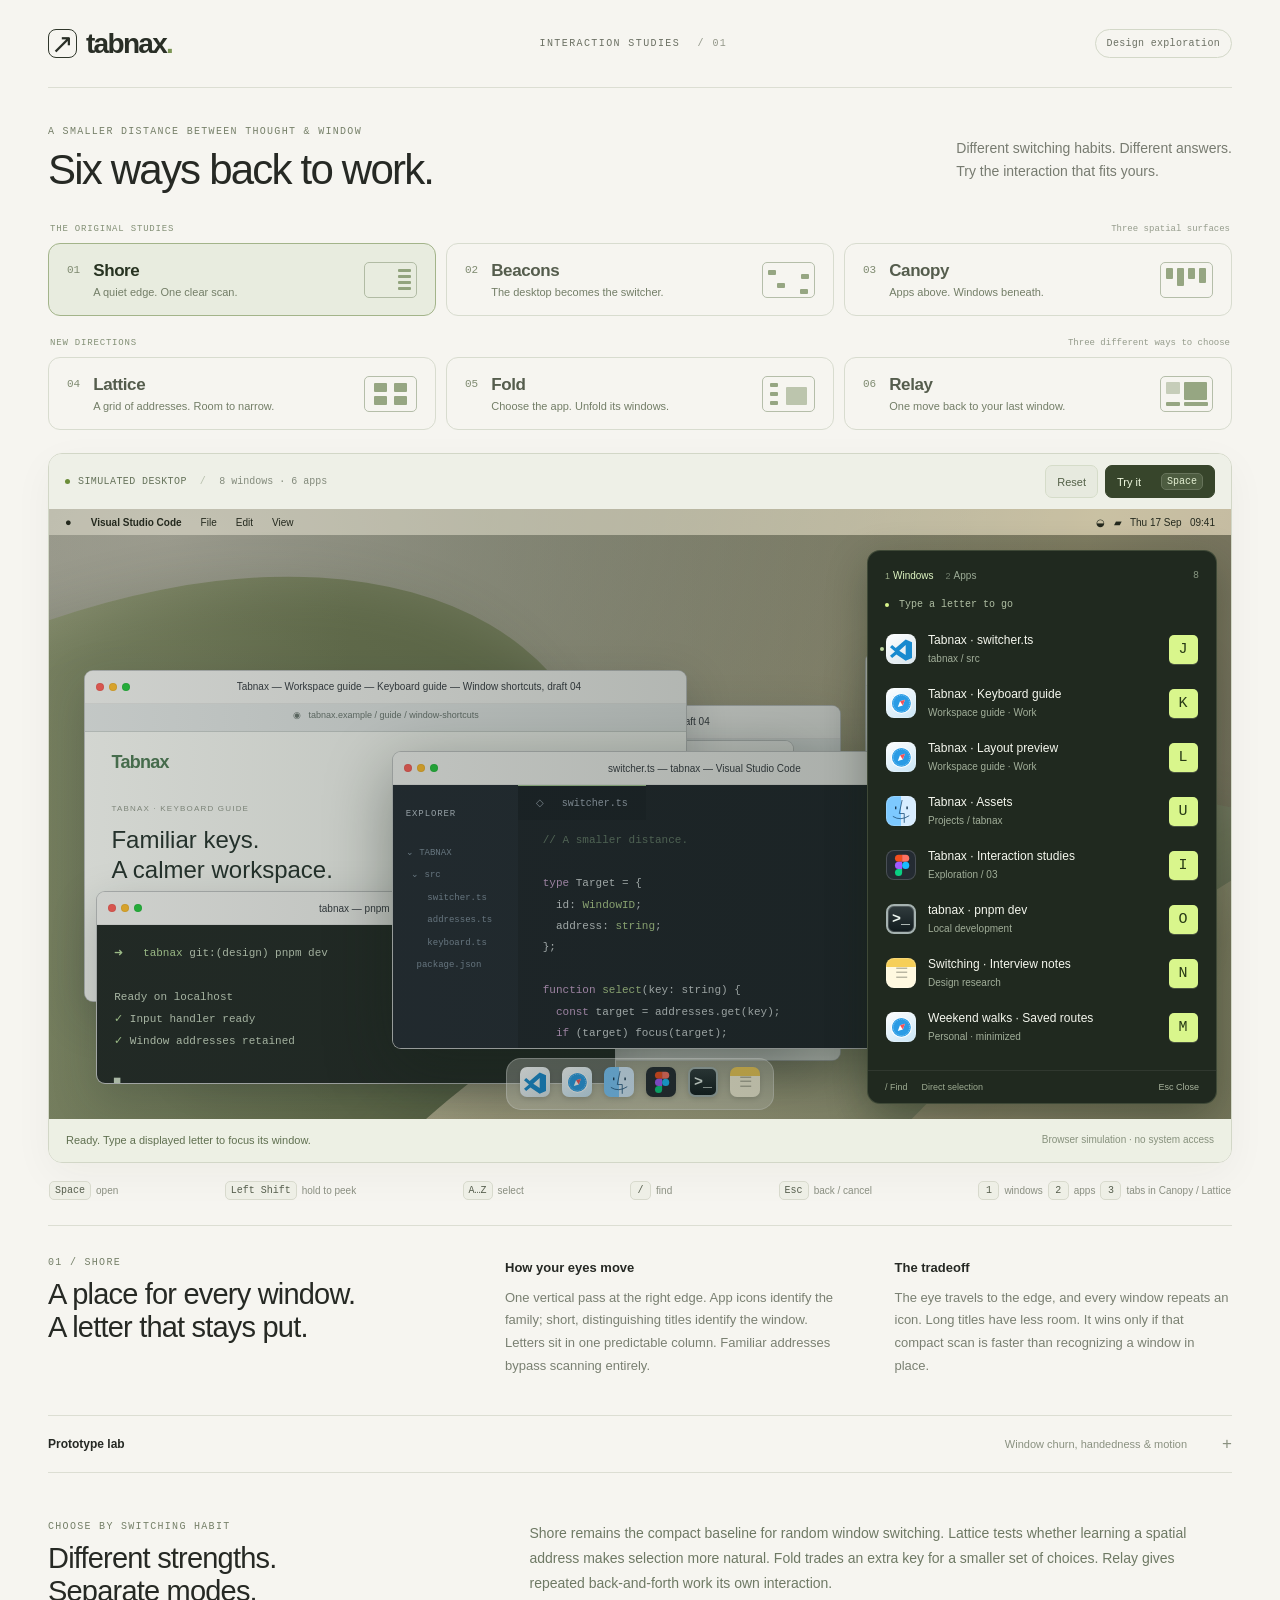
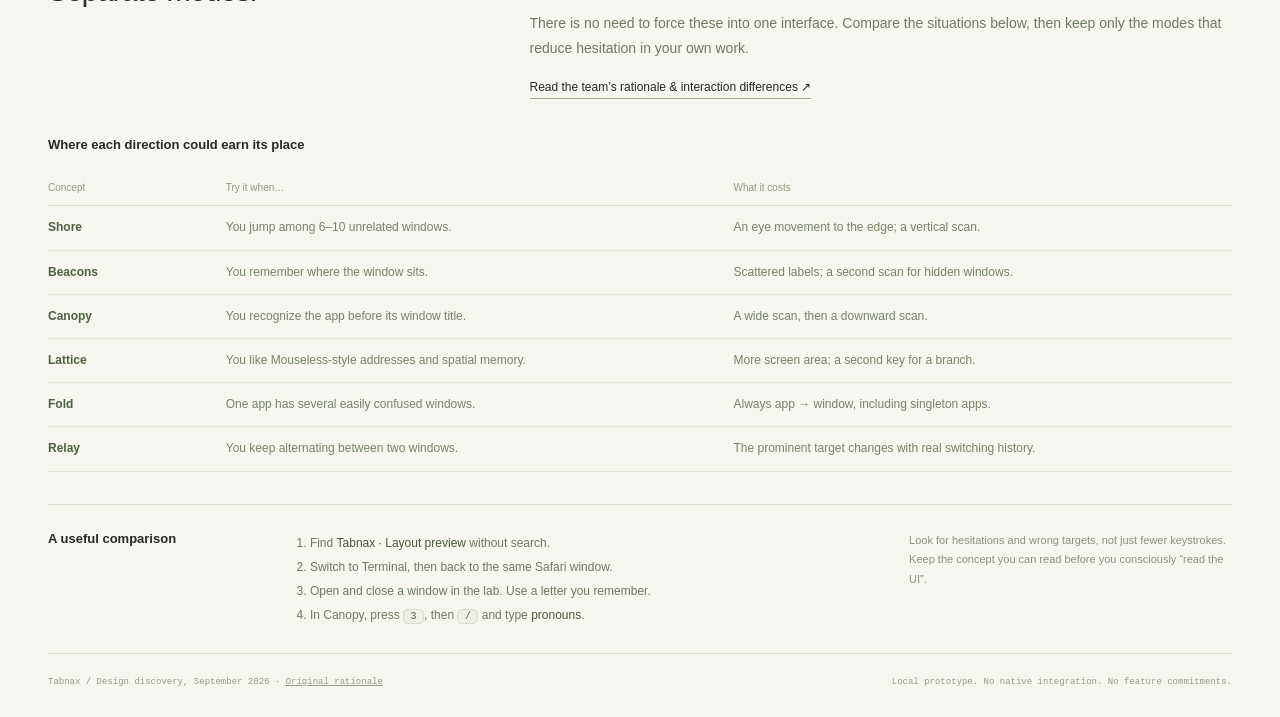
<file: design-exploration/index.html>
<!doctype html>
<html lang="en">
<head>
  <meta charset="utf-8">
  <meta name="viewport" content="width=device-width,initial-scale=1">
  <meta name="color-scheme" content="light">
  <title>Tabnax — Six ways back to work</title>
  <link rel="icon" href="data:image/svg+xml,%3Csvg xmlns='http://www.w3.org/2000/svg' viewBox='0 0 32 32'%3E%3Crect width='32' height='32' rx='8' fill='%23202720'/%3E%3Cpath d='M8 24 24 8M10 8h14v14' fill='none' stroke='%23d9f68c' stroke-width='2'/%3E%3C/svg%3E">
  <link rel="stylesheet" href="styles.css">
  <link rel="stylesheet" href="lattice.css">
  <link rel="stylesheet" href="fold.css">
  <link rel="stylesheet" href="relay.css">
</head>
<body>
  <main class="gallery">
    <header class="masthead"><a class="wordmark" href="./index.html" aria-label="Tabnax design exploration"><span class="brand-mark">↗</span> tabnax<span class="wordmark-dot">.</span></a><div>INTERACTION STUDIES <span class="edition">/ 01</span></div><span class="status-tag">Design exploration</span></header>
    <section class="intro"><div><p class="eyebrow">A SMALLER DISTANCE BETWEEN THOUGHT & WINDOW</p><h1>Six ways back to work.</h1></div><p>Different switching habits. Different answers.<br>Try the interaction that fits yours.</p></section>

    <div class="collection-label"><span>THE ORIGINAL STUDIES</span><span>Three spatial surfaces</span></div>
    <nav class="concepts" aria-label="Design concepts">
      <button type="button" class="concept active" data-concept="shore" aria-pressed="true"><span class="concept-number">01</span><span><strong>Shore</strong><small>A quiet edge. One clear scan.</small></span><span class="mini mini-shore" aria-hidden="true"><i></i><i></i><i></i><i></i></span></button>
      <button type="button" class="concept" data-concept="beacons" aria-pressed="false"><span class="concept-number">02</span><span><strong>Beacons</strong><small>The desktop becomes the switcher.</small></span><span class="mini mini-beacons" aria-hidden="true"><i></i><i></i><i></i><i></i></span></button>
      <button type="button" class="concept" data-concept="canopy" aria-pressed="false"><span class="concept-number">03</span><span><strong>Canopy</strong><small>Apps above. Windows beneath.</small></span><span class="mini mini-canopy" aria-hidden="true"><i></i><i></i><i></i><i></i></span></button>
    </nav>

    <div class="collection-label"><span>NEW DIRECTIONS</span><span>Three different ways to choose</span></div>
    <nav class="concepts additions" aria-label="Additional design concepts">
      <button type="button" class="concept" data-concept="lattice" aria-pressed="false"><span class="concept-number">04</span><span><strong>Lattice</strong><small>A grid of addresses. Room to narrow.</small></span><span class="mini mini-lattice" aria-hidden="true"><i></i><i></i><i></i><i></i></span></button>
      <button type="button" class="concept" data-concept="fold" aria-pressed="false"><span class="concept-number">05</span><span><strong>Fold</strong><small>Choose the app. Unfold its windows.</small></span><span class="mini mini-fold" aria-hidden="true"><i></i><i></i><i></i><i></i></span></button>
      <button type="button" class="concept" data-concept="relay" aria-pressed="false"><span class="concept-number">06</span><span><strong>Relay</strong><small>One move back to your last window.</small></span><span class="mini mini-relay" aria-hidden="true"><i></i><i></i><i></i><i></i></span></button>
    </nav>

    <section class="demo" aria-label="Interactive concept prototype">
      <div class="demo-toolbar"><div class="demo-label"><span class="live-dot"></span> SIMULATED DESKTOP <span class="toolbar-divider">/</span><span id="scene-label">8 windows · 6 apps</span></div><div class="demo-actions"><button type="button" id="reset">Reset</button><button type="button" class="primary" id="activate">Try it <kbd>Space</kbd></button></div></div>
      <div id="desktop" class="desktop shore" tabindex="0" role="region" aria-label="Simulated macOS desktop. Space opens the switcher, letters select, slash searches, Escape cancels." aria-describedby="keyboard-help">
        <div class="wallpaper" aria-hidden="true"><div class="wallpaper-fold one"></div><div class="wallpaper-fold two"></div><div class="wallpaper-fold three"></div></div>
        <div class="menubar" aria-hidden="true"><span class="apple">●</span><b id="menu-app">Visual Studio Code</b><span>File</span><span>Edit</span><span>View</span><span class="menu-right">◒ &nbsp; ▰ &nbsp; Thu 17 Sep &nbsp; 09:41</span></div>
        <div id="windows" class="windows" aria-hidden="true"></div>
        <div id="dock" class="dock" aria-hidden="true"></div>
        <div class="desktop-dim" aria-hidden="true"></div>
        <div id="switcher" class="switcher" aria-label="Tabnax switcher"></div>
        <div id="idle-hint" class="idle-hint"><span>Back in your flow.</span><small><kbd>Space</kbd> to switch again</small></div>
      </div>
      <div class="demo-bottom"><div id="feedback" role="status" aria-live="polite">Ready. Type a displayed letter to focus its window.</div><span>Browser simulation · no system access</span></div>
    </section>

    <div class="keyboard-help" id="keyboard-help"><span><kbd>Space</kbd> open</span><span><kbd id="hold-key">Left Shift</kbd> hold to peek</span><span><kbd>A…Z</kbd> select</span><span><kbd>/</kbd> find</span><span><kbd>Esc</kbd> back / cancel</span><span><kbd>1</kbd> windows <kbd>2</kbd> apps <kbd id="tabs-key">3</kbd><span id="tabs-key-label"> tabs in Canopy / Lattice</span></span><span id="concept-extra-key" hidden><kbd>Enter</kbd> previous window</span></div>

    <section class="concept-notes" aria-live="polite"><div><p class="eyebrow" id="concept-kicker">01 / SHORE</p><h2 id="concept-headline">A place for every window.<br>A letter that stays put.</h2></div><div><h3>How your eyes move</h3><p id="concept-scan"></p></div><div><h3>The tradeoff</h3><p id="concept-tradeoff"></p></div></section>

    <details class="lab"><summary><span>Prototype lab</span><span>Window churn, handedness & motion <span class="plus">+</span></span></summary><div class="lab-content">
      <div class="lab-column"><h3>Change the desktop</h3><label for="scenario">Window set</label><select id="scenario"><option value="8">Everyday · 8 windows</option><option value="6">Light · 6 windows</option><option value="10">Busy · 10 windows</option></select><div class="inline-controls"><button type="button" id="add-window">Open a window</button><button type="button" id="close-window">Close focused window</button></div><p>Try while the switcher is open. Existing letters stay assigned. Closed addresses retire until Reset.</p><div class="lab-readout" id="address-readout"></div></div>
      <div class="lab-column"><h3>Change the selection hand</h3><label for="hand">Alphabet</label><select id="hand"><option value="right">Right hand · J K L U I O N M H P</option><option value="left">Left hand · A S D F W E R C V Q</option><option value="custom">Custom alphabet…</option></select><div id="custom-controls" hidden><label for="custom-alphabet">6–12 unique letters, in comfort order</label><div class="inline-controls"><input id="custom-alphabet" value="jkluionmhp" maxlength="12" spellcheck="false" autocomplete="off"><button type="button" id="apply-alphabet">Apply</button></div><p id="alphabet-error" role="alert"></p></div><p id="alphabet-note">Left thumb opens; right hand selects. P is reserved for overflow: PJ, PK… No existing key must become a prefix.</p></div>
      <div class="lab-column"><h3>Try the edge cases</h3><label class="check-label"><input type="checkbox" id="reduce-motion"> Reduce motion</label><p id="motion-note">System reduced-motion preference is also respected.</p><button type="button" id="tab-experiment">Explore 28 Safari tabs ↗</button><p>Canopy and Lattice explore tabs: two-letter addresses, three browser windows, long titles and an explicit search mode.</p><p class="compact-warning">For spatial comparison, use a desktop-sized viewport. Compact screens stack Beacons labels.</p></div>
    </div></details>

    <section class="decision"><div><p class="eyebrow">CHOOSE BY SWITCHING HABIT</p><h2>Different strengths.<br>Separate modes.</h2></div><div><p>Shore remains the compact baseline for random window switching. Lattice tests whether learning a spatial address makes selection more natural. Fold trades an extra key for a smaller set of choices. Relay gives repeated back-and-forth work its own interaction.</p><p>There is no need to force these into one interface. Compare the situations below, then keep only the modes that reduce hesitation in your own work.</p><a href="ADDITIONAL-DIRECTIONS.md">Read the team’s rationale & interaction differences ↗</a></div></section>
    <div class="comparison-wrap"><table class="comparison"><caption>Where each direction could earn its place</caption><thead><tr><th>Concept</th><th>Try it when…</th><th>What it costs</th></tr></thead><tbody><tr><td>Shore</td><td>You jump among 6–10 unrelated windows.</td><td>An eye movement to the edge; a vertical scan.</td></tr><tr><td>Beacons</td><td>You remember where the window sits.</td><td>Scattered labels; a second scan for hidden windows.</td></tr><tr><td>Canopy</td><td>You recognize the app before its window title.</td><td>A wide scan, then a downward scan.</td></tr><tr><td>Lattice</td><td>You like Mouseless-style addresses and spatial memory.</td><td>More screen area; a second key for a branch.</td></tr><tr><td>Fold</td><td>One app has several easily confused windows.</td><td>Always app → window, including singleton apps.</td></tr><tr><td>Relay</td><td>You keep alternating between two windows.</td><td>The prominent target changes with real switching history.</td></tr></tbody></table></div>
    <section class="try-sequence"><h3>A useful comparison</h3><ol><li>Find <strong>Tabnax · Layout preview</strong> without search.</li><li>Switch to Terminal, then back to the same Safari window.</li><li>Open and close a window in the lab. Use a letter you remember.</li><li>In Canopy, press <kbd>3</kbd>, then <kbd>/</kbd> and type <strong>pronouns</strong>.</li></ol><p>Look for hesitations and wrong targets, not just fewer keystrokes. Keep the concept you can read before you consciously “read the UI”.</p></section>
    <footer><span>Tabnax / Design discovery, September 2026 · <a href="DESIGN-NOTES.md">Original rationale</a></span><span>Local prototype. No native integration. No feature commitments.</span></footer>
  </main>
  <script src="lattice.js"></script>
  <script src="fold.js"></script>
  <script src="relay.js"></script>
  <script src="app.js"></script>
</body>
</html>
</file>
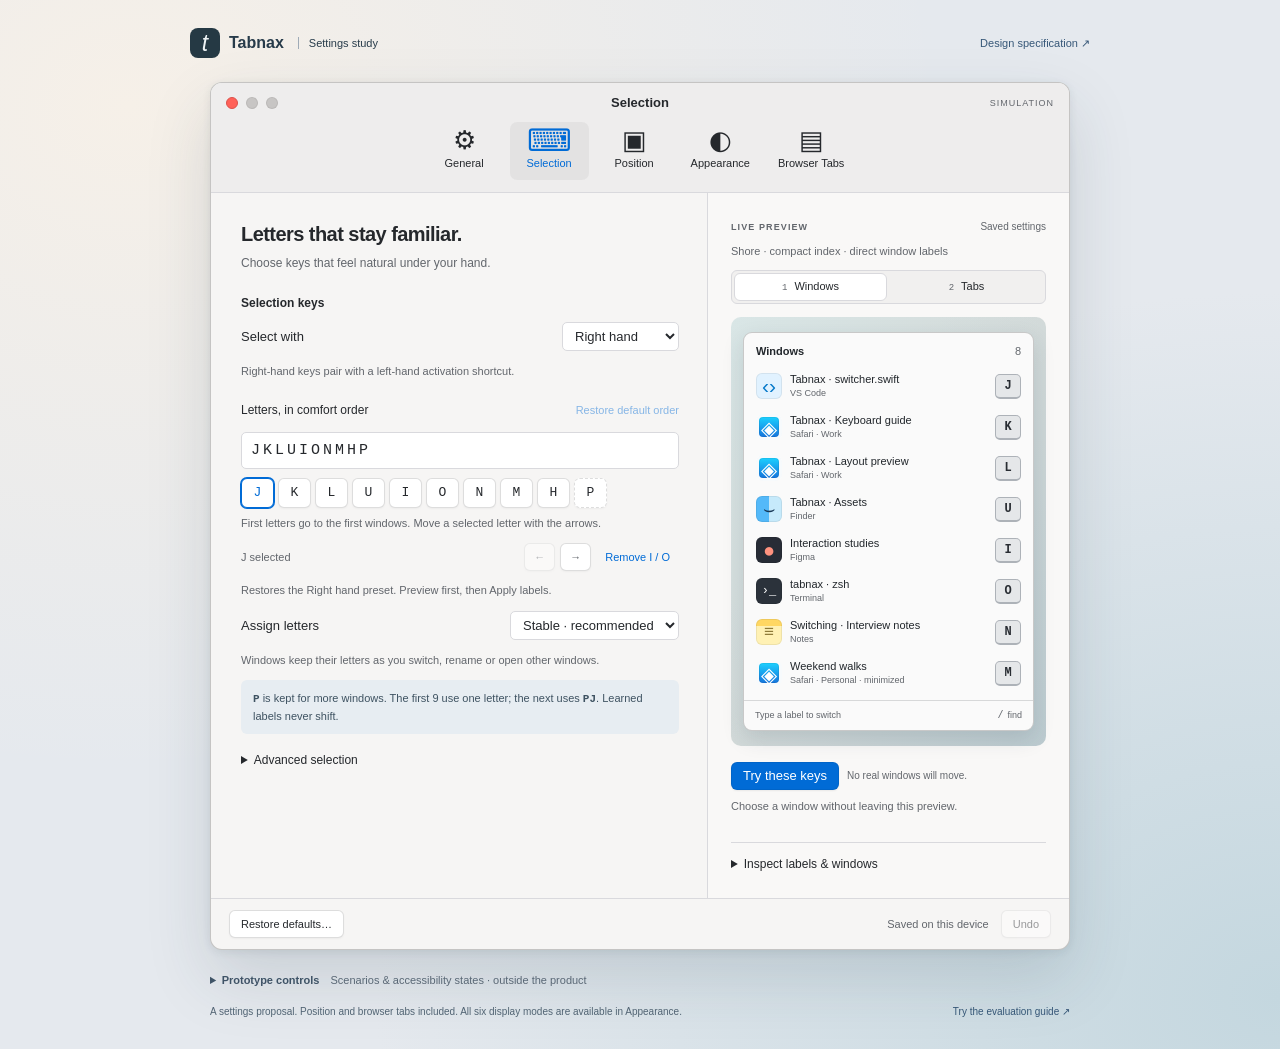
<file: settings-exploration/index.html>
<!doctype html>
<html lang="en"><head><meta charset="utf-8"><meta name="viewport" content="width=device-width,initial-scale=1"><meta name="color-scheme" content="light dark"><title>Tabnax · Settings study</title><link rel="icon" href="data:,"><link rel="stylesheet" href="styles.css"></head>
<body>
<header class="study"><a class="brand" href="../design-exploration/tabnax-gallery.html"><span class="brand-mark">t</span> Tabnax <span class="study-tag">Settings study</span></a><a href="SPECIFICATION.md">Design specification ↗</a></header>
<main class="mac-window" aria-label="Tabnax settings simulation">
  <header class="titlebar"><div class="traffic" aria-hidden="true"><i></i><i></i><i></i></div><div id="window-title">Selection</div><span class="sim-label">SIMULATION</span></header>
  <nav class="toolbar" aria-label="Settings panes">
    <button data-pane="general" aria-pressed="false"><span class="toolbar-icon">⚙</span>General</button>
    <button data-pane="selection" aria-pressed="true"><span class="toolbar-icon keyboard-icon">⌨</span>Selection</button>
    <button data-pane="position" aria-pressed="false"><span class="toolbar-icon">▣</span>Position</button>
    <button data-pane="appearance" aria-pressed="false"><span class="toolbar-icon">◐</span>Appearance</button>
    <button data-pane="tabs" aria-pressed="false"><span class="toolbar-icon">▤</span>Browser Tabs</button>
  </nav>
  <div class="content">
    <div class="settings-column">
    <section id="pane-general" class="pane" hidden aria-labelledby="general-heading">
      <h1 id="general-heading">Ready when you are.</h1><p class="lede">Open Tabnax, type a letter, get back to work.</p>
      <h2>Activation</h2>
      <div class="setting-row"><label for="record">Open switcher</label><button id="record" class="shortcut">⌃ ⌥ Space</button></div>
      <p id="shortcut-help" class="help">Suggested shortcut. Check it alongside Mouseless.</p><button id="reset-shortcut" class="text-button scoped-reset">Use suggested shortcut</button><p id="shortcut-error" class="error" role="alert"></p>
      <div class="setting-row"><label for="activation">Behavior</label><select id="activation"><option value="latch">Press to open</option><option value="hold">Hold to show</option></select></div>
      <p id="activation-help" class="help">Release the shortcut, then type. Escape cancels.</p>
      <details><summary>Shortcut details</summary><div class="setting-row"><label for="modifier-side">Modifier side</label><select id="modifier-side"><option value="either">Either side</option><option value="left">Left only</option><option value="right">Right only</option></select></div><p class="help">Side-specific capture is a native design contract. The browser cannot register a global shortcut.</p><p class="help">Modifier-only taps remain an optional native experiment. Mouseless uses left Command tap by default.</p></details>
      <h2>Windows</h2>
      <label class="check"><input id="minimized" type="checkbox">Include minimized windows</label>
      <label class="check"><input id="hidden" type="checkbox">Include windows of hidden apps</label>
      <p class="help">User-facing windows only. Availability across Spaces must be verified in the native app.</p>
      <h2>Startup & access</h2>
      <label class="check"><input id="login" type="checkbox">Launch at login</label>
      <div class="permission"><span class="permission-icon" aria-hidden="true">◈</span><div><strong>Accessibility</strong><p id="permission-status">Not checked in this prototype</p></div><button id="permission-info">Details…</button></div>
      <p class="help">Used to read window names and select a window. No screen images are needed.</p>
    </section>
    <section id="pane-selection" class="pane" aria-labelledby="selection-heading">
      <h1 id="selection-heading">Letters that stay familiar.</h1><p class="lede">Choose keys that feel natural under your hand.</p>
      <h2>Selection keys</h2>
      <div class="setting-row"><label for="hand">Select with</label><select id="hand"><option value="right">Right hand</option><option value="left">Left hand</option><option value="both">Both hands</option><option value="custom">Custom order</option></select></div>
      <p class="help">Right-hand keys pair with a left-hand activation shortcut.</p>
      <div class="field-heading"><label class="field-label" for="alphabet">Letters, in comfort order</label><button id="reset-alphabet" class="text-button" aria-describedby="alphabet-reset-help">Restore default order</button></div>
      <input id="alphabet" class="alphabet" type="text" spellcheck="false" autocomplete="off" aria-describedby="alphabet-help alphabet-error">
      <div id="letter-order" class="letter-order" aria-label="Alphabet order"></div>
      <p id="alphabet-help" class="help">First letters go to the first windows. Move a selected letter with the arrows.</p>
      <div class="reorder"><span id="selected-letter">J selected</span><button id="move-left" aria-label="Move selected letter earlier">←</button><button id="move-right" aria-label="Move selected letter later">→</button><button id="remove-ambiguous" class="text-button">Remove I / O</button></div>
      <p id="alphabet-reset-help" class="help">Restores the Right hand preset. Preview first, then Apply labels.</p>
      <p id="alphabet-error" class="error" role="alert"></p>
      <div class="setting-row"><label for="policy">Assign letters</label><select id="policy"><option value="stable">Stable · recommended</option><option value="mnemonic">Name initials first</option><option value="pairs">Always two letters</option></select></div>
      <p id="policy-help" class="help"></p>
      <div id="overflow-note" class="inline-note"></div>
      <details id="advanced"><summary>Advanced selection</summary>
        <div class="setting-row"><label for="key-mode">Keys follow</label><select id="key-mode"><option value="physical">Physical positions</option><option value="characters">Typed characters</option></select></div><p class="help">The sandbox uses A–Z key positions. Native layout mapping is unverified.</p>
        <div class="pin-heading">Pin a target label <span>Optional study</span></div>
        <label class="sr-only" for="pin-target">Target to pin</label><select id="pin-target"></select>
        <div class="pin-entry"><input id="pin-code" maxlength="4" aria-label="Pinned label" placeholder="Free label, e.g. H" autocomplete="off"><button id="pin">Pin label</button></div><p id="pin-error" class="error" role="alert"></p><p class="help">Pins last for this address session. Used labels and prefixes cannot be taken from another target.</p>
        <button id="reset-labels">Reset label assignments…</button>
      </details>
      <div id="draft-bar" class="draft-bar" hidden><strong id="draft-summary"></strong><p id="draft-help">Preview only. Applying starts a new address session.</p><div><button id="discard">Discard</button><button id="apply" class="primary">Apply labels</button></div></div>
    </section>
    <section id="pane-position" class="pane" hidden aria-labelledby="position-heading">
      <h1 id="position-heading">Right where you expect it.</h1><p class="lede">Give the switcher a familiar place on your screen.</p>
      <h2>Display</h2><p id="position-mode" class="help"></p>
      <div class="setting-row"><label for="position-display">Show on</label><select id="position-display"><option value="focused">Display with active window</option><option value="pointer">Display with pointer</option><option value="main">Main display</option></select></div>
      <p class="help">Choose the display when you open Tabnax. It stays there until you finish switching.</p>
      <h2>Position on screen</h2>
      <div class="anchor-picker" role="group" aria-label="Switcher position">
        <button data-anchor="top-left" aria-label="Top left" title="Top left">↖</button><button data-anchor="top-center" aria-label="Top center" title="Top center">↑</button><button data-anchor="top-right" aria-label="Top right" title="Top right">↗</button>
        <button data-anchor="middle-left" aria-label="Middle left" title="Middle left">←</button><button data-anchor="middle-center" aria-label="Center" title="Center">•</button><button data-anchor="middle-right" aria-label="Middle right" title="Middle right">→</button>
        <button data-anchor="bottom-left" aria-label="Bottom left" title="Bottom left">↙</button><button data-anchor="bottom-center" aria-label="Bottom center" title="Bottom center">↓</button><button data-anchor="bottom-right" aria-label="Bottom right" title="Bottom right">↘</button>
      </div>
      <p id="position-summary" class="position-summary" role="status">Middle right</p>
      <div class="setting-row"><label for="position-inset">Space from screen edges</label><output id="inset-value" for="position-inset">24 pt</output></div>
      <input id="position-inset" class="inset-range" type="range" min="12" max="64" step="4" value="24" aria-describedby="position-help">
      <p id="position-help" class="help">Keeps the switcher clear of the menu bar and Dock. Centered axes stay centered.</p>
      <div id="mode-position-note" class="inline-note"></div>
      <button id="position-reset">Use default position</button>
      <p class="help">Saved immediately. Moving the switcher never changes its letters.</p>
    </section>
    <section id="pane-tabs" class="pane" hidden aria-labelledby="tabs-heading">
      <h1 id="tabs-heading">Go straight to the tab.</h1><p class="lede">Browser tabs, in the same keyboard-first switcher.</p>
      <label class="check"><input id="tabs-enabled" type="checkbox">Include browser tabs</label>
      <p class="help">Windows and tabs have separate views and keep their own labels.</p>
      <div class="setting-row"><label for="tabs-range">Show tabs from</label><select id="tabs-range"><option value="all">All included browsers</option><option value="browser">Active browser</option><option value="window">Active browser window</option></select></div>
      <div class="setting-row"><label for="default-scope">Open switcher to</label><select id="default-scope"><option value="windows">Windows</option><option value="tabs">Browser tabs</option></select></div>
      <p id="tabs-range-help" class="help">The preview includes Arc, Zen, Safari, Chrome, Firefox, Edge and Brave.</p>
      <h2>Your browsers</h2>
      <div class="setting-row"><label for="browser-selection">Use tabs from</label><select id="browser-selection"><option value="automatic">All available browsers</option><option value="selected">Choose browsers…</option></select></div>
      <p class="help">Tabnax will find supported browsers automatically. If access is needed, setup will guide you through it.</p>
      <p id="browser-selection-status" class="help" role="status"></p>
      <div id="primary-browsers"></div>
      <details id="more-browsers"><summary>More browsers · Firefox, Edge &amp; Brave</summary><div id="additional-browsers"></div></details>
      <p class="help">Sample browsers only. This preview does not detect or connect to installed browsers.</p>
      <h2>Easy to recognize</h2>
      <p class="help">Each result keeps its title, browser and window or workspace context. Two-letter labels stay stable when titles change or tabs move.</p>
      <p class="help">Private tabs are excluded. Tab titles are used for switching, not saved as browsing history.</p>
      <button id="preview-tabs" class="primary">Preview sample tabs</button>
    </section>
    <section id="pane-appearance" class="pane" hidden aria-labelledby="appearance-heading">
      <h1 id="appearance-heading">Quiet, with a clear next key.</h1><p class="lede">A familiar surface. Just enough emphasis to act.</p>
      <h2>Display mode</h2><div class="setting-row"><label for="display-mode">Show windows as</label><select id="display-mode"><option value="shore">Shore · compact index</option><option value="beacons">Beacons · window plaques</option><option value="canopy">Canopy · app groups</option><option value="lattice">Lattice · address grid</option><option value="fold">Fold · app then window</option><option value="relay">Relay · return pair</option></select></div>
      <p id="mode-description" class="help"></p><p id="mode-error" class="error" role="status"></p><p class="help">All modes share themes, selection keys and browser choices. Each remembers its own position.</p>
      <h2>Appearance</h2><fieldset class="segments"><legend class="sr-only">Appearance</legend><label><input name="appearance" type="radio" value="system"><span>System</span></label><label><input name="appearance" type="radio" value="light"><span>Light</span></label><label><input name="appearance" type="radio" value="dark"><span>Dark</span></label></fieldset>
      <h2>Theme</h2><div class="presets" role="group" aria-label="Theme presets"><button data-theme="graphite"><i class="swatch graphite"></i>macOS</button><button data-theme="tabnax"><i class="swatch tabnax"></i>Tabnax</button><button data-theme="sage"><i class="swatch sage"></i>Sage</button><button data-theme="iris"><i class="swatch iris"></i>Iris</button></div><p id="theme-description" class="help">Native neutral surfaces, with familiar Mac blue selection.</p>
      <details id="customize-theme"><summary>Customize this theme…</summary>
        <p id="custom-mode" class="help">Editing Light appearance</p>
        <div class="color-row"><label for="custom-key-color">Key color</label><code id="key-color-value"></code><input id="custom-key-color" type="color" aria-describedby="color-help"><button id="reset-key-color" class="text-button" aria-label="Restore default key color">Reset</button></div>
        <div class="color-row"><label for="custom-selection-color">Selection color</label><code id="selection-color-value"></code><input id="custom-selection-color" type="color" aria-describedby="color-help"><button id="reset-selection-color" class="text-button" aria-label="Restore default selection color">Reset</button></div>
        <p id="color-help" class="help">Letter color adjusts automatically for readability. Selection colors are kept visible against the surface.</p>
        <p id="theme-contrast" class="help" role="status"></p>
        <button id="reset-theme">Reset this theme</button>
        <p class="help">Reset restores both appearances of this preset. Your other themes are kept.</p>
      </details>
      <div class="setting-row"><label for="label-size">Label size</label><select id="label-size"><option value="standard">Standard</option><option value="large">Large</option><option value="extra">Extra large</option></select></div>
      <label class="check"><input id="strong-labels" type="checkbox">Stronger label outlines</label>
      <p class="help">System Increase Contrast takes priority. Reduce Motion and Reduce Transparency are always respected.</p>
      <div class="appearance-note"><span aria-hidden="true">◐</span><p>Theme changes appear immediately.<br>Theme changes keep labels and window order.</p></div>
    </section>
    </div>
    <aside class="preview-column" aria-label="Live switcher preview">
      <div class="preview-heading"><span>LIVE PREVIEW</span><span id="preview-state">Saved settings</span></div>
      <div id="position-preview" class="position-preview" hidden>
        <div class="display-strip" aria-label="Simulated displays"><div id="display-main" class="display-mini"><span>Main</span><i>▰</i></div><div id="display-external" class="display-mini"><span>External</span><i>▰</i></div></div>
        <div id="position-desktop" class="position-desktop" role="img" aria-label="Simulated switcher position"><span class="mini-menubar">Tabnax <span>◷</span></span><div class="mini-work-window"></div><div id="position-mini-switcher" class="position-mini-switcher"><b>Windows</b><span>▧ &nbsp; Tabnax <kbd>J</kbd></span><span>◈ &nbsp; Tabnax <kbd>K</kbd></span><span>◈ &nbsp; Preview <kbd>L</kbd></span><span>▧ &nbsp; Assets <kbd>U</kbd></span></div><div class="mini-dock">▧ ◈ ▧ ▤</div></div>
        <p id="position-caption" class="help"></p>
      </div>
      <p id="mode-preview-note" class="help mode-preview-note"></p>
      <div class="preview-scope" role="group" aria-label="Preview scope"><button id="scope-windows" aria-pressed="true"><kbd>1</kbd> Windows</button><button id="scope-tabs" aria-pressed="false"><kbd>2</kbd> Tabs</button></div>
      <div class="preview-wallpaper">
        <div class="preview-surface" id="preview-surface" tabindex="0" aria-label="Simulated switcher. Press Space to open, then type a label. Escape cancels.">
          <div class="switcher-heading"><span id="scope-name">Windows</span><span id="window-count">8</span></div>
          <div id="search-box" class="search-box" hidden><label class="sr-only" for="search">Find a window</label><input id="search" placeholder="Find a window…" autocomplete="off"><span>esc</span></div>
          <div id="targets" class="targets"></div>
          <div class="switcher-foot"><span id="sequence-hint">Type a label to switch</span><kbd>/</kbd><span>find</span></div>
        </div>
      </div>
      <div class="try-row"><button id="try" class="primary">Try these keys</button><button id="cancel-try" hidden>Stop</button><span id="try-instruction">No real windows will move.</span></div>
      <p id="selection-result" class="selection-result" role="status" aria-live="polite">Choose a window without leaving this preview.</p>
      <details class="inventory"><summary>Inspect labels & windows</summary><div id="inventory"></div><button id="add-window">＋ Add a window</button><p id="held-labels" class="help"></p></details>
    </aside>
  </div>
  <footer class="window-footer"><button id="restore">Restore defaults…</button><span id="save-status" role="status">Saved on this device</span><button id="undo" disabled>Undo</button></footer>
</main>
<details class="test-controls"><summary>Prototype controls <span>Scenarios & accessibility states · outside the product</span></summary><div class="harness">
  <label>Dataset<select id="dataset"><option value="6">6 windows</option><option value="8" selected>8 windows</option><option value="10">10 windows</option><option value="tabs">48 browser tabs</option></select></label>
  <label>Sample active browser<select id="active-browser"><option value="arc">Arc · Work</option><option value="zen">Zen · Work</option><option value="safari">Safari · Work</option><option value="chrome">Chrome · Work</option><option value="firefox">Firefox · Work</option><option value="edge">Edge · Work</option><option value="brave">Brave · Work</option></select></label>
  <label>Legacy layout comparison<select id="layout"><option value="list">Compact list</option><option value="grid">Flat cells · comparison only</option></select></label>
  <label>System appearance<select id="system-appearance"><option value="auto">From browser</option><option value="light">Light</option><option value="dark">Dark</option></select></label>
  <label>Permission scenario<select id="permission-scenario"><option value="unknown">Not checked</option><option value="denied">Access denied</option><option value="revoked">Access revoked</option><option value="granted">Granted · simulated</option></select></label>
  <label class="check"><input id="simulate-contrast" type="checkbox">Simulate Increase Contrast</label><label class="check"><input id="simulate-focus-failure" type="checkbox">Simulate failed selection</label><label class="check"><input id="simulate-motion" type="checkbox">Simulate Reduce Motion</label>
  <p>Space opens this focused preview. Held Shift is a browser-only hold surrogate. The recorder stores a sample shortcut; it changes nothing in macOS. No permissions are requested.</p>
</div></details>
<footer class="study-footer"><span>A settings proposal. Position and browser tabs included. All six display modes are available in Appearance.</span><a href="EVALUATION.md">Try the evaluation guide ↗</a></footer>
<dialog id="dialog"><form method="dialog"><h2 id="dialog-title"></h2><p id="dialog-copy"></p><div id="dialog-extra"></div><div class="dialog-actions"><button value="cancel">Cancel</button><button id="dialog-confirm" value="confirm" class="primary">Continue</button></div></form></dialog>
<script src="model.js"></script><script src="modes.js"></script><script src="app.js"></script></body></html>
</file>
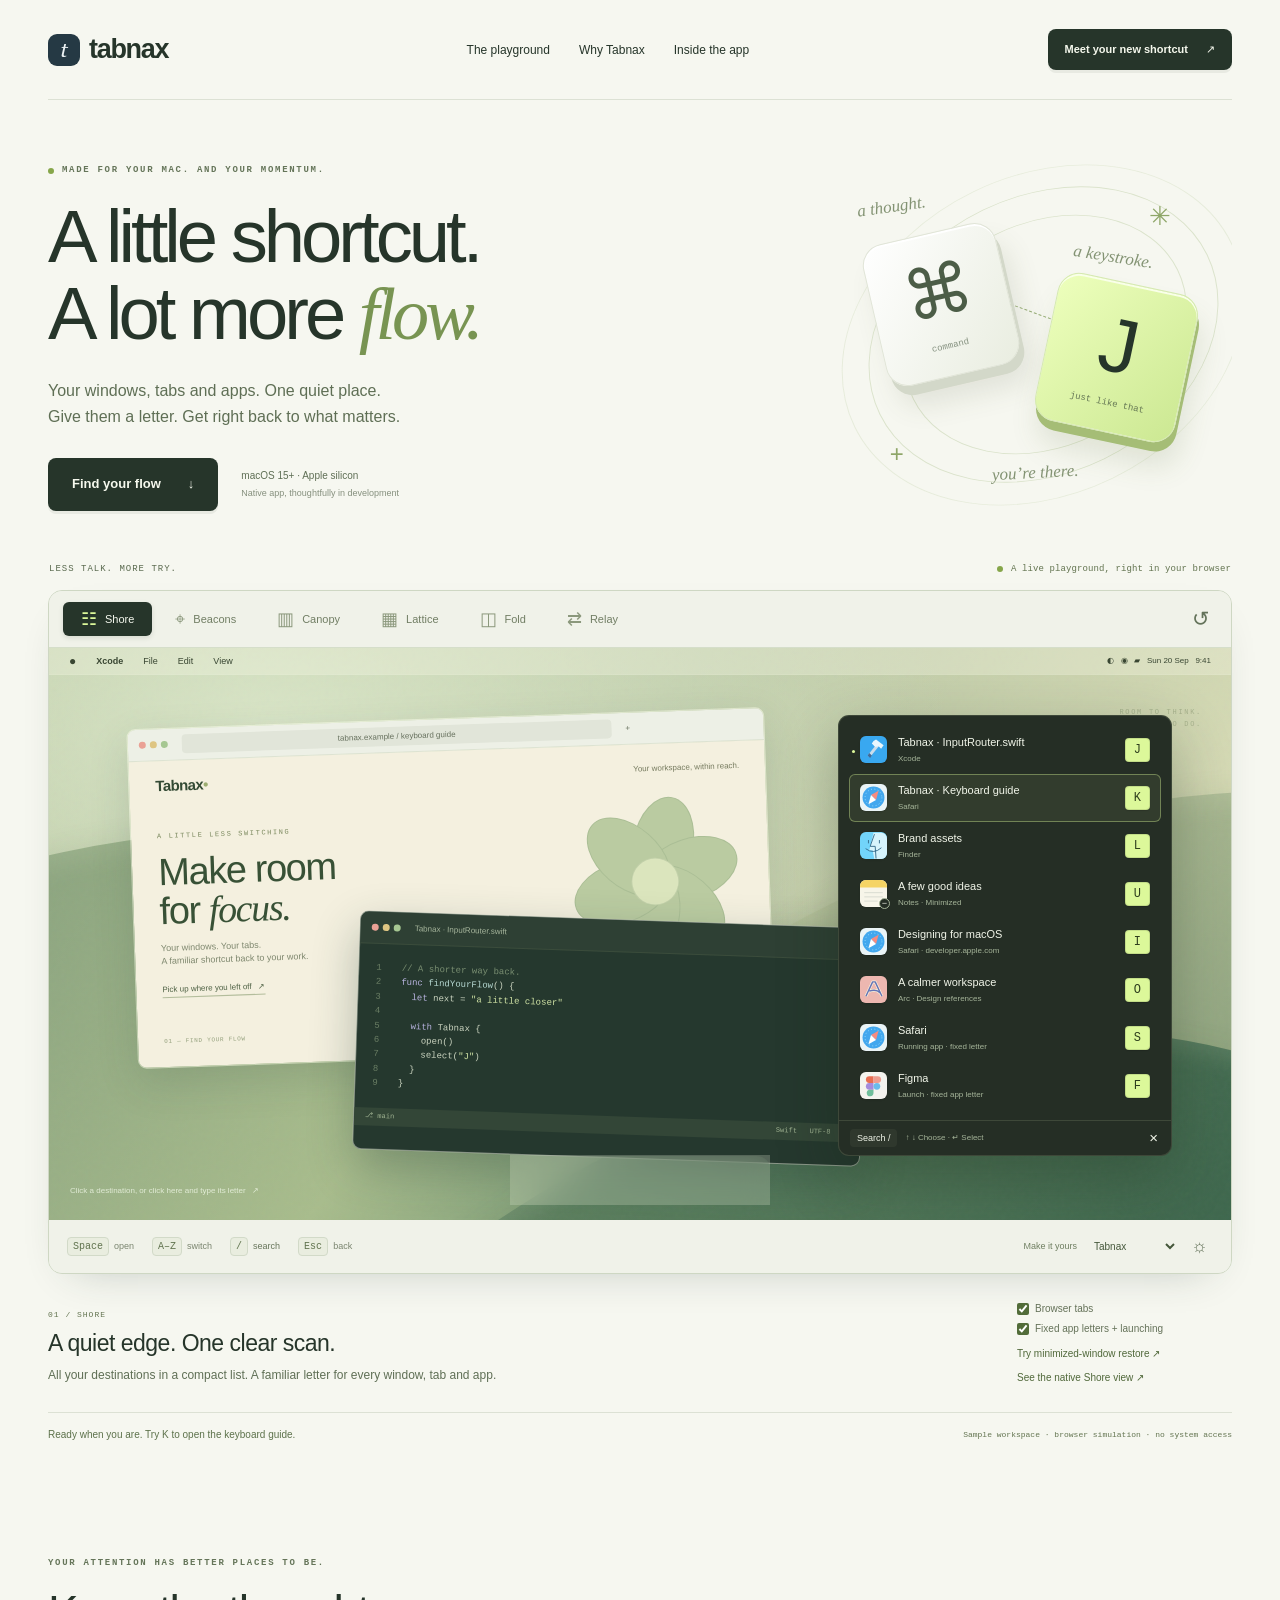
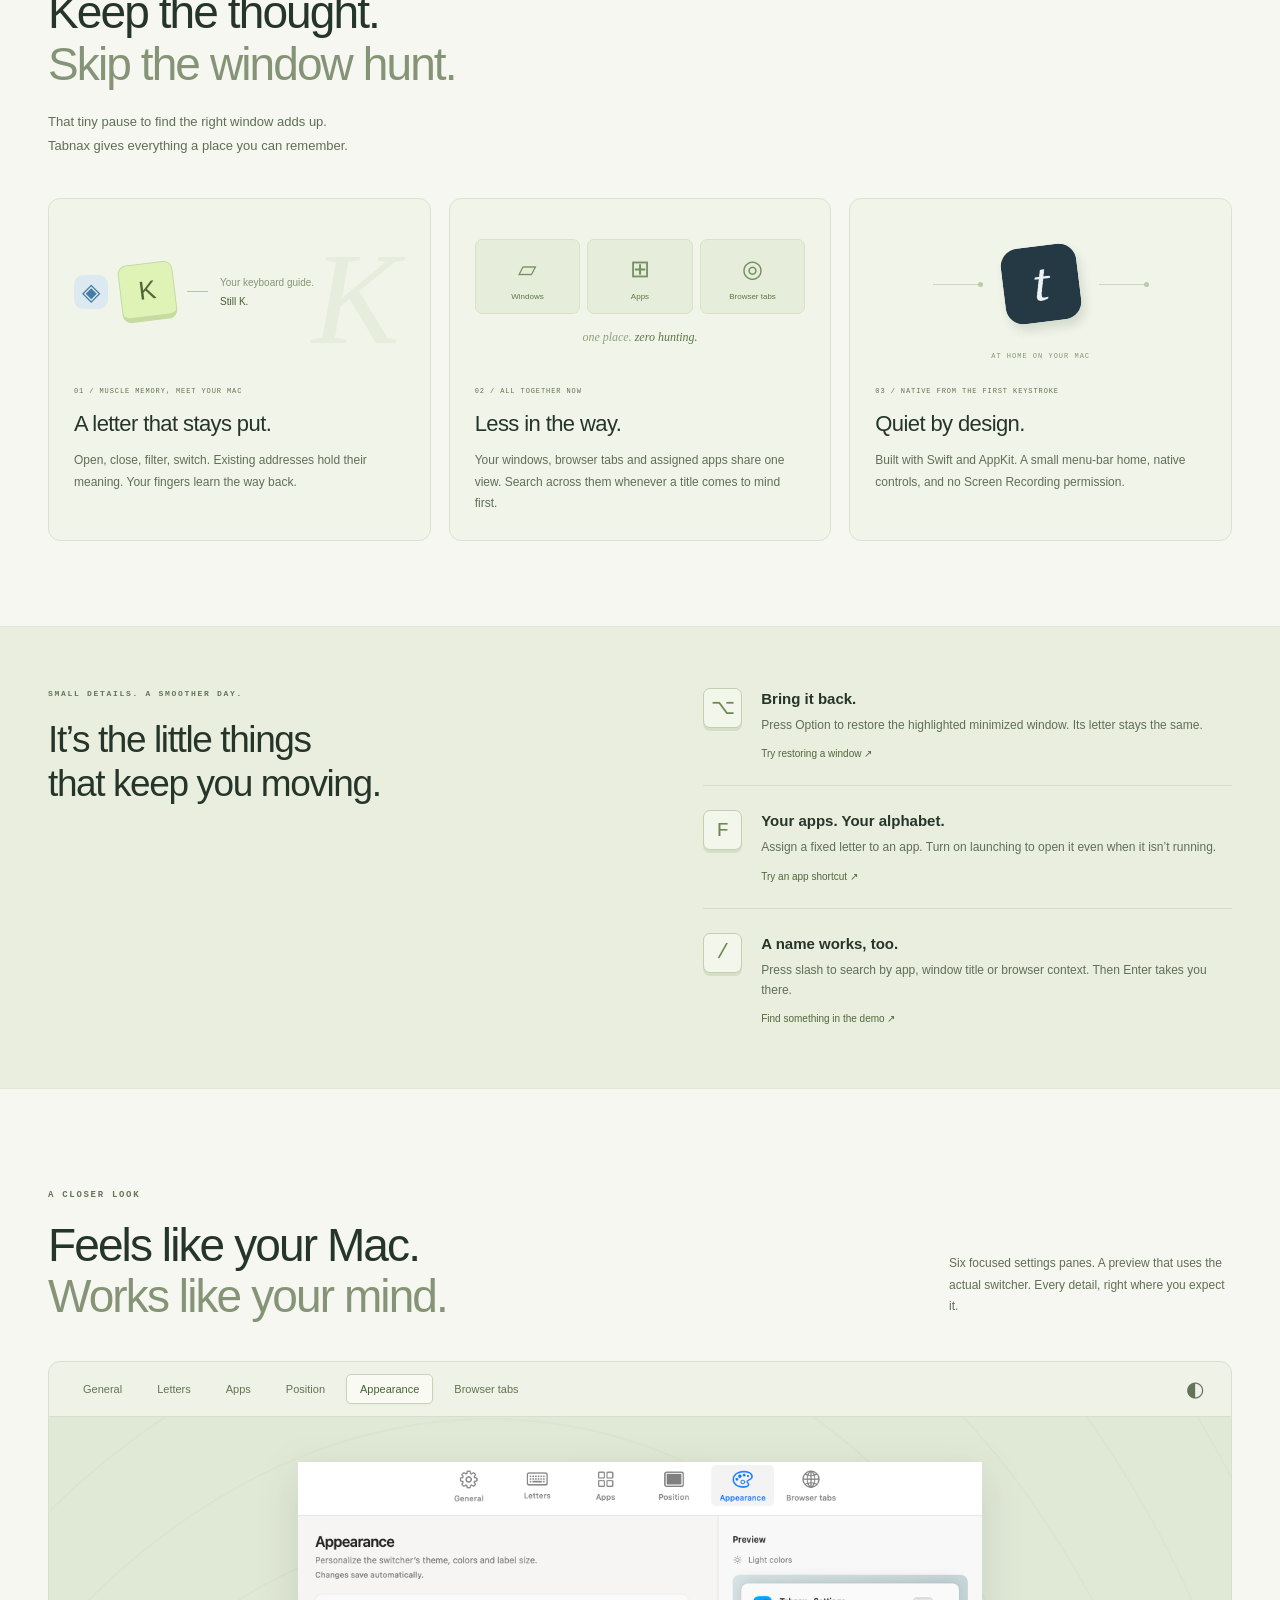
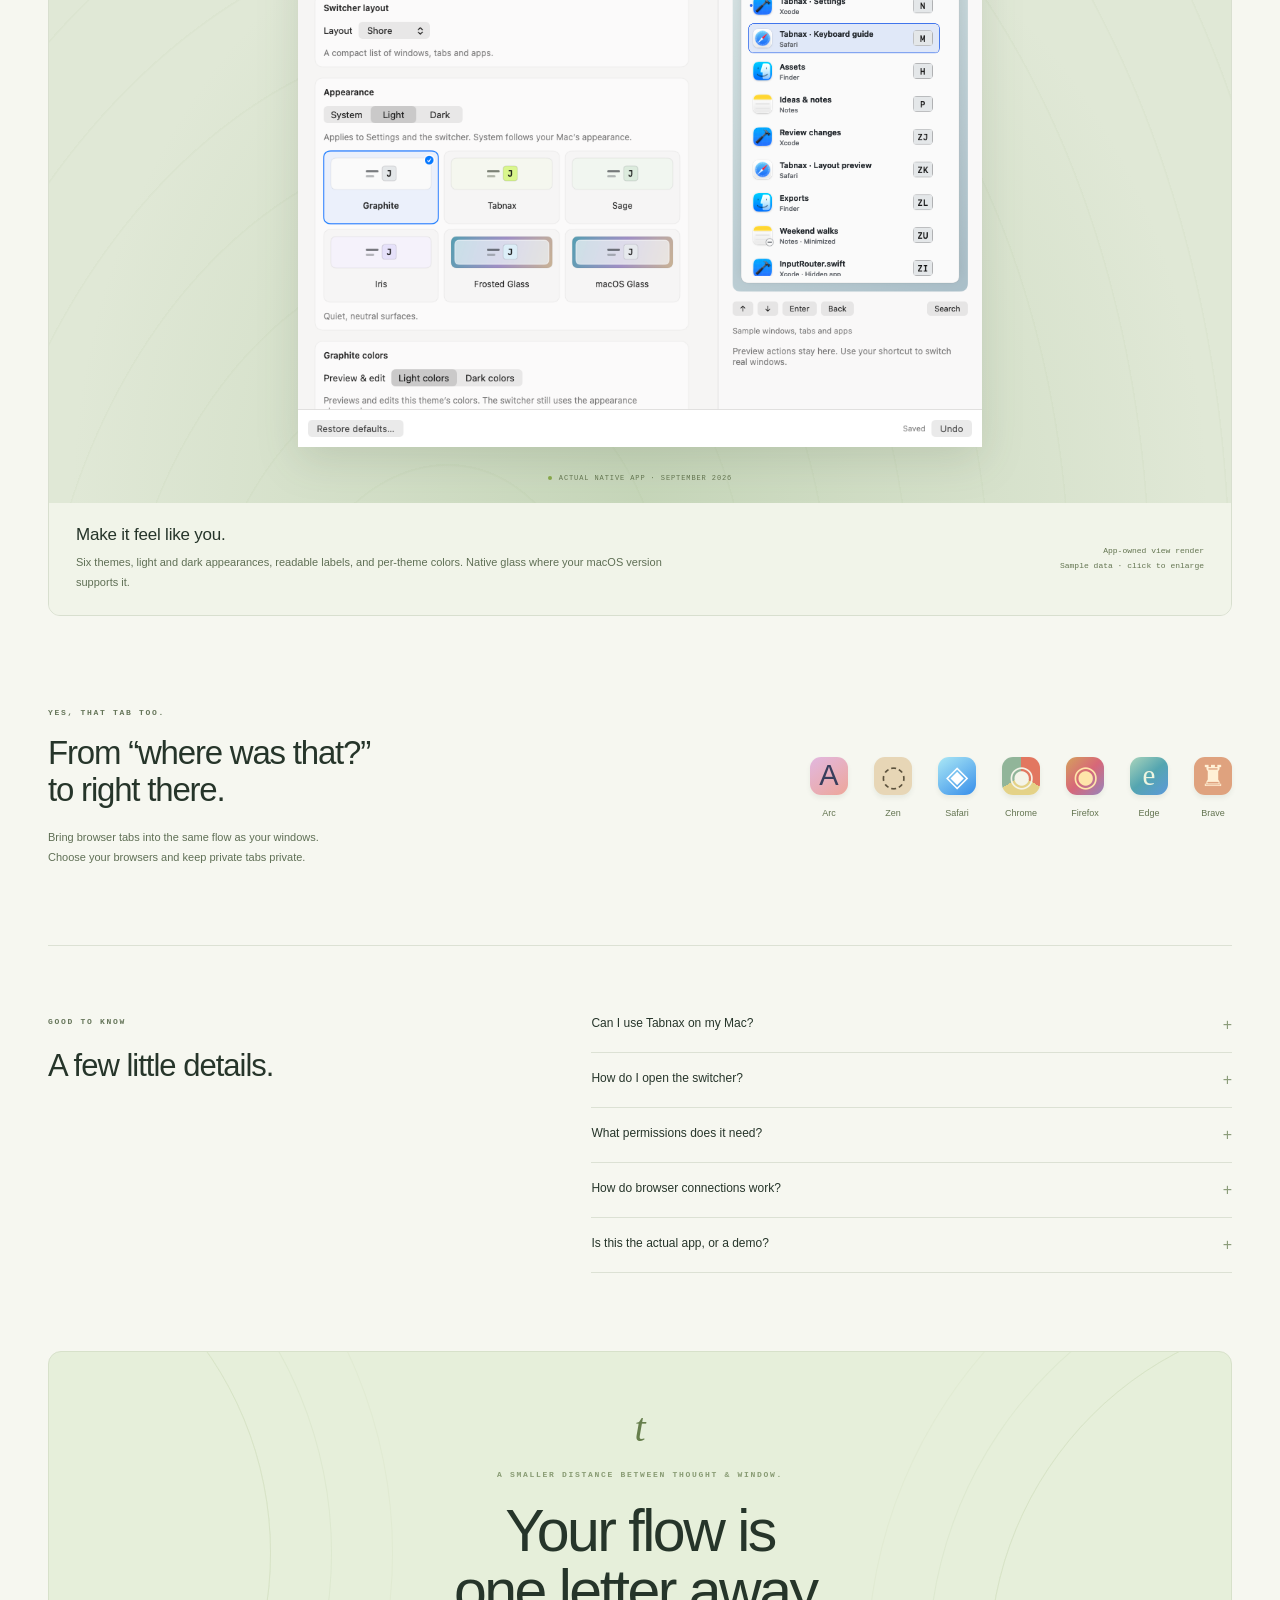
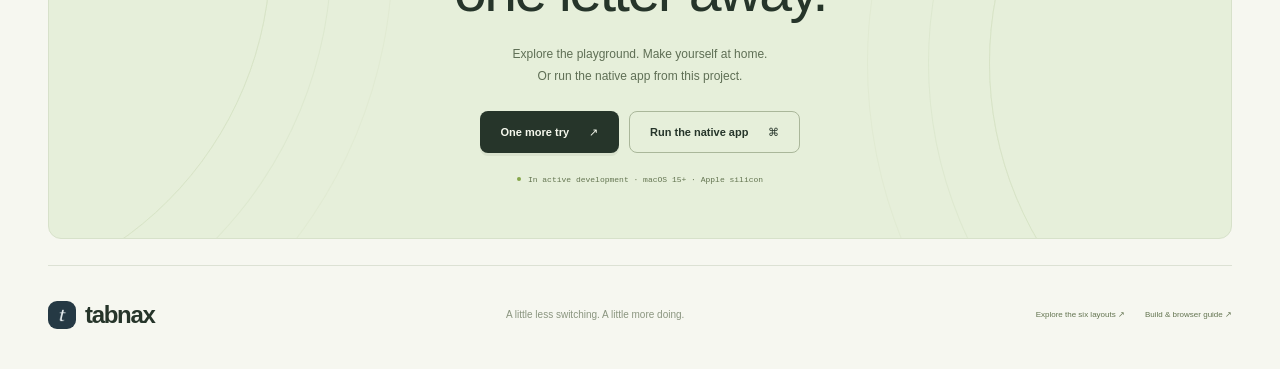
<file: website/index.html>
<!doctype html>
<html lang="en">
  <head>
    <meta charset="utf-8" />
    <meta name="viewport" content="width=device-width, initial-scale=1" />
    <meta name="theme-color" content="#f6f7f0" />
    <meta
      name="description"
      content="A little shortcut. A lot more flow. Tabnax brings your Mac’s windows, browser tabs and apps together, with stable letters and six ways to switch. Try the interactive demo."
    />
    <title>Tabnax — A little shortcut. A lot more flow.</title>
    <link rel="icon" href="assets/tabnax-icon.png" type="image/png" />
    <link rel="stylesheet" href="styles.css" />
    <script src="app.js?v=tabnax-samples" defer></script>
  </head>
  <body>
    <a class="skip-link" href="#main">Skip to content</a>
    <header class="site-header wrap">
      <a class="wordmark" href="#" aria-label="Tabnax home"
        ><img
          src="assets/tabnax-icon.png"
          width="32"
          height="32"
          alt=""
        />tabnax</a
      >
      <nav aria-label="Main navigation">
        <a href="#playground">The playground</a
        ><a href="#features">Why Tabnax</a><a href="#inside">Inside the app</a>
      </nav>
      <a class="button button-small button-dark" href="#get-started"
        >Meet your new shortcut <span aria-hidden="true">↗</span></a
      >
    </header>

    <main id="main">
      <section class="hero wrap" aria-labelledby="hero-heading">
        <div class="hero-copy">
          <p class="eyebrow">
            <span class="live-dot"></span> MADE FOR YOUR MAC. AND YOUR MOMENTUM.
          </p>
          <h1 id="hero-heading">
            A little shortcut.<br />A lot more <em>flow.</em>
          </h1>
          <p class="hero-description">
            Your windows, tabs and apps. One quiet place.<br />Give them a
            letter. Get right back to what matters.
          </p>
          <div class="hero-actions">
            <a class="button button-dark" href="#playground" id="hero-try"
              >Find your flow <span aria-hidden="true">↓</span></a
            ><span class="platform"
              >macOS 15+ · Apple silicon<br /><span
                >Native app, thoughtfully in development</span
              ></span
            >
          </div>
        </div>
        <div class="hero-art" aria-hidden="true">
          <div class="orbit orbit-one"></div>
          <div class="orbit orbit-two"></div>
          <div class="orbit orbit-three"></div>
          <span class="art-note note-one">a thought.</span
          ><span class="art-note note-two">a keystroke.</span
          ><span class="art-note note-three">you’re there.</span>
          <div class="floating-key key-command">
            <span>⌘</span><small>command</small>
          </div>
          <div class="key-trail"></div>
          <div class="floating-key key-letter">
            <span>J</span><small>just like that</small>
          </div>
          <span class="art-spark spark-one">✳</span
          ><span class="art-spark spark-two">+</span>
        </div>
      </section>

      <section
        class="playground-section wrap"
        id="playground"
        aria-labelledby="playground-heading"
      >
        <div class="section-overline">
          <h2 id="playground-heading">LESS TALK. MORE TRY.</h2>
          <span
            ><span class="live-dot"></span> A live playground, right in your
            browser</span
          >
        </div>
        <div class="demo-shell">
          <div class="demo-topbar">
            <div class="mode-tabs" role="group" aria-label="Switcher layout">
              <button type="button" data-mode="shore" aria-pressed="true">
                <span class="mode-symbol" aria-hidden="true">☷</span>Shore
              </button>
              <button type="button" data-mode="beacons" aria-pressed="false">
                <span class="mode-symbol" aria-hidden="true">⌖</span>Beacons
              </button>
              <button type="button" data-mode="canopy" aria-pressed="false">
                <span class="mode-symbol" aria-hidden="true">▥</span>Canopy
              </button>
              <button type="button" data-mode="lattice" aria-pressed="false">
                <span class="mode-symbol" aria-hidden="true">▦</span>Lattice
              </button>
              <button type="button" data-mode="fold" aria-pressed="false">
                <span class="mode-symbol" aria-hidden="true">◫</span>Fold
              </button>
              <button type="button" data-mode="relay" aria-pressed="false">
                <span class="mode-symbol" aria-hidden="true">⇄</span>Relay
              </button>
            </div>
            <button
              class="icon-button"
              id="reset-demo"
              type="button"
              aria-label="Reset demo"
              title="Reset demo"
            >
              ↺
            </button>
          </div>
          <div
            class="desktop"
            id="desktop"
            tabindex="0"
            role="region"
            aria-label="Interactive Tabnax demo"
            aria-describedby="demo-instructions"
            data-mode="shore"
            data-theme="tabnax"
            data-tone="dark"
          >
            <div class="wallpaper" aria-hidden="true">
              <div class="landscape ridge-back"></div>
              <div class="landscape ridge-middle"></div>
              <div class="landscape ridge-front"></div>
              <div class="wallpaper-grain"></div>
            </div>
            <div class="mac-menubar" aria-hidden="true">
              <span class="apple-mark">●</span><b id="menu-app">Xcode</b
              ><span>File</span><span>Edit</span><span>View</span
              ><span class="menubar-right"
                >◐ &nbsp; ◉ &nbsp; ▰ &nbsp; Sun 20 Sep &nbsp; 9:41</span
              >
            </div>
            <div class="scene-windows" aria-hidden="true">
              <div class="scene-window browser-window" id="browser-window">
                <div class="window-chrome">
                  <span class="traffic-lights"><i></i><i></i><i></i></span
                  ><span class="address-bar"
                    >tabnax.example / keyboard guide</span
                  ><span>+</span>
                </div>
                <div class="browser-content">
                  <div class="sample-site-nav">
                    <b>Tabnax<span>•</span></b
                    ><span>Your workspace, within reach.</span>
                  </div>
                  <div class="sample-site-body">
                    <span class="sample-eyebrow">A LITTLE LESS SWITCHING</span>
                    <h3>Make room<br />for <em>focus.</em></h3>
                    <p>
                      Your windows. Your tabs.<br />A familiar shortcut
                      back to your work.
                    </p>
                    <span class="sample-link"
                      >Pick up where you left off &nbsp; ↗</span
                    >
                  </div>
                  <div class="sample-flower">
                    <i></i><i></i><i></i><i></i><i></i><i></i><b></b>
                  </div>
                  <div class="sample-site-footer">
                    <span>01 — FIND YOUR FLOW</span><span>✳</span>
                  </div>
                </div>
              </div>
              <div class="scene-window code-window" id="code-window">
                <div class="window-chrome">
                  <span class="traffic-lights"><i></i><i></i><i></i></span
                  ><span>Tabnax · InputRouter.swift</span>
                </div>
                <div class="code-body">
                  <span class="code-gutter"
                    >1<br />2<br />3<br />4<br />5<br />6<br />7<br />8<br />9</span
                  ><code
                    ><span class="code-comment">// A shorter way back.</span
                    ><br /><span class="code-purple">func</span>
                    <span class="code-blue">findYourFlow</span>() {<br />&nbsp;
                    <span class="code-purple">let</span> next =
                    <span class="code-green">"a little closer"</span
                    ><br /><br />&nbsp;
                    <span class="code-purple">with</span> Tabnax {<br />&nbsp;
                    &nbsp; open()<br />&nbsp; &nbsp; select(<span
                      class="code-green"
                      >"J"</span
                    >)<br />&nbsp; }<br />}</code
                  >
                </div>
                <div class="code-status">
                  ⎇ main <span>Swift &nbsp; UTF-8 &nbsp; ✓</span>
                </div>
              </div>
            </div>
            <div class="desktop-caption" aria-hidden="true">
              <span>ROOM TO THINK.</span><span>SPACE TO DO.</span>
            </div>
            <div
              id="switcher"
              class="switcher"
              aria-label="Sample destinations"
            ></div>
            <div class="selection-card" id="selection-card" hidden>
              <span class="selection-check" aria-hidden="true">↗</span>
              <p id="selection-title">Back in your flow.</p>
              <span id="selection-detail"></span
              ><button type="button" id="reopen" class="button button-dark">
                Switch again <kbd>Space</kbd>
              </button>
            </div>
            <div class="demo-dock" id="demo-dock" aria-hidden="true"></div>
            <div class="demo-focus-hint" id="focus-hint">
              Click a destination, or click here and type its letter
              <span aria-hidden="true">↗</span>
            </div>
          </div>
          <div class="demo-controlbar">
            <div class="key-guide" id="demo-instructions">
              <span><kbd>Space</kbd> open</span
              ><span><kbd>A–Z</kbd> switch</span
              ><button id="search-demo" type="button">
                <kbd>/</kbd> search</button
              ><span><kbd>Esc</kbd> back</span>
            </div>
            <div class="demo-appearance">
              <label for="demo-theme">Make it yours</label
              ><select id="demo-theme">
                <option value="tabnax">Tabnax</option>
                <option value="graphite">Graphite</option>
                <option value="sage">Sage</option>
                <option value="iris">Iris</option>
                <option value="frosted">Frosted Glass</option>
                <option value="macos">macOS Glass</option></select
              ><button
                type="button"
                class="icon-button"
                id="demo-tone"
                aria-label="Use light appearance"
                title="Use light appearance"
              >
                ☼
              </button>
            </div>
          </div>
        </div>
        <div class="demo-under">
          <div>
            <span class="mode-index" id="mode-index">01 / SHORE</span>
            <h3 id="mode-headline">A quiet edge. One clear scan.</h3>
            <p id="mode-description">
              All your destinations in a compact list. A familiar letter for
              every window, tab and app.
            </p>
          </div>
          <div class="demo-options">
            <label
              ><input type="checkbox" id="include-tabs" checked /> Browser
              tabs</label
            ><label
              ><input type="checkbox" id="include-apps" checked /> Fixed app
              letters + launching</label
            ><button type="button" class="text-button" id="restore-demo">
              Try minimized-window restore
              <span aria-hidden="true">↗</span></button
            ><button type="button" class="text-button" id="native-capture">
              See the native Shore view <span aria-hidden="true">↗</span>
            </button>
          </div>
        </div>
        <div class="demo-statusline">
          <p id="demo-status" role="status" aria-live="polite">
            Ready when you are. Try K to open the keyboard guide.
          </p>
          <span>Sample workspace · browser simulation · no system access</span>
        </div>
        <noscript
          ><p class="noscript-note">
            The interactive playground needs JavaScript. Explore the native
            screenshots and app details below, or enable JavaScript to try the
            layouts.
          </p></noscript
        >
      </section>

      <section
        class="flow-section wrap"
        id="features"
        aria-labelledby="flow-heading"
      >
        <div class="section-heading">
          <p class="eyebrow">YOUR ATTENTION HAS BETTER PLACES TO BE.</p>
          <h2 id="flow-heading">
            Keep the thought.<br /><span>Skip the window hunt.</span>
          </h2>
          <p>
            That tiny pause to find the right window adds up.<br />Tabnax gives
            everything a place you can remember.
          </p>
        </div>
        <div class="feature-grid">
          <article class="feature-card feature-letters">
            <div class="letter-visual" aria-hidden="true">
              <span class="small-app safari">◈</span><kbd>K</kbd
              ><span class="letter-line"></span
              ><span class="letter-label"
                >Your keyboard guide.<br /><b>Still K.</b></span
              ><span class="ghost-key">K</span>
            </div>
            <p class="feature-number">01 / MUSCLE MEMORY, MEET YOUR MAC</p>
            <h3>A letter that stays put.</h3>
            <p>
              Open, close, filter, switch. Existing addresses hold their
              meaning. Your fingers learn the way back.
            </p>
          </article>
          <article class="feature-card feature-together">
            <div class="together-visual" aria-hidden="true">
              <span><i>▱</i>Windows</span><span><i>⊞</i>Apps</span
              ><span><i>◎</i>Browser tabs</span>
              <div>one place. <b>zero hunting.</b></div>
            </div>
            <p class="feature-number">02 / ALL TOGETHER NOW</p>
            <h3>Less in the way.</h3>
            <p>
              Your windows, browser tabs and assigned apps share one view.
              Search across them whenever a title comes to mind first.
            </p>
          </article>
          <article class="feature-card feature-native">
            <div class="native-visual" aria-hidden="true">
              <span class="native-line"></span
              ><img
                src="assets/tabnax-icon.png"
                alt=""
                width="76"
                height="76"
              /><span class="native-line"></span
              ><span class="native-caption">AT HOME ON YOUR MAC</span>
            </div>
            <p class="feature-number">03 / NATIVE FROM THE FIRST KEYSTROKE</p>
            <h3>Quiet by design.</h3>
            <p>
              Built with Swift and AppKit. A small menu-bar home, native
              controls, and no Screen Recording permission.
            </p>
          </article>
        </div>
      </section>

      <section class="detail-band" aria-labelledby="details-heading">
        <div class="wrap detail-band-inner">
          <div>
            <p class="eyebrow">SMALL DETAILS. A SMOOTHER DAY.</p>
            <h2 id="details-heading">
              It’s the little things<br />that keep you moving.
            </h2>
          </div>
          <div class="detail-list">
            <article>
              <span class="detail-icon">⌥</span>
              <div>
                <h3>Bring it back.</h3>
                <p>
                  Press Option to restore the highlighted minimized window. Its
                  letter stays the same.
                </p>
                <button
                  type="button"
                  class="text-button"
                  data-demo-action="restore"
                >
                  Try restoring a window ↗
                </button>
              </div>
            </article>
            <article>
              <span class="detail-icon">F</span>
              <div>
                <h3>Your apps. Your alphabet.</h3>
                <p>
                  Assign a fixed letter to an app. Turn on launching to open it
                  even when it isn’t running.
                </p>
                <button
                  type="button"
                  class="text-button"
                  data-demo-action="launch"
                >
                  Try an app shortcut ↗
                </button>
              </div>
            </article>
            <article>
              <span class="detail-icon">/</span>
              <div>
                <h3>A name works, too.</h3>
                <p>
                  Press slash to search by app, window title or browser context.
                  Then Enter takes you there.
                </p>
                <button
                  type="button"
                  class="text-button"
                  data-demo-action="search"
                >
                  Find something in the demo ↗
                </button>
              </div>
            </article>
          </div>
        </div>
      </section>

      <section
        class="inside-section wrap"
        id="inside"
        aria-labelledby="inside-heading"
      >
        <div class="section-heading inside-heading">
          <div>
            <p class="eyebrow">A CLOSER LOOK</p>
            <h2 id="inside-heading">
              Feels like your Mac.<br /><span>Works like your mind.</span>
            </h2>
          </div>
          <p>
            Six focused settings panes. A preview that uses the actual switcher.
            Every detail, right where you expect it.
          </p>
        </div>
        <div class="native-gallery">
          <div class="native-gallery-toolbar">
            <div
              class="settings-tabs"
              role="group"
              aria-label="Native settings screenshots"
            >
              <button type="button" data-pane="general" aria-pressed="false">
                General</button
              ><button type="button" data-pane="letters" aria-pressed="false">
                Letters</button
              ><button type="button" data-pane="apps" aria-pressed="false">
                Apps</button
              ><button type="button" data-pane="position" aria-pressed="false">
                Position</button
              ><button type="button" data-pane="appearance" aria-pressed="true">
                Appearance</button
              ><button type="button" data-pane="browsers" aria-pressed="false">
                Browser tabs
              </button>
            </div>
            <button
              type="button"
              class="icon-button"
              id="capture-tone"
              aria-label="Show dark settings screenshot"
              title="Show dark settings screenshot"
            >
              ◐
            </button>
          </div>
          <div class="native-gallery-stage">
            <button
              type="button"
              id="expand-settings"
              aria-label="Enlarge native Appearance screenshot"
            >
              <img
                id="settings-image"
                src="assets/native/appearance-light.png?v=tabnax-samples"
                alt="Native Tabnax Appearance settings in light mode, showing six theme choices and the live switcher preview"
                width="960"
                height="820"
                loading="lazy"
                decoding="async"
              /></button
            ><span class="capture-tag"
              ><span class="live-dot"></span> ACTUAL NATIVE APP · SEPTEMBER
              2026</span
            >
          </div>
          <div class="native-gallery-caption">
            <div>
              <h3 id="pane-title">Make it feel like you.</h3>
              <p id="pane-description">
                Six themes, light and dark appearances, readable labels, and
                per-theme colors. Native glass where your macOS version supports
                it.
              </p>
            </div>
            <span
              >App-owned view render<br />Sample data · click to enlarge</span
            >
          </div>
        </div>
      </section>

      <section class="browser-section wrap" aria-labelledby="browser-heading">
        <div>
          <p class="eyebrow">YES, THAT TAB TOO.</p>
          <h2 id="browser-heading">
            From “where was that?”<br />to right there.
          </h2>
          <p>
            Bring browser tabs into the same flow as your windows.<br />Choose
            your browsers and keep private tabs private.
          </p>
        </div>
        <div
          class="browser-collection"
          aria-label="Supported browser integrations"
        >
          <span><i class="browser-icon arc">A</i>Arc</span
          ><span><i class="browser-icon zen">◌</i>Zen</span
          ><span><i class="browser-icon safari">◈</i>Safari</span
          ><span><i class="browser-icon chrome">◉</i>Chrome</span
          ><span><i class="browser-icon firefox">◉</i>Firefox</span
          ><span><i class="browser-icon edge">e</i>Edge</span
          ><span><i class="browser-icon brave">♜</i>Brave</span>
        </div>
      </section>

      <section class="faq-section wrap" aria-labelledby="faq-heading">
        <div>
          <p class="eyebrow">GOOD TO KNOW</p>
          <h2 id="faq-heading">A few little details.</h2>
        </div>
        <div class="faq-list">
          <details>
            <summary>
              Can I use Tabnax on my Mac?<span aria-hidden="true">+</span>
            </summary>
            <p>
              Tabnax is a native app for macOS 15 or later on Apple silicon. The
              current project builds locally with Xcode. A signed public
              download is not available yet.
            </p>
          </details>
          <details>
            <summary>
              How do I open the switcher?<span aria-hidden="true">+</span>
            </summary>
            <p>
              Hold Command and press Tab, then type a letter while still holding
              Command. Prefer to keep the macOS app switcher? Switch to
              Control–Option–Space or record your own shortcut, and choose press-to-open
              or hold-to-show. In this browser demo, click the desktop and use
              Space.
            </p>
          </details>
          <details>
            <summary>
              What permissions does it need?<span aria-hidden="true">+</span>
            </summary>
            <p>
              Accessibility lets the native app discover and focus windows and
              handle its keyboard shortcuts. It does not request Screen
              Recording or additional Input Monitoring. Browser connections
              require their own Automation or extension approval. This page only
              uses sample data.
            </p>
          </details>
          <details>
            <summary>
              How do browser connections work?<span aria-hidden="true">+</span>
            </summary>
            <p>
              Arc, Chrome, Edge and Brave use built-in adapters with
              browser-specific Automation approval. Firefox and Zen use a
              companion extension; permanent installation needs a signed add-on.
              Safari uses its embedded extension with Safari approval.
              Production signing and browser-store publication are still
              pending. Private tabs are excluded.
            </p>
          </details>
          <details>
            <summary>
              Is this the actual app, or a demo?<span aria-hidden="true"
                >+</span
              >
            </summary>
            <p>
              The playground is a browser simulation of the current six layouts
              and selected features. It cannot switch real windows or launch
              apps. The settings gallery and “native view” images are actual
              app-owned renders from the September 20, 2026 reviews. Glass in
              the playground is a CSS approximation.
            </p>
          </details>
        </div>
      </section>

      <section
        class="get-started wrap"
        id="get-started"
        aria-labelledby="start-heading"
      >
        <div class="cta-mark" aria-hidden="true">t</div>
        <p class="eyebrow">A SMALLER DISTANCE BETWEEN THOUGHT & WINDOW.</p>
        <h2 id="start-heading">Your flow is<br />one letter away.</h2>
        <p>
          Explore the playground. Make yourself at home.<br />Or run the native
          app from this project.
        </p>
        <div class="cta-actions">
          <a href="#playground" class="button button-dark"
            >One more try <span aria-hidden="true">↗</span></a
          ><button type="button" class="button button-outline" id="open-build">
            Run the native app <span aria-hidden="true">⌘</span>
          </button>
        </div>
        <span class="development-note"
          ><span class="live-dot"></span> In active development · macOS 15+ ·
          Apple silicon</span
        >
      </section>
    </main>

    <footer class="site-footer wrap">
      <a class="wordmark" href="#" aria-label="Back to top"
        ><img
          src="assets/tabnax-icon.png"
          width="28"
          height="28"
          alt=""
        />tabnax</a
      ><span>A little less switching. A little more doing.</span>
      <div>
        <a href="#playground">Explore the six layouts ↗</a
        ><a href="guide.html">Build &amp; browser guide ↗</a>
      </div>
    </footer>

    <dialog id="image-dialog" class="image-dialog">
      <div class="dialog-heading">
        <h2 id="image-dialog-title">Native Tabnax view</h2>
        <button
          type="button"
          class="icon-button"
          data-close-dialog
          aria-label="Close image"
        >
          ×
        </button>
      </div>
      <div class="image-dialog-body"><img id="dialog-image" alt="" /></div>
      <p>Actual native renderer · sample data · September 20, 2026</p>
    </dialog>
    <dialog id="build-dialog" class="build-dialog">
      <div class="dialog-heading">
        <h2>Run Tabnax on your Mac.</h2>
        <button
          type="button"
          class="icon-button"
          data-close-dialog
          aria-label="Close setup instructions"
        >
          ×
        </button>
      </div>
      <p>
        The native app is ready to build from this project. You’ll need an Apple
        silicon Mac, macOS 15 or later, and Xcode.
      </p>
      <ol>
        <li>Open this project’s <strong>macos</strong> folder.</li>
        <li>
          Double-click <strong>Run Tabnax.command</strong> to build and open the
          app.
        </li>
        <li>
          Follow Settings → General to allow Accessibility, then try
          <kbd>⌘</kbd> <kbd>Tab</kbd>.
        </li>
      </ol>
      <p>Or run this from the project directory:</p>
      <div class="copy-command">
        <code>./macos/scripts/dev.sh</code
        ><button type="button" id="copy-command">Copy</button>
      </div>
      <p id="copy-status" role="status"></p>
      <p class="build-note">
        Development build. A signed public download and browser-store releases
        are not available yet.
      </p>
      <a class="text-button" href="guide.html"
        >Read the full build and browser setup guide ↗</a
      >
    </dialog>
  </body>
</html>
</file>
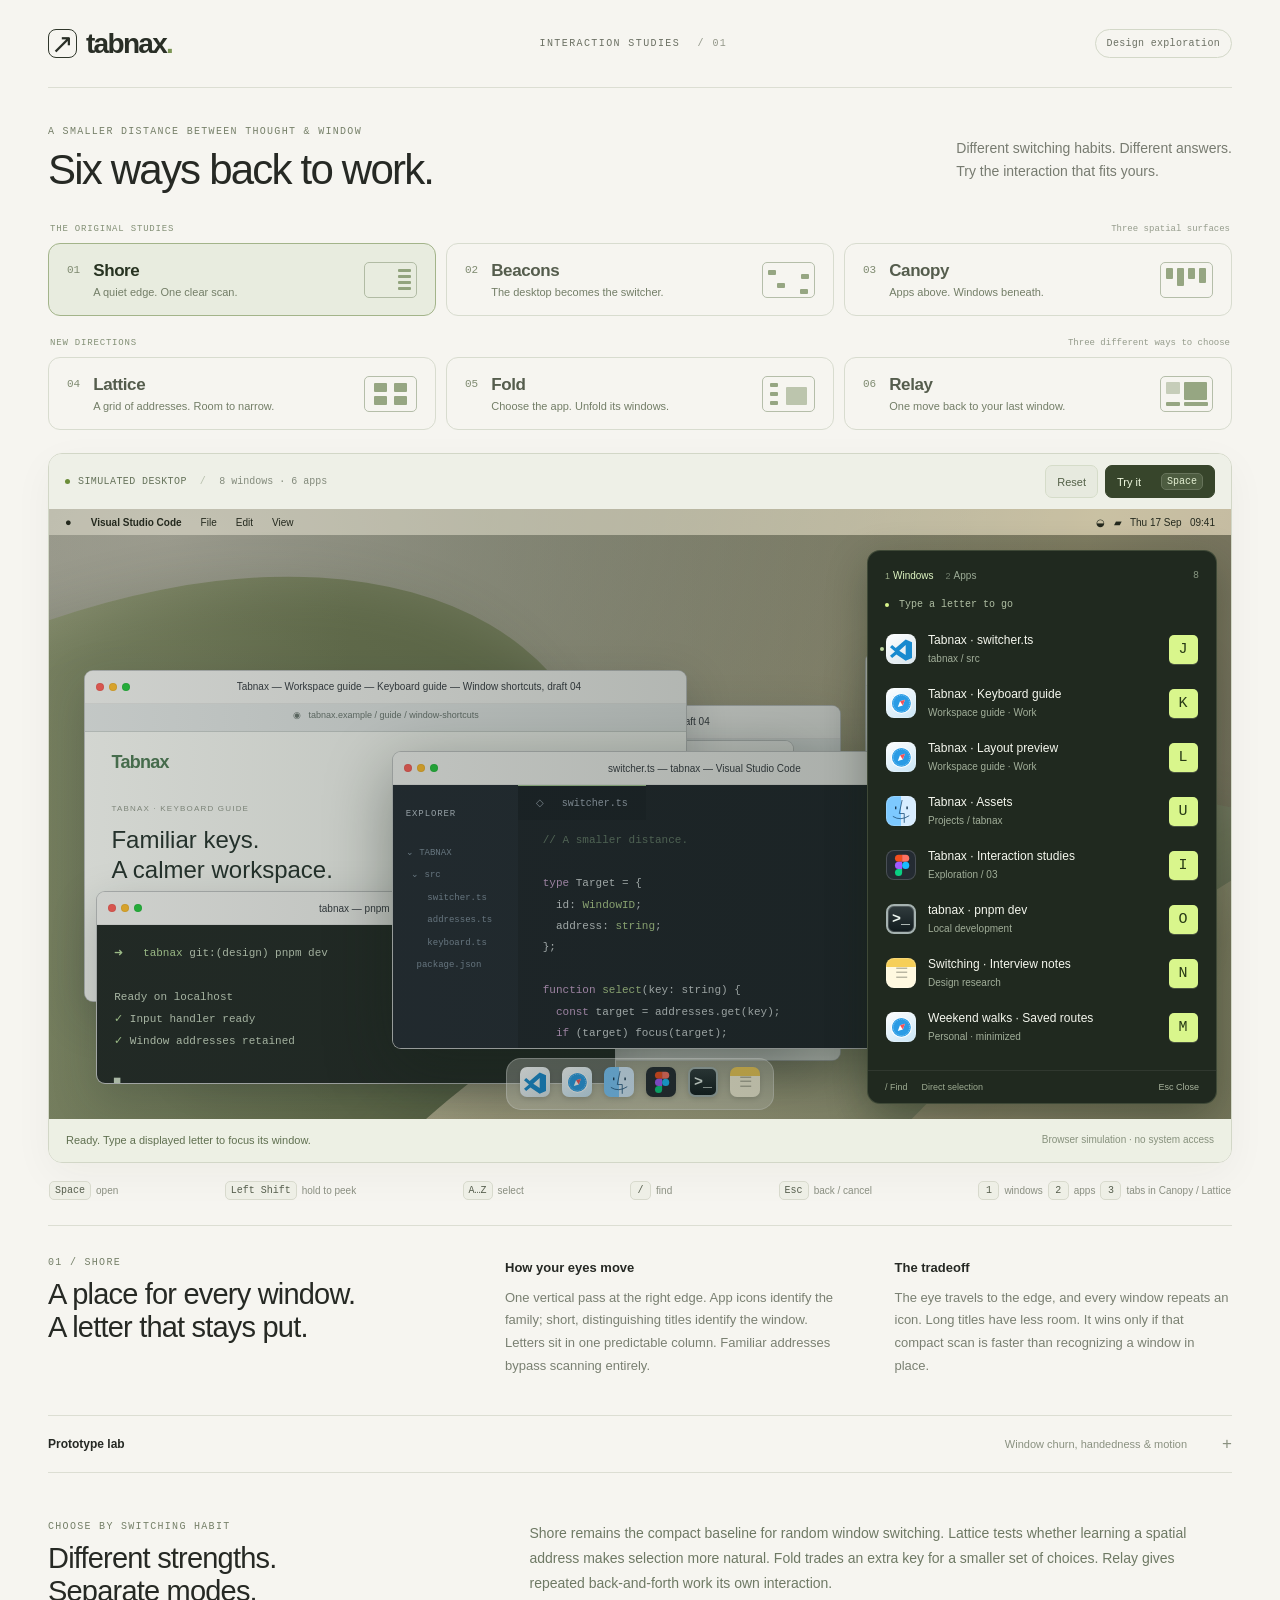
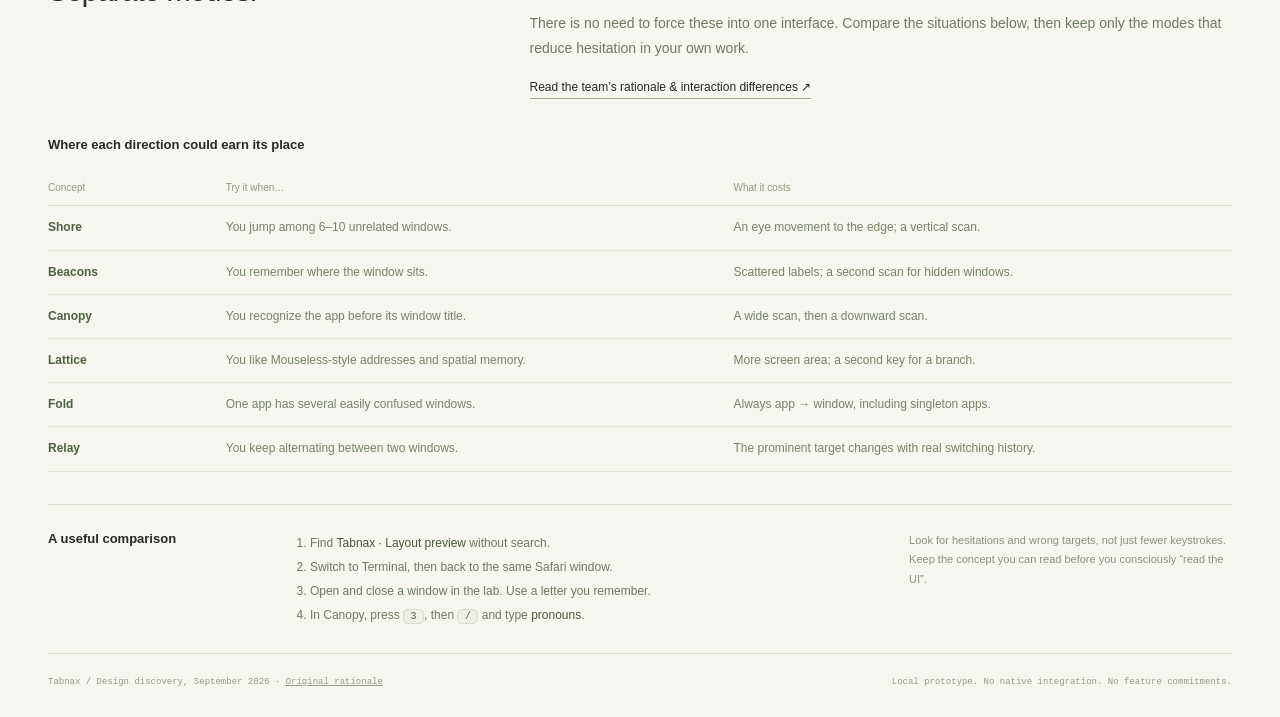
<file: design-exploration/tabnax-gallery.html>
<!doctype html>
<html lang="en">
<head>
  <meta charset="utf-8">
  <meta name="viewport" content="width=device-width,initial-scale=1">
  <meta name="color-scheme" content="light">
  <title>Tabnax — Six ways back to work</title>
  <link rel="icon" href="data:image/svg+xml,%3Csvg xmlns='http://www.w3.org/2000/svg' viewBox='0 0 32 32'%3E%3Crect width='32' height='32' rx='8' fill='%23202720'/%3E%3Cpath d='M8 24 24 8M10 8h14v14' fill='none' stroke='%23d9f68c' stroke-width='2'/%3E%3C/svg%3E">
  <style>
:root{font-family:-apple-system,BlinkMacSystemFont,"Segoe UI",sans-serif;color:#262924;background:#f6f5f0;font-synthesis:none;--ink:#262924;--muted:#73766c;--line:#dcded3;--lime:#d9f68c;--dark:#202720;--product-text:#f6f8ee;--product-muted:#bac3b3}
*{box-sizing:border-box}body{margin:0}button,input,select{font:inherit}button,a,input,select,summary{-webkit-tap-highlight-color:transparent}button{cursor:pointer}button:disabled{cursor:default;opacity:.4}button:focus-visible,a:focus-visible,input:focus-visible,select:focus-visible,summary:focus-visible{outline:3px solid #668a26;outline-offset:3px}button{border:0}a{color:inherit}button kbd{pointer-events:none}kbd{display:inline-flex;align-items:center;justify-content:center;min-width:21px;padding:3px 6px;border:1px solid #d8dacd;border-radius:5px;background:#eeefe6;font:11px ui-monospace,SFMono-Regular,Menlo,monospace;color:#565e4d;white-space:nowrap}.gallery{max-width:1480px;padding:0 48px;margin:0 auto}.masthead{display:flex;align-items:center;justify-content:space-between;height:88px;border-bottom:1px solid var(--line);font:10px ui-monospace,monospace;letter-spacing:.14em;color:#6b7063}.wordmark{font:700 28px -apple-system,BlinkMacSystemFont,sans-serif;text-decoration:none;letter-spacing:-1.7px;color:#292e26;display:flex;align-items:center;gap:9px}.wordmark-dot{color:#7c9655;margin-left:-9px}.brand-mark{display:inline-flex;align-items:center;justify-content:center;width:29px;height:29px;border:1.8px solid #30372b;border-radius:8px;font:27px sans-serif;letter-spacing:0}.edition{color:#939789;margin-left:10px}.status-tag{border:1px solid #d3d8c8;border-radius:30px;padding:8px 11px;letter-spacing:.03em}.intro{display:flex;justify-content:space-between;align-items:center;gap:30px;padding:38px 0 31px}.eyebrow{font:10px ui-monospace,SFMono-Regular,monospace;letter-spacing:.13em;color:#768069;margin:0 0 10px}h1{font-size:42px;line-height:1.1;font-weight:500;letter-spacing:-1.8px;margin:0}h2{font-size:29px;line-height:1.15;letter-spacing:-.8px;font-weight:500;margin:0}h3{font-size:13px;font-weight:600;margin:0 0 12px}.intro>p{font-size:14px;line-height:1.65;color:#777b70;margin:0}.concepts{display:grid;grid-template-columns:repeat(3,1fr);gap:10px;margin-bottom:22px}.concept{background:transparent;border:1px solid #d8dccf;border-radius:12px;display:flex;align-items:center;gap:13px;text-align:left;padding:17px 18px;min-width:0;color:#555d4d;transition:background 120ms,border-color 120ms}.concept.active{background:#e8ecdF;border-color:#a3b48a;color:#273321}.concept:hover{background:#edf0e5}.concept-number{font:11px ui-monospace,monospace;color:#7f8b71;align-self:flex-start;margin-top:3px}.concept strong{display:block;font-size:17px;font-weight:550;letter-spacing:-.4px}.concept small{display:block;font-size:11px;margin-top:5px;color:#737e67}.mini{width:53px;height:36px;border:1px solid #9aa78c;border-radius:5px;margin-left:auto;flex-shrink:0;position:relative;opacity:.7}.mini i{position:absolute;background:#6e8654;border-radius:1px}.mini-shore i{right:5px;width:13px;height:3px}.mini-shore i:nth-child(1){top:6px}.mini-shore i:nth-child(2){top:12px}.mini-shore i:nth-child(3){top:18px}.mini-shore i:nth-child(4){top:24px}.mini-beacons i{width:8px;height:5px}.mini-beacons i:nth-child(1){left:5px;top:7px}.mini-beacons i:nth-child(2){right:5px;top:11px}.mini-beacons i:nth-child(3){left:14px;top:20px}.mini-beacons i:nth-child(4){right:6px;top:26px}.mini-canopy i{top:5px;width:7px;height:11px}.mini-canopy i:nth-child(1){left:5px}.mini-canopy i:nth-child(2){left:16px;height:18px}.mini-canopy i:nth-child(3){left:27px}.mini-canopy i:nth-child(4){left:38px;height:15px}.demo{border:1px solid #d2d7c7;border-radius:14px;overflow:hidden;box-shadow:0 12px 40px #2531120b}.demo-toolbar{background:#eef0e7;padding:11px 16px;display:flex;justify-content:space-between;align-items:center;gap:12px}.demo-label{font:10px ui-monospace,monospace;letter-spacing:.04em;color:#66735b;display:flex;gap:8px;align-items:center}.live-dot{width:5px;height:5px;border-radius:50%;background:#6b8d38}.toolbar-divider{color:#b8c0ad;margin:0 5px}#scene-label{letter-spacing:0;color:#828a7b}.demo-actions{display:flex;gap:7px}.demo-actions button,.inline-controls button,.lab button{background:#e7eadf;border:1px solid #d5dcc9;border-radius:7px;padding:7px 11px;color:#536047;font-size:11px}.demo-actions button.primary{color:#eff9df;background:#37452b;border-color:#37452b;display:flex;align-items:center;gap:20px}.primary kbd{background:#4d5c40;color:#e3efd2;border-color:#66735a;font-size:10px;padding:2px 5px}.desktop{position:relative;height:610px;overflow:hidden;background:#7b7563;isolation:isolate;outline-offset:-4px;color:#f7f7f2}.desktop:focus-visible{outline:2px solid #c5e993}.wallpaper{position:absolute;inset:0;background:radial-gradient(ellipse at 10% 5%,#b8b5a6 0,transparent 60%),linear-gradient(110deg,#84897a,#8a8c71 30%,#c0b38e 75%,#b1a188);overflow:hidden}.wallpaper-fold{position:absolute;width:120%;height:140%;border-radius:45%;transform:rotate(-33deg);box-shadow:-15px -10px 48px #424f3529,inset 0 10px 50px #fff7d92a}.wallpaper-fold.one{background:linear-gradient(125deg,#bcc2a3,#747d57 70%);left:-64%;top:31%}.wallpaper-fold.two{background:linear-gradient(120deg,#d3c6a2,#a6a783 70%);left:7%;top:67%}.wallpaper-fold.three{background:linear-gradient(140deg,#dfc7a2,#89946b 80%);left:53%;top:58%}.menubar{height:26px;background:#dbdccd55;position:absolute;inset:0 0 auto;z-index:2;display:flex;gap:19px;align-items:center;font-size:10px;padding:0 16px;color:#24291e}.menubar b{font-size:10px;font-weight:650}.menu-right{margin-left:auto}.apple{font-size:11px}.windows{position:absolute;inset:26px 0 0;transition:filter 120ms}.mac-window{position:absolute;border:1px solid #141e2840;background:#f6f6f3;border-radius:9px;overflow:hidden;box-shadow:0 15px 45px #1c252936;color:#383d43;min-width:250px;transition:box-shadow 120ms}.mac-window.focused{box-shadow:0 20px 65px #15211565}.window-bar{height:33px;display:flex;align-items:center;gap:12px;padding:0 11px;border-bottom:1px solid #141e2810;background:#f3f3f0;font-size:10px}.traffic{display:flex;gap:5px}.traffic i{width:8px;height:8px;border-radius:50%;background:#ff6059;border:1px solid #0001}.traffic i:nth-child(2){background:#ffbd2e}.traffic i:nth-child(3){background:#28c840}.window-bar>span{white-space:nowrap;text-overflow:ellipsis;overflow:hidden;margin:auto}.window-content{height:calc(100% - 33px);overflow:hidden}.code-layout{display:flex;height:100%;background:#20262c;color:#a3adba;font:11px ui-monospace,monospace}.code-sidebar{width:125px;background:#252c34;flex-shrink:0;padding:18px 13px;line-height:2.5;color:#80909f;font-size:9px}.code-sidebar strong{color:#bcc6cf;font-weight:500;letter-spacing:.1em;display:block;margin-bottom:16px}.code-body{flex:1;min-width:0}.code-tab{padding:11px 18px;background:#1c2228;border-top:1px solid #a5c993;width:max-content;font-size:10px}.code-body pre{padding:10px 25px;line-height:1.9;margin:0;font:11px/1.95 ui-monospace,monospace;color:#d1d7d9;white-space:pre}.code-body em{font-style:normal;color:#b4d291}.code-body b{font-weight:400;color:#cca5d1}.code-body .comment{color:#647a68}.safari-url{height:28px;text-align:center;font-size:9px;padding:6px;background:#e5e8e7;border-bottom:1px solid #ccd1ce;color:#6c7771}.website-body{background:#f8f9f4;padding:20px 26px;height:100%;color:#28352f}.sample-brand{font-weight:700;color:#507b56;font-size:18px;letter-spacing:-.7px}.website-body .site-nav{float:right;font-size:8px;color:#859184;padding:6px}.website-body .site-eyebrow{font-size:8px;text-transform:uppercase;letter-spacing:.15em;color:#92998c;margin-top:30px}.website-body h4{font-size:24px;font-weight:500;line-height:1.25;margin:10px 0}.website-body p{font-size:11px;line-height:1.6;color:#7f877c;max-width:260px}.lesson-line{height:8px;background:#e1e7d8;border-radius:2px;width:80%;margin:13px 0}.lesson-line.short{width:57%}.lesson-button{display:inline-block;border-radius:5px;padding:8px 16px;color:#fff;background:#547c55;font-size:9px;margin-top:10px}.finder-body{display:flex;height:100%;font-size:10px;background:#fff}.finder-side{width:100px;background:#edeef1;padding:15px;line-height:2.8;color:#858b99}.finder-files{padding:17px;line-height:2.8;flex:1;color:#727b82}.finder-files span{display:block;border-bottom:1px solid #eee;white-space:nowrap}.terminal-body{background:#242b27;color:#c7d5c0;font:11px/2 ui-monospace,monospace;padding:17px;height:100%}.terminal-body .terminal-green{color:#b6d99c}.note-body{padding:20px 24px;background:#fffced;height:100%;font-size:11px;line-height:1.9;color:#89806c}.note-body h4{color:#4c4b42;font-size:21px;line-height:1.25;margin:10px 0 17px}.figma-body{background:#e4e5e5;height:100%;display:flex;gap:14px;padding:25px;align-items:center;justify-content:center}.figma-artboard{background:#f7f8f1;border:1px solid #d0d5ca;width:42%;height:70%;border-radius:3px;padding:15px}.figma-artboard i{display:block;background:#a5b497;height:9px;margin-bottom:8px;border-radius:2px}.figma-artboard i:first-child{height:25px;background:#2c3e26;margin-bottom:18px}.dock{position:absolute;bottom:9px;left:50%;transform:translateX(-50%);display:flex;gap:12px;align-items:center;padding:8px 13px 12px;border-radius:15px;background:#f8faed55;border:1px solid #fff5;z-index:13}.dock .app-icon{width:30px;height:30px;border-radius:7px;position:relative;box-shadow:0 2px 5px #0002}.dock .app-icon:after{content:"";position:absolute;width:3px;height:3px;border-radius:50%;bottom:-7px;background:#29351f;left:calc(50% - 1px)}.app-icon{display:inline-flex;align-items:center;justify-content:center;width:33px;height:33px;border-radius:8px;flex-shrink:0;box-shadow:inset 0 0 0 1px #ffffff2b;position:relative;overflow:hidden}.app-icon svg{width:76%;height:76%}.app-icon.code{background:linear-gradient(145deg,#fff,#d7e4eb)}.app-icon.safari{background:linear-gradient(150deg,#fff,#c9e5f6)}.app-icon.finder{background:linear-gradient(90deg,#7dc9ff 50%,#d8edff 50%)}.app-icon.figma{background:#242b32}.app-icon.terminal{background:linear-gradient(#313c3e,#111b1e);border:2px solid #a5b2b0;color:#eff8f2;font:700 15px ui-monospace,monospace}.app-icon.notes{background:linear-gradient(#f6cf59 0 29%,#fff9e0 29%);color:#b9b6a2;font:15px sans-serif}.desktop-dim{position:absolute;inset:26px 0 0;z-index:20;background:#17221cb0;opacity:0;pointer-events:none;transition:opacity 120ms}.desktop.is-open .desktop-dim{opacity:1}.desktop.shore .desktop-dim{background:linear-gradient(90deg,#16231d28,#12201866)}.desktop.beacons .desktop-dim{background:#18251d8a}.desktop.canopy .desktop-dim{background:#17251d77}.switcher{position:absolute;inset:26px 0 0;z-index:25;pointer-events:none;color:var(--product-text);visibility:hidden}.is-open .switcher{visibility:visible}.surface{pointer-events:auto}.switcher button{color:inherit}.switcher kbd{background:#d9f68c;color:#273915;border:0;font:500 15px ui-monospace,monospace;min-width:29px;min-height:29px;flex-shrink:0;box-shadow:0 1px 0 #efffc033;letter-spacing:1px}.switcher kbd .typed{opacity:.4}.surface-head{display:flex;gap:13px;align-items:center;justify-content:space-between;padding:15px 17px 11px;min-height:44px}.scope-buttons{display:flex;gap:12px}.scope-buttons button{background:transparent;font-size:10px;padding:2px 0;color:#9cab96}.scope-buttons button.selected{color:#e0f6c3}.scope-buttons button span{font-size:9px;opacity:.65;margin-right:3px}.surface-count{font:10px ui-monospace,monospace;color:#879680}.mode-strip{font:10px ui-monospace,monospace;color:#afbea3;padding:2px 17px 12px;min-height:27px;display:flex;gap:10px;align-items:center}.mode-strip .mode-light{height:4px;width:4px;background:#d9f68c;border-radius:50%;flex-shrink:0}.mode-strip .prefix{color:#d9f68c;font-size:12px;margin-left:auto}.product-search{margin:0 14px 11px;background:#324330;border:1px solid #617153;border-radius:6px;display:flex;align-items:center;padding:0 9px;gap:8px}.product-search span{color:#aebca2;font-size:11px}.product-search input{border:0;color:#f0f7e8;background:transparent;min-width:0;width:100%;padding:9px 0;font-size:13px;outline-offset:0}.product-search input::placeholder{color:#a4b399}.target{display:flex;align-items:center;gap:12px;width:100%;text-align:left;background:transparent;border-radius:7px;position:relative;min-width:0}.target:hover,.target.arrow-selected{background:#ffffff0e}.target-text{display:flex;flex-direction:column;gap:4px;min-width:0;flex:1}.target-title{font-size:12px;line-height:1.3;color:#f5f7ee;letter-spacing:.03px;overflow-wrap:anywhere}.target-meta{font-size:10px;color:#a1ae99;line-height:1.25;overflow-wrap:anywhere}.target .focused-dot{width:4px;height:4px;border-radius:50%;background:#bbd49d;position:absolute;left:3px}.target.unmatched{opacity:.22}.target.unmatched kbd{background:#6c7b60;color:#1e2919}.target.closed{opacity:.35;pointer-events:none}.surface-foot{display:flex;gap:14px;border-top:1px solid #ffffff12;padding:11px 17px;font-size:9px;color:#9dab92}.surface-foot .cancel-button{margin-left:auto;color:#a8b39d;background:transparent;padding:0;font-size:9px}.empty-results{color:#c5cebF;font-size:13px;line-height:1.7;padding:24px 20px}.empty-results small{color:#9aab91;display:block;font-size:11px}.shore .surface{position:absolute;right:14px;top:15px;bottom:15px;width:350px;border:1px solid #91a17a44;border-radius:13px;background:#20291f;box-shadow:0 14px 40px #12200e50;display:flex;flex-direction:column;transform:translateX(6px);transition:transform 120ms}.shore.is-open .surface{transform:translateX(0)}.shore .target-list{padding:0 9px 8px;flex:1;overflow:auto;scrollbar-width:thin;scrollbar-color:#566449 transparent}.shore .target{padding:10px 9px;min-height:54px}.shore .target kbd{margin-left:4px}.shore .target-title{font-size:12px}.shore .target-meta{font-size:10px}.shore .target .app-icon{width:30px;height:30px}.shore .surface-foot{flex-shrink:0}.shore .mode-strip{padding-bottom:10px}.beacons .surface{position:absolute;inset:0}.beacons .surface-head{position:absolute;left:17px;top:13px;background:#202b20;border:1px solid #82936c55;border-radius:9px;padding:11px 15px;gap:20px}.beacons .mode-strip{position:absolute;top:62px;left:19px;padding:7px 12px;background:#202b20e8;border-radius:6px}.beacons .product-search{position:absolute;top:60px;left:18px;width:310px;margin:0;z-index:3}.beacons .surface-foot{position:absolute;right:17px;bottom:15px;background:#202b20ed;border:1px solid #82936c33;border-radius:7px;padding:11px 14px;gap:17px}.beacon-position{position:absolute;width:244px}.beacon-position:after{content:"";height:18px;width:1px;background:#d9f68c77;position:absolute;left:23px;top:100%}.beacon-position:before{content:"";position:absolute;left:20px;top:calc(100% + 18px);width:7px;height:7px;border-radius:50%;background:#d9f68c;box-shadow:0 0 0 4px #d9f68c16}.beacons .target{background:#202b20;box-shadow:0 5px 24px #06130e38;border:1px solid #a6bf7959;border-radius:9px;padding:12px;gap:10px;min-height:69px}.beacons .target:hover,.beacons .target.arrow-selected{background:#35492a;border-color:#d9f68c}.beacons .target kbd{order:-1}.beacons .target-title{font-size:12px}.beacons .target .app-icon{width:27px;height:27px;border-radius:6px}.beacons .target .focused-dot{left:5px;top:5px}.beacons .hidden-bank{position:absolute;left:17px;right:17px;bottom:64px;background:#202b20;border:1px solid #82936c55;border-radius:10px;padding:10px 12px}.bank-caption{font:9px ui-monospace,monospace;letter-spacing:.08em;color:#a1b192;display:flex;justify-content:space-between;margin-bottom:8px}.bank-targets{display:flex;gap:8px;overflow:auto;scrollbar-width:thin}.beacons .hidden-bank .target{box-shadow:none;border:1px solid #ffffff13;min-width:200px;width:auto;flex:1;padding:9px;min-height:58px}.beacons .hidden-bank .target-title{font-size:11px}.beacons .hidden-bank .target .app-icon{display:none}.beacons .hidden-bank kbd{min-width:27px;min-height:27px}.beacons .empty-results{position:absolute;left:18px;top:110px;background:#202b20;border-radius:7px}.canopy .surface{position:absolute;top:0;left:0;right:0;background:#20291f;border-bottom:1px solid #afc89055;border-radius:0 0 18px 18px;box-shadow:0 20px 50px #14201040;max-height:calc(100% - 14px);display:flex;flex-direction:column;transform:translateY(-6px);transition:transform 120ms}.canopy.is-open .surface{transform:translateY(0)}.canopy .surface-head{padding:15px 24px 9px}.canopy .mode-strip{padding:2px 24px 9px}.canopy .surface-foot{padding:12px 24px}.canopy .product-search{margin:0 23px 13px;max-width:480px}.canopy-groups{display:grid;grid-template-columns:repeat(6,minmax(0,1fr));padding:4px 13px 24px;overflow:auto;min-height:160px;scrollbar-width:thin;scrollbar-color:#566449 transparent}.canopy-group{padding:0 11px;border-right:1px solid #ffffff12;min-width:0}.canopy-group:last-child{border-right:0}.group-heading{padding:10px 8px 19px;display:flex;flex-direction:column;gap:9px}.group-heading .app-icon{width:43px;height:43px;border-radius:10px}.group-heading strong{font-weight:500;font-size:11px;color:#c9d5be}.group-heading small{font-size:9px;color:#94a486;font-weight:400}.canopy .target{padding:10px 8px;gap:8px;align-items:flex-start;margin-bottom:3px}.canopy .target .app-icon{display:none}.canopy .target-title{font-size:11px;line-height:1.5}.canopy .target-meta{font-size:9px}.canopy .target kbd{min-width:23px;min-height:25px;font-size:12px;padding:4px;order:-1;margin-top:1px;letter-spacing:0}.canopy .target .focused-dot{left:2px;top:3px}.canopy .tab-groups{grid-template-columns:repeat(3,minmax(0,1fr));padding-bottom:10px;max-height:460px}.tab-groups .group-heading{flex-direction:row;align-items:center;gap:10px;padding:2px 8px 10px}.tab-groups .group-heading .app-icon{width:25px;height:25px;border-radius:6px}.tab-groups .group-heading strong{display:block}.tab-groups .group-heading small{display:block;margin-top:3px}.tab-groups .target{padding:8px;min-height:46px}.tab-groups .target-title{font-size:11px;line-height:1.3}.tab-groups .target-meta{font-size:9px}.tab-groups .target kbd{letter-spacing:1px;min-width:33px}.canopy .app-scope .target{flex-direction:column;gap:14px;align-items:center;text-align:center;padding:12px 4px}.canopy .app-scope .target .app-icon{display:flex;width:50px;height:50px;border-radius:12px}.canopy .app-scope .target kbd{order:0}.canopy .app-scope .target .target-title{font-size:12px}.canopy .app-scope .target .focused-dot{left:50%;top:5px}.idle-hint{position:absolute;bottom:91px;left:50%;transform:translateX(-50%);z-index:18;display:flex;gap:13px;align-items:center;padding:10px 14px;background:#202c22ed;border:1px solid #d3e3be40;border-radius:9px;color:#e3ecd8;white-space:nowrap;max-width:90%}.idle-hint>span{font-size:11px}.idle-hint small{font-size:10px;color:#a8b99b}.idle-hint kbd{font-size:9px;border-color:#65765b;background:#3e5037;color:#d4e5c1;margin-right:4px}.is-open .idle-hint{display:none}.demo-bottom{display:flex;justify-content:space-between;gap:20px;background:#edf0e4;padding:13px 17px;font-size:11px;line-height:1.5;color:#607050;min-height:42px}.demo-bottom>span{color:#87917d;white-space:nowrap;font-size:10px}.keyboard-help{display:flex;align-items:center;justify-content:space-between;gap:12px;flex-wrap:wrap;padding:18px 1px 25px;color:#8a8f81;font-size:10px}.keyboard-help>span{display:flex;gap:5px;align-items:center}.keyboard-help kbd{font-size:10px;padding:3px 5px}.concept-notes{display:grid;grid-template-columns:1.2fr 1fr 1fr;gap:52px;padding:31px 0 37px;border-top:1px solid var(--line)}.concept-notes p:not(.eyebrow){font-size:13px;line-height:1.75;color:#7a8072;margin:0}.concept-notes h3{padding-top:3px}.lab{border-top:1px solid var(--line);border-bottom:1px solid var(--line);margin-bottom:48px}.lab summary{list-style:none;cursor:pointer;display:flex;justify-content:space-between;gap:16px;padding:21px 0;font-size:12px}.lab summary::-webkit-details-marker{display:none}.lab summary>span:first-child{font-weight:600}.lab summary>span:last-child{color:#8a9180;font-size:11px;display:flex;align-items:center;gap:35px}.plus{font-size:17px;line-height:11px}.lab[open] .plus{transform:rotate(45deg)}.lab-content{display:grid;grid-template-columns:repeat(3,1fr);gap:35px;padding:4px 0 28px}.lab h3{margin-bottom:17px}.lab label{display:block;color:#7a846c;font-size:11px;margin-bottom:8px}.lab select,.lab input:not([type=checkbox]){width:100%;background:#fffef9;border:1px solid #d8dfcb;border-radius:6px;padding:9px;color:#546445;font-size:12px;min-width:0}.inline-controls{display:flex;gap:8px;margin-top:9px}.lab p{font-size:11px;line-height:1.7;color:#89917f;margin:11px 0}.lab .check-label{display:flex;align-items:center;gap:8px;padding:7px 0;font-size:12px}.check-label input{accent-color:#627e40}.lab-readout{font:10px/1.65 ui-monospace,monospace;color:#647b4f;overflow-wrap:anywhere}.lab #alphabet-error{color:#a6442e}.compact-warning{display:none}#custom-controls{margin-top:13px}.decision{display:grid;grid-template-columns:1.2fr 2fr;gap:60px;margin-bottom:40px}.decision p:not(.eyebrow){font-size:14px;line-height:1.8;margin:0 0 15px;color:#6e7964}.decision a{font-size:12px;text-decoration:none;border-bottom:1px solid #9caa87;padding-bottom:4px}.try-sequence{display:grid;grid-template-columns:.65fr 1.8fr 1fr;gap:35px;padding:26px 0;border-top:1px solid var(--line);font-size:12px}.try-sequence ol{margin:0;padding-left:17px;line-height:2;color:#6e7864}.try-sequence p{margin:0;font-size:11px;line-height:1.8;color:#8a9281}.try-sequence strong{font-weight:500;color:#49573c}.try-sequence kbd{font-size:10px;padding:1px 5px}.gallery>footer{border-top:1px solid var(--line);padding:23px 0 30px;color:#959b8a;font:9px ui-monospace,monospace;display:flex;justify-content:space-between;gap:20px}.reduce-motion *{animation:none!important;transition:none!important;scroll-behavior:auto!important}@media(prefers-reduced-motion:reduce){*,*:before,*:after{animation:none!important;transition:none!important;scroll-behavior:auto!important}}
@media(min-width:1500px){.desktop{height:670px}.shore .target{min-height:59px;padding:12px 9px}.shore .surface{width:365px}.target-title{font-size:13px}.shore .target-title{font-size:13px}}
@media(max-width:1150px){.gallery{padding:0 26px}.intro{padding:28px 0}h1{font-size:35px}.intro>p{font-size:12px}.mini{display:none}.concept{padding:15px}.desktop{height:590px}.concept-notes{gap:28px}.beacon-position{width:215px}.beacons .target{gap:8px;padding:10px}.beacons .target-title{font-size:11px}.canopy-groups{padding-left:7px;padding-right:7px}.canopy-group{padding:0 5px}.canopy .target{padding-left:5px;padding-right:5px;gap:6px}.canopy .target-title{font-size:10px}.group-heading{padding-left:5px}.lab-content{gap:24px}.keyboard-help{justify-content:flex-start;gap:13px 20px}}
@media(max-width:800px){.gallery{padding:0 18px}.masthead{height:70px}.masthead>div{display:none}.intro{display:block}.intro>p{margin-top:14px}.intro>p br{display:none}.concept{gap:8px;padding:13px 10px}.concept strong{font-size:15px}.concept small{font-size:10px;line-height:1.5}.concept-number{font-size:9px}.concepts{gap:7px}.desktop{height:660px}.menubar{gap:12px}.menubar>span:not(.apple):not(.menu-right){display:none}.menu-right{font-size:9px}.shore .surface{width:340px;right:12px;top:12px;bottom:12px}.concept-notes{grid-template-columns:1fr 1fr;gap:26px}.concept-notes>div:first-child{grid-column:1/-1}.concept-notes h2 br{display:none}.canopy-groups{grid-template-columns:repeat(3,minmax(0,1fr));row-gap:15px;max-height:485px}.canopy-group:nth-child(3){border-right:0}.group-heading{padding:7px 6px;flex-direction:row;align-items:center;gap:8px}.group-heading .app-icon{width:30px;height:30px;border-radius:7px}.canopy .target-title{font-size:11px}.canopy .tab-groups{grid-template-columns:repeat(2,minmax(0,1fr));max-height:480px}.tab-groups .canopy-group:nth-child(3){border-top:1px solid #ffffff22;padding-top:12px;grid-column:1/-1}.tab-groups .canopy-group:nth-child(3)>div:last-child{display:grid;grid-template-columns:repeat(2,minmax(0,1fr))}.beacons .target-list{position:absolute;inset:106px 14px 65px;display:grid;grid-template-columns:repeat(2,minmax(0,1fr));align-content:start;gap:16px 12px;overflow:auto}.beacon-position{position:relative!important;left:auto!important;top:auto!important;width:auto}.beacon-position:after,.beacon-position:before{display:none}.beacons .hidden-bank{position:relative;left:auto;right:auto;bottom:auto;grid-column:1/-1;margin-top:6px;padding:9px}.beacons .bank-targets{display:grid;grid-template-columns:1fr 1fr}.beacons .hidden-bank .target{min-width:0;width:100%;min-height:66px}.beacons .target{height:100%}.compact-warning{display:block}.lab-content{grid-template-columns:1fr 1fr}.lab-column:last-child{grid-column:1/-1}.decision{gap:30px;grid-template-columns:1fr 1.5fr}.try-sequence{grid-template-columns:1fr 2fr;gap:20px}.try-sequence>p{grid-column:2}.demo-bottom>span{display:none}.demo-label{font-size:9px}#scene-label{display:none}.toolbar-divider{display:none}.gallery>footer{line-height:1.6}.beacons .empty-results{position:static;grid-column:1/-1}}
@media(max-width:520px){.gallery{padding:0 12px}.status-tag{font-size:9px;padding:7px 8px}.wordmark{font-size:24px}.brand-mark{height:25px;width:25px;font-size:22px}.intro{padding:25px 2px}.eyebrow{font-size:8px;letter-spacing:.09em}h1{font-size:29px;letter-spacing:-1.2px}.intro>p{font-size:11px}.concept{display:block;padding:11px 10px}.concept-number{display:block;margin:0 0 6px}.concept strong{font-size:14px}.concept small{font-size:9px;min-height:29px}.concepts{margin-bottom:14px}.demo-toolbar{padding:10px}.demo-actions button{padding:6px 8px}.demo-actions button.primary{gap:8px}.demo-label{font-size:8px;max-width:100px;line-height:1.4}.live-dot{flex-shrink:0}.desktop{height:650px}.shore .surface{width:calc(100% - 20px);left:10px;right:10px;top:11px;bottom:11px}.shore .target{min-height:56px;padding:11px 8px}.shore .target-title{font-size:11px}.shore .target-meta{font-size:9px}.shore .surface-head{padding-left:15px}.menubar{padding:0 9px;gap:8px}.menubar b{font-size:9px}.menu-right{font-size:8px;max-width:135px;overflow:hidden;white-space:nowrap}.beacons .target-list{gap:12px 9px;inset:106px 10px 58px}.beacons .target{padding:10px 8px;gap:7px;align-items:flex-start}.beacons .target .app-icon{display:none}.beacons .target-title{font-size:10px}.beacons .target-meta{font-size:9px}.beacons .target kbd{min-width:25px;min-height:26px;font-size:13px}.beacons .surface-head{left:10px;right:10px;top:11px}.beacons .mode-strip{left:10px;top:61px;font-size:9px}.beacons .product-search{left:10px;right:10px;width:auto}.beacons .surface-foot{right:10px;left:10px;bottom:10px;font-size:9px;gap:10px}.bank-caption{font-size:8px}.bank-caption span:last-child{display:none}.beacons .hidden-bank .target-title{font-size:10px}.canopy .surface-head{padding:14px 15px 9px}.canopy .mode-strip{padding-left:15px;font-size:9px}.canopy-groups{grid-template-columns:repeat(2,minmax(0,1fr));max-height:475px;gap:10px 0;padding-bottom:13px}.canopy-group:nth-child(2n){border-right:0}.canopy-group:nth-child(3){border-right:1px solid #ffffff12}.group-heading{flex-direction:row;align-items:center;min-height:41px}.group-heading strong{font-size:10px}.group-heading small{font-size:8px}.canopy .target-title{font-size:10px}.canopy .target kbd{font-size:11px;min-width:22px}.canopy .surface-foot{padding:12px 15px;font-size:8px}.canopy .tab-groups{grid-template-columns:1fr;max-height:460px}.tab-groups .canopy-group{border-right:0!important;border-bottom:1px solid #ffffff22;padding:7px}.tab-groups .canopy-group:nth-child(3)>div:last-child{display:block}.tab-groups .target-title{font-size:11px}.canopy .product-search{margin:0 14px 11px}.idle-hint{gap:8px}.idle-hint>span{font-size:10px}.demo-bottom{font-size:10px;padding:11px 12px}.keyboard-help{gap:10px 15px;padding:16px 2px 24px;font-size:9px}.keyboard-help kbd{font-size:9px}.concept-notes{grid-template-columns:1fr;padding:24px 2px;gap:24px}.concept-notes>div:first-child{grid-column:auto}.concept-notes p:not(.eyebrow){font-size:12px}.concept-notes h2{font-size:26px}.lab summary>span:last-child{font-size:9px;gap:10px}.lab-content{grid-template-columns:1fr;gap:20px;padding:10px 2px 27px}.lab-column:last-child{grid-column:auto}.lab{margin-bottom:30px}.decision{grid-template-columns:1fr;gap:21px;padding:0 2px}.decision p:not(.eyebrow){font-size:13px}.try-sequence{grid-template-columns:1fr;padding:24px 2px;gap:15px}.try-sequence>p{grid-column:auto}.gallery>footer{flex-direction:column;gap:6px}.dock{gap:9px;padding:7px 10px 11px}.dock .app-icon{width:27px;height:27px}}

@media(min-width:801px){.beacons .mode-strip{top:18px;left:auto;right:17px}.beacons .product-search{top:13px;left:auto;right:17px}}

.group-heading strong,.group-heading small{display:block}.group-heading small{margin-top:4px}
/* Gallery expansion. The original three product surfaces retain their styles. */
.windows{z-index:1}.collection-label{display:flex;justify-content:space-between;gap:16px;font:9px ui-monospace,monospace;letter-spacing:.09em;color:#839076;margin:0 2px 9px}.collection-label>span:last-child{letter-spacing:0;color:#959c8c}.concepts.additions{margin-bottom:23px}.mini-lattice i{width:13px;height:9px}.mini-lattice i:nth-child(1){top:6px;left:9px}.mini-lattice i:nth-child(2){top:6px;right:9px}.mini-lattice i:nth-child(3){bottom:6px;left:9px}.mini-lattice i:nth-child(4){bottom:6px;right:9px}.mini-fold i{height:4px;left:7px;width:8px}.mini-fold i:nth-child(1){top:6px}.mini-fold i:nth-child(2){top:15px}.mini-fold i:nth-child(3){top:24px}.mini-fold i:nth-child(4){top:10px;left:23px;width:21px;height:18px;opacity:.6}.mini-relay i:first-child{left:5px;top:5px;width:14px;height:12px;opacity:.5}.mini-relay i:nth-child(2){right:5px;top:5px;width:23px;height:18px}.mini-relay i:nth-child(3){left:5px;bottom:5px;width:14px;height:4px}.mini-relay i:nth-child(4){left:23px;bottom:5px;width:24px;height:4px}.comparison-wrap{margin-bottom:32px}.comparison{width:100%;border-collapse:collapse;font-size:12px;text-align:left;line-height:1.6}.comparison caption{text-align:left;font-size:13px;font-weight:600;margin-bottom:16px}.comparison th{font-size:10px;font-weight:500;color:#919a84;padding:9px 12px;border-bottom:1px solid #dce1d2}.comparison td{padding:12px;color:#77836a;border-bottom:1px solid #e3e7db}.comparison td:first-child{font-weight:600;color:#4f613e}.comparison th:first-child,.comparison td:first-child{padding-left:0;width:14%}.keyboard-help [hidden]{display:none!important}@media(max-width:520px){.collection-label{font-size:8px}.collection-label>span:last-child{font-size:8px}.comparison{font-size:10px}.comparison th{font-size:9px}.comparison td,.comparison th{padding:9px 6px}.comparison td:first-child{width:18%}}

</style>
  <style>
.lattice .desktop-dim{background:#101a19b8}
.lattice .surface{position:absolute;inset:12px 14px 14px;display:flex;flex-direction:column;min-height:0;background:#182724;border:1px solid #9ac8ab46;border-radius:11px;box-shadow:0 20px 50px #071c1555;overflow:hidden}
.lattice .surface-head{padding:15px 21px 10px}
.lattice .mode-strip{padding:0 21px 10px;color:#a9beb0}
.lattice .surface-foot{padding:12px 21px;flex-shrink:0}
.lattice .product-search{margin:0 20px 10px;max-width:520px;background:#263c32}
.lattice .scope-buttons button.selected{color:#d9f68c}
.lattice .lattice-guide{display:flex;align-items:center;justify-content:space-between;gap:14px;padding:13px 21px;border-top:1px solid #c2e3c416;border-bottom:1px solid #c2e3c424;min-height:46px;font-size:10px;color:#829b8c}
.lattice .lattice-guide>span:first-child{display:flex;align-items:center;gap:10px}
.lattice .lattice-guide strong{font-size:11px;font-weight:500;color:#d4e7d8}
.lattice .lattice-guide>span:last-child{font:9px ui-monospace,monospace;white-space:nowrap;letter-spacing:.025em}
.lattice .lattice-breadcrumb{font-size:10px;padding:0;background:transparent;color:#a6c3ac;text-decoration:underline;text-underline-offset:3px}
.lattice .lattice-guide-divider{color:#648773}
.lattice .lattice-guide-next{margin-left:6px;font-size:10px}
.lattice .lattice-field{display:grid;grid-template-columns:repeat(var(--lattice-columns),minmax(0,1fr));grid-auto-rows:minmax(155px,1fr);flex:1;min-height:0;overflow:auto;scrollbar-width:thin;scrollbar-color:#597660 transparent;background:linear-gradient(120deg,#2d4a3617,transparent)}
.lattice .lattice-cell{position:relative;min-width:0;border:0;border-right:1px solid #c2e3c424;border-bottom:1px solid #c2e3c424;border-radius:0;background:transparent;transition:background 90ms}
.lattice .lattice-cell:has(.target:hover),.lattice .lattice-branch:hover:not(:disabled){background:#a8d29512}
.lattice .lattice-cell>.target{height:100%;width:100%;min-height:154px;padding:25px 19px 36px;display:grid;grid-template-columns:1fr 33px;grid-template-rows:auto 1fr;align-items:start;gap:19px 10px;border-radius:0;background:transparent}
.lattice .lattice-cell>.target .app-icon{grid-column:1;grid-row:1;width:38px;height:38px;border-radius:10px}
.lattice .lattice-cell>.target .target-text{grid-column:1/-1;grid-row:2;align-self:end;gap:7px}
.lattice .lattice-cell>.target kbd{grid-column:2;grid-row:1;min-width:33px;min-height:32px;align-self:start;font-size:15px;justify-self:end;letter-spacing:1px}
.lattice .lattice-cell>.target .target-title{font-size:12px;line-height:1.45;overflow-wrap:normal;color:#edf4e9}
.lattice .lattice-cell>.target .target-meta{font-size:10px;line-height:1.4;color:#8faa98}
.lattice .lattice-cell>.target .focused-dot{left:8px;top:8px;width:4px;height:4px}
.lattice .lattice-window-status{position:absolute;bottom:13px;left:19px;font:8px ui-monospace,monospace;letter-spacing:.05em;color:#92b8a0;pointer-events:none}
.lattice .lattice-empty{display:flex;flex-direction:column;justify-content:space-between;padding:26px 19px;color:#577964;min-height:155px;background:repeating-linear-gradient(135deg,transparent,transparent 8px,#a9d69902 8px,#a9d69902 9px)}
.lattice .lattice-empty-key{align-self:flex-end;font:14px ui-monospace,monospace;border:1px dashed #5a80633f;border-radius:5px;padding:7px 9px}
.lattice .lattice-empty>span:last-child{font-size:11px}
.lattice .lattice-empty small{display:block;margin-top:6px;font-size:9px;color:#4d6d5c}
.lattice .lattice-retired{color:#88a894}
.lattice .lattice-retired small{color:#688672}
.lattice .lattice-branch{text-align:left;padding:25px 19px 27px;display:flex;flex-direction:column;gap:10px;color:#a9bfad}
.lattice .lattice-branch:disabled{cursor:default;opacity:.55}
.lattice .lattice-branch-top{display:flex;align-items:center;justify-content:space-between;flex-direction:row-reverse;margin-bottom:auto;gap:10px;min-height:39px}
.lattice .lattice-branch-top>span{font-size:27px;font-weight:300;color:#a7c993}
.lattice .lattice-branch strong{font-size:12px;color:#d7edce;font-weight:500;margin-top:17px}
.lattice .lattice-branch>span:last-child{font-size:10px;line-height:1.6;color:#8daa97;overflow-wrap:anywhere}
.lattice .lattice-tab-overview{display:grid;grid-template-columns:repeat(var(--lattice-tab-columns),minmax(0,1fr));flex:1;overflow:auto;min-height:0;scrollbar-width:thin;scrollbar-color:#597660 transparent}
.lattice .lattice-tab-group{padding:16px 16px 14px;border-right:1px solid #c2e3c424;min-width:0}
.lattice .lattice-tab-group:last-child{border-right:0}
.lattice .lattice-tab-entry{width:100%;display:flex;align-items:center;gap:12px;text-align:left;background:#acd59a0b;padding:12px;border:1px solid #a0cb8735;border-radius:6px;margin-bottom:12px}
.lattice .lattice-tab-entry:hover{background:#acd59a18}
.lattice .lattice-tab-entry:disabled{opacity:.5;cursor:default}
.lattice .lattice-tab-entry strong{display:block;font-size:12px;font-weight:500;color:#deefd4}
.lattice .lattice-tab-entry small{display:block;font-size:9px;margin-top:6px;color:#92ac98;line-height:1.4}
.lattice .lattice-branch-arrow{margin-left:auto;color:#a7c993;font-size:22px}
.lattice .lattice-inventory{display:flex;flex-direction:column;gap:2px}
.lattice .lattice-inventory-target{width:100%;display:flex;align-items:center;gap:9px;background:transparent;text-align:left;border-radius:4px;padding:6px 5px;min-height:35px}
.lattice .lattice-inventory-target:hover{background:#c8e5b70f}
.lattice .lattice-inventory-target kbd{font-size:10px;min-width:30px;min-height:23px;padding:4px;background:#b3d18f1a;color:#b8d8a6;letter-spacing:1px}
.lattice .lattice-inventory-target>span{font-size:10px;line-height:1.4;color:#b9cfbb;overflow-wrap:anywhere}
.lattice .lattice-unavailable{font-size:11px;line-height:1.8;color:#7c9d86;margin:20px 6px}
.lattice .lattice-search-results{display:grid;grid-template-columns:repeat(2,minmax(0,1fr));align-content:start;gap:5px 16px;padding:10px 16px;overflow:auto;flex:1;min-height:0;scrollbar-width:thin;scrollbar-color:#597660 transparent}
.lattice .lattice-search-results .target{padding:12px;min-height:64px}
.lattice .lattice-search-results .target kbd{order:-1}
.lattice .lattice-search-results .target-title{font-size:12px}
.lattice .lattice-search-results .target-meta{font-size:10px}
.lattice .lattice-search-results .empty-results{grid-column:1/-1}
@media(min-width:1500px){.lattice .lattice-cell>.target{padding:32px 24px 40px;gap:23px 14px}.lattice .lattice-cell>.target .target-title{font-size:14px}.lattice .lattice-cell>.target .app-icon{width:45px;height:45px}.lattice .lattice-cell>.target kbd{font-size:17px;min-width:36px;min-height:35px}.lattice .lattice-window-status{left:24px;bottom:17px}.lattice .lattice-inventory-target>span{font-size:11px}.lattice .lattice-inventory-target{min-height:39px}}
@media(max-width:1050px){.lattice .lattice-field{grid-template-columns:repeat(3,minmax(0,1fr));grid-auto-rows:minmax(170px,1fr)}.lattice .lattice-cell>.target{padding:19px 15px 30px;gap:14px}.lattice .lattice-cell>.target .target-title{font-size:12px}.lattice .lattice-tab-group{padding:12px 9px}.lattice .lattice-tab-entry{padding:10px 8px;gap:8px}.lattice .lattice-inventory-target{gap:7px;padding:6px 3px}.lattice .lattice-guide>span:last-child{font-size:8px}}
@media(max-width:650px){.lattice .surface{inset:10px}.lattice .surface-head{padding:14px 14px 10px}.lattice .mode-strip{padding:0 14px 10px;font-size:9px}.lattice .surface-foot{padding:12px 14px;font-size:8px}.lattice .lattice-guide{padding:12px 14px}.lattice .lattice-guide>span:last-child{display:none}.lattice .lattice-guide strong{font-size:10px}.lattice .lattice-guide-next{font-size:9px}.lattice .lattice-field{grid-template-columns:repeat(2,minmax(0,1fr));grid-auto-rows:minmax(190px,1fr)}.lattice .lattice-cell>.target{padding:18px 13px 31px;grid-template-columns:1fr 32px;gap:16px 8px}.lattice .lattice-cell>.target .app-icon{width:32px;height:32px}.lattice .lattice-cell>.target .target-title{font-size:11px}.lattice .lattice-cell>.target .target-meta{font-size:9px}.lattice .lattice-window-status{left:13px;font-size:7px}.lattice .lattice-branch{padding:19px 13px}.lattice .lattice-tab-overview{grid-template-columns:1fr}.lattice .lattice-tab-group{border-right:0;border-bottom:1px solid #c2e3c424;padding:14px}.lattice .lattice-inventory-target>span{font-size:11px}.lattice .lattice-search-results{grid-template-columns:1fr;padding:8px}.lattice .lattice-search-results .target-title{font-size:11px}.lattice .product-search{margin:0 13px 10px}.lattice .lattice-empty{padding:22px 13px}}

</style>
  <style>
.fold .desktop-dim{background:linear-gradient(90deg,#15221d87,#14251c40)}
.fold .surface{position:absolute;top:27px;left:clamp(14px,12%,150px);width:360px;max-width:calc(100% - 28px);max-height:calc(100% - 50px);display:flex;flex-direction:column;background:#20291f;border:1px solid #adbf9155;border-radius:13px;box-shadow:0 18px 50px #09160d55;overflow:hidden}
.fold .surface:has(.fold-layout.is-branch){width:720px}
.fold .surface:has(.fold-results){width:510px}
.fold .surface-head{padding:15px 18px 9px}
.fold .mode-strip{padding:2px 18px 12px;gap:7px;font-size:9px}
.fold .surface-foot{flex-shrink:0;gap:10px;padding:12px 18px;font-size:9px}
.fold .fold-layout{display:flex;min-height:0;overflow:auto;padding:0 11px 0;scrollbar-width:thin;scrollbar-color:#627450 transparent}
.fold .fold-spine{min-width:0;flex:1;padding:0 0 8px}
.fold .fold-layout.is-branch .fold-spine{flex:0 0 220px;border-right:1px solid #b8d59420;padding-right:11px}
.fold .fold-section-label{display:block;font:8px ui-monospace,SFMono-Regular,monospace;letter-spacing:.1em;color:#96a88a;padding:10px 8px 8px}
.fold .fold-family{display:flex;align-items:center;width:100%;gap:12px;padding:9px 9px;min-height:53px;background:transparent;text-align:left;border:1px solid transparent;border-radius:8px;color:#e9eedf}
.fold .fold-family:hover{background:#ffffff08}
.fold .fold-family.is-selected{background:#cceaa516;border-color:#cceaa547}
.fold .fold-family.is-muted{opacity:.25}
.fold .fold-family .app-icon{width:33px;height:33px;border-radius:8px}
.fold .fold-family-text{flex:1;min-width:0;display:flex;flex-direction:column;gap:4px}
.fold .fold-family-text strong{font-size:12px;font-weight:500;color:#eef5e6;overflow-wrap:anywhere}
.fold .fold-family-text small{font-size:9px;color:#94a588}
.fold .fold-family kbd{font-size:14px;min-width:28px;min-height:28px}
.fold .fold-chevron{font:19px sans-serif;color:#91a57b;margin:0 1px}
.fold .fold-spine-note{font:9px/1.5 ui-monospace,SFMono-Regular,monospace;color:#839577;padding:5px 8px 1px;margin:8px 0 0}
.fold .fold-detail{min-width:0;flex:1;padding:0 0 0 14px;align-self:stretch}
.fold .fold-detail-heading{display:flex;gap:12px;align-items:center;justify-content:space-between;padding:0 7px 16px;border-bottom:1px solid #b8d59418;margin-bottom:10px}
.fold .fold-detail-heading .fold-section-label{padding-left:0}
.fold .fold-detail-heading strong{font-size:20px;font-weight:450;letter-spacing:-.4px;color:#f0f7e8;display:block;line-height:1.2}
.fold .fold-back{background:transparent;color:#abbc9d;font-size:9px;white-space:nowrap;padding:6px 0;align-self:flex-end}
.fold .fold-back:hover{color:#dcf99e}
.fold .fold-window-list{display:flex;flex-direction:column;gap:7px}
.fold .fold-detail .target{padding:14px 9px;gap:10px;min-height:72px;align-items:flex-start;border:1px solid #d1e5b919;border-radius:8px;background:#ffffff03}
.fold .fold-detail .target:hover,.fold .fold-detail .target.arrow-selected{background:#d8efb311;border-color:#d6f09555}
.fold .fold-detail .target .app-icon{display:none}
.fold .fold-detail .target kbd{order:-1;min-width:41px;min-height:31px;font-size:14px;padding:6px}
.fold .fold-detail .target-title{font-size:13px;line-height:1.4}
.fold .fold-detail .target-meta{font-size:10px;line-height:1.5}
.fold .fold-detail .target .focused-dot{left:4px;top:5px}
.fold .fold-detail-note{font:9px/1.7 ui-monospace,SFMono-Regular,monospace;color:#8c9f7e;margin:14px 8px 20px}
.fold .fold-detail-note kbd{font-size:9px;min-width:17px;min-height:18px;padding:2px 4px;background:#3a4b2e;color:#b8d69a;vertical-align:baseline;margin-right:3px}
.fold .fold-results{min-height:0;overflow:auto;padding:0 12px 12px;scrollbar-width:thin;scrollbar-color:#627450 transparent}
.fold .fold-results .target{padding:10px 9px;min-height:56px;gap:10px}
.fold .fold-results .target-title{font-size:12px;line-height:1.4}
.fold .fold-results .target-meta{font-size:10px}
.fold .fold-results .target kbd{font-size:13px}
.fold .product-search{flex-shrink:0}
@media(max-width:1050px){.fold .surface{left:18px}.fold .surface:has(.fold-layout.is-branch){width:calc(100% - 36px)}.fold .fold-layout.is-branch .fold-spine{flex-basis:196px}.fold .fold-family{gap:9px}.fold .fold-family .app-icon{width:29px;height:29px}.fold .fold-family-text strong{font-size:11px}}
@media(max-width:650px){.fold .surface{left:11px;top:12px;max-width:calc(100% - 22px);max-height:calc(100% - 24px)}.fold .surface:has(.fold-layout.is-branch){width:calc(100% - 22px)}.fold .fold-layout.is-branch .fold-spine{flex-basis:81px;padding-right:7px}.fold .fold-layout.is-branch .fold-family{position:relative;justify-content:center;padding:8px 4px 22px;min-height:63px}.fold .fold-layout.is-branch .fold-family-text,.fold .fold-layout.is-branch .fold-chevron,.fold .fold-layout.is-branch .fold-spine>.fold-section-label,.fold .fold-layout.is-branch .fold-spine-note{display:none}.fold .fold-layout.is-branch .fold-family kbd{position:absolute;bottom:4px;min-width:20px;min-height:19px;font-size:10px;padding:2px 4px}.fold .fold-detail{padding-left:8px}.fold .fold-detail-heading{padding:1px 2px 12px;align-items:flex-start;flex-direction:column;gap:4px}.fold .fold-detail-heading strong{font-size:17px}.fold .fold-back{align-self:flex-start;padding:2px 0}.fold .fold-detail .target{padding:10px 7px;gap:7px;min-height:74px}.fold .fold-detail .target kbd{min-width:32px;min-height:27px;font-size:11px;padding:4px}.fold .fold-detail .target-title{font-size:11px}.fold .fold-detail .target-meta{font-size:9px}.fold .fold-detail-note{font-size:8px;margin:12px 2px}.fold .mode-strip{font-size:8px;padding-left:15px}.fold .surface-head{padding-left:15px}.fold .surface-foot{font-size:8px;gap:8px;padding:12px 15px}}

</style>
  <style>
.relay .surface{position:absolute;inset:0}
.relay .surface-head{position:absolute;top:14px;left:18px;background:#202b20;border:1px solid #879b6b55;border-radius:9px;padding:11px 15px;gap:28px;z-index:3}
.relay .mode-strip{position:absolute;top:20px;right:18px;background:#202b20e8;border-radius:6px;padding:9px 12px;z-index:3}
.relay .product-search{position:absolute;top:14px;right:18px;width:350px;z-index:4;margin:0}
.relay .surface-foot{position:absolute;bottom:13px;right:18px;left:18px;padding:10px 13px;border:1px solid #879b6b33;border-radius:7px;background:#202b20eb;z-index:3}
.relay .relay-content{position:absolute;inset:0;pointer-events:none;display:grid;grid-template-rows:minmax(0,1fr) auto;gap:16px;padding:72px 18px 65px}
.relay .relay-pair{position:relative;left:clamp(0px,var(--relay-x),calc(100% - 580px));align-self:center;width:580px;display:flex;align-items:center;gap:0;pointer-events:auto}
.relay .relay-current{width:203px;display:flex;align-items:flex-start;gap:10px;border:1px solid #dbe9c929;border-radius:10px;background:#202b20e8;padding:14px;color:#bac9ae}
.relay .relay-current .app-icon{width:28px;height:28px;border-radius:7px;margin-top:18px}
.relay .relay-current-text{display:flex;flex-direction:column;gap:7px;min-width:0}
.relay .relay-current-text small{font:8px ui-monospace,monospace;letter-spacing:.13em;color:#8c9e7f}
.relay .relay-current-text strong{font-size:11px;line-height:1.5;font-weight:450;overflow-wrap:anywhere;color:#c5d0bc}
.relay .relay-current-text>span{font-size:9px;color:#8fa280;display:flex;align-items:center;gap:8px}
.relay .relay-current-address{font:10px ui-monospace,monospace;padding:2px 5px;border:1px solid #72875c66;border-radius:3px;color:#aac097}
.relay .relay-thread{width:43px;flex-shrink:0;display:flex;align-items:center;color:#d9f68c;font:18px ui-monospace,monospace;margin-top:-13px}
.relay .relay-thread i{height:1px;background:#d9f68c77;flex:1}
.relay .relay-return{width:334px;padding:16px;border:1px solid #cfed8773;border-radius:13px;background:#202b20;box-shadow:0 12px 35px #10210e4d}
.relay .relay-return-label{display:flex;align-items:center;justify-content:space-between;font:8px ui-monospace,monospace;letter-spacing:.13em;color:#d9f68c;margin-bottom:12px;gap:12px}
.relay .relay-return-label>span:last-child:not(:first-child){font-size:7px;letter-spacing:.08em;color:#8c9f7a}
.relay .relay-return-target .target{padding:4px 0 10px;gap:12px;align-items:center}
.relay .relay-return-target .app-icon{width:40px;height:40px;border-radius:10px}
.relay .relay-return-target .target-title{font-size:15px;line-height:1.35;font-weight:450}
.relay .relay-return-target .target-meta{font-size:10px;line-height:1.5}
.relay .relay-return-target .target kbd{font-size:15px;min-width:29px;min-height:29px}
.relay .relay-return-action{width:100%;margin-top:9px;padding:10px 12px;border-radius:6px;background:#d9f68c;color:#283918;display:flex;align-items:center;justify-content:space-between;font-size:11px;font-weight:550}
.relay .relay-return-action:hover{background:#e8ffaa}
.relay .relay-return-action kbd{color:#293d15;background:#c7e776;border:1px solid #64812d35;box-shadow:none;font:11px ui-monospace,monospace;min-height:24px;letter-spacing:0}
.relay .relay-empty-pair strong{display:block;font-size:16px;font-weight:450;line-height:1.4;color:#f1f7e7}
.relay .relay-empty-pair p{font-size:11px;line-height:1.7;color:#a6b799;margin:10px 0 2px}
.relay .relay-shelf{position:relative;background:#202b20;border:1px solid #879b6b55;border-radius:11px;padding:12px 13px;pointer-events:auto}
.relay .relay-shelf-label{display:flex;align-items:center;justify-content:space-between;font:8px ui-monospace,monospace;letter-spacing:.13em;color:#acbe99;gap:15px;margin:0 2px 10px}
.relay .relay-shelf-label>span:last-child{color:#7e9270;font-size:8px;letter-spacing:.06em}
.relay .relay-shelf-targets{display:grid;grid-template-columns:repeat(3,minmax(0,1fr));gap:6px}
.relay .relay-shelf .target{padding:9px 10px;gap:10px;border:1px solid #ffffff12;border-radius:7px;min-height:59px}
.relay .relay-shelf .target-title{font-size:11px;line-height:1.3}
.relay .relay-shelf .target-meta{font-size:9px;line-height:1.4}
.relay .relay-shelf .app-icon{width:27px;height:27px;border-radius:7px}
.relay .relay-shelf kbd{font-size:13px;min-height:27px;min-width:27px}
.relay .relay-shelf-empty{font-size:12px;color:#97ab87;margin:8px}
.relay .relay-index{position:absolute;top:86px;left:18px;right:18px;bottom:65px;border:1px solid #879b6b55;border-radius:11px;background:#202b20;padding:17px;display:flex;flex-direction:column}
.relay .relay-index-label{font:9px/1.5 ui-monospace,monospace;letter-spacing:.09em;color:#a6b995;margin-bottom:15px}
.relay .relay-index-targets{display:grid;grid-template-columns:repeat(2,minmax(0,1fr));align-content:start;gap:8px;overflow:auto;min-height:0;scrollbar-width:thin;scrollbar-color:#566449 transparent}
.relay .relay-index .target{padding:13px;border:1px solid #ffffff12;min-height:71px}
.relay .relay-index .target.arrow-selected{border-color:#d9f68c80;background:#d9f68c14}
.relay .relay-index .empty-results{grid-column:1/-1}
@media(min-width:1500px){.relay .relay-pair{width:624px;left:clamp(0px,var(--relay-x),calc(100% - 624px))}.relay .relay-current{width:220px}.relay .relay-return{width:361px;padding:18px}.relay .relay-return-target .target-title{font-size:17px}.relay .relay-shelf .target{min-height:64px;padding:11px}.relay .relay-shelf .target-title{font-size:12px}}
@media(max-width:1150px){.relay .relay-pair{left:clamp(0px,var(--relay-x),calc(100% - 550px));width:550px}.relay .relay-current{width:187px}.relay .relay-return{width:320px}.relay .relay-shelf .target{padding:8px;gap:8px}.relay .relay-shelf .target-title{font-size:10px}}
@media(max-width:800px){.relay .relay-content{padding-top:101px}.relay .relay-pair{left:0;width:100%}.relay .relay-current{width:36%;min-width:0;padding:12px}.relay .relay-return{width:calc(64% - 32px);padding:14px}.relay .relay-thread{width:32px}.relay .relay-current .app-icon{display:none}.relay .relay-return-target .target-title{font-size:13px}.relay .relay-return-target .app-icon{width:33px;height:33px}.relay .mode-strip{top:65px;left:18px;right:auto;font-size:9px}.relay .product-search{top:65px;left:18px;right:18px;width:auto}.relay .relay-shelf-targets{grid-template-columns:repeat(2,minmax(0,1fr));max-height:232px;overflow:auto;scrollbar-width:thin}.relay .relay-shelf .target{min-height:57px}.relay .relay-index{top:117px}.relay .relay-index-targets{grid-template-columns:1fr}.relay .relay-index .target{min-height:64px}.relay .relay-shelf-label{font-size:8px}}
@media(max-width:520px){.relay .surface-head{left:10px;right:10px;top:11px}.relay .mode-strip{left:10px;top:61px;padding:8px 10px}.relay .surface-foot{left:10px;right:10px;bottom:10px;font-size:9px;padding:10px}.relay .product-search{left:10px;right:10px;top:60px}.relay .relay-content{padding:101px 10px 61px;gap:14px}.relay .relay-pair{left:0;align-items:stretch}.relay .relay-current{width:32%;padding:11px 9px;align-items:center}.relay .relay-current-text small{font-size:7px;letter-spacing:.03em}.relay .relay-current-text strong{font-size:10px}.relay .relay-current-text>span{font-size:8px;flex-wrap:wrap;gap:5px}.relay .relay-thread{width:20px;font-size:15px;align-self:center}.relay .relay-return{width:calc(68% - 20px);padding:12px 10px}.relay .relay-return-label{font-size:7px;letter-spacing:.07em;flex-wrap:wrap;gap:5px;margin-bottom:9px}.relay .relay-return-label>span:last-child:not(:first-child){font-size:6px}.relay .relay-return-target .target{gap:8px;align-items:flex-start}.relay .relay-return-target .app-icon{display:none}.relay .relay-return-target .target-title{font-size:12px}.relay .relay-return-target .target-meta{font-size:8px}.relay .relay-return-target .target kbd{font-size:12px;min-width:25px;min-height:25px}.relay .relay-return-action{font-size:10px;padding:8px;gap:8px}.relay .relay-return-action kbd{font-size:9px}.relay .relay-empty-pair strong{font-size:13px}.relay .relay-empty-pair p{font-size:10px}.relay .relay-shelf{padding:10px 9px}.relay .relay-shelf-label{font-size:7px;letter-spacing:.04em;gap:10px}.relay .relay-shelf-label>span:last-child{font-size:6px}.relay .relay-shelf-targets{gap:5px;max-height:205px}.relay .relay-shelf .target{padding:8px 6px;gap:7px;min-height:67px;align-items:flex-start}.relay .relay-shelf .app-icon{display:none}.relay .relay-shelf .target-title{font-size:10px}.relay .relay-shelf .target-meta{font-size:8px}.relay .relay-shelf kbd{font-size:12px;min-width:24px;min-height:24px;padding:3px}.relay .relay-index{left:10px;right:10px;top:110px;bottom:60px;padding:12px}.relay .relay-index-label{font-size:8px}.relay .relay-index .target{padding:11px;min-height:70px}}

</style>
</head>
<body>
  <main class="gallery">
    <header class="masthead"><a class="wordmark" href="./index.html" aria-label="Tabnax design exploration"><span class="brand-mark">↗</span> tabnax<span class="wordmark-dot">.</span></a><div>INTERACTION STUDIES <span class="edition">/ 01</span></div><span class="status-tag">Design exploration</span></header>
    <section class="intro"><div><p class="eyebrow">A SMALLER DISTANCE BETWEEN THOUGHT & WINDOW</p><h1>Six ways back to work.</h1></div><p>Different switching habits. Different answers.<br>Try the interaction that fits yours.</p></section>

    <div class="collection-label"><span>THE ORIGINAL STUDIES</span><span>Three spatial surfaces</span></div>
    <nav class="concepts" aria-label="Design concepts">
      <button type="button" class="concept active" data-concept="shore" aria-pressed="true"><span class="concept-number">01</span><span><strong>Shore</strong><small>A quiet edge. One clear scan.</small></span><span class="mini mini-shore" aria-hidden="true"><i></i><i></i><i></i><i></i></span></button>
      <button type="button" class="concept" data-concept="beacons" aria-pressed="false"><span class="concept-number">02</span><span><strong>Beacons</strong><small>The desktop becomes the switcher.</small></span><span class="mini mini-beacons" aria-hidden="true"><i></i><i></i><i></i><i></i></span></button>
      <button type="button" class="concept" data-concept="canopy" aria-pressed="false"><span class="concept-number">03</span><span><strong>Canopy</strong><small>Apps above. Windows beneath.</small></span><span class="mini mini-canopy" aria-hidden="true"><i></i><i></i><i></i><i></i></span></button>
    </nav>

    <div class="collection-label"><span>NEW DIRECTIONS</span><span>Three different ways to choose</span></div>
    <nav class="concepts additions" aria-label="Additional design concepts">
      <button type="button" class="concept" data-concept="lattice" aria-pressed="false"><span class="concept-number">04</span><span><strong>Lattice</strong><small>A grid of addresses. Room to narrow.</small></span><span class="mini mini-lattice" aria-hidden="true"><i></i><i></i><i></i><i></i></span></button>
      <button type="button" class="concept" data-concept="fold" aria-pressed="false"><span class="concept-number">05</span><span><strong>Fold</strong><small>Choose the app. Unfold its windows.</small></span><span class="mini mini-fold" aria-hidden="true"><i></i><i></i><i></i><i></i></span></button>
      <button type="button" class="concept" data-concept="relay" aria-pressed="false"><span class="concept-number">06</span><span><strong>Relay</strong><small>One move back to your last window.</small></span><span class="mini mini-relay" aria-hidden="true"><i></i><i></i><i></i><i></i></span></button>
    </nav>

    <section class="demo" aria-label="Interactive concept prototype">
      <div class="demo-toolbar"><div class="demo-label"><span class="live-dot"></span> SIMULATED DESKTOP <span class="toolbar-divider">/</span><span id="scene-label">8 windows · 6 apps</span></div><div class="demo-actions"><button type="button" id="reset">Reset</button><button type="button" class="primary" id="activate">Try it <kbd>Space</kbd></button></div></div>
      <div id="desktop" class="desktop shore" tabindex="0" role="region" aria-label="Simulated macOS desktop. Space opens the switcher, letters select, slash searches, Escape cancels." aria-describedby="keyboard-help">
        <div class="wallpaper" aria-hidden="true"><div class="wallpaper-fold one"></div><div class="wallpaper-fold two"></div><div class="wallpaper-fold three"></div></div>
        <div class="menubar" aria-hidden="true"><span class="apple">●</span><b id="menu-app">Visual Studio Code</b><span>File</span><span>Edit</span><span>View</span><span class="menu-right">◒ &nbsp; ▰ &nbsp; Thu 17 Sep &nbsp; 09:41</span></div>
        <div id="windows" class="windows" aria-hidden="true"></div>
        <div id="dock" class="dock" aria-hidden="true"></div>
        <div class="desktop-dim" aria-hidden="true"></div>
        <div id="switcher" class="switcher" aria-label="Tabnax switcher"></div>
        <div id="idle-hint" class="idle-hint"><span>Back in your flow.</span><small><kbd>Space</kbd> to switch again</small></div>
      </div>
      <div class="demo-bottom"><div id="feedback" role="status" aria-live="polite">Ready. Type a displayed letter to focus its window.</div><span>Browser simulation · no system access</span></div>
    </section>

    <div class="keyboard-help" id="keyboard-help"><span><kbd>Space</kbd> open</span><span><kbd id="hold-key">Left Shift</kbd> hold to peek</span><span><kbd>A…Z</kbd> select</span><span><kbd>/</kbd> find</span><span><kbd>Esc</kbd> back / cancel</span><span><kbd>1</kbd> windows <kbd>2</kbd> apps <kbd id="tabs-key">3</kbd><span id="tabs-key-label"> tabs in Canopy / Lattice</span></span><span id="concept-extra-key" hidden><kbd>Enter</kbd> previous window</span></div>

    <section class="concept-notes" aria-live="polite"><div><p class="eyebrow" id="concept-kicker">01 / SHORE</p><h2 id="concept-headline">A place for every window.<br>A letter that stays put.</h2></div><div><h3>How your eyes move</h3><p id="concept-scan"></p></div><div><h3>The tradeoff</h3><p id="concept-tradeoff"></p></div></section>

    <details class="lab"><summary><span>Prototype lab</span><span>Window churn, handedness & motion <span class="plus">+</span></span></summary><div class="lab-content">
      <div class="lab-column"><h3>Change the desktop</h3><label for="scenario">Window set</label><select id="scenario"><option value="8">Everyday · 8 windows</option><option value="6">Light · 6 windows</option><option value="10">Busy · 10 windows</option></select><div class="inline-controls"><button type="button" id="add-window">Open a window</button><button type="button" id="close-window">Close focused window</button></div><p>Try while the switcher is open. Existing letters stay assigned. Closed addresses retire until Reset.</p><div class="lab-readout" id="address-readout"></div></div>
      <div class="lab-column"><h3>Change the selection hand</h3><label for="hand">Alphabet</label><select id="hand"><option value="right">Right hand · J K L U I O N M H P</option><option value="left">Left hand · A S D F W E R C V Q</option><option value="custom">Custom alphabet…</option></select><div id="custom-controls" hidden><label for="custom-alphabet">6–12 unique letters, in comfort order</label><div class="inline-controls"><input id="custom-alphabet" value="jkluionmhp" maxlength="12" spellcheck="false" autocomplete="off"><button type="button" id="apply-alphabet">Apply</button></div><p id="alphabet-error" role="alert"></p></div><p id="alphabet-note">Left thumb opens; right hand selects. P is reserved for overflow: PJ, PK… No existing key must become a prefix.</p></div>
      <div class="lab-column"><h3>Try the edge cases</h3><label class="check-label"><input type="checkbox" id="reduce-motion"> Reduce motion</label><p id="motion-note">System reduced-motion preference is also respected.</p><button type="button" id="tab-experiment">Explore 28 Safari tabs ↗</button><p>Canopy and Lattice explore tabs: two-letter addresses, three browser windows, long titles and an explicit search mode.</p><p class="compact-warning">For spatial comparison, use a desktop-sized viewport. Compact screens stack Beacons labels.</p></div>
    </div></details>

    <section class="decision"><div><p class="eyebrow">CHOOSE BY SWITCHING HABIT</p><h2>Different strengths.<br>Separate modes.</h2></div><div><p>Shore remains the compact baseline for random window switching. Lattice tests whether learning a spatial address makes selection more natural. Fold trades an extra key for a smaller set of choices. Relay gives repeated back-and-forth work its own interaction.</p><p>There is no need to force these into one interface. Compare the situations below, then keep only the modes that reduce hesitation in your own work.</p><a href="ADDITIONAL-DIRECTIONS.md">Read the team’s rationale & interaction differences ↗</a></div></section>
    <div class="comparison-wrap"><table class="comparison"><caption>Where each direction could earn its place</caption><thead><tr><th>Concept</th><th>Try it when…</th><th>What it costs</th></tr></thead><tbody><tr><td>Shore</td><td>You jump among 6–10 unrelated windows.</td><td>An eye movement to the edge; a vertical scan.</td></tr><tr><td>Beacons</td><td>You remember where the window sits.</td><td>Scattered labels; a second scan for hidden windows.</td></tr><tr><td>Canopy</td><td>You recognize the app before its window title.</td><td>A wide scan, then a downward scan.</td></tr><tr><td>Lattice</td><td>You like Mouseless-style addresses and spatial memory.</td><td>More screen area; a second key for a branch.</td></tr><tr><td>Fold</td><td>One app has several easily confused windows.</td><td>Always app → window, including singleton apps.</td></tr><tr><td>Relay</td><td>You keep alternating between two windows.</td><td>The prominent target changes with real switching history.</td></tr></tbody></table></div>
    <section class="try-sequence"><h3>A useful comparison</h3><ol><li>Find <strong>Tabnax · Layout preview</strong> without search.</li><li>Switch to Terminal, then back to the same Safari window.</li><li>Open and close a window in the lab. Use a letter you remember.</li><li>In Canopy, press <kbd>3</kbd>, then <kbd>/</kbd> and type <strong>pronouns</strong>.</li></ol><p>Look for hesitations and wrong targets, not just fewer keystrokes. Keep the concept you can read before you consciously “read the UI”.</p></section>
    <footer><span>Tabnax / Design discovery, September 2026 · <a href="DESIGN-NOTES.md">Original rationale</a></span><span>Local prototype. No native integration. No feature commitments.</span></footer>
  </main>
  <script>
/* Lattice is a visual extension. All selection/focus remains in the shared simulator. */
(() => {
  'use strict';

  function inventoryTarget(t, ctx) {
    const key = ctx.address(t);
    return `<button type="button" class="lattice-inventory-target" data-target="${ctx.escape(t.id)}" data-address="${ctx.escape(key)}" title="${ctx.escape(t.full || t.title)}" aria-label="${key.toUpperCase()}: ${ctx.escape(t.full || t.title)}. ${ctx.escape(t.context)}"><kbd aria-hidden="true">${key.toUpperCase()}</kbd><span>${ctx.escape(t.title)}</span></button>`;
  }

  function emptyCell(key, known, ctx) {
    return `<div class="lattice-cell lattice-empty${known ? ' lattice-retired' : ''}" aria-label="${key.toUpperCase()}: ${known ? 'unavailable address' : 'unassigned address'}"><span class="lattice-empty-key">${ctx.escape(key.toUpperCase())}</span><span>${known ? 'Address held' : 'Unassigned'}<small>${known ? 'Other places stay put' : 'Ready for a new target'}</small></span></div>`;
  }

  function addressGrid(ctx) {
    const {state, all, escape} = ctx;
    const map = state.addresses[state.scope];
    const prefix = state.prefix;
    const allocated = [...map.values()];
    return `<div class="lattice-field" style="--lattice-columns:${state.alphabet.length <= 9 ? 3 : state.alphabet.length <= 10 ? 5 : 4}">${[...state.alphabet].map(letter => {
      const key = prefix + letter;
      const target = all.find(t => ctx.address(t) === key);
      if (target) {
        const windowRecord = state.scope === 'windows' ? target : ctx.windows.find(w => w.id === (target.parent || target.windowId));
        return `<div class="lattice-cell${windowRecord?.minimized ? ' lattice-minimized' : ''}">${ctx.item(target)}${windowRecord?.minimized ? '<span class="lattice-window-status">MINIMIZED · STILL HERE</span>' : ''}</div>`;
      }
      const descendants = all.filter(t => ctx.address(t).startsWith(key) && ctx.address(t).length > key.length);
      const isWindowBranch = state.scope !== 'tabs' && letter === state.alphabet.at(-1);
      if (descendants.length || isWindowBranch) {
        return `<button type="button" class="lattice-cell lattice-branch" data-prefix="${escape(key)}" ${descendants.length ? '' : 'disabled'} aria-label="${key.toUpperCase()}: ${descendants.length ? `show ${descendants.length} more ${state.scope}` : 'reserved overflow branch'}"><span class="lattice-branch-top"><kbd aria-hidden="true">${escape(key.toUpperCase())}</kbd><span aria-hidden="true">↗</span></span><strong>${descendants.length ? `${descendants.length} more ${state.scope}` : 'Room to grow'}</strong><span>${descendants.length ? descendants.slice(0, 2).map(t => escape(t.title)).join('<br>') : 'Reserved for overflow.<br>Your other addresses stay put.'}</span></button>`;
      }
      return emptyCell(key, allocated.includes(key), ctx);
    }).join('')}</div>`;
  }

  function tabOverview(ctx) {
    const {state, all, escape} = ctx;
    const allocated = [...state.addresses.tabs.values()];
    const prefixes = [...state.alphabet].filter(letter => allocated.some(key => key.startsWith(letter)));
    return `<div class="lattice-tab-overview" style="--lattice-tab-columns:${Math.min(prefixes.length, 5)}">${prefixes.map(prefix => {
      const targets = all.filter(t => ctx.address(t).startsWith(prefix));
      const parents = [...new Set(targets.map(t => t.parent))];
      const context = parents.map(id => ({lesson:'Lesson editor',preview:'Learner preview',personal:'Personal'})[id] || id).join(' / ');
      return `<section class="lattice-tab-group"><button type="button" class="lattice-tab-entry" data-prefix="${escape(prefix)}" ${targets.length ? '' : 'disabled'} aria-label="${prefix.toUpperCase()}: narrow to ${targets.length} tabs"><kbd aria-hidden="true">${escape(prefix.toUpperCase())}</kbd><span><strong>${targets.length} tabs</strong><small>${escape(context || 'Parent windows closed')}</small></span><span class="lattice-branch-arrow" aria-hidden="true">↗</span></button><div class="lattice-inventory">${targets.length ? targets.map(t => inventoryTarget(t, ctx)).join('') : '<p class="lattice-unavailable">This place is held.<br>Its windows are currently closed.</p>'}</div></section>`;
    }).join('')}</div>`;
  }

  function render(ctx) {
    const {state, list, escape} = ctx;
    if (state.mode === 'search') {
      return `<div class="lattice-search-results">${list.length ? list.map(ctx.item).join('') : '<div class="empty-results">No matching targets.<small>Change the search, or press Escape for the address grid.</small></div>'}</div>`;
    }
    const rootTabs = state.scope === 'tabs' && !state.prefix;
    return `<div class="lattice-guide"><span>${state.prefix ? `<button type="button" data-clear-prefix class="lattice-breadcrumb">All ${escape(state.scope)}</button><span class="lattice-guide-divider">/</span><strong>${escape(state.prefix.toUpperCase())}</strong><span class="lattice-guide-next">Choose the next letter</span>` : rootTabs ? '<strong>One letter narrows. The next lands.</strong>' : '<strong>Every window gets a place.</strong>'}</span><span>${rootTabs ? 'Full addresses stay visible' : state.prefix ? '⌫ back' : 'Positions follow addresses'}</span></div>${rootTabs ? tabOverview(ctx) : addressGrid(ctx)}`;
  }

  window.TabnaxExtensions = window.TabnaxExtensions || {};
  window.TabnaxExtensions.lattice = {
    name:'Lattice',
    kicker:'04 / LATTICE',
    headline:'A field of windows.<br>A place you can learn.',
    scan:'Every window occupies a fixed address cell, including covered and minimized windows. Press one letter to land; only overflow and optional tabs narrow into another grid. Closed windows leave holes, so the places you learn stay put.',
    tradeoff:'The screen-wide scan can be slower than a short list. Grid positions follow your alphabet order, not physical keyboard geometry. Tab prefixes are arbitrary address groups; search may be faster when you do not know a tab’s address.',
    tabs:true,
    modeText:ctx => ctx.state.scope === 'tabs' ? (ctx.state.prefix ? 'Next letter goes immediately' : 'Type two letters, or narrow with the first') : ctx.state.prefix ? 'Next letter goes immediately' : 'One letter per window · overflow opens a grid',
    render
  };
})();

</script>
  <script>
/* Fold is a simulated two-stage app → window interaction. */
(() => {
  'use strict';
  const extension = {
    name: 'Fold',
    kicker: '05 / FOLD',
    headline: 'One app at a time.<br>Room for the difference.',
    scan: 'Choose an app from a compact icon spine. Its window sheet unfolds beside it, giving similar titles room to separate. App address, then window address: even a single-window app takes both stages. You can type the full address without waiting for the sheet.',
    tradeoff: 'Usually two selection keys replace one; overflow adds letters. The extra step may pay off when a few apps contain many similar windows; it is a cost when most apps have only one. Fold has its own stable app + window addresses. Search crosses all families and shows complete addresses.',
    tabs: false,
    address(target, ctx) {
      if (ctx.state.scope !== 'windows') return ctx.baseAddress(target, ctx.state.scope);
      const family = ctx.windows.filter(window => window.app === target.app);
      const index = family.findIndex(window => window.id === target.id);
      if (index < 0) return ctx.baseAddress(target, 'windows');
      const alphabet = ctx.state.alphabet;
      const child = alphabet.at(-1).repeat(Math.floor(index / (alphabet.length - 1))) + alphabet[index % (alphabet.length - 1)];
      return ctx.appAddress(target.app) + child;
    },
    modeText(ctx) {
      if (ctx.state.scope === 'apps') return 'One letter to an app';
      const group = Object.keys(ctx.APPS).find(app => ctx.state.prefix.startsWith(ctx.appAddress(app)));
      return group ? 'Choose a window · full address stays visible' : 'App letter, then window letter';
    },
    render(ctx) {
      const {state, list, all, item, icon, escape, APPS} = ctx;
      if (state.mode === 'search') {
        return `<div class="fold-results"><div class="fold-section-label">ALL ${escape(state.scope.toUpperCase())} · SEARCH</div>${list.length ? list.map(item).join('') : '<div class="empty-results">No matching targets.<small>Change the search, or press Escape to return to app choices.</small></div>'}</div>`;
      }
      if (state.scope !== 'windows') {
        return `<div class="fold-results fold-app-scope"><div class="fold-section-label">DIRECT APP SELECTION</div>${list.map(item).join('')}</div>`;
      }
      const groups = Object.keys(APPS).map(app => ({app, key: ctx.appAddress(app), windows: all.filter(window => window.app === app)})).filter(group => group.windows.length);
      const selected = groups.find(group => state.prefix.startsWith(group.key));
      const familyButton = group => {
        const active = selected?.app === group.app;
        const muted = state.prefix && !selected && !group.key.startsWith(state.prefix);
        return `<button type="button" class="fold-family${active ? ' is-selected' : ''}${muted ? ' is-muted' : ''}" data-prefix="${escape(group.key)}" aria-pressed="${active}" aria-label="${escape(group.key.toUpperCase())}: choose ${escape(APPS[group.app].name)} windows">${icon(group.app)}<span class="fold-family-text"><strong>${escape(APPS[group.app].short)}</strong><small>${group.windows.length} ${group.windows.length === 1 ? 'window' : 'windows'}</small></span><kbd>${escape(group.key.toUpperCase())}</kbd><span class="fold-chevron" aria-hidden="true">›</span></button>`;
      };
      const detail = selected ? `<section class="fold-detail" aria-label="${escape(APPS[selected.app].name)} windows"><div class="fold-detail-heading"><div><span class="fold-section-label">02 / CHOOSE THE WINDOW</span><strong>${escape(APPS[selected.app].name)}</strong></div><button type="button" class="fold-back" data-clear-prefix aria-label="Back to all applications">← All apps</button></div><div class="fold-window-list">${selected.windows.map(item).join('')}</div><p class="fold-detail-note"><kbd>${escape(selected.key.toUpperCase())}</kbd> is already typed. Press the remaining letter.</p></section>` : '';
      return `<div class="fold-layout ${selected ? 'is-branch' : 'is-root'}"><section class="fold-spine" aria-label="Application families"><div class="fold-section-label">01 / CHOOSE THE APP</div>${groups.map(familyButton).join('')}<p class="fold-spine-note">${selected ? '⌫ back to apps' : 'Every window has a two-stage address.'}</p></section>${detail}</div>`;
    }
  };
  window.TabnaxExtensions = window.TabnaxExtensions || {};
  window.TabnaxExtensions.fold = extension;
})();

</script>
  <script>
/* Relay is a simulated return-to-previous-window study, not native integration. */
(() => {
  'use strict';
  const registry = window.TabnaxExtensions = window.TabnaxExtensions || {};

  registry.relay = {
    name: 'Relay',
    kicker: '06 / RELAY',
    headline: 'Keep the conversation<br>between two windows.',
    scan: 'Your current window and the window you just left form a visible pair near the current work. Enter returns to the previous window; its normal letter still works. Every other window stays available below with the same stable address.',
    tradeoff: 'Useful for editor–preview or terminal–editor alternation. The large return target spends attention on one prediction, so a less recent window can take longer to find. Enter means “previous window”; it is a changing command, never a stable target address.',
    tabs: false,
    modeText(ctx) {
      if (ctx.state.scope !== 'windows') return 'Type a letter to go';
      return ctx.recentWindow ? 'Enter returns · letters go anywhere' : 'Choose a window to start a return pair';
    },
    render(ctx) {
      const { state, list, all, item, icon, escape, APPS, address, windows } = ctx;
      if (state.mode === 'search' || state.scope !== 'windows') {
        return `<div class="relay-index"><div class="relay-index-label">${state.mode === 'search' ? 'MATCHING TARGETS · ENTER SELECTS THE HIGHLIGHTED RESULT' : 'OPEN APPS · DIRECT ADDRESSES'}</div><div class="relay-index-targets">${list.length ? list.map(item).join('') : '<div class="empty-results">No matching targets.<small>Change the search, or press Escape to return to letters.</small></div>'}</div></div>`;
      }

      const current = all.find(target => target.id === state.focused);
      const previous = ctx.recentWindow && all.find(target => target.id === ctx.recentWindow.id && target.id !== state.focused);
      const rest = list.filter(target => target.id !== current?.id && target.id !== previous?.id);
      const focusedWindow = windows.find(target => target.id === state.focused);
      const anchorX = Number.isFinite(focusedWindow?.x) ? focusedWindow.x : 29;
      const anchorY = Number.isFinite(focusedWindow?.y) ? focusedWindow.y : 37;
      const currentMarkup = current ? `${icon(current.app)}<span class="relay-current-text"><small>YOU ARE HERE</small><strong>${escape(current.title)}</strong><span>${escape(APPS[current.app].short)} <span class="relay-current-address">${escape(address(current).toUpperCase())}</span></span></span>` : '<span class="relay-current-text"><small>YOUR CURRENT WORK</small></span>';
      const returnMarkup = previous
        ? `<div class="relay-return-label"><span>BACK TO</span><span>PREVIOUS WINDOW</span></div><div class="relay-return-target">${item(previous)}</div><button type="button" class="relay-return-action" data-return-window="true" aria-label="Return to ${escape(previous.title)}"><span>Return here</span><kbd>Enter ↵</kbd></button>`
        : '<div class="relay-return-label"><span>YOUR NEXT RETURN</span></div><div class="relay-empty-pair"><strong>Start with any letter below.</strong><p>The window you leave will appear here. Enter brings it back.</p></div>';

      return `<div class="relay-content"><div class="relay-pair" style="--relay-x:${anchorX}%;--relay-y:${anchorY}%"><div class="relay-current">${currentMarkup}</div><span class="relay-thread" aria-hidden="true"><i></i>↗</span><section class="relay-return${previous ? '' : ' relay-return-empty'}" aria-label="Previous window">${returnMarkup}</section></div><section class="relay-shelf" aria-label="All other open windows"><div class="relay-shelf-label"><span>ANYWHERE ELSE</span><span>${rest.length} WINDOWS · SAME LETTERS</span></div><div class="relay-shelf-targets">${rest.length ? rest.map(item).join('') : '<p class="relay-shelf-empty">These are your only open windows.</p>'}</div></section></div>`;
    }
  };
})();

</script>
  <script>
/* Local interaction study. All windows, focus and tabs below are simulated. */
(() => {
  'use strict';
  const $ = (id) => document.getElementById(id);
  const escape = (value) => String(value).replace(/[&<>"']/g, c => ({'&':'&amp;','<':'&lt;','>':'&gt;','"':'&quot;',"'":'&#39;'}[c]));
  const APPS = {
    code: {name:'Visual Studio Code', short:'VS Code'}, safari:{name:'Safari',short:'Safari'}, finder:{name:'Finder',short:'Finder'},
    figma:{name:'Figma',short:'Figma'}, terminal:{name:'Terminal',short:'Terminal'}, notes:{name:'Notes',short:'Notes'}
  };
  const initialWindows = [
    {id:'code',app:'code',title:'Tabnax · switcher.ts',context:'tabnax / src',full:'switcher.ts — tabnax — Visual Studio Code',x:29,y:37,w:49,h:51,z:8},
    {id:'lesson',app:'safari',title:'Tabnax · Keyboard guide',context:'Workspace guide · Work',full:'Tabnax — Workspace guide — Keyboard guide — Window shortcuts, draft 04',x:3,y:23,w:51,h:57,z:4},
    {id:'preview',app:'safari',title:'Tabnax · Layout preview',context:'Workspace guide · Work',full:'Tabnax — Workspace guide — Layout preview — Window shortcuts, draft 04',x:12,y:29,w:55,h:61,z:1},
    {id:'assets',app:'finder',title:'Tabnax · Assets',context:'Projects / tabnax',full:'Assets — /Example/Tabnax/design/assets',x:69,y:20,w:28,h:50,z:5},
    {id:'design',app:'figma',title:'Tabnax · Interaction studies',context:'Exploration / 03',full:'Tabnax — Interaction studies — Comparison, revision 03',x:70,y:62,w:27,h:32,z:7},
    {id:'dev',app:'terminal',title:'tabnax · pnpm dev',context:'Local development',full:'tabnax — pnpm dev — zsh',x:4,y:61,w:44,h:33,z:6},
    {id:'ideas',app:'notes',title:'Switching · Interview notes',context:'Design research',full:'Switching ideas — Interview notes — Keyboard habits',x:24,y:35,w:39,h:53,z:2},
    {id:'personal',app:'safari',title:'Weekend walks · Saved routes',context:'Personal · minimized',full:'Weekend walks — Saved routes near Warsaw — Personal',x:14,y:19,w:48,h:57,z:3,minimized:true},
    {id:'review',app:'code',title:'Tabnax · Review diff',context:'tabnax-web / pull request',full:'Tabnax — Window shortcuts — Review diff — tabnax-web',x:20,y:25,w:62,h:64,z:1},
    {id:'export',app:'finder',title:'Tabnax · Exports',context:'Projects / tabnax / exports',full:'Exports — /Example/Tabnax/design/exports',x:50,y:34,w:42,h:52,z:1}
  ];
  const tabSpecs = [
    ['lesson','Tabnax · Window shortcuts — guide editor','tabnax.example'],['lesson','Tabnax · Window shortcuts — shortcut editor','tabnax.example'],
    ['lesson','Tabnax · Browser tabs — guide editor','tabnax.example'],['lesson','Tabnax · Browser tabs — shortcut editor','tabnax.example'],
    ['lesson','Keyboard guide · Stable letter addresses','tabnax.example'],['lesson','Keyboard guide · Windows and browser tabs','tabnax.example'],
    ['lesson','Tabnax · Design brief','github.com'],['lesson','Tabnax · Keyboard interaction notes','github.com'],
    ['lesson','AppKit · Window management','developer.apple.com'],['lesson','Human Interface Guidelines · Keyboards','developer.apple.com'],
    ['lesson','Accessibility · Focus and navigation','developer.apple.com'],['lesson','Pull request · Preserve selection addresses','github.com'],
    ['preview','Tabnax · Window shortcuts — layout preview','tabnax.example'],['preview','Tabnax · Window shortcuts — interaction preview','tabnax.example'],
    ['preview','Tabnax · Browser tabs — layout preview','tabnax.example'],['preview','Tabnax · Browser tabs — interaction preview','tabnax.example'],
    ['preview','Tabnax · Workspace overview','tabnax.example'],['preview','Tabnax · My shortcuts','tabnax.example'],
    ['preview','Tabnax · Guide preview — desktop, signed out','tabnax.example'],['preview','Tabnax · Guide preview — mobile, signed in','tabnax.example'],
    ['preview','Release notes · Shortcut library','tabnax.example'],['preview','Design review · Guide typography','figma.com'],
    ['personal','Weekend walks · Kampinos forest','saved routes'],['personal','Weekend walks · Vistula river trail','saved routes'],
    ['personal','A field guide to Warsaw architecture','reading list'],['personal','Coffee spots · Praga district','saved places'],
    ['personal','Books to read · Autumn','reading list'],['personal','Rail connections · Weekend ideas','travel notes']
  ];
  const concepts = {
    shore:{name:'Shore',kicker:'01 / SHORE',headline:'A place for every window.<br>A letter that stays put.',scan:'One vertical pass at the right edge. App icons identify the family; short, distinguishing titles identify the window. Letters sit in one predictable column. Familiar addresses bypass scanning entirely.',tradeoff:'The eye travels to the edge, and every window repeats an icon. Long titles have less room. It wins only if that compact scan is faster than recognizing a window in place.'},
    beacons:{name:'Beacons',kicker:'02 / BEACONS',headline:'Don’t leave the desktop.<br>Give it an alphabet.',scan:'Read the label near a visible window’s title bar. Your existing memory of where a window lives becomes useful. Occluded and minimized windows collect in a bottom strip so nothing disappears.',tradeoff:'Overlapping windows force a second scan in the hidden-window strip. New positions break spatial memory. The most expressive concept is also the most fragile when the desktop is crowded.'},
    canopy:{name:'Canopy',kicker:'03 / CANOPY',headline:'Find the app above.<br>Land on the exact window.',scan:'Scan the large app icons across the top, then read down within one family. Every window still has a direct address: there is no app-then-window key sequence. Optional tabs extend this surface into three browser-window columns.',tradeoff:'Two visual decisions: app, then window. A wide sweep replaces a short list, and large tab collections need search or scrolling. Better grouping may help duplicate windows, but it adds surface area.'}
  };
  const extensions=window.TabnaxExtensions||{};
  Object.assign(concepts,extensions);
  const state = {concept:'shore',scope:'windows',active:true,mode:'select',prefix:'',query:'',cursor:0,focused:'code',previousFocused:'lesson',alphabet:'jkluionmhp',hand:'right',hold:false,windows:[],tabs:[],addresses:{windows:new Map(),apps:new Map(),tabs:new Map()},retired:new Set(),nextWindow:0,z:10,notification:'',lastFocus:null};
  const stage = $('desktop');
  function icon(app) {
    const shapes = {
      code:'<svg viewBox="0 0 32 32" aria-hidden="true"><path fill="#188acf" d="M22 2 8 14 3 10 0 13 7 19 0 25 3 28 9 23 22 32 31 28V6Zm0 8v14l-9-6Z"/></svg>',
      safari:'<svg viewBox="0 0 32 32" aria-hidden="true"><circle cx="16" cy="16" r="14" fill="#299be5" stroke="#fff" stroke-width="1.5"/><circle cx="16" cy="16" r="11.5" fill="none" stroke="#d0f4ff" stroke-dasharray="1 2"/><path d="m11 21 3-8 7-2-3 8Z" fill="#fff"/><path d="m14 13 7-2-3 8Z" fill="#f35158"/></svg>',
      finder:'<svg viewBox="0 0 32 32" aria-hidden="true"><path d="M17 0 13 19h7v13M4 23q11 7 23-1" stroke="#255983" stroke-width="1.2" fill="none"/><path d="M8 9v4m16-4v4" stroke="#183751" stroke-width="2"/></svg>',
      figma:'<svg viewBox="0 0 32 32" aria-hidden="true"><path d="M12 1h5v10h-5a5 5 0 0 1 0-10" fill="#f24e1e"/><path d="M17 1h5a5 5 0 0 1 0 10h-5" fill="#ff7262"/><path d="M12 11h5v10h-5a5 5 0 0 1 0-10" fill="#a259ff"/><circle cx="22" cy="16" r="5" fill="#1abcfe"/><path d="M12 21h5v5a5 5 0 1 1-5-5" fill="#0acf83"/></svg>',
      terminal:'&gt;_',notes:'☰'
    };
    return `<span class="app-icon ${app}" aria-hidden="true">${shapes[app]}</span>`;
  }
  function allocate(id,scope) {
    const map = state.addresses[scope];
    if(map.has(id)) return map.get(id);
    const a=state.alphabet, n=map.size;
    let key;
    if(scope==='tabs') key=a[Math.floor(n/a.length)]+a[n%a.length];
    else key=a.at(-1).repeat(Math.floor(n/(a.length-1)))+a[n%(a.length-1)];
    // The final letter is always a branch, never a target. No silent remapping.
    if(!key || key.includes('undefined')) throw new Error('Address capacity exceeded');
    map.set(id,key);return key;
  }
  function extensionContext(list){return {state,list:list||filtered(),all:targets(),item,icon,escape,APPS,address,baseAddress:(t,scope=state.scope)=>allocate(t.id,scope),appAddress:app=>allocate('app-'+app,'apps'),windows:state.windows,recentWindow:alive().find(w=>w.id===state.previousFocused&&w.id!==state.focused)||null};}
  function address(target){return extensions[state.concept]?.address?.(target,extensionContext())||allocate(target.id,state.scope);}
  function hasTabs(){return state.concept==='canopy'||Boolean(extensions[state.concept]?.tabs);}
  function alive(){return state.windows.filter(w=>w.alive);}
  function targets(){
    if(state.scope==='windows') return alive();
    if(state.scope==='tabs') return state.tabs.filter(t=>state.windows.some(w=>w.id===t.parent&&w.alive));
    return Object.keys(APPS).map(app=>{
      const wins=alive().filter(w=>w.app===app);if(!wins.length)return null;
      const recent=[...wins].sort((a,b)=>b.z-a.z)[0];
      return {...recent,id:'app-'+app,title:APPS[app].name,full:APPS[app].name,context:`${wins.length} open window${wins.length===1?'':'s'} · most recent`,windowId:recent.id};
    }).filter(Boolean);
  }
  function filtered(){const q=state.query.toLocaleLowerCase().trim().split(/\s+/).filter(Boolean);return targets().filter(t=>q.every(part=>`${t.title} ${t.full} ${t.context} ${APPS[t.app].name}`.toLocaleLowerCase().includes(part)));}
  function targetKeyLabel(t){const key=address(t);return [...key].map((c,i)=>`<span${state.prefix&&i<state.prefix.length?' class="typed"':''}>${escape(c.toUpperCase())}</span>`).join('');}
  function item(t){
    const key=address(t),matched=key.startsWith(state.prefix),list=filtered(),selected=state.mode==='search'&&list[state.cursor]?.id===t.id;
    const current=state.scope==='apps'?t.windowId===state.focused:state.scope==='tabs'?state.lastFocus===t.id:t.id===state.focused;
    return `<button type="button" class="target${!matched?' unmatched':''}${selected?' arrow-selected':''}" data-target="${escape(t.id)}" data-address="${key}" aria-label="${key.toUpperCase()}: ${escape(t.full||t.title)}. ${escape(t.context)}" title="${escape(t.full||t.title)}">${current?'<span class="focused-dot" aria-hidden="true"></span>':''}${icon(t.app)}<span class="target-text"><span class="target-title">${escape(t.title)}</span><span class="target-meta">${escape(t.context)}</span></span><kbd aria-hidden="true">${targetKeyLabel(t)}</kbd></button>`;
  }
  function head(){return `<div class="surface-head"><div class="scope-buttons">${['windows','apps',...(hasTabs()?['tabs']:[])].map((s,i)=>`<button type="button" data-scope="${s}" class="${state.scope===s?'selected':''}" aria-pressed="${state.scope===s}"><span>${i+1}</span>${s[0].toUpperCase()+s.slice(1)}</button>`).join('')}</div><span class="surface-count">${state.mode==='search'?filtered().length+'/':''}${targets().length}</span></div>`;}
  function modeStrip(){
    if(state.mode==='search')return `<div class="product-search"><span>/</span><input id="product-query" type="text" aria-label="Find ${state.scope}" placeholder="Find ${state.scope}…" value="${escape(state.query)}" autocomplete="off" spellcheck="false"></div>`;
    return `<div class="mode-strip"><span class="mode-light"></span><span>${escape(extensions[state.concept]?.modeText?.(extensionContext())||(state.scope==='tabs'?'Two letters to a tab':'Type a letter to go'))}</span><span class="prefix">${state.prefix?escape(state.prefix.toUpperCase())+' _':''}</span></div>`;
  }
  function foot(){return `<div class="surface-foot"><span>${state.mode==='search'?'↑ ↓ choose · Enter go':'/ Find'}</span><span>${state.scope==='tabs'?'Safari · simulated tabs':state.prefix?'⌫ Undo prefix':state.concept==='relay'&&state.scope==='windows'?'Enter · Previous window':state.concept==='fold'&&state.scope==='windows'?'App → window':'Direct selection'}</span><button type="button" class="cancel-button" id="product-cancel">Esc ${state.mode==='search'||state.prefix?'Back':'Close'}</button></div>`;}
  function noResults(){return '<div class="empty-results">No matching targets.<small>Change the search, or press Escape to return to letters.</small></div>';}
  function isExposed(t){
    const win=state.windows.find(w=>w.id===(t.windowId||t.id));if(!win||win.minimized)return false;
    const anchor={x:win.x+3,y:win.y+2};
    return !alive().some(w=>w.id!==win.id&&!w.minimized&&w.z>win.z&&anchor.x>=w.x&&anchor.x<=w.x+w.w&&anchor.y>=w.y&&anchor.y<=w.y+w.h);
  }
  function layout(list){
    if(extensions[state.concept]?.render)return extensions[state.concept].render(extensionContext(list));
    if(state.concept==='shore')return `<div class="target-list">${list.length?list.map(item).join(''):noResults()}</div>`;
    if(state.concept==='beacons'){
      const visible=list.filter(isExposed),hidden=list.filter(t=>!isExposed(t));
      return `<div class="target-list">${list.length?'':noResults()}${visible.map(t=>`<div class="beacon-position" style="left:clamp(14px,${t.x}%,calc(100% - 258px));top:calc(${t.y}% - 70px)">${item(t)}</div>`).join('')}${hidden.length?`<div class="hidden-bank"><div class="bank-caption"><span>OUT OF SIGHT · ${hidden.length}</span><span>OCCLUDED / MINIMIZED</span></div><div class="bank-targets">${hidden.map(item).join('')}</div></div>`:''}</div>`;
    }
    if(state.scope==='apps')return `<div class="canopy-groups app-scope">${list.length?list.map(item).join(''):noResults()}</div>`;
    const groups=state.scope==='tabs'?['lesson','preview','personal']:Object.keys(APPS);
    const headings={lesson:'Work · Keyboard guide',preview:'Work · Layout preview',personal:'Personal · Saved routes'};
    return `<div class="canopy-groups ${state.scope==='tabs'?'tab-groups':''}">${list.length?'':noResults()}${groups.map(group=>{
      const groupList=list.filter(t=>state.scope==='tabs'?t.parent===group:t.app===group);if(!groupList.length)return '';
      const app=state.scope==='tabs'?'safari':group;
      return `<section class="canopy-group"><div class="group-heading">${icon(app)}<div><strong>${escape(state.scope==='tabs'?headings[group]:APPS[group].short)}</strong><small>${groupList.length} ${state.scope==='tabs'?'tabs':groupList.length===1?'window':'windows'}</small></div></div><div>${groupList.map(item).join('')}</div></section>`;
    }).join('')}</div>`;
  }
  function renderSwitcher({focusSearch=false}={}){
    stage.className=`desktop ${state.concept}${state.active?' is-open':''}`;
    $('switcher').inert=!state.active;
    $('switcher').setAttribute('aria-hidden',String(!state.active));
    if(!state.active){$('switcher').innerHTML='';return;}
    state.cursor=Math.max(0,Math.min(state.cursor,filtered().length-1));
    const searchFocused=document.activeElement?.id==='product-query';
    const selection=searchFocused?document.activeElement.selectionStart:null;
    $('switcher').innerHTML=`<div class="surface">${head()}${modeStrip()}${layout(filtered())}${foot()}</div>`;
    if(focusSearch||searchFocused){$('product-query')?.focus({preventScroll:true});if(selection!==null)$('product-query')?.setSelectionRange(selection,selection);}
    if(state.prefix){const match=$('switcher').querySelector('.target:not(.unmatched)');match?.scrollIntoView({block:'nearest',inline:'nearest'});}
  }
  function windowContents(w){
    if(w.app==='code')return '<div class="code-layout"><div class="code-sidebar"><strong>EXPLORER</strong>⌄ TABNAX<br> &nbsp;⌄ src<br> &nbsp; &nbsp; switcher.ts<br> &nbsp; &nbsp; addresses.ts<br> &nbsp; &nbsp; keyboard.ts<br> &nbsp; package.json</div><div class="code-body"><div class="code-tab">◇ &nbsp; switcher.ts</div><pre><span class="comment">// A smaller distance.</span>\n\n<b>type</b> Target = {\n  id: <em>WindowID</em>;\n  address: <em>string</em>;\n};\n\n<b>function</b> <em>select</em>(key: string) {\n  <b>const</b> target = addresses.get(key);\n  <b>if</b> (target) focus(target);\n}\n\n<span class="comment">// Keep the letter. Change the window.</span></pre></div></div>';
    if(w.app==='safari')return `<div class="safari-url">◉ &nbsp; ${w.id==='personal'?'Saved places · Personal':'tabnax.example / guide / window-shortcuts'}</div><div class="website-body"><span class="sample-brand">${w.id==='personal'?'The weekend journal':'Tabnax'}</span><span class="site-nav">Explore &nbsp; Customize &nbsp; My shortcuts</span><p class="site-eyebrow">${w.id==='preview'?'Layout preview':w.id==='personal'?'OUTSIDE THE EVERYDAY':'TABNAX · KEYBOARD GUIDE'}</p><h4>${w.id==='personal'?'A little further<br>from the city.':'Familiar keys.<br>A calmer workspace.'}</h4><p>${w.id==='personal'?'Quiet trails, good coffee, and a route home.':'Find windows and tabs with a few familiar keys.'}</p><div class="lesson-line"></div><div class="lesson-line short"></div><span class="lesson-button">${w.id==='lesson'?'Explore shortcuts':'Continue exploring'} &nbsp; →</span></div>`;
    if(w.app==='finder')return '<div class="finder-body"><div class="finder-side">Favourites<br>⌂ Home<br>▣ Projects<br>↓ Downloads<br>☁ iCloud</div><div class="finder-files"><span>📁 &nbsp; app-icons</span><span>📁 &nbsp; exploration</span><span>📁 &nbsp; references</span><span>▧ &nbsp; concept-shore.png</span><span>▧ &nbsp; concept-beacons.png</span><span>▧ &nbsp; concept-canopy.png</span></div></div>';
    if(w.app==='terminal')return '<div class="terminal-body"><span class="terminal-green">➜ &nbsp; tabnax</span> git:(design) pnpm dev<br><br>Ready on localhost<br><span class="terminal-green">✓</span> Input handler ready<br><span class="terminal-green">✓</span> Window addresses retained<br><br>▊</div>';
    if(w.app==='figma')return '<div class="figma-body"><div class="figma-artboard"><i></i><i></i><i></i><i></i></div><div class="figma-artboard"><i></i><i></i><i></i></div></div>';
    return '<div class="note-body">17 SEPTEMBER<h4>What makes switching<br>feel effortless?</h4>01 &nbsp; Recognize before reading<br>02 &nbsp; Don’t make me cycle<br>03 &nbsp; Keep the letters where I left them<br><br>What if the edge of the desktop<br>could become an index?</div>';
  }
  function renderDesktop(){
    $('windows').innerHTML=alive().filter(w=>!w.minimized).map(w=>`<div class="mac-window${w.id===state.focused?' focused':''}" data-window="${w.id}" style="left:${w.x}%;top:${w.y}%;width:${w.w}%;height:${w.h}%;z-index:${w.z}"><div class="window-bar"><div class="traffic"><i></i><i></i><i></i></div><span>${escape(w.full)}</span></div><div class="window-content">${windowContents(w)}</div></div>`).join('');
    $('dock').innerHTML=Object.keys(APPS).filter(a=>alive().some(w=>w.app===a)).map(icon).join('');
    $('menu-app').textContent=APPS[alive().find(w=>w.id===state.focused)?.app||'code'].name;
    $('scene-label').textContent=`${alive().length} windows · ${new Set(alive().map(w=>w.app)).size} apps`;
    $('close-window').disabled=alive().length<=1;
    $('add-window').disabled=state.addresses.windows.size>=Math.min(16,state.alphabet.length*2-1);
    $('address-readout').textContent=alive().map(w=>`${(extensions[state.concept]?.address?.(w,{...extensionContext(),state:{...state,scope:'windows'}})||allocate(w.id,'windows')).toUpperCase()} ${APPS[w.app].short}`).join(' · ');
  }
  function say(message){state.notification=message;$('feedback').textContent=message;}
  function focusStage(){stage.focus({preventScroll:true});}
  function focusInteraction(){if(state.active&&state.mode==='search')$('product-query')?.focus({preventScroll:true});else focusStage();}
  function activate(hold=false){
    state.active=true;state.mode='select';state.prefix='';state.query='';state.cursor=0;state.hold=hold;
    focusStage();renderSwitcher();say(`Select ${state.scope} with ${state.scope==='tabs'?'two letters':'the displayed letters'}. / enters search; Escape cancels.`);
  }
  function cancel(){
    if(state.mode==='search'){state.mode='select';state.query='';state.cursor=0;state.prefix='';renderSwitcher();focusStage();say('Direct selection. Letters select targets again.');return;}
    if(state.prefix){state.prefix='';renderSwitcher();say('Prefix cleared. Choose any address.');return;}
    state.active=false;renderSwitcher();focusStage();say('Cancelled. Focus did not change. Space opens again.');
  }
  function selectTarget(id){
    const target=targets().find(t=>t.id===id);if(!target)return;
    const winId=state.scope==='apps'?target.windowId:state.scope==='tabs'?target.parent:target.id;
    const win=alive().find(w=>w.id===winId);if(!win)return;
    const key=address(target).toUpperCase();
    if(state.focused!==winId)state.previousFocused=state.focused;
    state.focused=winId;state.lastFocus=target.id;win.minimized=false;win.context=win.context.replace(' · minimized','');win.z=++state.z;
    if(state.scope==='tabs'){win.title=target.title;win.full=target.title+' — '+target.context;win.context=target.context+' · Safari';}
    state.active=false;state.prefix='';state.query='';state.mode='select';
    renderDesktop();renderSwitcher();focusStage();say(`Focused ${target.title} · ${key}. Space to switch again.`);
  }
  function setScope(scope){
    if(scope==='tabs'&&!hasTabs()){say('Tabs are optional experiments in Canopy and Lattice. Choose either to explore them.');return;}
    state.scope=scope;state.prefix='';state.query='';state.mode='select';state.cursor=0;state.active=true;
    targets().forEach(address);renderSwitcher();focusStage();say(scope==='tabs'?'28 simulated Safari tabs. Type two letters, or / to search.':'Scope: '+scope+'. Displayed letters select directly.');
  }
  function setConcept(concept){
    if(!concepts[concept])return;
    state.concept=concept;if(state.scope==='tabs'&&!hasTabs())state.scope='windows';
    const info=concepts[concept];$('concept-kicker').textContent=info.kicker;$('concept-headline').innerHTML=info.headline;$('concept-scan').textContent=info.scan;$('concept-tradeoff').textContent=info.tradeoff;
    document.querySelectorAll('[data-concept]').forEach(b=>{const on=b.dataset.concept===concept;b.classList.toggle('active',on);b.setAttribute('aria-pressed',String(on));});
    $('tabs-key-label').textContent=hasTabs()?' tabs':' tabs in Canopy / Lattice';
    $('concept-extra-key').hidden=concept!=='relay';
    renderDesktop();
    activate();say(`${info.name}. ${concept==='fold'&&state.scope==='windows'?'Choose an app letter, then a window letter.':concept==='relay'&&state.scope==='windows'?'Enter returns to the previous window; letters go directly to any window.':state.scope==='tabs'?'Two letters select a tab.':'Type a letter to focus a window.'}`);
  }
  function seed(count=8){
    state.addresses={windows:new Map(),apps:new Map(),tabs:new Map()};state.retired.clear();state.focused='code';state.previousFocused='lesson';state.lastFocus=null;state.z=10;state.nextWindow=0;
    state.windows=initialWindows.slice(0,count).map(w=>({...w,alive:true}));
    state.tabs=tabSpecs.map(([parent,title,domain],i)=>({id:'tab-'+i,parent,title,full:title,context:domain,app:'safari'}));
    state.windows.forEach(w=>allocate(w.id,'windows'));
    Object.keys(APPS).forEach(app=>allocate('app-'+app,'apps'));
    state.tabs.forEach(t=>allocate(t.id,'tabs'));
    state.scope='windows';renderDesktop();activate();
  }
  function changeCount(count){
    // Scenario presets preserve identity and addresses; only Reset starts a new session.
    initialWindows.slice(0,count).forEach(spec=>{let w=state.windows.find(x=>x.id===spec.id);if(!w){w={...spec,alive:true};state.windows.push(w);}else w.alive=true;allocate(w.id,'windows');});
    state.windows.forEach(w=>{if(!initialWindows.slice(0,count).some(x=>x.id===w.id))w.alive=false;});
    if(!alive().some(w=>w.id===state.focused))state.focused=alive()[0].id;
    state.prefix='';renderDesktop();renderSwitcher();focusInteraction();say(`${count} windows. Existing letters retained; scenario restoration keeps the same simulated identities.`);
  }
  function addWindow(){
    if($('add-window').disabled)return;
    const n=++state.nextWindow,id='new-'+n;
    const win={id,app:n%2?'safari':'code',title:n%2?`Tabnax · Reference ${n}`:`Tabnax · Scratch ${n}`,context:n%2?'Research · New window':'tabnax / scratch',full:n%2?`Tabnax — Workspace guide — Additional reference window ${n}`:`Tabnax — Scratch window ${n}`,x:18+(n%3)*8,y:24+(n%3)*7,w:49,h:59,z:1,alive:true};
    state.windows.push(win);allocate(id,'windows');state.prefix='';renderDesktop();renderSwitcher();focusInteraction();say(`Opened ${win.title} at ${allocate(id,'windows').toUpperCase()}. Every existing address stayed unchanged.`);
  }
  function closeWindow(){
    if(alive().length<=1)return;
    const win=alive().find(w=>w.id===state.focused),key=allocate(win.id,'windows').toUpperCase();win.alive=false;state.retired.add(key);
    state.focused=[...alive()].sort((a,b)=>b.z-a.z)[0].id;state.prefix='';state.cursor=0;renderDesktop();renderSwitcher();focusInteraction();say(`Closed ${win.title}. ${key} is retired until Reset; other addresses stayed unchanged.`);
  }
  function applyAlphabet(a){
    if(!/^[a-z]{6,12}$/.test(a)||new Set(a).size!==a.length){$('alphabet-error').textContent='Use 6–12 unique letters A–Z. Six keys allow all 28 tabs to keep two-letter addresses.';return false;}
    $('alphabet-error').textContent='';state.alphabet=a;state.hand=$('hand').value;
    $('hold-key').textContent=state.hand==='left'?'Right Shift':'Left Shift';
    $('alphabet-note').textContent=`${state.hand==='left'?'Right thumb opens; left hand selects.':state.hand==='right'?'Left thumb opens; right hand selects.':'Keys follow your chosen order.'} ${a.at(-1).toUpperCase()} is reserved for overflow: ${(a.at(-1)+a[0]).toUpperCase()}, ${(a.at(-1)+a[1]).toUpperCase()}… Applying an alphabet starts a new address session.`;
    seed(Number($('scenario').value));say('Alphabet applied. A new address session started.');return true;
  }
  function directKey(key){
    const next=state.prefix+key,matches=targets().filter(t=>address(t).startsWith(next));
    if(!matches.length){say(`No target at ${next.toUpperCase()}. ${state.prefix?'Backspace clears the prefix.':'Use a displayed address, or / to search.'}`);return;}
    const exact=matches.find(t=>address(t)===next);
    if(exact){selectTarget(exact.id);return;}
    state.prefix=next;renderSwitcher();say(`${next.toUpperCase()} prefix. Type the next letter; Backspace undoes.`);
  }
  function keydown(event){
    if(event.isComposing||event.metaKey||event.ctrlKey||event.altKey)return;
    let key=event.key;const queryField=event.target.id==='product-query';
    const inStage=stage.contains(event.target)||event.target===stage;
    if(!inStage)return;
    if(event.repeat&&key!=='Backspace'&&key!=='ArrowDown'&&key!=='ArrowUp')return;
    if(key==='Shift'&&event.code===(state.hand==='left'?'ShiftRight':'ShiftLeft')){if(!state.active){event.preventDefault();activate(true);}return;}
    if(queryField){
      if(key==='Escape'){event.preventDefault();cancel();}
      else if(key==='Enter'){event.preventDefault();const t=filtered()[state.cursor];if(t)selectTarget(t.id);}
      else if(key==='ArrowDown'||key==='ArrowUp'){event.preventDefault();const list=filtered();state.cursor=list.length?(state.cursor+(key==='ArrowDown'?1:-1)+list.length)%list.length:0;renderSwitcher({focusSearch:true});$('switcher').querySelector('.arrow-selected')?.scrollIntoView({block:'nearest'});}
      return;
    }
    // Held Shift is a demo trigger; recognize command positions despite shifted glyphs.
    if(state.hold){if(event.code==='Slash')key='/';else if(/^Digit[123]$/.test(event.code))key=event.code.slice(-1);}
    // Native button activation remains usable after navigating with Tab.
    if((key==='Enter'||key===' ')&&event.target.closest('button'))return;
    // Tab retains normal browser focus navigation. Scope keys never form target addresses.
    if(key===' '){event.preventDefault();state.active?cancel():activate();return;}
    if(!state.active)return;
    if(key==='Escape'){event.preventDefault();cancel();return;}
    if(key==='/'){event.preventDefault();state.mode='search';state.query='';state.prefix='';state.cursor=0;renderSwitcher({focusSearch:true});say('Search mode. Letters now type text. Enter selects; Escape returns to direct letters.');return;}
    if(['1','2','3'].includes(key)){event.preventDefault();setScope({1:'windows',2:'apps',3:'tabs'}[key]);return;}
    if(key==='Backspace'){event.preventDefault();state.prefix=state.prefix.slice(0,-1);renderSwitcher();return;}
    if(key==='Enter'&&state.mode==='select'&&state.concept==='relay'&&state.scope==='windows'){event.preventDefault();const previous=extensionContext().recentWindow;if(previous)selectTarget(previous.id);else say('No previous window is available. Choose a displayed address.');return;}
    if(state.mode==='select'&&/^[a-z]$/i.test(key)){event.preventDefault();directKey(key.toLowerCase());}
  }
  document.addEventListener('keydown',keydown);
  document.addEventListener('keyup',event=>{
    if(event.code===(state.hand==='left'?'ShiftRight':'ShiftLeft')&&state.hold){state.hold=false;if(state.active){state.active=false;renderSwitcher();say('Peek released. Focus did not change.');}}
  });
  window.addEventListener('blur',()=>{if(state.active){state.active=false;state.hold=false;renderSwitcher();say('Demo lost focus. Space opens the switcher again.');}});
  document.addEventListener('click',event=>{
    const concept=event.target.closest('[data-concept]');if(concept){setConcept(concept.dataset.concept);return;}
    const scope=event.target.closest('[data-scope]');if(scope){setScope(scope.dataset.scope);return;}
    const target=event.target.closest('[data-target]');if(target){selectTarget(target.dataset.target);return;}
    const branch=event.target.closest('[data-prefix]');if(branch){state.prefix=branch.dataset.prefix;renderSwitcher();focusStage();say(`Prefix ${state.prefix.toUpperCase()}. Choose the next letter.`);return;}
    if(event.target.closest('[data-clear-prefix]')){state.prefix='';renderSwitcher();focusStage();return;}
    if(event.target.closest('[data-return-window]')){const previous=extensionContext().recentWindow;if(previous)selectTarget(previous.id);return;}
    if(event.target.id==='product-cancel'){cancel();return;}
    if(event.target===stage||event.target.closest('.wallpaper,.windows,.dock,.menubar,.desktop-dim,.idle-hint'))focusStage();
  });
  document.addEventListener('input',event=>{if(event.target.id==='product-query'){state.query=event.target.value;state.cursor=0;renderSwitcher({focusSearch:true});}});
  $('activate').addEventListener('click',()=>activate());
  $('reset').addEventListener('click',()=>{seed(Number($('scenario').value));say('Reset to a fresh address session. Type a displayed letter.');});
  $('scenario').addEventListener('change',event=>changeCount(Number(event.target.value)));
  $('add-window').addEventListener('click',addWindow);$('close-window').addEventListener('click',closeWindow);
  $('hand').addEventListener('change',event=>{const custom=event.target.value==='custom';$('custom-controls').hidden=!custom;if(!custom)applyAlphabet(event.target.value==='right'?'jkluionmhp':'asdfwercvq');});
  $('apply-alphabet').addEventListener('click',()=>applyAlphabet($('custom-alphabet').value.toLowerCase()));
  $('custom-alphabet').addEventListener('keydown',event=>{if(event.key==='Enter'){event.preventDefault();applyAlphabet(event.target.value.toLowerCase());}});
  $('reduce-motion').addEventListener('change',event=>document.body.classList.toggle('reduce-motion',event.target.checked));
  $('tab-experiment').addEventListener('click',()=>{setConcept('canopy');setScope('tabs');stage.scrollIntoView({block:'center',behavior:'instant'});});
  // Read-only snapshot for browser verification; it never changes the simulation.
  window.tabnaxSnapshot=()=>({concept:state.concept,scope:state.scope,active:state.active,mode:state.mode,prefix:state.prefix,query:state.query,focused:state.focused,previousFocused:state.previousFocused,lastFocus:state.lastFocus,alphabet:state.alphabet,targets:targets().map(t=>({id:t.id,address:address(t),title:t.title})),windows:alive().map(w=>({id:w.id,address:allocate(w.id,'windows'),title:w.title})),retired:[...state.retired],message:state.notification});
  const info=concepts.shore;$('concept-scan').textContent=info.scan;$('concept-tradeoff').textContent=info.tradeoff;
  seed(8);
  say('Ready. Type a displayed letter to focus its window.');
  const requested=new URLSearchParams(location.search).get('concept');if(requested&&concepts[requested])setConcept(requested);
})();

</script>
</body>
</html>
</file>
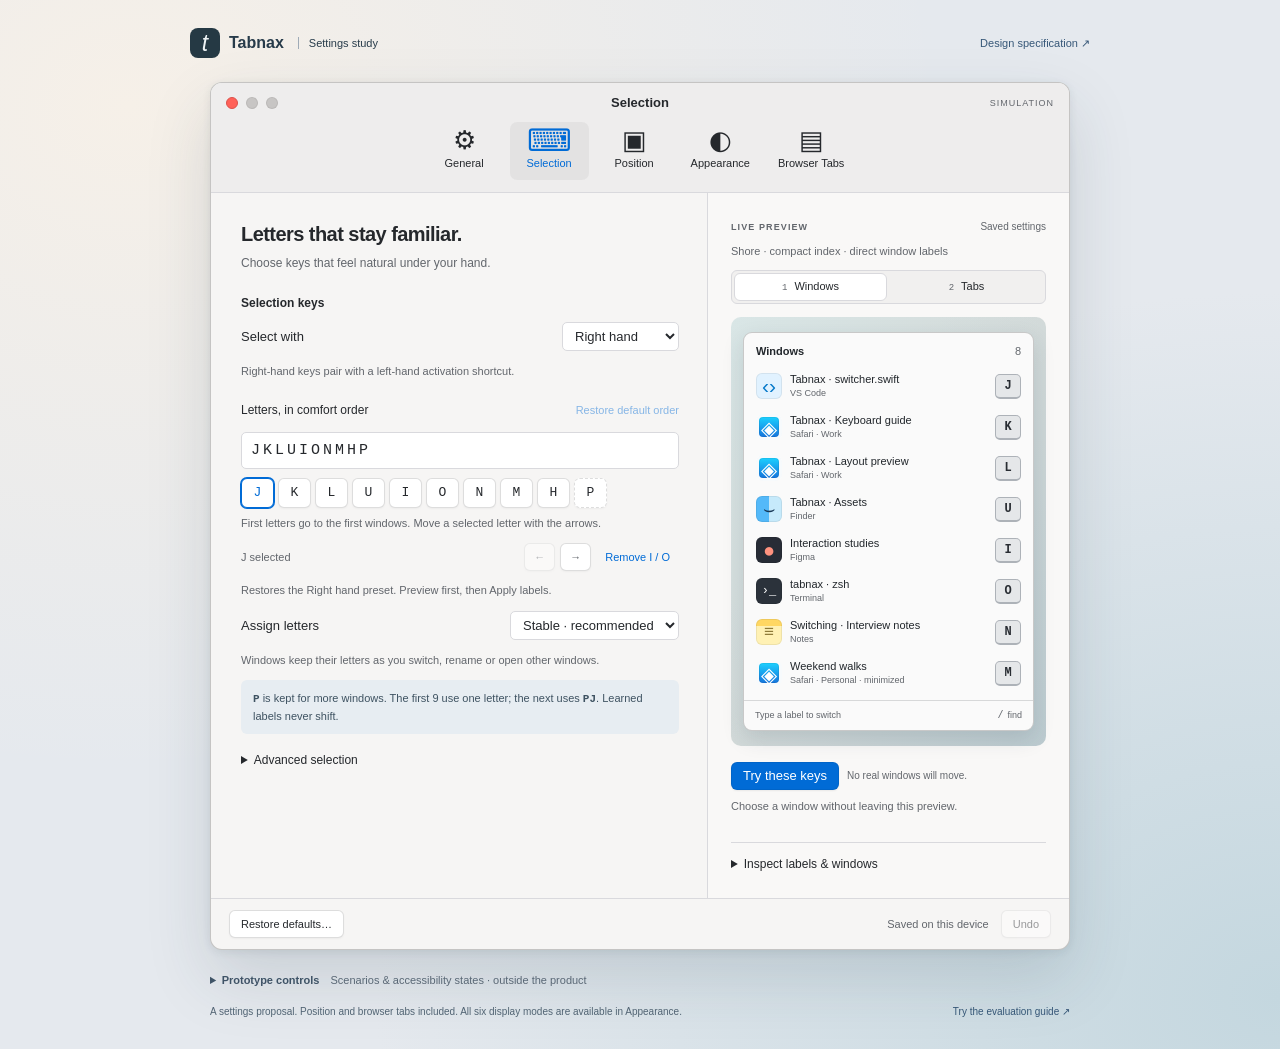
<file: settings-exploration/tabnax-settings.html>
<!doctype html>
<html lang="en"><head><meta charset="utf-8"><meta name="viewport" content="width=device-width,initial-scale=1"><meta name="color-scheme" content="light dark"><title>Tabnax · Settings study</title><link rel="icon" href="data:,"><style>
:root{font-family:-apple-system,BlinkMacSystemFont,"Segoe UI",sans-serif;font-size:13px;color:#25282c;background:#e7eaf0;color-scheme:light;--surface:#f6f5f4;--field:#fff;--text:#25282c;--muted:#62666c;--line:#d9d9dd;--blue:#006bd6;--focus:#005cc4;--toolbar:#eeeded;--preview:#fafafa;--previewText:#22272c;--previewMuted:#62666c;--keyBg:#e5e7e9;--keyFg:#292d33;--keyBorder:#adb2b8}
*{box-sizing:border-box}body{margin:0;min-height:100vh;background:radial-gradient(ellipse at 10% 10%,#f6f0e8 0,transparent 50%),radial-gradient(ellipse at 100% 95%,#c4d7df 0,transparent 50%),#e5e9ee;padding:28px 24px 32px;color:var(--text)}a{color:#365778;text-decoration:none}a:hover{text-decoration:underline}button,input,select{font:inherit;color:inherit}button,select,input{accent-color:var(--blue)}button,select{cursor:pointer}button{background:var(--field);border:1px solid #0002;border-radius:6px;padding:5px 11px;box-shadow:0 1px 2px #0000000a;min-height:28px}button:active{filter:brightness(.96)}button:disabled{cursor:default;opacity:.45}button:focus-visible,input:focus-visible,select:focus-visible,summary:focus-visible,[tabindex]:focus-visible{outline:3px solid var(--focus);outline-offset:3px}input[type=text],input:not([type]),select{background:var(--field);border:1px solid var(--line);border-radius:5px;padding:5px 8px;min-height:29px;max-width:100%}select{max-width:195px}input[type=checkbox]{width:15px;height:15px;margin:0;flex:none}p{line-height:1.5;margin:0}h1{font-size:20px;line-height:1.2;letter-spacing:-.55px;margin:0 0 8px;font-weight:650}h2{font-size:12px;margin:23px 0 10px;font-weight:650}fieldset{border:0;padding:0;margin:0}.help{color:var(--muted);font-size:11px;line-height:1.5;margin:7px 0 12px}.lede{font-size:12px;color:var(--muted);margin-bottom:24px}.study{width:min(900px,100%);margin:0 auto 24px;display:flex;align-items:center;justify-content:space-between;font-size:11px;color:#556471;gap:12px}.brand{font-size:16px;font-weight:650;display:flex;align-items:center;gap:9px;color:#273b4a}.brand-mark{display:grid;place-items:center;width:30px;height:30px;background:#253944;color:#edf3f5;border-radius:8px;font-size:23px;font-weight:500;font-style:italic}.study-tag{font-size:11px;font-weight:400;border-left:1px solid #9fabb7;padding-left:10px;margin-left:5px}.mac-window{width:860px;max-width:100%;margin:auto;background:var(--surface);border:1px solid #0003;border-radius:12px;box-shadow:0 28px 65px #2a3c4a26,0 2px 8px #25374616;overflow:hidden}.titlebar{height:39px;display:flex;align-items:center;justify-content:center;position:relative;background:var(--toolbar);font-weight:600}.traffic{position:absolute;left:15px;display:flex;gap:8px}.traffic i{width:12px;height:12px;border-radius:100%;background:#c7c5c4;border:1px solid #0001}.traffic i:first-child{background:#ff6158;border-color:#db514b}.sim-label{position:absolute;right:15px;font-size:9px;letter-spacing:1px;color:var(--muted);font-weight:500}.toolbar{display:flex;gap:9px;justify-content:center;background:var(--toolbar);border-bottom:1px solid var(--line);padding:0 0 12px}.toolbar button{display:flex;flex-direction:column;align-items:center;gap:2px;min-width:77px;min-height:58px;border:0;background:transparent;box-shadow:none;font-size:11px;border-radius:7px;padding:4px 11px}.toolbar button[aria-pressed=true]{background:#0000000c;color:var(--blue)}.toolbar-icon{font-size:26px;line-height:29px;font-weight:400}.keyboard-icon{font-size:31px}.content{display:grid;grid-template-columns:1fr 362px;min-height:568px}.settings-column{padding:29px 28px 25px 30px;min-width:0}.preview-column{padding:28px 23px 25px;border-left:1px solid var(--line);background:color-mix(in srgb,var(--surface) 70%,var(--field));min-width:0}.setting-row{display:flex;align-items:center;justify-content:space-between;gap:10px;margin:12px 0}.field-label{display:block;font-size:12px;margin-top:16px;margin-bottom:8px}.alphabet{width:100%;font-family:ui-monospace,SFMono-Regular,Menlo,monospace;letter-spacing:3px;font-size:15px!important;padding:9px!important}.letter-order{display:flex;gap:4px;flex-wrap:wrap;margin-top:9px}.letter-order button{font-family:ui-monospace,SFMono-Regular,monospace;padding:3px 0;min-width:28px;flex:1;max-width:33px;min-height:30px}.letter-order button[aria-pressed=true]{border-color:var(--blue);box-shadow:0 0 0 1px var(--blue);color:var(--blue)}.letter-order .branch{border-style:dashed}.reorder{display:flex;align-items:center;gap:5px;font-size:11px;color:var(--muted);margin-bottom:11px}.reorder span{margin-right:auto}.reorder button{padding:2px 9px}.text-button{box-shadow:none;border:0;background:none;color:var(--blue);font-size:11px}.error{font-size:11px;color:#af251b;line-height:1.5;margin:7px 0}.error:empty{display:none}.inline-note{background:#e7edf2;color:#3e5261;border-radius:6px;font-size:11px;line-height:1.5;padding:10px 12px;margin:12px 0 17px}.inline-note kbd{font-weight:700}details{font-size:12px}summary{cursor:pointer;line-height:1.5}details[open]>summary{margin-bottom:15px}.pin-heading{font-size:12px;font-weight:600;margin:18px 0 8px}.pin-heading span{font-size:10px;font-weight:400;color:var(--muted);margin-left:6px}#pin-target{max-width:100%;width:100%}.pin-entry{display:flex;gap:7px;margin-top:7px}.pin-entry input{min-width:0;flex:1}.draft-bar{margin-top:20px;background:var(--field);border:1px solid var(--line);border-radius:7px;padding:12px;font-size:12px}.draft-bar p{font-size:11px;color:var(--muted);margin-top:5px}.draft-bar>div{display:flex;gap:6px;justify-content:flex-end;margin-top:12px}.primary{background:var(--blue);border-color:#0001;color:white;box-shadow:0 1px 2px #0001}.preview-heading{display:flex;justify-content:space-between;align-items:center;gap:8px;margin:0 0 11px;font-size:9px;letter-spacing:1.1px;font-weight:600;color:var(--muted)}.preview-heading span:last-child{letter-spacing:0;font-size:10px;font-weight:400}.preview-wallpaper{background:radial-gradient(ellipse at 0% 0%,#d9e6e6 0%,transparent 70%),radial-gradient(ellipse at 100% 100%,#bccbd0 0%,transparent 75%),#d4dbda;border-radius:10px;padding:15px 12px;min-height:385px;display:flex;align-items:flex-start;justify-content:center}.preview-surface{background:var(--preview);color:var(--previewText);width:100%;border-radius:9px;box-shadow:0 8px 21px #20374322;overflow:hidden;border:1px solid #0003}.preview-surface.armed{outline:3px solid var(--focus);outline-offset:4px}.switcher-heading{display:flex;justify-content:space-between;padding:12px 12px 9px;font-size:11px;font-weight:650}.switcher-heading span:last-child{color:var(--previewMuted);font-weight:400}.targets{padding:0 5px;max-height:440px;overflow:auto}.target{display:flex;align-items:center;gap:8px;width:100%;text-align:left;box-shadow:none;border:1px solid transparent;border-radius:5px;background:transparent;padding:6px;min-height:39px;color:var(--previewText)}.target:hover,.target.highlight{background:color-mix(in srgb,var(--keyBg) 50%,var(--preview));border-color:var(--keyBorder)}.target.dim{opacity:.42}.target .target-text{min-width:0;flex:1;line-height:1.25}.target-title{font-size:11px;display:block;white-space:nowrap;overflow:hidden;text-overflow:ellipsis}.target-meta{font-size:9px;color:var(--previewMuted);display:block;margin-top:2px}.app-icon{width:26px;height:26px;display:grid;place-items:center;border-radius:6px;flex:none;color:#fff;font-size:17px;box-shadow:inset 0 0 0 1px #0001;position:relative}.app-icon.code{background:#e1f2ff;color:#087aca;font-size:21px}.app-icon.safari{background:linear-gradient(#1bd0ff,#1474dc);border:3px solid #f7fafc;border-radius:7px;color:white;font-size:21px}.app-icon.finder{background:linear-gradient(90deg,#54b9f9 50%,#c6eafb 50%);color:#173857;font-size:19px}.app-icon.figma{background:#272c36;color:#ff927f;font-size:20px}.app-icon.terminal{background:#2b323b;font-size:12px;font-family:monospace}.app-icon.notes{background:linear-gradient(#ffd763 28%,#fff1b4 28%);color:#8d7937;font-size:17px}.key-label{display:inline-flex;justify-content:center;align-items:center;font:600 var(--labelFont,12px)/1 ui-monospace,SFMono-Regular,Menlo,monospace;background:var(--keyBg);color:var(--keyFg);border:1px solid var(--keyBorder);border-bottom-width:2px;border-radius:5px;min-width:26px;min-height:25px;padding:3px 5px;flex:none}.key-label .entered{opacity:.5}.switcher-foot{display:flex;align-items:center;gap:4px;border-top:1px solid color-mix(in srgb,var(--previewMuted) 23%,var(--preview));margin-top:6px;padding:9px 11px;color:var(--previewMuted);font-size:9px}.switcher-foot>span:first-child{margin-right:auto}.switcher-foot kbd{font-size:10px}.try-row{display:flex;align-items:center;gap:8px;flex-wrap:wrap;margin:16px 0 8px}.try-row>span{font-size:10px;color:var(--muted)}.selection-result{font-size:11px;color:var(--muted);min-height:34px;line-height:1.5}.inventory{border-top:1px solid var(--line);margin-top:10px;padding-top:12px}.inventory-row{display:flex;align-items:center;gap:6px;margin:6px 0}.inventory-row .inv-title{font-size:10px;flex:1;min-width:0;white-space:nowrap;text-overflow:ellipsis;overflow:hidden}.inventory-row code{min-width:29px;font-size:11px}.inventory-row button{min-height:24px;padding:1px 6px;font-size:12px}.window-footer{padding:11px 18px;border-top:1px solid var(--line);display:flex;align-items:center;gap:12px;font-size:11px}.window-footer>span{margin-left:auto;color:var(--muted)}.window-footer button{font-size:11px}.check{display:flex;align-items:center;gap:8px;margin:12px 0;font-size:12px}.permission{display:flex;align-items:center;gap:9px;margin-top:18px;font-size:11px}.permission>div{flex:1}.permission p{font-size:10px;color:var(--muted);margin-top:3px}.permission button{font-size:11px}.permission-icon{font-size:26px;color:#7c8096}.segments{display:flex;background:#0000000b;border:1px solid var(--line);padding:2px;border-radius:6px}.segments label{flex:1;position:relative;cursor:pointer}.segments input{position:absolute;opacity:0;inset:0;width:100%;height:100%;margin:0;cursor:pointer}.segments span{display:block;text-align:center;padding:6px;border-radius:4px;font-size:12px}.segments input:checked+span{background:var(--field);box-shadow:0 1px 3px #0002}.segments input:focus-visible+span{outline:3px solid var(--focus);outline-offset:3px}.presets{display:flex;gap:9px}.presets button{flex:1;display:flex;flex-direction:column;align-items:center;gap:8px;background:transparent;box-shadow:none;border:1px solid transparent;font-size:11px;padding:10px 4px}.presets button[aria-pressed=true]{border-color:var(--blue);background:#0876e40a}.swatch{width:54px;height:39px;border-radius:6px;display:block;box-shadow:0 1px 3px #0002;position:relative}.swatch:after{content:'J';display:grid;place-items:center;position:absolute;inset:9px 15px;font:600 12px ui-monospace;border:1px solid currentColor;border-radius:3px}.swatch.graphite{background:#e5e7e9;color:#292d33}.swatch.sage{background:#dcebdd;color:#254a36}.swatch.iris{background:#e7e1fa;color:#4d367d}.appearance-note{margin:28px 0;display:flex;align-items:center;gap:13px;color:var(--muted);font-size:11px}.appearance-note>span{font-size:28px}.test-controls{max-width:860px;margin:22px auto 0;color:#415569;font-size:11px}.test-controls summary{font-weight:600}.test-controls summary span{font-weight:400;color:#5e6b79;margin-left:8px}.harness{display:grid;grid-template-columns:repeat(2,1fr);gap:14px 22px;padding:8px 0}.harness>label:not(.check){display:flex;align-items:center;justify-content:space-between;gap:8px}.harness p{grid-column:1/-1;max-width:690px;color:#536474}.harness .check{margin:0;font-size:11px}.harness select{font-size:11px;color:var(--text)}.study-footer{max-width:860px;margin:18px auto 0;display:flex;justify-content:space-between;gap:15px;font-size:10px;color:#536575}.search-box{display:flex;gap:5px;align-items:center;margin:0 10px 8px;font-size:9px}.search-box input{width:100%;min-width:0;background:var(--preview);color:var(--previewText);font-size:11px}.targets.grid{display:grid;grid-template-columns:1fr 1fr;gap:3px}.grid .target{flex-wrap:wrap;padding:7px;min-height:80px;position:relative;align-content:start;gap:6px}.grid .target-text{order:3;flex-basis:100%}.grid .key-label{margin-left:auto}.grid .target-title{font-size:10px}.empty-cell{min-height:80px;border:1px dashed var(--keyBorder);border-radius:5px;display:grid;place-items:center;font-size:10px;color:var(--previewMuted)}dialog{background:var(--surface);color:var(--text);border:1px solid var(--line);box-shadow:0 18px 65px #0004;border-radius:12px;max-width:420px;width:calc(100% - 32px);padding:25px}dialog::backdrop{background:#162c4036}dialog h2{font-size:16px;margin:0 0 12px}dialog p{font-size:12px;color:var(--muted)}.dialog-actions{display:flex;justify-content:flex-end;gap:8px;margin-top:22px}.sr-only{position:absolute;width:1px;height:1px;overflow:hidden;clip:rect(0,0,0,0);white-space:nowrap}[hidden]{display:none!important}
body.dark{color-scheme:dark;--surface:#27292d;--field:#36393e;--text:#eeeff1;--muted:#b2b7bf;--line:#474a50;--blue:#087cf0;--focus:#77baff;--toolbar:#303237;--preview:#24282e;--previewText:#f1f3f5;--previewMuted:#b7bec8;--keyBg:#424a54;--keyFg:#fafbfc;--keyBorder:#87919e}.dark .toolbar button[aria-pressed=true]{background:#ffffff13;color:#8bc2ff}.dark .inline-note{background:#323f4b;color:#d4e4f0}.dark .error{color:#ffaba5}.dark .preview-wallpaper{background:radial-gradient(ellipse at 0 0,#415c62,transparent 90%),#283c48}.dark .traffic i:not(:first-child){background:#55585c}.dark .text-button{color:#8ac4ff}body[data-theme=sage]{--keyBg:#dcebdd;--keyFg:#254a36;--keyBorder:#8aab95}body.dark[data-theme=sage]{--keyBg:#c0d9ba;--keyFg:#1d3b28;--keyBorder:#8faa89}body[data-theme=iris]{--keyBg:#e7e1fa;--keyFg:#4d367d;--keyBorder:#b0a0cd}body.dark[data-theme=iris]{--keyBg:#d0c2ee;--keyFg:#362258;--keyBorder:#ad96d5}body.strong .key-label{border-width:2px}.contrast{--line:#7c8188!important;--muted:#404750!important;--keyBorder:#60666d!important}.contrast.dark{--muted:#e0e4eb!important;--line:#8f959f!important;--keyBorder:#c4c9cf!important}.contrast .target{border-color:var(--keyBorder)}.no-motion *{animation:none!important;transition:none!important}@media(prefers-reduced-motion:reduce){*{animation:none!important;transition:none!important}}@media(prefers-contrast:more){.key-label{border-width:2px}.target{border-color:var(--keyBorder)}}@media(max-width:760px){body{padding:16px 12px}.content{grid-template-columns:1fr 320px}.settings-column{padding:24px 20px}.preview-column{padding:24px 15px}.setting-row{align-items:flex-start;flex-direction:column;gap:6px}.setting-row select{max-width:100%;width:100%}.study-tag{display:none}}@media(max-width:620px){.content{grid-template-columns:1fr}.preview-column{border-left:0;border-top:1px solid var(--line)}.settings-column{padding:24px}.preview-wallpaper{min-height:0;padding:22px}.preview-surface{max-width:380px}.harness{grid-template-columns:1fr}.harness p{grid-column:auto}.study-footer{flex-direction:column}.sim-label{font-size:8px}.window-footer{flex-wrap:wrap}.window-footer>span{font-size:10px}.setting-row{flex-direction:row;align-items:center}.setting-row select{width:auto;max-width:190px}.test-controls summary span{display:block;margin:5px 0 0 12px}}@media(pointer:coarse){button,select{min-height:40px}.letter-order button{min-width:36px;max-width:40px}.reorder{flex-wrap:wrap}input{font-size:16px!important}.target{min-height:44px}}@media(max-width:360px){.setting-row{flex-direction:column;align-items:stretch}.setting-row select{max-width:100%}.brand{font-size:14px}.study>a:last-child{font-size:10px}.settings-column{padding:22px 18px}.window-footer{gap:8px}}
/* Reflow from the actual window width, including CSS/browser zoom. */
.mac-window{container-type:inline-size;container-name:settings}
@container settings (max-width:620px){
 .content{grid-template-columns:minmax(0,1fr)}
 .settings-column{padding:24px;min-width:0}
 .preview-column{border-left:0;border-top:1px solid var(--line);padding:24px}
 .preview-wallpaper{min-height:0;padding:20px}
 .preview-surface{max-width:380px}
 .setting-row{flex-wrap:wrap}
 .window-footer{flex-wrap:wrap}
}
@container settings (max-width:340px){
 .settings-column,.preview-column{padding:22px 16px}
 .setting-row{flex-direction:column;align-items:stretch}
 .setting-row select{max-width:100%;width:100%}
 .presets{gap:5px}
 .preview-wallpaper{padding:14px}
}
/* Position and browser-tab panes extend the existing native-style toolbar. */
.toolbar{gap:6px}.toolbar button{min-width:79px;max-width:98px}
body[data-pane=position] .preview-wallpaper,body[data-pane=position] .try-row,body[data-pane=position] .selection-result,body[data-pane=position] .inventory{display:none}
.anchor-picker{display:grid;grid-template-columns:repeat(3,48px);gap:8px;width:max-content;background:var(--field);padding:17px;border:1px solid var(--line);border-radius:10px}
.anchor-picker button{height:38px;padding:4px;font-size:18px;color:var(--muted);box-shadow:none;background:var(--surface)}
.anchor-picker button[aria-pressed=true]{background:var(--blue);color:white;border-color:var(--blue)}
.position-summary{font-size:12px;margin:10px 0 21px;font-weight:600}.inset-range{width:100%;margin:5px 0 9px}.position-preview{margin:8px 0 20px}
.display-strip{display:flex;align-items:flex-end;gap:12px;margin:18px 12px 27px;justify-content:center}
.display-mini{width:91px;height:57px;border:2px solid var(--line);border-radius:5px;position:relative;display:flex;flex-direction:column;align-items:center;justify-content:center;gap:3px;font-size:10px;color:var(--muted);background:var(--field)}
.display-mini:nth-child(2){width:115px;height:70px}.display-mini:after{content:'';position:absolute;bottom:-9px;width:30px;border-bottom:3px solid var(--line)}.display-mini.selected{border-color:var(--blue);color:var(--blue)}.display-mini.selected:after{border-color:var(--blue)}.display-mini i{font-size:11px;font-style:normal;opacity:0}.display-mini.selected i{opacity:1}
.position-desktop{position:relative;width:100%;height:224px;overflow:hidden;border:1px solid var(--line);border-radius:8px;background:radial-gradient(ellipse at 0 0,#d9e6e6,transparent 80%),#acbec8}.mini-menubar{position:absolute;left:0;top:0;right:0;display:flex;justify-content:space-between;font-size:9px;padding:5px 10px;background:#ffffff95;color:#314450}.mini-work-window{position:absolute;width:42%;height:42%;top:28%;left:23%;background:#ffffff44;border:1px solid #ffffff66;border-radius:4px}.mini-work-window:before{content:'';height:12%;border-bottom:1px solid #ffffff66;display:block}.mini-dock{position:absolute;bottom:4px;left:50%;transform:translateX(-50%);border:1px solid #ffffff6b;border-radius:4px;background:#ffffff50;font-size:9px;color:#38525f;padding:2px 10px;letter-spacing:5px;white-space:nowrap}
.position-mini-switcher{position:absolute;z-index:1;width:106px;background:var(--preview);color:var(--previewText);box-shadow:0 3px 9px #152d3b33;border:1px solid var(--keyBorder);border-radius:5px;padding:6px;font-size:8px}.position-mini-switcher b{font-size:8px;display:block;margin:0 0 4px}.position-mini-switcher span{display:flex;align-items:center;margin-top:4px;min-height:14px}.position-mini-switcher kbd{margin-left:auto;background:var(--keyBg);color:var(--keyFg);padding:2px 3px;border-radius:2px;font:600 8px ui-monospace}.dark .position-desktop{background:radial-gradient(ellipse at 0 0,#415c62,transparent 90%),#283c48}.dark .mini-work-window{background:#ffffff0b}.dark .mini-menubar{background:#0004;color:#e3eff3}
.preview-scope{display:flex;padding:2px;background:#00000008;border:1px solid var(--line);border-radius:6px;gap:3px;margin-bottom:13px}.preview-scope button{flex:1;box-shadow:none;background:transparent;border-color:transparent;font-size:11px}.preview-scope button[aria-pressed=true]{background:var(--field);border-color:var(--line)}.preview-scope kbd{font-size:9px;color:var(--muted);margin-right:4px}
.browser-connection{display:flex;align-items:center;gap:9px;padding:11px 0;border-bottom:1px solid var(--line)}.browser-connection>label{flex:1;min-width:0;font-size:12px}.browser-connection span:not(.app-icon){display:block;font-size:10px;color:var(--muted);margin-top:3px}.browser-connection button{font-size:11px}.app-icon.chrome{background:conic-gradient(#df5143 0 33%,#efc65d 33% 66%,#51a571 66%);color:#fff;font-size:20px}
@container settings (max-width:620px){.toolbar{display:grid;grid-template-columns:repeat(5,minmax(0,1fr));padding:0 7px 10px;gap:2px}.toolbar button{min-width:0;max-width:none;font-size:10px;padding:4px 2px}.toolbar-icon{font-size:24px}.browser-connection{flex-wrap:wrap}}
/* Presets keep native settings chrome; customization changes the switcher only. */
.swatch.tabnax{background:#202720;color:#d9f68c}.swatch.tabnax:after{background:#d9f68c;color:#28361b;border-color:#b0cb7a}.presets button{min-width:0}.color-row{display:flex;align-items:center;gap:10px;margin:14px 0;font-size:12px}.color-row label{margin-right:auto}.color-row code{font-size:10px;color:var(--muted)}.color-row input[type=color]{width:37px;height:28px;padding:2px;border:1px solid var(--line);border-radius:5px;background:var(--field)}
.target:hover,.target.highlight{background:color-mix(in srgb,var(--selectionAccent) 12%,var(--preview));border-color:var(--selectionAccent)}.preview-surface.armed{outline-color:var(--selectionAccent)}
@container settings (max-width:340px){.presets{display:grid;grid-template-columns:repeat(2,minmax(0,1fr))}.color-row{gap:6px}}

/* Browser choices retain native checkbox controls and explicit sample state. */
.browser-connection>label{cursor:pointer;line-height:1.4}.browser-connection>input{flex:none}.browser-connection button{flex:none}.browser-connection .app-icon{flex:none}.app-icon.arc{background:linear-gradient(140deg,#d29bec,#ed916f);color:#20272f;font-weight:700}.app-icon.zen{background:#e0c39b;color:#2f302d;font-size:25px}.app-icon.firefox{background:linear-gradient(145deg,#e56a24,#603ee2);color:#ffdf7d;font-size:22px}.app-icon.edge{background:linear-gradient(150deg,#319ba3,#176bd4);color:white;font-size:23px}.app-icon.brave{background:#da522e;color:white;font-size:23px}#more-browsers{margin:14px 0}#more-browsers[open]>summary{margin-bottom:2px}#browser-selection{max-width:210px}
@container settings (max-width:340px){.browser-connection{gap:7px}.browser-connection>label{flex-basis:120px}.browser-connection button{margin-left:auto}}
/* Six renderers share the same theme, input router and target identities. */
.mode-preview-note{margin:0 0 10px;font-size:11px}.mode-section-title{font-size:10px;font-weight:650;color:var(--previewMuted);padding:9px 7px 5px}.mode-group+.mode-group{border-top:1px solid var(--keyBorder);margin-top:7px;padding-top:3px}.mode-empty{padding:12px 8px;color:var(--previewMuted);font-size:11px;line-height:1.5}.mode-back{background:transparent;color:var(--selectionAccent);font-size:10px;box-shadow:none;margin:3px 4px 8px;border-color:var(--keyBorder)}.mode-group{min-width:0}.canopy-preview{display:grid;gap:7px}.canopy-preview .mode-group{border:1px solid color-mix(in srgb,var(--keyBorder) 55%,transparent);border-radius:7px;padding:2px;overflow:hidden}
.fold-preview{display:grid;grid-template-columns:92px minmax(0,1fr);gap:6px}.fold-spine,.fold-sheet{min-width:0}.fold-app{display:flex;flex-wrap:wrap;align-items:center;justify-content:space-between;gap:4px;width:100%;margin:4px 0;background:var(--preview);color:var(--previewText);border-color:var(--keyBorder);padding:8px 5px;font-size:10px;text-align:left}.fold-app span{min-width:0;flex:1 1 34px;overflow-wrap:anywhere}.fold-app small{display:block;font-size:9px;font-weight:400;color:var(--previewMuted);margin-top:3px}.fold-app kbd{background:var(--keyBg);color:var(--keyFg);padding:2px 4px;border-radius:3px;flex:none}.fold-app.selected{border-color:var(--selectionAccent);background:color-mix(in srgb,var(--selectionAccent) 9%,var(--preview))}.fold-sheet{border-left:1px solid var(--keyBorder);padding-left:4px}.fold-sheet .target{flex-wrap:wrap;align-content:start;gap:5px}.fold-sheet .target-text{order:3;flex-basis:100%}.fold-sheet .target-title{white-space:normal;overflow-wrap:anywhere;font-size:10px}.fold-sheet .key-label{margin-left:auto}
.address-grid{display:grid;grid-template-columns:repeat(2,minmax(0,1fr));gap:6px}.address-cell{min-width:0;min-height:73px;border:1px solid var(--keyBorder);border-radius:6px;overflow:hidden}.address-cell>.target{flex-wrap:wrap;gap:6px;min-height:73px;align-content:start}.address-cell>.target .target-text{order:3;flex-basis:100%}.address-cell .key-label{margin-left:auto}.address-cell .target-title{font-size:10px}.address-cell.empty-cell{display:flex;flex-direction:column;gap:6px;font-size:10px;min-height:73px;padding:7px;border-style:dashed}.address-cell.empty-cell kbd{font-size:var(--labelFont)}.branch-cell>button{width:100%;display:flex;justify-content:space-between;align-items:center;gap:5px;font-size:10px;color:var(--previewText);background:var(--preview);border:0;border-radius:0;text-align:left}.branch-cell>button kbd{padding:3px;background:var(--keyBg);color:var(--keyFg);border-radius:3px;font-size:var(--labelFont)}.branch-title{padding:2px 6px;color:var(--previewMuted);font-size:9px;white-space:nowrap;text-overflow:ellipsis;overflow:hidden}.address-inventory .app-icon{display:none}.address-inventory .target{gap:3px;padding:5px;min-height:36px}.address-inventory .target-meta{font-size:8px}.address-inventory .key-label{min-width:24px;padding:2px}
.beacon-field{position:relative;height:238px;border-radius:7px;background:linear-gradient(140deg,#9eaead55,#4b797833);margin:3px 2px 10px;overflow:hidden}.beacon-window{position:absolute;width:calc(100% - 38px);height:75px;background:var(--preview);border:1px solid var(--keyBorder);border-radius:6px;box-shadow:0 4px 12px #0002}.beacon-window:after{content:'';display:block;height:12px;margin:2px 10px;width:45%;border-bottom:3px solid color-mix(in srgb,var(--previewMuted) 30%,transparent)}.beacon-0{left:4px;top:8px}.beacon-1{left:17px;top:82px}.beacon-2{left:31px;top:156px}.beacon-window .target{padding:7px 5px}.beacon-window .target-title{font-size:10px}
.relay-previous{border:1px solid var(--selectionAccent);border-radius:7px;padding:4px;margin:8px 0;background:color-mix(in srgb,var(--selectionAccent) 5%,var(--preview))}.return-action{display:flex;justify-content:space-between;width:calc(100% - 10px);margin:6px 5px;background:var(--preview);color:var(--previewText);border-color:var(--selectionAccent);font-size:11px}.return-action kbd{font-size:10px}#display-mode{max-width:225px}
@container settings (max-width:340px){.fold-preview{grid-template-columns:80px minmax(0,1fr)}.beacon-window{width:calc(100% - 24px)}.beacon-1{left:10px}.beacon-2{left:20px}}

/* Scoped recovery actions stay beside the setting they restore. */
.field-heading{display:flex;align-items:center;justify-content:space-between;gap:6px 12px;flex-wrap:wrap;margin:16px 0 8px}.field-heading .field-label{margin:0}.field-heading .text-button{padding:4px 0;flex:none}.scoped-reset{padding-left:0;margin:-7px 0 3px}.color-row .text-button{padding:4px;flex:none}

</style></head>
<body>
<header class="study"><a class="brand" href="../design-exploration/tabnax-gallery.html"><span class="brand-mark">t</span> Tabnax <span class="study-tag">Settings study</span></a><a href="SPECIFICATION.md">Design specification ↗</a></header>
<main class="mac-window" aria-label="Tabnax settings simulation">
  <header class="titlebar"><div class="traffic" aria-hidden="true"><i></i><i></i><i></i></div><div id="window-title">Selection</div><span class="sim-label">SIMULATION</span></header>
  <nav class="toolbar" aria-label="Settings panes">
    <button data-pane="general" aria-pressed="false"><span class="toolbar-icon">⚙</span>General</button>
    <button data-pane="selection" aria-pressed="true"><span class="toolbar-icon keyboard-icon">⌨</span>Selection</button>
    <button data-pane="position" aria-pressed="false"><span class="toolbar-icon">▣</span>Position</button>
    <button data-pane="appearance" aria-pressed="false"><span class="toolbar-icon">◐</span>Appearance</button>
    <button data-pane="tabs" aria-pressed="false"><span class="toolbar-icon">▤</span>Browser Tabs</button>
  </nav>
  <div class="content">
    <div class="settings-column">
    <section id="pane-general" class="pane" hidden aria-labelledby="general-heading">
      <h1 id="general-heading">Ready when you are.</h1><p class="lede">Open Tabnax, type a letter, get back to work.</p>
      <h2>Activation</h2>
      <div class="setting-row"><label for="record">Open switcher</label><button id="record" class="shortcut">⌃ ⌥ Space</button></div>
      <p id="shortcut-help" class="help">Suggested shortcut. Check it alongside Mouseless.</p><button id="reset-shortcut" class="text-button scoped-reset">Use suggested shortcut</button><p id="shortcut-error" class="error" role="alert"></p>
      <div class="setting-row"><label for="activation">Behavior</label><select id="activation"><option value="latch">Press to open</option><option value="hold">Hold to show</option></select></div>
      <p id="activation-help" class="help">Release the shortcut, then type. Escape cancels.</p>
      <details><summary>Shortcut details</summary><div class="setting-row"><label for="modifier-side">Modifier side</label><select id="modifier-side"><option value="either">Either side</option><option value="left">Left only</option><option value="right">Right only</option></select></div><p class="help">Side-specific capture is a native design contract. The browser cannot register a global shortcut.</p><p class="help">Modifier-only taps remain an optional native experiment. Mouseless uses left Command tap by default.</p></details>
      <h2>Windows</h2>
      <label class="check"><input id="minimized" type="checkbox">Include minimized windows</label>
      <label class="check"><input id="hidden" type="checkbox">Include windows of hidden apps</label>
      <p class="help">User-facing windows only. Availability across Spaces must be verified in the native app.</p>
      <h2>Startup & access</h2>
      <label class="check"><input id="login" type="checkbox">Launch at login</label>
      <div class="permission"><span class="permission-icon" aria-hidden="true">◈</span><div><strong>Accessibility</strong><p id="permission-status">Not checked in this prototype</p></div><button id="permission-info">Details…</button></div>
      <p class="help">Used to read window names and select a window. No screen images are needed.</p>
    </section>
    <section id="pane-selection" class="pane" aria-labelledby="selection-heading">
      <h1 id="selection-heading">Letters that stay familiar.</h1><p class="lede">Choose keys that feel natural under your hand.</p>
      <h2>Selection keys</h2>
      <div class="setting-row"><label for="hand">Select with</label><select id="hand"><option value="right">Right hand</option><option value="left">Left hand</option><option value="both">Both hands</option><option value="custom">Custom order</option></select></div>
      <p class="help">Right-hand keys pair with a left-hand activation shortcut.</p>
      <div class="field-heading"><label class="field-label" for="alphabet">Letters, in comfort order</label><button id="reset-alphabet" class="text-button" aria-describedby="alphabet-reset-help">Restore default order</button></div>
      <input id="alphabet" class="alphabet" type="text" spellcheck="false" autocomplete="off" aria-describedby="alphabet-help alphabet-error">
      <div id="letter-order" class="letter-order" aria-label="Alphabet order"></div>
      <p id="alphabet-help" class="help">First letters go to the first windows. Move a selected letter with the arrows.</p>
      <div class="reorder"><span id="selected-letter">J selected</span><button id="move-left" aria-label="Move selected letter earlier">←</button><button id="move-right" aria-label="Move selected letter later">→</button><button id="remove-ambiguous" class="text-button">Remove I / O</button></div>
      <p id="alphabet-reset-help" class="help">Restores the Right hand preset. Preview first, then Apply labels.</p>
      <p id="alphabet-error" class="error" role="alert"></p>
      <div class="setting-row"><label for="policy">Assign letters</label><select id="policy"><option value="stable">Stable · recommended</option><option value="mnemonic">Name initials first</option><option value="pairs">Always two letters</option></select></div>
      <p id="policy-help" class="help"></p>
      <div id="overflow-note" class="inline-note"></div>
      <details id="advanced"><summary>Advanced selection</summary>
        <div class="setting-row"><label for="key-mode">Keys follow</label><select id="key-mode"><option value="physical">Physical positions</option><option value="characters">Typed characters</option></select></div><p class="help">The sandbox uses A–Z key positions. Native layout mapping is unverified.</p>
        <div class="pin-heading">Pin a target label <span>Optional study</span></div>
        <label class="sr-only" for="pin-target">Target to pin</label><select id="pin-target"></select>
        <div class="pin-entry"><input id="pin-code" maxlength="4" aria-label="Pinned label" placeholder="Free label, e.g. H" autocomplete="off"><button id="pin">Pin label</button></div><p id="pin-error" class="error" role="alert"></p><p class="help">Pins last for this address session. Used labels and prefixes cannot be taken from another target.</p>
        <button id="reset-labels">Reset label assignments…</button>
      </details>
      <div id="draft-bar" class="draft-bar" hidden><strong id="draft-summary"></strong><p id="draft-help">Preview only. Applying starts a new address session.</p><div><button id="discard">Discard</button><button id="apply" class="primary">Apply labels</button></div></div>
    </section>
    <section id="pane-position" class="pane" hidden aria-labelledby="position-heading">
      <h1 id="position-heading">Right where you expect it.</h1><p class="lede">Give the switcher a familiar place on your screen.</p>
      <h2>Display</h2><p id="position-mode" class="help"></p>
      <div class="setting-row"><label for="position-display">Show on</label><select id="position-display"><option value="focused">Display with active window</option><option value="pointer">Display with pointer</option><option value="main">Main display</option></select></div>
      <p class="help">Choose the display when you open Tabnax. It stays there until you finish switching.</p>
      <h2>Position on screen</h2>
      <div class="anchor-picker" role="group" aria-label="Switcher position">
        <button data-anchor="top-left" aria-label="Top left" title="Top left">↖</button><button data-anchor="top-center" aria-label="Top center" title="Top center">↑</button><button data-anchor="top-right" aria-label="Top right" title="Top right">↗</button>
        <button data-anchor="middle-left" aria-label="Middle left" title="Middle left">←</button><button data-anchor="middle-center" aria-label="Center" title="Center">•</button><button data-anchor="middle-right" aria-label="Middle right" title="Middle right">→</button>
        <button data-anchor="bottom-left" aria-label="Bottom left" title="Bottom left">↙</button><button data-anchor="bottom-center" aria-label="Bottom center" title="Bottom center">↓</button><button data-anchor="bottom-right" aria-label="Bottom right" title="Bottom right">↘</button>
      </div>
      <p id="position-summary" class="position-summary" role="status">Middle right</p>
      <div class="setting-row"><label for="position-inset">Space from screen edges</label><output id="inset-value" for="position-inset">24 pt</output></div>
      <input id="position-inset" class="inset-range" type="range" min="12" max="64" step="4" value="24" aria-describedby="position-help">
      <p id="position-help" class="help">Keeps the switcher clear of the menu bar and Dock. Centered axes stay centered.</p>
      <div id="mode-position-note" class="inline-note"></div>
      <button id="position-reset">Use default position</button>
      <p class="help">Saved immediately. Moving the switcher never changes its letters.</p>
    </section>
    <section id="pane-tabs" class="pane" hidden aria-labelledby="tabs-heading">
      <h1 id="tabs-heading">Go straight to the tab.</h1><p class="lede">Browser tabs, in the same keyboard-first switcher.</p>
      <label class="check"><input id="tabs-enabled" type="checkbox">Include browser tabs</label>
      <p class="help">Windows and tabs have separate views and keep their own labels.</p>
      <div class="setting-row"><label for="tabs-range">Show tabs from</label><select id="tabs-range"><option value="all">All included browsers</option><option value="browser">Active browser</option><option value="window">Active browser window</option></select></div>
      <div class="setting-row"><label for="default-scope">Open switcher to</label><select id="default-scope"><option value="windows">Windows</option><option value="tabs">Browser tabs</option></select></div>
      <p id="tabs-range-help" class="help">The preview includes Arc, Zen, Safari, Chrome, Firefox, Edge and Brave.</p>
      <h2>Your browsers</h2>
      <div class="setting-row"><label for="browser-selection">Use tabs from</label><select id="browser-selection"><option value="automatic">All available browsers</option><option value="selected">Choose browsers…</option></select></div>
      <p class="help">Tabnax will find supported browsers automatically. If access is needed, setup will guide you through it.</p>
      <p id="browser-selection-status" class="help" role="status"></p>
      <div id="primary-browsers"></div>
      <details id="more-browsers"><summary>More browsers · Firefox, Edge &amp; Brave</summary><div id="additional-browsers"></div></details>
      <p class="help">Sample browsers only. This preview does not detect or connect to installed browsers.</p>
      <h2>Easy to recognize</h2>
      <p class="help">Each result keeps its title, browser and window or workspace context. Two-letter labels stay stable when titles change or tabs move.</p>
      <p class="help">Private tabs are excluded. Tab titles are used for switching, not saved as browsing history.</p>
      <button id="preview-tabs" class="primary">Preview sample tabs</button>
    </section>
    <section id="pane-appearance" class="pane" hidden aria-labelledby="appearance-heading">
      <h1 id="appearance-heading">Quiet, with a clear next key.</h1><p class="lede">A familiar surface. Just enough emphasis to act.</p>
      <h2>Display mode</h2><div class="setting-row"><label for="display-mode">Show windows as</label><select id="display-mode"><option value="shore">Shore · compact index</option><option value="beacons">Beacons · window plaques</option><option value="canopy">Canopy · app groups</option><option value="lattice">Lattice · address grid</option><option value="fold">Fold · app then window</option><option value="relay">Relay · return pair</option></select></div>
      <p id="mode-description" class="help"></p><p id="mode-error" class="error" role="status"></p><p class="help">All modes share themes, selection keys and browser choices. Each remembers its own position.</p>
      <h2>Appearance</h2><fieldset class="segments"><legend class="sr-only">Appearance</legend><label><input name="appearance" type="radio" value="system"><span>System</span></label><label><input name="appearance" type="radio" value="light"><span>Light</span></label><label><input name="appearance" type="radio" value="dark"><span>Dark</span></label></fieldset>
      <h2>Theme</h2><div class="presets" role="group" aria-label="Theme presets"><button data-theme="graphite"><i class="swatch graphite"></i>macOS</button><button data-theme="tabnax"><i class="swatch tabnax"></i>Tabnax</button><button data-theme="sage"><i class="swatch sage"></i>Sage</button><button data-theme="iris"><i class="swatch iris"></i>Iris</button></div><p id="theme-description" class="help">Native neutral surfaces, with familiar Mac blue selection.</p>
      <details id="customize-theme"><summary>Customize this theme…</summary>
        <p id="custom-mode" class="help">Editing Light appearance</p>
        <div class="color-row"><label for="custom-key-color">Key color</label><code id="key-color-value"></code><input id="custom-key-color" type="color" aria-describedby="color-help"><button id="reset-key-color" class="text-button" aria-label="Restore default key color">Reset</button></div>
        <div class="color-row"><label for="custom-selection-color">Selection color</label><code id="selection-color-value"></code><input id="custom-selection-color" type="color" aria-describedby="color-help"><button id="reset-selection-color" class="text-button" aria-label="Restore default selection color">Reset</button></div>
        <p id="color-help" class="help">Letter color adjusts automatically for readability. Selection colors are kept visible against the surface.</p>
        <p id="theme-contrast" class="help" role="status"></p>
        <button id="reset-theme">Reset this theme</button>
        <p class="help">Reset restores both appearances of this preset. Your other themes are kept.</p>
      </details>
      <div class="setting-row"><label for="label-size">Label size</label><select id="label-size"><option value="standard">Standard</option><option value="large">Large</option><option value="extra">Extra large</option></select></div>
      <label class="check"><input id="strong-labels" type="checkbox">Stronger label outlines</label>
      <p class="help">System Increase Contrast takes priority. Reduce Motion and Reduce Transparency are always respected.</p>
      <div class="appearance-note"><span aria-hidden="true">◐</span><p>Theme changes appear immediately.<br>Theme changes keep labels and window order.</p></div>
    </section>
    </div>
    <aside class="preview-column" aria-label="Live switcher preview">
      <div class="preview-heading"><span>LIVE PREVIEW</span><span id="preview-state">Saved settings</span></div>
      <div id="position-preview" class="position-preview" hidden>
        <div class="display-strip" aria-label="Simulated displays"><div id="display-main" class="display-mini"><span>Main</span><i>▰</i></div><div id="display-external" class="display-mini"><span>External</span><i>▰</i></div></div>
        <div id="position-desktop" class="position-desktop" role="img" aria-label="Simulated switcher position"><span class="mini-menubar">Tabnax <span>◷</span></span><div class="mini-work-window"></div><div id="position-mini-switcher" class="position-mini-switcher"><b>Windows</b><span>▧ &nbsp; Tabnax <kbd>J</kbd></span><span>◈ &nbsp; Tabnax <kbd>K</kbd></span><span>◈ &nbsp; Preview <kbd>L</kbd></span><span>▧ &nbsp; Assets <kbd>U</kbd></span></div><div class="mini-dock">▧ ◈ ▧ ▤</div></div>
        <p id="position-caption" class="help"></p>
      </div>
      <p id="mode-preview-note" class="help mode-preview-note"></p>
      <div class="preview-scope" role="group" aria-label="Preview scope"><button id="scope-windows" aria-pressed="true"><kbd>1</kbd> Windows</button><button id="scope-tabs" aria-pressed="false"><kbd>2</kbd> Tabs</button></div>
      <div class="preview-wallpaper">
        <div class="preview-surface" id="preview-surface" tabindex="0" aria-label="Simulated switcher. Press Space to open, then type a label. Escape cancels.">
          <div class="switcher-heading"><span id="scope-name">Windows</span><span id="window-count">8</span></div>
          <div id="search-box" class="search-box" hidden><label class="sr-only" for="search">Find a window</label><input id="search" placeholder="Find a window…" autocomplete="off"><span>esc</span></div>
          <div id="targets" class="targets"></div>
          <div class="switcher-foot"><span id="sequence-hint">Type a label to switch</span><kbd>/</kbd><span>find</span></div>
        </div>
      </div>
      <div class="try-row"><button id="try" class="primary">Try these keys</button><button id="cancel-try" hidden>Stop</button><span id="try-instruction">No real windows will move.</span></div>
      <p id="selection-result" class="selection-result" role="status" aria-live="polite">Choose a window without leaving this preview.</p>
      <details class="inventory"><summary>Inspect labels & windows</summary><div id="inventory"></div><button id="add-window">＋ Add a window</button><p id="held-labels" class="help"></p></details>
    </aside>
  </div>
  <footer class="window-footer"><button id="restore">Restore defaults…</button><span id="save-status" role="status">Saved on this device</span><button id="undo" disabled>Undo</button></footer>
</main>
<details class="test-controls"><summary>Prototype controls <span>Scenarios & accessibility states · outside the product</span></summary><div class="harness">
  <label>Dataset<select id="dataset"><option value="6">6 windows</option><option value="8" selected>8 windows</option><option value="10">10 windows</option><option value="tabs">48 browser tabs</option></select></label>
  <label>Sample active browser<select id="active-browser"><option value="arc">Arc · Work</option><option value="zen">Zen · Work</option><option value="safari">Safari · Work</option><option value="chrome">Chrome · Work</option><option value="firefox">Firefox · Work</option><option value="edge">Edge · Work</option><option value="brave">Brave · Work</option></select></label>
  <label>Legacy layout comparison<select id="layout"><option value="list">Compact list</option><option value="grid">Flat cells · comparison only</option></select></label>
  <label>System appearance<select id="system-appearance"><option value="auto">From browser</option><option value="light">Light</option><option value="dark">Dark</option></select></label>
  <label>Permission scenario<select id="permission-scenario"><option value="unknown">Not checked</option><option value="denied">Access denied</option><option value="revoked">Access revoked</option><option value="granted">Granted · simulated</option></select></label>
  <label class="check"><input id="simulate-contrast" type="checkbox">Simulate Increase Contrast</label><label class="check"><input id="simulate-focus-failure" type="checkbox">Simulate failed selection</label><label class="check"><input id="simulate-motion" type="checkbox">Simulate Reduce Motion</label>
  <p>Space opens this focused preview. Held Shift is a browser-only hold surrogate. The recorder stores a sample shortcut; it changes nothing in macOS. No permissions are requested.</p>
</div></details>
<footer class="study-footer"><span>A settings proposal. Position and browser tabs included. All six display modes are available in Appearance.</span><a href="EVALUATION.md">Try the evaluation guide ↗</a></footer>
<dialog id="dialog"><form method="dialog"><h2 id="dialog-title"></h2><p id="dialog-copy"></p><div id="dialog-extra"></div><div class="dialog-actions"><button value="cancel">Cancel</button><button id="dialog-confirm" value="confirm" class="primary">Continue</button></div></form></dialog>
<script>
/* Pure simulation model. No native APIs, title-derived identity, or system access. */
(function (root) {
  'use strict';
  const presets = {right:'JKLUIONMHP',left:'ASDFWERCGQ',both:'ASDFJKLWERUIOP'};
  const browsers=[
    {id:'arc',name:'Arc',icon:'A',setup:'builtin',note:'Permission may be needed'},
    {id:'zen',name:'Zen',icon:'◌',setup:'addon',note:'Add-on likely needed'},
    {id:'safari',name:'Safari',icon:'◈',setup:'verify',note:'Connection being evaluated'},
    {id:'chrome',name:'Chrome',icon:'◉',setup:'builtin',note:'Permission may be needed'},
    {id:'firefox',name:'Firefox',icon:'◉',setup:'addon',note:'Add-on likely needed'},
    {id:'edge',name:'Edge',icon:'e',setup:'builtin',note:'Permission may be needed'},
    {id:'brave',name:'Brave',icon:'♜',setup:'builtin',note:'Permission may be needed'}
  ];
  const defaults = {version:1,displayMode:'shore',modePositions:{},themeOverrides:{},position:{display:'focused',anchor:'middle-right',inset:24},browserTabs:{enabled:true,range:'all',defaultScope:'windows',selection:'automatic',selectedBrowsers:browsers.map(b=>b.id)},appearance:'system',theme:'graphite',labelSize:'standard',strongLabels:false,login:false,minimized:true,hidden:true,shortcut:'⌃ ⌥ Space',activation:'latch',modifierSide:'either',keyMode:'physical',selection:{hand:'right',baseHand:'right',alphabet:presets.right,policy:'stable'}};
  const themes={
    graphite:{light:{surface:'#fafafa',text:'#22272c',muted:'#62666c',keyBg:'#e5e7e9',keyFg:'#292d33',keyBorder:'#adb2b8',selection:'#006bd6'},dark:{surface:'#24282e',text:'#f1f3f5',muted:'#b7bec8',keyBg:'#424a54',keyFg:'#fafbfc',keyBorder:'#87919e',selection:'#77baff'}},
    tabnax:{light:{surface:'#f5f7ef',text:'#293323',muted:'#59634f',keyBg:'#d9f68c',keyFg:'#28361b',keyBorder:'#91aa5f',selection:'#557719'},dark:{surface:'#202720',text:'#f6f8ee',muted:'#bac3b3',keyBg:'#d9f68c',keyFg:'#28361b',keyBorder:'#b0cb7a',selection:'#d9f68c'}},
    sage:{light:{surface:'#fafafa',text:'#22272c',muted:'#62666c',keyBg:'#dcebdd',keyFg:'#254a36',keyBorder:'#8aab95',selection:'#3a7753'},dark:{surface:'#24282e',text:'#f1f3f5',muted:'#b7bec8',keyBg:'#c0d9ba',keyFg:'#1d3b28',keyBorder:'#8faa89',selection:'#c0d9ba'}},
    iris:{light:{surface:'#fafafa',text:'#22272c',muted:'#62666c',keyBg:'#e7e1fa',keyFg:'#4d367d',keyBorder:'#b0a0cd',selection:'#7755b6'},dark:{surface:'#24282e',text:'#f1f3f5',muted:'#b7bec8',keyBg:'#d0c2ee',keyFg:'#362258',keyBorder:'#ad96d5',selection:'#c3a8f7'}}
  };
  function luminance(hex){return hex.slice(1).match(/../g).map(x=>parseInt(x,16)/255).map(x=>x<=.04045?x/12.92:((x+.055)/1.055)**2.4).reduce((n,x,i)=>n+x*[.2126,.7152,.0722][i],0);}
  function contrast(a,b){const hi=Math.max(luminance(a),luminance(b)),lo=Math.min(luminance(a),luminance(b));return (hi+.05)/(lo+.05);}
  function readableText(bg){return contrast('#000000',bg)>=contrast('#ffffff',bg)?'#000000':'#ffffff';}
  function safeAccent(color,surface){
    if(contrast(color,surface)>=3)return color;
    const toward=readableText(surface),a=color.slice(1).match(/../g).map(x=>parseInt(x,16)),b=toward.slice(1).match(/../g).map(x=>parseInt(x,16));
    for(let i=1;i<=20;i++){const c='#'+a.map((v,j)=>Math.round(v+(b[j]-v)*i/20).toString(16).padStart(2,'0')).join('');if(contrast(c,surface)>=3)return c;}
    return toward;
  }
  function resolveTheme(theme,appearance,overrides={}){
    const base={...(themes[theme]||themes.graphite)[appearance]},custom=overrides[theme]?.[appearance]||{};
    if(/^#[0-9a-f]{6}$/i.test(custom.keyBg||'')){base.keyBg=custom.keyBg;base.keyFg=readableText(custom.keyBg);base.keyBorder=safeAccent(custom.keyBg,base.surface);}
    if(/^#[0-9a-f]{6}$/i.test(custom.selection||''))base.selection=safeAccent(custom.selection,base.surface);
    return base;
  }
  const windows = [
    {id:'code',app:'code',name:'VS Code',title:'Tabnax · switcher.swift'},
    {id:'lesson',app:'safari',name:'Safari',title:'Tabnax · Keyboard guide',context:'Work'},
    {id:'preview',app:'safari',name:'Safari',title:'Tabnax · Layout preview',context:'Work'},
    {id:'assets',app:'finder',name:'Finder',title:'Tabnax · Assets'},
    {id:'design',app:'figma',name:'Figma',title:'Interaction studies'},
    {id:'terminal',app:'terminal',name:'Terminal',title:'tabnax · zsh'},
    {id:'notes',app:'notes',name:'Notes',title:'Switching · Interview notes'},
    {id:'personal',app:'safari',name:'Safari',title:'Weekend walks',context:'Personal',minimized:true},
    {id:'review',app:'code',name:'VS Code',title:'Tabnax · Review diff'},
    {id:'exports',app:'finder',name:'Finder',title:'Tabnax · Exports',hidden:true}
  ];
  const tabs = Array.from({length:28},(_,i)=>({
    id:'tab-'+i,app:i<14?'safari':'chrome',name:i<14?'Safari':'Chrome',
    browserId:i<14?'safari':'chrome',windowId:i<8?'safari-work':i<14?'safari-personal':i<23?'chrome-work':'chrome-reference',
    title:['Tabnax · Window shortcuts','Workspace guide · Lesson '+(i+1),'Apple · Accessibility','Tabnax · Notes','Saved walks · Route '+(i+1),'Reference · Keyboard layouts'][i%6],
    context:(i<8||i>=14&&i<23?'Work':'Personal')+' / tab '+(i+1),private:false
  }));
  for(const browser of browsers.filter(b=>!['safari','chrome'].includes(b.id))){
    for(let i=0;i<4;i++)tabs.push({id:browser.id+'-tab-'+i,app:browser.id,name:browser.name,browserId:browser.id,windowId:browser.id+(i<2?'-work':'-personal'),title:['Tabnax · Research','Tabnax · Shortcut planning','Saved walks · Route notes','Reference · Keyboard layouts'][i],context:(i<2?'Work':'Personal')+(browser.id==='arc'?' Space':browser.id==='zen'?' workspace':' window')+(i===0&&browser.id==='arc'?' · pinned':''),private:false});
  }
  function includedBrowsers(preference){return preference.selection==='selected'?browsers.filter(b=>preference.selectedBrowsers.includes(b.id)).map(b=>b.id):browsers.map(b=>b.id);}
  const clone = x => JSON.parse(JSON.stringify(x));
  const normalize = s => s.toUpperCase().replace(/\s/g,'');
  function baseHand(selection) {
    if(Object.hasOwn(presets,selection.hand))return selection.hand;
    if(Object.hasOwn(presets,selection.baseHand))return selection.baseHand;
    return Object.keys(presets).find(hand=>presets[hand]===normalize(selection.alphabet||''))||'right';
  }
  function validateAlphabet(raw) {
    const a=normalize(raw);
    if (!/^[A-Z]*$/.test(a)) return {error:'Use letters A–Z only. Slash, digits and punctuation are reserved for commands.'};
    if (a.length<6 || a.length>20) return {error:'Use 6–20 letters so there is room for comfortable short sequences.'};
    const duplicates=[...new Set([...a].filter((c,i)=>a.indexOf(c)!==i))];
    if (duplicates.length) return {error:`Remove repeated letters: ${duplicates.join(', ')}.`};
    return {alphabet:a,error:''};
  }
  function codes(alphabet, policy) {
    const a=[...alphabet], out=[];
    if(policy==='pairs') {for(const x of a) for(const y of a) out.push(x+y);}
    else {const branch=a.pop(); for(let depth=0;depth<4;depth++) for(const c of a) out.push(branch.repeat(depth)+c);}
    return out;
  }
  function create(selection, targets, pins={}) {
    const state={selection:clone(selection),map:{},retired:[],pins:clone(pins),order:[],nextSlot:0,slots:{}};
    const pool=codes(selection.alphabet,selection.policy);
    for(const t of targets) if(pins[t.id] && pool.includes(pins[t.id])) state.map[t.id]=pins[t.id];
    for(const t of targets) allocate(state,t);
    return state;
  }
  function allocate(state,target) {
    if(state.order.includes(target.id)) return;
    const used=new Set([...Object.values(state.map),...state.retired]);
    const pool=codes(state.selection.alphabet,state.selection.policy);
    let code=state.map[target.id];
    if(!code && state.selection.policy==='mnemonic') {
      // First available name initial, then distinguishing title initials; never move existing labels.
      const words=(target.name+' '+target.title).toUpperCase().match(/[A-Z]+/g)||[];
      code=words.map(w=>w[0]).find(c=>pool.includes(c)&&!used.has(c));
    }
    if(!code) code=pool.find(c=>!used.has(c))||null;
    state.map[target.id]=code;
    state.slots[target.id]=state.nextSlot++;
    state.order.push(target.id);
  }
  function retire(state,id) {
    if(state.map[id]) state.retired.push(state.map[id]);
    delete state.map[id];delete state.pins[id];
    state.order=state.order.filter(x=>x!==id);
    // Keep old slot occupied by a hole until deliberate reset.
  }
  function pin(state,id,raw) {
    const label=normalize(raw), pool=codes(state.selection.alphabet,state.selection.policy);
    if(!label) return 'Enter a label.';
    if(Object.entries(state.map).some(([key,c])=>key!==id&&c===label)) return `${label} already belongs to another window. Choose a free label.`;
    if(state.retired.includes(label)&&state.map[id]!==label) return `${label} is held for a closed or reassigned window. Reset labels to reuse it.`;
    if(!pool.includes(label)) return `That label is a reserved prefix or is outside this alphabet. Try a free complete label, such as ${pool.find(c=>!Object.values(state.map).includes(c)&&!state.retired.includes(c))||'a label after resetting'}.`;
    const old=state.map[id];if(old&&old!==label) state.retired.push(old);
    state.map[id]=label;state.pins[id]=label;return '';
  }
  const api={browsers,includedBrowsers,presets,baseHand,defaults,themes,contrast,readableText,safeAccent,resolveTheme,windows,tabs,clone,normalize,validateAlphabet,codes,create,allocate,retire,pin};
  if(typeof module!=='undefined') module.exports=api;
  root.TabnaxModel=api;
})(typeof globalThis!=='undefined'?globalThis:this);

</script><script>
/* Mode behavior for the settings simulation. No native window geometry or focus APIs. */
(function(root){
'use strict';
const M=root.TabnaxModel||(typeof require==='function'?require('./model.js'):null);
const definitions={
 shore:{name:'Shore',anchor:'middle-right',description:'A compact index with direct window labels. Overflow adds a prefix; the other letters stay put.',position:'Places the window index and the browser-tab list.'},
 beacons:{name:'Beacons',anchor:'bottom-center',description:'Labels beside visible windows, with an out-of-sight bank for covered, hidden and minimized windows. Tabs use a compact list.',position:'Places the out-of-sight bank and tab list. Window plaques follow their windows; they do not move to this anchor.'},
 canopy:{name:'Canopy',anchor:'top-center',description:'Windows grouped by app. Every window still has a direct label. Tabs group by browser and browser window.',position:'Places the grouped panel. Grouping changes the scan, never the address.'},
 lattice:{name:'Lattice',anchor:'middle-center',description:'Fixed address cells, with held places after closing. A prefix opens its next grid; full tab addresses remain visible.',position:'Places the grid. Cells follow alphabet order and reflow to fit; labels never change on resize.'},
 fold:{name:'Fold',anchor:'middle-center',description:'App first, window second—even for an app with one window. Fold keeps its own stable addresses. Tabs use their existing two-letter list.',position:'Places the app spine and window sheet together. The sheet stays inside the usable screen.'},
 relay:{name:'Relay',anchor:'middle-right',description:'Enter returns to the previous distinct live window. Other windows keep their direct labels. Tab selection does not enter window history.',position:'Places the current/previous window pair and the remaining window index.'}
};
function createFold(selection,targets){
 const s={selection:{...M.clone(selection),policy:'stable'},apps:M.create({...selection,policy:'stable'},[]),children:{},map:{},pins:{},retired:[]};
 for(const t of targets)allocateFold(s,t);
 return s;
}
function refresh(s){
 s.map={};s.pins={};s.retired=[];
 for(const [app,children] of Object.entries(s.children)){
  const head=s.apps.map[app];if(!head)continue;
  for(const [id,label] of Object.entries(children.map))s.map[id]=label?head+label:null;
  for(const [id,label] of Object.entries(children.pins))s.pins[id]=head+label;
  s.retired.push(...children.retired.map(label=>head+label));
 }
}
function allocateFold(s,t){
 if(!s.children[t.app]){M.allocate(s.apps,{id:t.app,name:t.name,title:t.name});s.children[t.app]=M.create(s.selection,[]);}
 M.allocate(s.children[t.app],t);refresh(s);
}
function retireFold(s,t){if(s.children[t.app])M.retire(s.children[t.app],t.id);refresh(s);}
function pinFold(s,t,raw){
 const label=M.normalize(raw),head=s.apps.map[t.app];
 if(!head||!label.startsWith(head))return 'Keep this app’s prefix: '+(head||'unavailable')+'. Pin a free complete app + window address.';
 const error=M.pin(s.children[t.app],t.id,label.slice(head.length));if(error)return error;
 refresh(s);return '';
}
function reassignFold(s,selection,targets){
 const candidate=createFold(selection,targets);
 for(const t of targets){
  const old=s.children[t.app]?.pins[t.id];if(!old)continue;
  if(!M.codes(selection.alphabet,'stable').includes(old))return {error:'The new alphabet cannot keep a pinned Fold label. Reset Fold labels first.'};
 }
 // Seed all child reservations together so a pin can never collide with a newly allocated sibling.
 for(const app of Object.keys(candidate.children)){
  const family=targets.filter(t=>t.app===app),pins={};
  for(const t of family)if(s.children[app]?.pins[t.id])pins[t.id]=s.children[app].pins[t.id];
  candidate.children[app]=M.create(candidate.selection,family,pins);
 }
 refresh(candidate);return {state:candidate,error:''};
}
function render(ctx){
 const {mode,tabs,list,state,prefix,query,markup,esc,focus}=ctx;
 if(query!==null)return null; // Shared global search never gains another hierarchy.
 const heading=text=>`<div class="mode-section-title">${esc(text)}</div>`;
 const group=(title,rows)=>`<section class="mode-group">${heading(title)}${rows.map(markup).join('')}</section>`;
 if(mode==='canopy'){
  const keys=[...new Set(list.map(t=>tabs?t.browserId+':'+t.windowId:t.app))];
  return '<div class="canopy-preview">'+keys.map(key=>{const rows=list.filter(t=>(tabs?t.browserId+':'+t.windowId:t.app)===key),first=rows[0];return group(first.name+(tabs?' · '+(first.context||'Window').split(' / ')[0]:''),rows);}).join('')+'</div>';
 }
 if(mode==='fold'&&!tabs){
  const apps=state.apps.order.filter(app=>list.some(t=>t.app===app)),selected=apps.find(app=>state.apps.map[app]&&prefix.startsWith(state.apps.map[app]));
  const spine=apps.map(app=>{const rows=list.filter(t=>t.app===app),key=state.apps.map[app],selectedApp=app===selected;return `<button class="fold-app ${selectedApp?'selected':''}" data-mode-prefix="${esc(key||'')}" ${key?'':'disabled'} aria-pressed="${selectedApp}" aria-label="${esc(rows[0].name)} windows. App prefix ${esc(key||'unavailable')}"><span>${esc(rows[0].name)}<small>${rows.length} window${rows.length===1?'':'s'}</small></span><kbd class="key-label">${esc(key||'—')}</kbd></button>`;}).join('');
  return `<div class="fold-preview"><div class="fold-spine">${heading('Choose app')}${spine}</div><section class="fold-sheet">${selected?heading('Choose window')+'<button class="mode-back" data-mode-back>← All apps</button>'+list.filter(t=>t.app===selected).map(markup).join(''):'<p class="mode-empty">Choose an app, then a window.<br>Both parts of the full label are required.</p>'}</section></div>`;
 }
 if(mode==='lattice'){
  const allCodes=Object.values(state.map).filter(Boolean),held=state.retired||[];
  const cells=[...state.selection.alphabet].map(letter=>{
   const code=prefix+letter,target=list.find(t=>state.map[t.id]===code),descendants=list.filter(t=>state.map[t.id]?.startsWith(code)&&state.map[t.id].length>code.length);
   if(target)return `<div class="address-cell" data-cell="${esc(code)}">${markup(target)}</div>`;
   const branch=descendants.length||(state.selection.policy!=='pairs'&&letter===state.selection.alphabet.at(-1)&&code.length<4);
   if(branch)return `<section class="address-cell branch-cell" data-cell="${esc(code)}"><button data-mode-prefix="${esc(code)}" ${descendants.length?'':'disabled'} aria-label="${esc(code)}: ${descendants.length?'show '+descendants.length+' targets':'reserved overflow'}"><kbd class="key-label">${esc(code)}</kbd><span>${descendants.length?descendants.length+' '+(tabs?'tabs':'windows'):'More windows'}</span></button>${tabs&&!prefix?'<div class="address-inventory">'+descendants.map(markup).join('')+'</div>':descendants.slice(0,2).map(t=>`<p class="branch-title">${esc(t.title)}</p>`).join('')}</section>`;
   return `<div class="address-cell empty-cell" data-cell="${esc(code)}"><kbd class="key-label">${esc(code)}</kbd><span>${held.some(x=>x.startsWith(code))?'Address held':allCodes.some(x=>x.startsWith(code))?'Not included':'Available'}</span></div>`;
  }).join('');
  const unaddressed=list.filter(t=>!state.map[t.id]);
  return `${prefix?'<button class="mode-back" data-mode-back>← All addresses</button>':''}<div class="address-grid">${cells}</div>${unaddressed.length?group('Without a short label · search or click',unaddressed):''}`;
 }
 if(mode==='beacons'&&!tabs){
  // Deliberately synthetic visibility: show three unobstructed title bars, bank every other target.
  const exposed=list.filter(t=>!t.minimized&&!t.hidden).sort((a,b)=>(b.id===focus.current)-(a.id===focus.current)).slice(0,3),bank=list.filter(t=>!exposed.includes(t));
  return `<div class="beacon-preview" aria-label="Simulated desktop geometry">${heading('Visible windows · sample geometry')}<div class="beacon-field">${exposed.map((t,i)=>`<div class="beacon-window beacon-${i}">${markup(t)}</div>`).join('')}</div>${bank.length?group('Out of sight · '+bank.length,bank):''}</div>`;
 }
 if(mode==='relay'&&!tabs){
  const current=list.find(t=>t.id===focus.current),previous=list.find(t=>t.id===focus.previous&&t.id!==focus.current),rest=list.filter(t=>t!==current&&t!==previous);
  return `<div class="relay-preview">${group('Current window',current?[current]:[])}<section class="relay-previous">${heading('Previous window')}${previous?markup(previous)+'<button class="return-action" data-return-window>Return here <kbd>Enter ↵</kbd></button>':'<p class="mode-empty">No previous available window. Select a different window to start a return pair.</p>'}</section>${group('Other windows · same letters',rest)}</div>`;
 }
 return null;
}
const api={definitions,createFold,allocateFold,retireFold,pinFold,reassignFold,render};
if(typeof module!=='undefined')module.exports=api;root.TabnaxModes=api;
})(typeof globalThis!=='undefined'?globalThis:this);

</script><script>
/* Browser-only settings study. Preferences persist locally; windows, permissions and focus are synthetic. */
(() => {
'use strict';
const M=TabnaxModel,V=TabnaxModes, $=id=>document.getElementById(id), clone=M.clone;
const esc=s=>String(s??'').replace(/[&<>"']/g,c=>({'&':'&amp;','<':'&lt;','>':'&gt;','"':'&quot;',"'":'&#39;'}[c]));
const STORE='tabnax.settings-study.v1';
let cfg=clone(M.defaults), storageOK=true, pane='selection';
try { const old=JSON.parse(localStorage.getItem(STORE)); if(old?.config?.version===1) {
  const c=old.config, valid=M.validateAlphabet(c.selection?.alphabet||'');
  if(!valid.error&&['stable','mnemonic','pairs'].includes(c.selection?.policy)) cfg={...cfg,...c,selection:{...cfg.selection,...c.selection,baseHand:M.baseHand(c.selection)},position:{...cfg.position,...c.position},browserTabs:{...cfg.browserTabs,...c.browserTabs},themeOverrides:c.themeOverrides||{}};
  if(['general','selection','position','appearance','tabs'].includes(old.pane))pane=old.pane;
}}catch{storageOK=false;}
if(!V.definitions[cfg.displayMode])cfg.displayMode='shore';
cfg.modePositions=cfg.modePositions||{};
cfg.selection.baseHand=M.baseHand(cfg.selection);
let targets=clone(M.windows.slice(0,8)),engine=M.create(cfg.selection,targets),draft=null,draftSelection=null,draftInvalid=false;
let foldEngine=V.createFold(cfg.selection,targets),foldDraft=null,focus={current:'code',previous:null};
let history=[],picked=0,active=false,prefix='',query=null,searchIndex=0,held=false,nextID=1,recording=false,dialogAction=null;
let harness={dataset:'8',layout:'list',system:'auto',activeBrowser:'arc',contrast:false,motion:false,focusFailure:false,permission:'unknown'};
let otherCatalogue={targets:clone(M.tabs),engine:M.create({...cfg.selection,policy:'pairs'},M.tabs),dataset:'tabs'};
const icons={arc:'A',zen:'◌',firefox:'◉',edge:'e',brave:'♜',chrome:'◉',code:'‹›',safari:'◈',finder:'⌣',figma:'●',terminal:'›_',notes:'≡'};
const foldActive=()=>cfg.displayMode==='fold'&&!isTabs();
const effective=()=>foldActive()?(foldDraft||foldEngine):(draft||engine);
const hasDraft=()=>!!(draft||foldDraft||draftInvalid);
const windowTargets=()=>isTabs()?otherCatalogue.targets:targets;
const currentPosition=()=>cfg.displayMode==='shore'?cfg.position:(cfg.modePositions[cfg.displayMode]||{...M.defaults.position,anchor:V.definitions[cfg.displayMode].anchor});
const isTabs=()=>harness.dataset==='tabs';
const visible=()=>{
 const included=M.includedBrowsers(cfg.browserTabs),list=targets.filter(t=>isTabs()?cfg.browserTabs.enabled&&included.includes(t.browserId)&&!t.private&&(cfg.browserTabs.range==='all'||(cfg.browserTabs.range==='browser'?t.browserId===harness.activeBrowser:t.windowId===harness.activeBrowser+'-work')):(cfg.minimized||!t.minimized)&&(cfg.hidden||!t.hidden));
 return isTabs()?list.sort((a,b)=>M.browsers.findIndex(x=>x.id===a.browserId)-M.browsers.findIndex(x=>x.id===b.browserId)):list;
};
function snapshot(){return clone({cfg,engine,foldEngine,targets,otherCatalogue,dataset:harness.dataset});}
function checkpoint(){history.push(snapshot());if(history.length>20)history.shift();$('undo').disabled=false;}
function save(message='Saved on this device') {
 try{localStorage.setItem(STORE,JSON.stringify({config:cfg,pane}));}catch{storageOK=false;}
 $('save-status').textContent=storageOK?message:'Storage unavailable · changes last for this page';
}
function announce(text){$('selection-result').textContent=text;}
function cancel(message){active=false;held=false;prefix='';query=null;$('search-box').hidden=true;if(message)announce(message);renderPreview();}
function mutate(key,value){checkpoint();cfg[key]=value;save();renderControls();renderPreview();}
function currentSelection(){return draftSelection||cfg.selection;}
function otherSelectionChanges(selection){return selection.alphabet!==cfg.selection.alphabet||(otherCatalogue.dataset!=='tabs'&&selection.policy!==cfg.selection.policy);}
function setPane(name){pane=name;document.querySelectorAll('button[data-pane]').forEach(b=>b.setAttribute('aria-pressed',String(b.dataset.pane===pane)));document.querySelectorAll('.pane').forEach(p=>p.hidden=p.id!=='pane-'+name);$('window-title').textContent=name==='tabs'?'Browser Tabs':name[0].toUpperCase()+name.slice(1);document.body.dataset.pane=name;save();renderDraft();renderPosition();}
function isDark(){return cfg.appearance==='dark'||(cfg.appearance==='system'&&(harness.system==='dark'||(harness.system==='auto'&&matchMedia('(prefers-color-scheme: dark)').matches)));}
function style(){
 const dark=isDark();
 document.body.classList.toggle('dark',dark);document.body.dataset.theme=cfg.theme;
 document.body.classList.toggle('strong',cfg.strongLabels);document.body.classList.toggle('contrast',harness.contrast||matchMedia('(prefers-contrast: more)').matches);document.body.classList.toggle('no-motion',harness.motion||matchMedia('(prefers-reduced-motion: reduce)').matches);
 const palette=M.resolveTheme(cfg.theme,dark?'dark':'light',cfg.themeOverrides);
 for(const [token,value] of Object.entries({preview:palette.surface,previewText:palette.text,previewMuted:palette.muted,keyBg:palette.keyBg,keyFg:palette.keyFg,keyBorder:palette.keyBorder,selectionAccent:palette.selection}))document.body.style.setProperty('--'+token,value);
 renderThemeControls(palette,dark);
 document.body.style.setProperty('--labelFont',({standard:12,large:17,extra:24}[cfg.labelSize]||12)+'px');
}
function renderControls(){
 const s=currentSelection();$('hand').value=s.hand;$('alphabet').value=s.alphabet;$('policy').value=isTabs()?'pairs':foldActive()?'stable':s.policy;$('policy').disabled=isTabs()||foldActive();
 $('display-mode').value=cfg.displayMode;$('mode-description').textContent=V.definitions[cfg.displayMode].description;
 $('pin-code').maxLength=foldActive()?8:4;$('pin-code').placeholder=foldActive()?'Full label, e.g. JH':'Free label, e.g. H';
 $('key-mode').value=cfg.keyMode;$('record').textContent=recording?'Press shortcut…':cfg.shortcut;$('activation').value=cfg.activation;$('modifier-side').value=cfg.modifierSide;
 $('reset-shortcut').disabled=cfg.shortcut===M.defaults.shortcut&&!recording;
 $('activation-help').textContent=cfg.activation==='latch'?'Release the shortcut, then type. Escape cancels.':'Select while holding the shortcut. Releasing without selection cancels.';
 for(const id of ['login','minimized','hidden'])$(id).checked=cfg[id];
 document.querySelectorAll('[name=appearance]').forEach(r=>r.checked=r.value===cfg.appearance);
 document.querySelectorAll('button[data-theme]').forEach(b=>b.setAttribute('aria-pressed',String(b.dataset.theme===cfg.theme)));
 $('label-size').value=cfg.labelSize;$('strong-labels').checked=cfg.strongLabels;
 const position=currentPosition();$('position-display').value=position.display;$('position-inset').value=position.inset;$('inset-value').textContent=position.inset+' pt';
 $('position-mode').textContent='Position for '+V.definitions[cfg.displayMode].name+' · other modes keep their own placement';$('mode-position-note').textContent=V.definitions[cfg.displayMode].position;
 document.querySelectorAll('[data-anchor]').forEach(b=>b.setAttribute('aria-pressed',String(b.dataset.anchor===position.anchor)));
 $('tabs-enabled').checked=cfg.browserTabs.enabled;$('tabs-range').value=cfg.browserTabs.range;$('default-scope').value=cfg.browserTabs.defaultScope;
 $('tabs-range').disabled=!cfg.browserTabs.enabled;$('default-scope').disabled=!cfg.browserTabs.enabled;$('preview-tabs').disabled=!cfg.browserTabs.enabled;
 const activeBrowser=M.browsers.find(b=>b.id===harness.activeBrowser).name;
 $('tabs-range-help').textContent=cfg.browserTabs.range==='all'?'The preview includes Arc, Zen, Safari, Chrome, Firefox, Edge and Brave.':cfg.browserTabs.range==='browser'?`Sample active browser: ${activeBrowser}. Only included browsers appear.`:`Sample active browser window: ${activeBrowser} · Work. No matching window means an empty tab view.`;
 renderBrowserControls();
 renderLetters(s.alphabet);policyHelp();renderDraft();style();renderPosition();
}
function renderLetters(raw){
 const a=M.normalize(raw);picked=Math.min(picked,Math.max(0,a.length-1));
 $('letter-order').innerHTML=[...a].map((c,i)=>`<button type="button" data-letter="${i}" aria-label="${esc(c)}, position ${i+1}${i===a.length-1?', overflow prefix':''}" aria-pressed="${i===picked}" class="${i===a.length-1?'branch':''}">${esc(c)}</button>`).join('');
 $('selected-letter').textContent=a[picked]?`${a[picked]} selected`:'Select a letter';$('move-left').disabled=picked===0;$('move-right').disabled=picked===a.length-1;$('remove-ambiguous').disabled=!/[IO]/.test(a);
 const hand=M.baseHand(currentSelection()),name={right:'Right hand',left:'Left hand',both:'Both hands'}[hand];
 $('reset-alphabet').disabled=a===M.presets[hand];
 $('alphabet-reset-help').textContent=`Restores the ${name} preset. Preview first, then Apply labels.`;
 $('reset-alphabet').title=`Restore ${name.toLowerCase()} order: ${[...M.presets[hand]].join(' ')}`;
}
function policyHelp(){
 const s=currentSelection(),policy=isTabs()?'pairs':foldActive()?'stable':s.policy,a=s.alphabet,last=a.at(-1);
 $('policy-help').textContent=({stable:'Windows keep their letters as you switch, rename or open other windows.',mnemonic:'Try an available app or title initial, then use your comfort order. Existing labels stay put.',pairs:'Every window starts with two letters. More room, with an extra key for every selection.'})[policy];
 $('overflow-note').innerHTML=policy==='pairs'?`Type both letters, with no pause or Enter. ${a.length*a.length} complete labels are available.`:`<kbd>${esc(last)}</kbd> is kept for more windows. The first ${a.length-1} use one letter; the next uses <kbd>${esc(last+a[0])}</kbd>. Learned labels never shift.`;
 if(foldActive()){$('policy-help').textContent='Fold uses a stable app prefix and stable child label. Your flat-window policy is kept for the other modes.';$('overflow-note').textContent='Type app then window, including singleton apps. The full label stays visible. Both stages can overflow; / searches all apps.';}
}
function renderDraft(){
 let changed=draft?targets.filter(t=>draft.map[t.id]!==engine.map[t.id]).length:0;
 if(draft&&draftSelection&&otherSelectionChanges(draftSelection)){
  const proposal=M.create({...draftSelection,policy:otherCatalogue.dataset==='tabs'?'pairs':draftSelection.policy},otherCatalogue.targets,otherCatalogue.engine.pins);
  changed+=otherCatalogue.targets.filter(t=>proposal.map[t.id]!==otherCatalogue.engine.map[t.id]).length;
 }
 if(foldDraft)changed+=windowTargets().filter(t=>foldDraft.map[t.id]!==foldEngine.map[t.id]).length;
 $('draft-bar').hidden=!hasDraft();$('apply').disabled=draftInvalid||(!draft&&!foldDraft);
 if(hasDraft())$('save-status').textContent='Label changes not applied';
 else if($('save-status').textContent==='Label changes not applied')$('save-status').textContent=storageOK?'Saved on this device':'Storage unavailable · changes last for this page';
 $('draft-summary').textContent=draftInvalid?'Fix the alphabet to continue':`${changed} label assignment${changed===1?'':'s'} will change`;
 $('draft-help').textContent='Preview only. Applying replaces the address session. You can undo it.';
 $('preview-state').textContent=draftInvalid?'Last valid labels':(draft||foldDraft)?'Unsaved labels':'Saved settings';
}
function stageSelection(selection){
 selection={...selection,baseHand:M.baseHand(selection)};
 cancel();draftInvalid=false;
 const result=M.validateAlphabet(selection.alphabet);
 $('alphabet-error').textContent=result.error;$('alphabet').setAttribute('aria-invalid',String(!!result.error));
 if(result.error){draftInvalid=true;renderDraft();return;}
 selection.alphabet=result.alphabet;draftSelection=selection;
 const allocSelection={...selection,policy:harness.dataset==='tabs'?'pairs':selection.policy};
 const otherSelection={...selection,policy:otherCatalogue.dataset==='tabs'?'pairs':selection.policy};
 const incompatible=Object.values((draft||engine).pins).some(p=>!M.codes(allocSelection.alphabet,allocSelection.policy).includes(p))||Object.values(otherCatalogue.engine.pins).some(p=>!M.codes(otherSelection.alphabet,otherSelection.policy).includes(p));
 if(incompatible){$('alphabet-error').textContent='This alphabet cannot keep a pinned label. Discard, then reset label assignments to clear pins first.';draftInvalid=true;renderDraft();return;}
 if(selection.alphabet!==(foldDraft||foldEngine).selection.alphabet){const nextFold=V.reassignFold(foldDraft||foldEngine,selection,windowTargets());if(nextFold.error){$('alphabet-error').textContent=nextFold.error;draftInvalid=true;renderDraft();return;}foldDraft=nextFold.state;}
 draft=M.create(allocSelection,targets,(draft||engine).pins);prefix='';renderControls();renderPreview();
}
function discard(){foldDraft=null;draft=null;draftSelection=null;draftInvalid=false;$('mode-error').textContent='';$('alphabet-error').textContent='';$('alphabet').setAttribute('aria-invalid','false');$('pin-error').textContent='';cancel();renderControls();renderPreview();}
function apply(){
 if((!draft&&!foldDraft)||draftInvalid)return;checkpoint();
 if(draftSelection&&otherSelectionChanges(draftSelection))otherCatalogue.engine=M.create({...draftSelection,policy:otherCatalogue.dataset==='tabs'?'pairs':draftSelection.policy},otherCatalogue.targets,otherCatalogue.engine.pins);
 cfg.selection=clone(draftSelection||cfg.selection);if(draft)engine=draft;if(foldDraft)foldEngine=foldDraft;
 draft=null;foldDraft=null;draftSelection=null;draftInvalid=false;$('mode-error').textContent='';cancel();save('Labels applied · Undo available');renderControls();renderPreview();announce('New labels applied. Undo restores the previous labels.');
}
function renderPreview(){
 style();const state=effective(),list=visible();
 $('preview-surface').dataset.mode=cfg.displayMode;
 $('mode-preview-note').textContent=V.definitions[cfg.displayMode].name+' · '+(isTabs()?({canopy:'tabs grouped by browser window',lattice:'two-letter tab grid'}[cfg.displayMode]||'two-letter tab list'):({fold:'app → window · separate addresses',relay:'Enter returns · letters select',beacons:'plaques + out-of-sight bank',canopy:'grouped apps · direct window labels',lattice:'address cells · prefixes open another grid',shore:'compact index · direct window labels'}[cfg.displayMode]));
 const matches=query===null?(prefix&&harness.dataset==='tabs'&&harness.layout==='list'?list.filter(t=>state.map[t.id]?.startsWith(prefix)):list):list.filter(t=>(query.toLowerCase().trim().split(/\s+/)).every(q=>(t.name+' '+t.title+' '+(t.context||'')).toLowerCase().includes(q)));
 searchIndex=Math.max(0,Math.min(searchIndex,matches.length-1));
 $('scope-name').textContent=isTabs()?'Browser tabs':'Windows';$('window-count').textContent=String(matches.length);
 $('scope-windows').setAttribute('aria-pressed',String(!isTabs()));$('scope-tabs').setAttribute('aria-pressed',String(isTabs()));$('scope-tabs').disabled=!cfg.browserTabs.enabled;
 $('search').placeholder=isTabs()?'Find a browser tab…':'Find a window…';
 document.querySelector('.inventory>summary').textContent=isTabs()?'Inspect labels & tabs':'Inspect labels & windows';
 $('add-window').textContent=isTabs()?'＋ Add a tab':'＋ Add a window';
 $('preview-surface').classList.toggle('armed',active);$('targets').classList.toggle('grid',harness.layout==='grid'&&query===null&&cfg.displayMode==='shore');
 const markup=t=>{
   const label=state.map[t.id]||'—',idx=matches.indexOf(t),isMatch=!prefix||label.startsWith(prefix);
   const labelHTML=prefix&&isMatch?`<span class="entered">${esc(prefix)}</span>${esc(label.slice(prefix.length))}`:esc(label);
   return `<button type="button" class="target ${!isMatch?'dim':''} ${query!==null&&idx===searchIndex?'highlight':''}" data-target="${esc(t.id)}" aria-label="${esc(t.name+': '+t.title+'. Label '+label+(t.minimized?'. Minimized':''))}" title="${esc(t.title)}"><span class="app-icon ${esc(t.app)}" aria-hidden="true">${icons[t.app]||'▧'}</span><span class="target-text"><span class="target-title">${esc(t.title)}</span><span class="target-meta">${esc(t.name+(t.context?' · '+t.context:'')+(t.minimized?' · minimized':'')+(t.hidden?' · hidden':''))}</span></span><span class="key-label" aria-hidden="true">${labelHTML}</span></button>`;
 };
 const modeMarkup=V.render({mode:cfg.displayMode,tabs:isTabs(),list:cfg.displayMode==='lattice'?list:matches,state,prefix,query,markup,esc,focus});
 if(modeMarkup!==null&&list.length)$('targets').innerHTML=modeMarkup;
 else if(harness.layout==='grid'&&query===null&&cfg.displayMode==='shore'){let cells=[];for(let i=0;i<state.nextSlot;i++){const t=list.find(t=>state.slots[t.id]===i);cells.push(t?markup(t):'<div class="empty-cell">Held position</div>');}$('targets').innerHTML=cells.join('');}
 else $('targets').innerHTML=matches.map(markup).join('')||(query!==null?`<p class="help">No matching ${isTabs()?'tabs':'windows'}. Edit your search or press Escape.</p>`:(isTabs()?'<p class="help">No included tabs. Choose a browser or a wider scope in Browser Tabs settings.</p>':'<p class="help">No included windows. Add a sample window below.</p>'));
 $('sequence-hint').textContent=query!==null?'↑ ↓ choose · Enter selects':prefix?`${prefix} … next letter`:(active?'Listening for a label':'Type a label to switch');
 $('try').textContent=active?'Restart preview':'Try these keys';$('cancel-try').hidden=!active;
 $('try-instruction').textContent=active?'Letters select · Esc cancels':'No real windows will move.';
 const oldPin=$('pin-target').value;$('pin-target').innerHTML=targets.map(t=>`<option value="${esc(t.id)}">${esc(t.name+' · '+t.title)}</option>`).join('');if(targets.some(t=>t.id===oldPin))$('pin-target').value=oldPin;
 $('inventory').innerHTML=targets.map(t=>`<div class="inventory-row"><code>${esc(state.map[t.id]||'—')}${state.pins[t.id]?' ⌖':''}</code><span class="inv-title" title="${esc(t.title)}">${esc(t.title)}${!list.includes(t)?' (excluded)':''}</span><button data-rename="${esc(t.id)}" aria-label="Rename ${esc(t.title)}" title="Rename">✎</button><button data-remove="${esc(t.id)}" aria-label="Close ${esc(t.title)}" title="Close simulated window">−</button></div>`).join('');
 $('held-labels').textContent=targets.some(t=>!state.map[t.id])?'All short labels are in use. Reset labels to reuse closed-window labels. Unlabelled windows can still be clicked or found with /.':state.retired.length?`Held labels: ${state.retired.join(', ')}. They are not reused until you reset.`:'Closing a window holds its label for this session.';
 $('add-window').disabled=targets.length>=(isTabs()?80:40);renderDraft();renderPosition();
}
function arm(){active=true;prefix='';query=null;searchIndex=0;$('search-box').hidden=true;renderPreview();$('preview-surface').focus();announce('Preview ready. Type the visible letter or sequence.');}
function selectTarget(id){const t=visible().find(t=>t.id===id);if(!t)return;
 if(harness.focusFailure){cancel();announce('Could not select '+t.name+' · '+t.title+'. Simulated failure; return history unchanged.');return;}
 if(!isTabs()&&focus.current!==id){focus.previous=windowTargets().some(w=>w.id===focus.current)?focus.current:null;focus.current=id;}
 cancel();announce(`Selected ${t.name} · ${t.title}. Simulated only.`);$('try').focus();}
function returnPrevious(){const t=visible().find(t=>t.id===focus.previous&&t.id!==focus.current);if(t&&!isTabs())selectTarget(t.id);else announce('No previous available window. Choose a window first.');}

function keyDown(e){
 if(e.isComposing||e.repeat)return;
 if(active&&!e.metaKey&&!e.ctrlKey&&!e.altKey&&(e.code==='Digit1'||e.code==='Digit2')&&query===null){e.preventDefault();switchScope(e.code==='Digit2'?'tabs':'windows',true);return;}
 if(e.key==='Tab'){cancel('Preview stopped. Tab continues through the settings.');return;}
 if(e.key==='Shift'&&e.code===(currentSelection().hand==='left'?'ShiftRight':'ShiftLeft')&&e.target===$('preview-surface')){if(!active)arm();held=true;return;}
 if(e.metaKey||e.ctrlKey||e.altKey)return;
 if(query!==null){
  if(e.key==='Escape'){e.preventDefault();query=null;prefix='';$('search-box').hidden=true;renderPreview();$('preview-surface').focus();}
  else if(['ArrowDown','ArrowUp','Enter'].includes(e.key)){
   e.preventDefault();const matches=visible().filter(t=>query.toLowerCase().trim().split(/\s+/).every(q=>(t.name+' '+t.title+' '+(t.context||'')).toLowerCase().includes(q)));
   if(e.key==='Enter'){if(matches[searchIndex])selectTarget(matches[searchIndex].id);}else{searchIndex=Math.max(0,Math.min(matches.length-1,searchIndex+(e.key==='ArrowDown'?1:-1)));renderPreview();}
  }return;
 }
 if(e.target.closest('button')&&['Enter',' '].includes(e.key))return;
 if(e.key===' '){e.preventDefault();if(active)cancel('Cancelled. No window selected.');else arm();return;}
 if(!active)return;
 if(e.key==='Enter'&&cfg.displayMode==='relay'&&!isTabs()&&!prefix){e.preventDefault();returnPrevious();return;}
 if(e.key==='Escape'){e.preventDefault();if(prefix){prefix='';renderPreview();announce('Sequence cleared.');}else cancel('Cancelled. No window selected.');return;}
 if(e.key==='Backspace'){e.preventDefault();prefix=prefix.slice(0,-1);renderPreview();return;}
 if(e.code==='Slash'||e.key==='/'){e.preventDefault();prefix='';query='';searchIndex=0;$('search-box').hidden=false;$('search').value='';renderPreview();$('search').focus();return;}
 const key=cfg.keyMode==='physical'?(e.code.startsWith('Key')?e.code.slice(3):''):e.key.toUpperCase();
 if(!/^[A-Z]$/.test(key))return;
 e.preventDefault();const next=prefix+key,state=effective(),list=visible();
 const exact=list.find(t=>state.map[t.id]===next);if(exact){selectTarget(exact.id);return;}
 if(list.some(t=>state.map[t.id]?.startsWith(next))){prefix=next;renderPreview();announce(`${prefix}. Type the next letter.`);}
 else{announce(`No ${isTabs()?'tab':'window'} has ${next}. ${prefix?'Your prefix '+prefix+' is kept. Backspace goes back.':'Try a visible label.'}`);}
}
function showDialog(title,copy,action,confirm='Continue'){$('dialog-title').textContent=title;$('dialog-copy').textContent=copy;$('dialog-confirm').textContent=confirm;dialogAction=action;$('dialog').showModal();}
$('dialog').addEventListener('close',()=>{if($('dialog').returnValue==='confirm')dialogAction?.();dialogAction=null;});
document.querySelectorAll('button[data-pane]').forEach(b=>b.onclick=()=>setPane(b.dataset.pane));
$('hand').onchange=e=>stageSelection({...currentSelection(),hand:e.target.value,alphabet:M.presets[e.target.value]||$('alphabet').value});
$('alphabet').oninput=e=>{const raw=e.target.value;renderLetters(raw);stageSelection({...currentSelection(),hand:'custom',alphabet:raw});if(!draftInvalid){$('alphabet').focus();$('alphabet').setSelectionRange(raw.length,raw.length);}};
$('letter-order').onclick=e=>{const b=e.target.closest('[data-letter]');if(b){picked=Number(b.dataset.letter);renderLetters($('alphabet').value);document.querySelector(`[data-letter="${picked}"]`)?.focus();}};
function move(delta){let a=[...M.normalize($('alphabet').value)],j=picked+delta;if(j<0||j>=a.length)return;[a[picked],a[j]]=[a[j],a[picked]];picked=j;stageSelection({...currentSelection(),hand:'custom',alphabet:a.join('')});}
$('move-left').onclick=()=>move(-1);$('move-right').onclick=()=>move(1);
$('remove-ambiguous').onclick=()=>stageSelection({...currentSelection(),hand:'custom',alphabet:$('alphabet').value.replace(/[IOio]/g,'')});
$('reset-alphabet').onclick=()=>{
 const hand=M.baseHand(currentSelection());
 stageSelection({...currentSelection(),hand,baseHand:hand,alphabet:M.presets[hand]});
 renderControls();renderPreview();
 if(!draftInvalid)announce('Default letter order previewed. Apply labels to save, or Discard to keep your saved order.');
};
$('policy').onchange=e=>stageSelection({...currentSelection(),policy:e.target.value});
$('discard').onclick=discard;$('apply').onclick=apply;
$('pin').onclick=()=>{
 if(draftInvalid){$('pin-error').textContent='Fix the alphabet first.';return;}
 const candidate=clone(effective()),target=targets.find(t=>t.id===$('pin-target').value);if(!target)return;
 const error=foldActive()?V.pinFold(candidate,target,$('pin-code').value):M.pin(candidate,target.id,$('pin-code').value);$('pin-error').textContent=error;if(error)return;
 if(foldActive())foldDraft=candidate;else draft=candidate;draftSelection=clone(currentSelection());cancel();renderDraft();renderPreview();
};
$('reset-labels').onclick=()=>showDialog('Reset label assignments?','Preview fresh labels for the current view and mode. Held labels become available and its session pins are removed. Other namespaces stay unchanged. Nothing changes until you apply.',()=>{
 if(foldActive())foldDraft=V.createFold(currentSelection(),targets);else draft=M.create({...currentSelection(),policy:isTabs()?'pairs':currentSelection().policy},targets);
 draftSelection=clone(currentSelection());draftInvalid=false;$('alphabet-error').textContent='';cancel();renderControls();renderPreview();
},'Preview reset');
for(const id of ['login','minimized','hidden'])$(id).onchange=e=>{cancel();mutate(id,e.target.checked);if(id==='login')save('Login preference saved · OS unchanged');};
for(const [id,key] of [['activation','activation'],['modifier-side','modifierSide'],['key-mode','keyMode'],['label-size','labelSize']])$(id).onchange=e=>{if(id!=='label-size')cancel();mutate(key,e.target.value);};
$('strong-labels').onchange=e=>mutate('strongLabels',e.target.checked);
document.querySelectorAll('[name=appearance]').forEach(r=>r.onchange=()=>mutate('appearance',r.value));
document.querySelectorAll('button[data-theme]').forEach(b=>b.onclick=()=>mutate('theme',b.dataset.theme));
$('undo').onclick=()=>{const old=history.pop();if(!old)return;cfg=old.cfg;engine=old.engine;foldEngine=old.foldEngine;foldDraft=null;targets=old.targets;otherCatalogue=old.otherCatalogue;harness.dataset=old.dataset;$('dataset').value=harness.dataset;draft=null;draftSelection=null;draftInvalid=false;$('alphabet-error').textContent='';cancel();$('undo').disabled=!history.length;save('Previous settings restored');renderControls();renderPreview();};
$('restore').onclick=()=>showDialog('Restore Tabnax defaults?','Restore display mode, themes, all mode positions, browser tabs, activation preferences and selection keys. Window, tab and Fold addresses receive fresh labels and pins are removed. System permissions stay unchanged. Undo restores this session’s previous settings.',()=>{checkpoint();cfg=clone(M.defaults);foldDraft=null;draft=null;draftSelection=null;draftInvalid=false;$('alphabet-error').textContent='';engine=M.create({...cfg.selection,policy:harness.dataset==='tabs'?'pairs':cfg.selection.policy},targets);otherCatalogue.engine=M.create({...cfg.selection,policy:otherCatalogue.dataset==='tabs'?'pairs':cfg.selection.policy},otherCatalogue.targets);foldEngine=V.createFold(cfg.selection,windowTargets());cancel();save('Defaults restored · Undo available');renderControls();renderPreview();},'Restore defaults');
$('permission-info').onclick=()=>showDialog('Accessibility access','In the native app, this explains why access is needed and opens the relevant System Settings page. This prototype cannot inspect, request or grant permissions. The selected scenario is only an illustration.',null,'Done');
$('record').onclick=()=>{recording=!recording;$('shortcut-error').textContent='';$('record').textContent=recording?'Press shortcut…':cfg.shortcut;$('reset-shortcut').disabled=cfg.shortcut===M.defaults.shortcut&&!recording;};
$('reset-shortcut').onclick=()=>{
 recording=false;$('shortcut-error').textContent='';cancel();
 if(cfg.shortcut!==M.defaults.shortcut)mutate('shortcut',M.defaults.shortcut);else renderControls();
 announce('Suggested shortcut restored. Activation behavior and modifier side are kept.');
};
$('record').addEventListener('keydown',e=>{
 if(!recording)return;
 if(e.key==='Tab'){recording=false;renderControls();return;}
 e.preventDefault();if(e.key==='Escape'){recording=false;renderControls();return;}
 if(['Meta','Control','Alt','Shift'].includes(e.key))return;
 if(!(e.ctrlKey||e.metaKey||e.altKey)){$('shortcut-error').textContent='Use Control, Option or Command with a key. Plain typing keys stay available.';return;}
 if((e.metaKey&&['tab',' ','q','w',','].includes(e.key.toLowerCase()))||(e.ctrlKey&&e.key===' ')){$('shortcut-error').textContent='This combination commonly belongs to macOS. Record another shortcut.';return;}
 const parts=[e.ctrlKey?'⌃':'',e.altKey?'⌥':'',e.shiftKey?'⇧':'',e.metaKey?'⌘':'',e.code==='Space'?'Space':e.key.toUpperCase()].filter(Boolean);
 recording=false;$('shortcut-error').textContent='';mutate('shortcut',parts.join(' '));$('shortcut-help').textContent='Sample recorded. Global conflicts cannot be checked in this browser.';
});
$('record').addEventListener('blur',()=>{if(recording){recording=false;renderControls();}});
$('try').onclick=arm;$('cancel-try').onclick=()=>cancel('Cancelled. No window selected.');
$('preview-surface').addEventListener('keydown',keyDown);
$('preview-surface').addEventListener('keyup',e=>{if(held&&e.code===(currentSelection().hand==='left'?'ShiftRight':'ShiftLeft'))cancel('Hold released. No window selected.');});
$('targets').onclick=e=>{
 const target=e.target.closest('[data-target]'),branch=e.target.closest('[data-mode-prefix]');
 if(target){selectTarget(target.dataset.target);return;}
 if(branch){if(!active)arm();prefix=branch.dataset.modePrefix;renderPreview();$('preview-surface').focus();return;}
 if(e.target.closest('[data-mode-back]')){prefix='';renderPreview();$('preview-surface').focus();return;}
 if(e.target.closest('[data-return-window]'))returnPrevious();
};
$('search').oninput=e=>{query=e.target.value;searchIndex=0;renderPreview();};
$('inventory').onclick=e=>{
 const close=e.target.closest('[data-remove]'),rename=e.target.closest('[data-rename]');
 if(close){const id=close.dataset.remove,closed=targets.find(t=>t.id===id);checkpoint();if(!isTabs()&&closed){V.retireFold(foldEngine,closed);if(foldDraft)V.retireFold(foldDraft,closed);if(focus.current===id)focus.current=null;if(focus.previous===id)focus.previous=null;}targets=targets.filter(t=>t.id!==id);M.retire(engine,id);if(draft)M.retire(draft,id);prefix='';renderPreview();announce((isTabs()?'Tab':'Window')+' closed. Its label is held until reset.');}
 if(rename){const t=targets.find(t=>t.id===rename.dataset.rename);if(t){checkpoint();t.title=t.title.endsWith(' · renamed')?t.title.replace(' · renamed',''):t.title+' · renamed';renderPreview();announce('Title changed. Its label stayed the same.');}}
};
$('add-window').onclick=()=>{checkpoint();const browser=M.browsers.find(b=>b.id===harness.activeBrowser),t={id:'new-'+nextID++,app:isTabs()?browser.id:'safari',name:isTabs()?browser.name:'Safari',title:'Reference · New '+(isTabs()?'tab ':'window ')+(nextID-1),...(isTabs()?{browserId:browser.id,windowId:browser.id+'-work',context:'Work',private:false}:{})};targets.push(t);if(!isTabs()){V.allocateFold(foldEngine,t);if(foldDraft)V.allocateFold(foldDraft,t);}M.allocate(engine,t);if(draft)M.allocate(draft,t);prefix='';renderPreview();announce((isTabs()?'Tab':'Window')+' added. Existing labels stayed the same.');};
$('dataset').onchange=e=>{
 if((e.target.value==='tabs')!==isTabs())otherCatalogue={targets,engine,dataset:harness.dataset};
 harness.dataset=e.target.value;foldDraft=null;draft=null;draftSelection=null;draftInvalid=false;history=[];$('undo').disabled=true;$('alphabet-error').textContent='';
 targets=isTabs()?clone(M.tabs):clone(M.windows.slice(0,Number(harness.dataset)));
 engine=M.create({...cfg.selection,policy:harness.dataset==='tabs'?'pairs':cfg.selection.policy},targets);if(!isTabs()){foldEngine=V.createFold(cfg.selection,targets);focus={current:targets[0]?.id||null,previous:null};}cancel();renderControls();renderPreview();announce('New simulated dataset. A fresh address session has started.');
};
$('layout').onchange=e=>{harness.layout=e.target.value;renderPreview();};$('system-appearance').onchange=e=>{harness.system=e.target.value;style();};
$('simulate-focus-failure').onchange=e=>{harness.focusFailure=e.target.checked;cancel();};
$('simulate-contrast').onchange=e=>{harness.contrast=e.target.checked;style();};$('simulate-motion').onchange=e=>{harness.motion=e.target.checked;style();};
$('permission-scenario').onchange=e=>{harness.permission=e.target.value;$('permission-status').textContent=({unknown:'Not checked in this prototype',denied:'Access denied · simulated',revoked:'Access revoked · simulated',granted:'Access granted · simulated only'})[e.target.value];cancel();announce('Permission scenario changed. The sample preview remains available; macOS is unchanged.');};
window.addEventListener('blur',()=>{if(active)cancel('Preview cancelled when browser focus changed.');});
document.addEventListener('pointerdown',e=>{if(active&&!e.target.closest('.preview-column'))cancel();});
for(const media of ['(prefers-color-scheme: dark)','(prefers-contrast: more)','(prefers-reduced-motion: reduce)'])matchMedia(media).addEventListener('change',style);
// Read-only inspection hook for repeatable prototype verification.
window.TabnaxStudy={inspect:()=>clone({cfg,engine,draft,foldEngine,foldDraft,focus,targets,active,prefix,query,harness,storageOK,otherCatalogue})};

function switchScope(next,keepOpen=false){
 if((next==='tabs')===isTabs()){if(keepOpen){prefix='';query=null;renderPreview();}return;}
 if(next==='tabs'&&!cfg.browserTabs.enabled){announce('Enable browser tabs in Browser Tabs settings first.');return;}
 if(hasDraft()){announce('Apply or discard label changes before switching between windows and tabs.');return;}
 const wasHeld=held,old={targets,engine,dataset:harness.dataset};
 targets=otherCatalogue.targets;engine=otherCatalogue.engine;harness.dataset=otherCatalogue.dataset;otherCatalogue=old;$('dataset').value=harness.dataset;
 cancel();renderControls();renderPreview();if(keepOpen){arm();held=wasHeld;}
 announce(next==='tabs'?'Sample browser tabs. Type both letters, or / to find a title.':'Windows. Your window labels are unchanged.');
}
function mutateGroup(group,key,value){checkpoint();cfg[group]={...cfg[group],[key]:value};cancel();save();renderControls();renderPreview();}
function renderPosition(previewInset){
 const {anchor,display}=currentPosition(),inset=previewInset??currentPosition().inset,parts=anchor.split('-'),vertical=parts[0],horizontal=parts[1];
 const text=anchor==='middle-center'?'Center':anchor.replace('middle-','Middle ').replace('top-','Top ').replace('bottom-','Bottom ');
 $('position-summary').textContent=text;
 $('position-preview').hidden=pane!=='position';
 const mini=$('position-mini-switcher'),gap=8+inset*.16;
 mini.style.left=horizontal==='left'?gap+'px':horizontal==='right'?`calc(100% - ${gap}px)`:'50%';
 mini.style.top=vertical==='top'?(22+inset*.16)+'px':vertical==='bottom'?`calc(100% - ${22+inset*.16}px)`:'50%';
 mini.style.transform=`translate(${horizontal==='right'?'-100%':horizontal==='center'?'-50%':'0'},${vertical==='bottom'?'-100%':vertical==='middle'?'-50%':'0'})`;
 const external=display==='focused';$('display-main').classList.toggle('selected',!external);$('display-external').classList.toggle('selected',external);
 $('position-caption').textContent=`${text} · ${external?'External':'Main'} display · ${inset} pt edge spacing. Sample active window: External; pointer: Main.`;
 $('position-desktop').setAttribute('aria-label',`Simulated ${text.toLowerCase()} switcher on ${external?'External':'Main'} display with ${inset} point edge spacing.`);
 const rows=visible().slice(0,4);$('position-mini-switcher').innerHTML='<b>'+ (isTabs()?'Tabs':'Windows')+'</b>'+rows.map(t=>`<span>▧ &nbsp; ${esc(t.name)} <kbd>${esc(effective().map[t.id]||'—')}</kbd></span>`).join('');
}
$('scope-windows').onclick=()=>switchScope('windows');$('scope-tabs').onclick=()=>switchScope('tabs');
$('preview-tabs').onclick=()=>{switchScope('tabs');if(isTabs())arm();};
$('position-display').onchange=e=>updatePosition('display',e.target.value);
$('position-inset').oninput=e=>{$('inset-value').textContent=e.target.value+' pt';renderPosition(Number(e.target.value));};
$('position-inset').onchange=e=>updatePosition('inset',Number(e.target.value));
document.querySelectorAll('[data-anchor]').forEach(b=>b.onclick=()=>updatePosition('anchor',b.dataset.anchor));
function updatePosition(key,value){
 if(cfg.displayMode==='shore')mutateGroup('position',key,value);
 else mutate('modePositions',{...cfg.modePositions,[cfg.displayMode]:{...currentPosition(),[key]:value}});
}
$('position-reset').onclick=()=>{
 if(cfg.displayMode==='shore')mutate('position',clone(M.defaults.position));
 else{const positions=clone(cfg.modePositions);delete positions[cfg.displayMode];mutate('modePositions',positions);}
};
$('display-mode').onchange=e=>{
 if(hasDraft()){$('mode-error').textContent='Apply or discard label changes in Selection before changing modes.';e.target.value=cfg.displayMode;return;}
 $('mode-error').textContent='';cancel();mutate('displayMode',e.target.value);announce(V.definitions[cfg.displayMode].name+' preview. '+V.definitions[cfg.displayMode].description);
};
$('tabs-enabled').onchange=e=>{
 if(hasDraft()){e.target.checked=cfg.browserTabs.enabled;announce('Apply or discard label changes before changing browser tab availability.');return;}
 checkpoint();cfg.browserTabs.enabled=e.target.checked;if(!e.target.checked){cfg.browserTabs.defaultScope='windows';switchScope('windows');}cancel();save();renderControls();renderPreview();
};
$('tabs-range').onchange=e=>mutateGroup('browserTabs','range',e.target.value);
$('default-scope').onchange=e=>{
 if(hasDraft()){e.target.value=cfg.browserTabs.defaultScope;announce('Apply or discard label changes before changing the opening view.');return;}
 const next=e.target.value;mutateGroup('browserTabs','defaultScope',next);switchScope(next);
};
function renderBrowserControls(){
 const automatic=cfg.browserTabs.selection==='automatic',included=M.includedBrowsers(cfg.browserTabs);
 $('browser-selection').value=cfg.browserTabs.selection;$('browser-selection').disabled=!cfg.browserTabs.enabled;
 $('browser-selection-status').textContent=!cfg.browserTabs.enabled?'Browser tabs are off. Your browser choices are kept.':automatic?'All 7 sample browsers included. Choose browsers to limit this list.':included.length?`${included.length} browser${included.length===1?'':'s'} included. Changes keep existing tab labels.`:'No browsers selected. Choose one below to show its tabs.';
 for(const b of M.browsers){$('browser-'+b.id).checked=included.includes(b.id);$('browser-'+b.id).disabled=automatic||!cfg.browserTabs.enabled;}
}
for(const container of ['primary-browsers','additional-browsers']){
 const list=container==='primary-browsers'?M.browsers.slice(0,4):M.browsers.slice(4);
 $(container).innerHTML=list.map(b=>`<div class="browser-connection"><input id="browser-${b.id}" data-browser="${b.id}" type="checkbox"><span class="app-icon ${b.id}" aria-hidden="true">${b.icon}</span><label for="browser-${b.id}"><strong>${b.name}</strong><span>${b.note} · sample tabs only</span></label><button data-browser-info="${b.name}" aria-label="${b.name} connection details">Setup…</button></div>`).join('');
 $(container).onchange=e=>{const id=e.target.dataset.browser;if(!id)return;const selected=new Set(cfg.browserTabs.selectedBrowsers);if(e.target.checked)selected.add(id);else selected.delete(id);mutateGroup('browserTabs','selectedBrowsers',[...selected]);};
}
$('browser-selection').onchange=e=>mutateGroup('browserTabs','selection',e.target.value);
$('active-browser').onchange=e=>{harness.activeBrowser=e.target.value;cancel();renderControls();renderPreview();};
for(const button of document.querySelectorAll('[data-browser-info]'))button.onclick=()=>{
 const b=M.browsers.find(b=>b.name===button.dataset.browserInfo);
 const copy=b.setup==='builtin'?`The planned ${b.name} connection is built in. Choose ${b.name}, then approve macOS access if asked. No extension or manual configuration is planned. Compatibility still needs a live connection test.`:b.setup==='addon'?`Choose ${b.name}. If a companion add-on is needed, Tabnax will guide you through installing and approving it in your browser. Tabnax will handle its app-side setup automatically. This connection still needs verification.`:`Choose ${b.name}. Tabnax will try the simplest supported connection and guide you through any required approval or add-on. The connection method is still being verified.`;
 showDialog(b.name+' setup',copy+' This prototype cannot inspect your browser, connect to it or install anything.',null,'Done');
};

function renderThemeControls(palette,dark){
 const mode=dark?'dark':'light',raw=cfg.themeOverrides[cfg.theme]?.[mode]||{};
 $('custom-mode').textContent='Editing '+(dark?'Dark':'Light')+' appearance · saved with this preset';
 $('custom-key-color').value=raw.keyBg||palette.keyBg;$('key-color-value').textContent=(raw.keyBg||palette.keyBg).toUpperCase();
 $('custom-selection-color').value=raw.selection||palette.selection;$('selection-color-value').textContent=(raw.selection||palette.selection).toUpperCase();
 $('theme-contrast').textContent='Letter contrast '+M.contrast(palette.keyFg,palette.keyBg).toFixed(1)+':1.'+(raw.selection&&raw.selection.toLowerCase()!==palette.selection.toLowerCase()?' Selection shade adjusted for visibility.':'');
 $('reset-theme').disabled=!Object.keys(cfg.themeOverrides[cfg.theme]||{}).length;
 for(const [id,key,label] of [['reset-key-color','keyBg','key'],['reset-selection-color','selection','selection']]){
  $(id).disabled=!Object.hasOwn(raw,key);
  $(id).setAttribute('aria-label',`Restore default ${label} color for ${mode} appearance`);
 }
 $('theme-description').textContent=({graphite:'Native neutral surfaces, with familiar Mac blue selection.',tabnax:'The original green: luminous keys on a quiet, green-tinted surface.',sage:'A softer green, paired with the native neutral surface.',iris:'A restrained violet accent, paired with the native neutral surface.'})[cfg.theme]||'';
}
let colorEdit=null;
function customizeTheme(key,color){
 const mode=isDark()?'dark':'light',overrides=clone(cfg.themeOverrides);
 overrides[cfg.theme]={...overrides[cfg.theme],[mode]:{...overrides[cfg.theme]?.[mode],[key]:color}};
 if(colorEdit!==key){checkpoint();colorEdit=key;}cfg.themeOverrides=overrides;save();renderControls();renderPreview();
}
for(const id of ['custom-key-color','custom-selection-color'])$(id).onblur=()=>{colorEdit=null;};
$('custom-key-color').oninput=e=>customizeTheme('keyBg',e.target.value);
$('custom-selection-color').oninput=e=>customizeTheme('selection',e.target.value);
$('reset-theme').onclick=()=>{const overrides=clone(cfg.themeOverrides);delete overrides[cfg.theme];mutate('themeOverrides',overrides);};
function resetThemeColor(key){
 const mode=isDark()?'dark':'light',overrides=clone(cfg.themeOverrides);
 if(!Object.hasOwn(overrides[cfg.theme]?.[mode]||{},key))return;
 delete overrides[cfg.theme][mode][key];
 if(!Object.keys(overrides[cfg.theme][mode]).length)delete overrides[cfg.theme][mode];
 if(!Object.keys(overrides[cfg.theme]).length)delete overrides[cfg.theme];
 colorEdit=null;mutate('themeOverrides',overrides);
 announce(`Default ${key==='keyBg'?'key':'selection'} color restored for ${mode} appearance. Undo is available.`);
}
$('reset-key-color').onclick=()=>resetThemeColor('keyBg');
$('reset-selection-color').onclick=()=>resetThemeColor('selection');

if(cfg.browserTabs.enabled&&cfg.browserTabs.defaultScope==='tabs')switchScope('tabs');

setPane(pane);renderControls();renderPreview();
})();

</script></body></html>
</file>
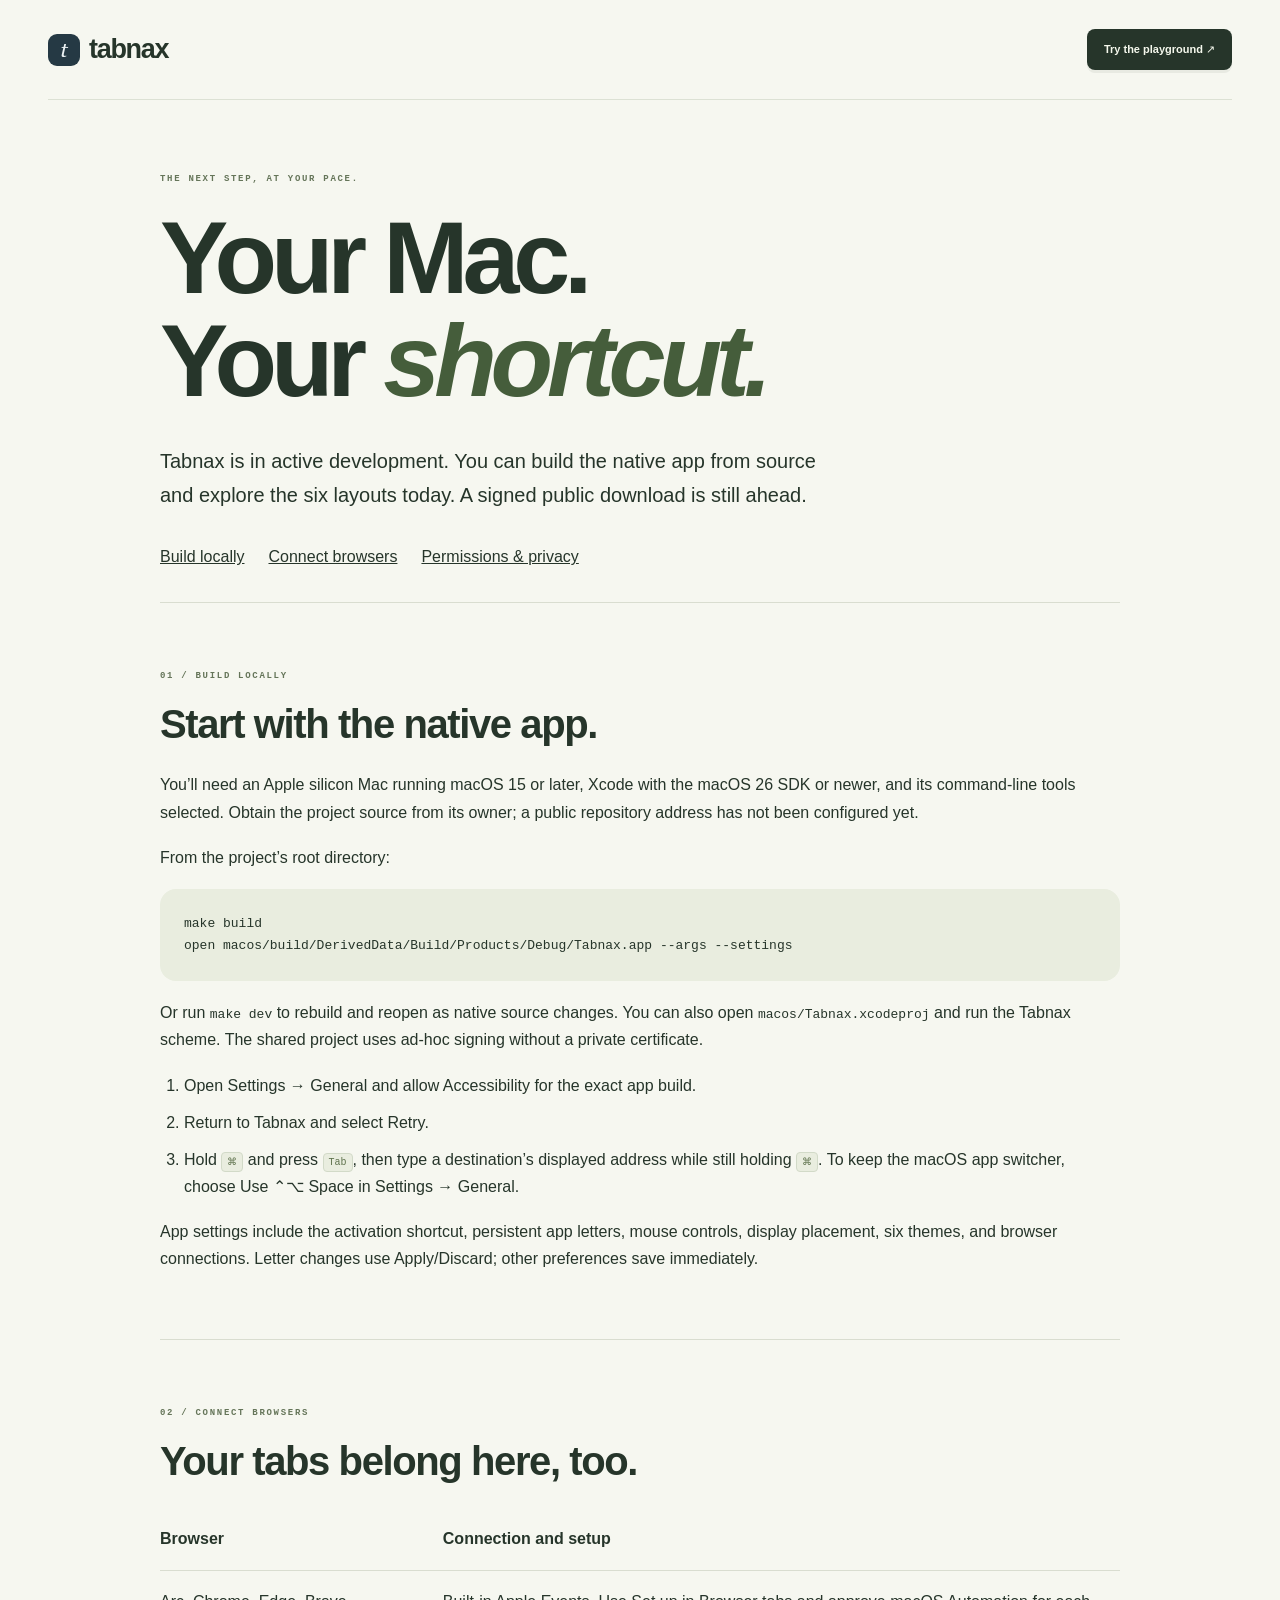
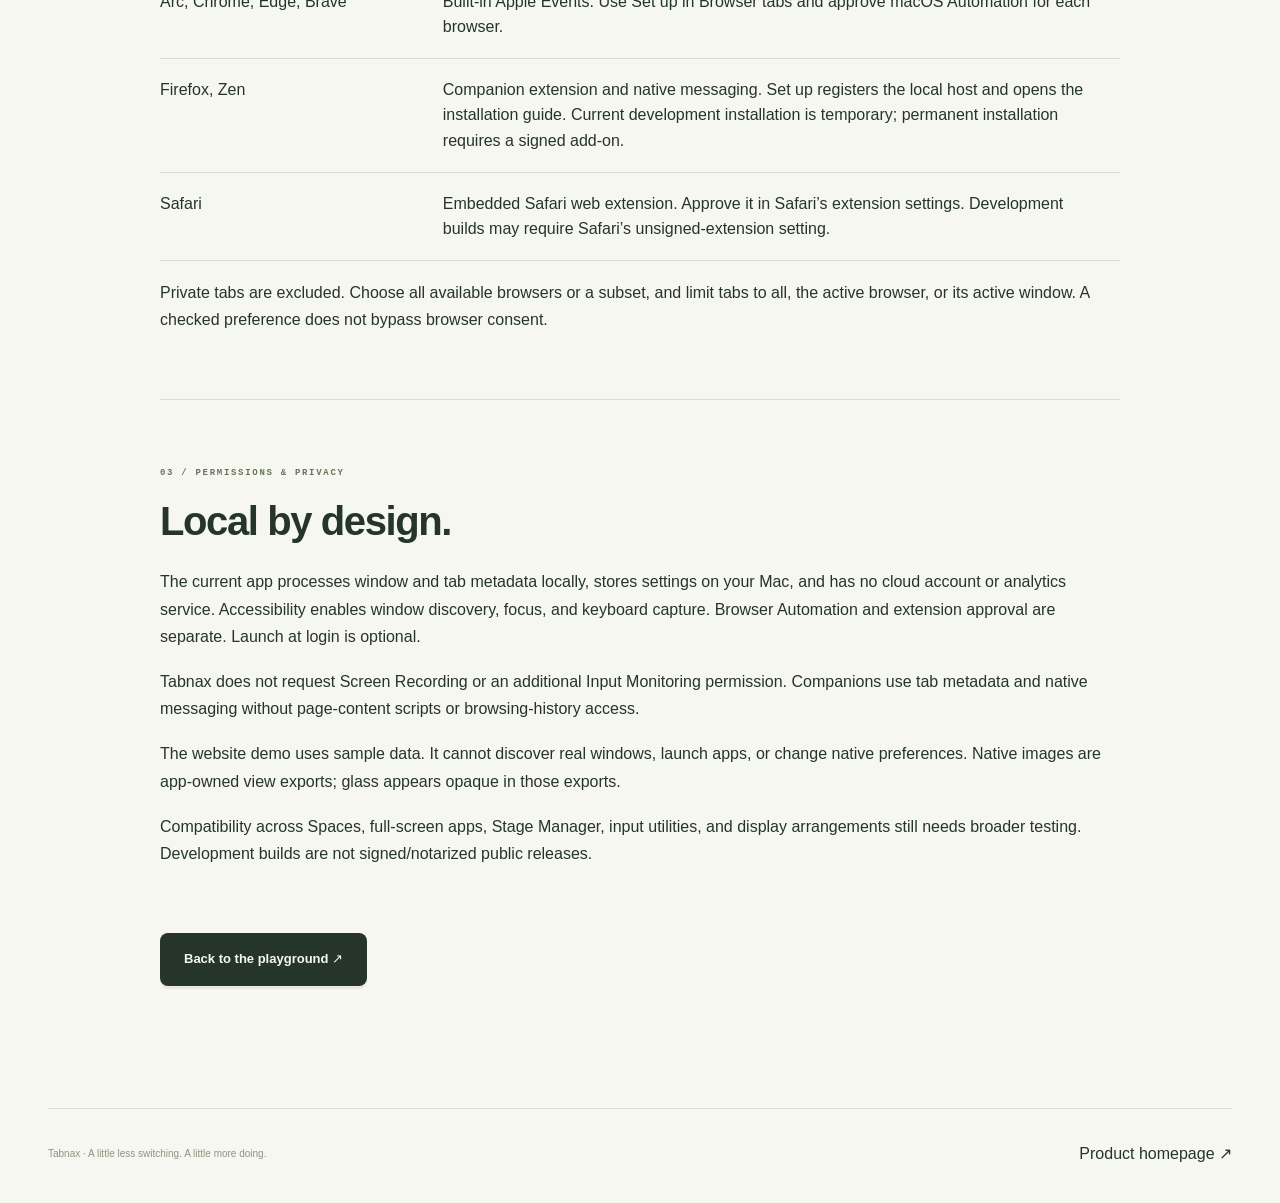
<file: website/guide.html>
<!doctype html>
<html lang="en">
  <head>
    <meta charset="utf-8" />
    <meta name="viewport" content="width=device-width, initial-scale=1" />
    <meta name="description" content="Build Tabnax locally, connect your browsers, and learn how its macOS permissions work." />
    <meta name="theme-color" content="#f6f7f0" />
    <title>Build &amp; browser guide — Tabnax</title>
    <link rel="icon" href="assets/tabnax-icon.png" type="image/png" />
    <link rel="stylesheet" href="styles.css" />
    <link rel="stylesheet" href="guide.css" />
  </head>
  <body>
    <a class="skip-link" href="#main">Skip to content</a>
    <header class="site-header wrap">
      <a class="wordmark" href="index.html"><img src="assets/tabnax-icon.png" width="32" height="32" alt="" />tabnax</a>
      <a class="button button-small button-dark" href="index.html#playground">Try the playground ↗</a>
    </header>
    <main id="main" class="guide wrap">
      <p class="eyebrow">THE NEXT STEP, AT YOUR PACE.</p>
      <h1>Your Mac.<br />Your <em>shortcut.</em></h1>
      <p class="guide-intro">Tabnax is in active development. You can build the native app from source and explore the six layouts today. A signed public download is still ahead.</p>
      <nav class="guide-nav" aria-label="Guide sections"><a href="#build">Build locally</a><a href="#browsers">Connect browsers</a><a href="#permissions">Permissions &amp; privacy</a></nav>
      <section id="build">
        <p class="eyebrow">01 / BUILD LOCALLY</p>
        <h2>Start with the native app.</h2>
        <p>You’ll need an Apple silicon Mac running macOS 15 or later, Xcode with the macOS 26 SDK or newer, and its command-line tools selected. Obtain the project source from its owner; a public repository address has not been configured yet.</p>
        <p>From the project’s root directory:</p>
        <pre><code>make build
open macos/build/DerivedData/Build/Products/Debug/Tabnax.app --args --settings</code></pre>
        <p>Or run <code>make dev</code> to rebuild and reopen as native source changes. You can also open <code>macos/Tabnax.xcodeproj</code> and run the Tabnax scheme. The shared project uses ad-hoc signing without a private certificate.</p>
        <ol><li>Open Settings → General and allow Accessibility for the exact app build.</li><li>Return to Tabnax and select Retry.</li><li>Hold <kbd>⌘</kbd> and press <kbd>Tab</kbd>, then type a destination’s displayed address while still holding <kbd>⌘</kbd>. To keep the macOS app switcher, choose Use ⌃⌥ Space in Settings → General.</li></ol>
        <p>App settings include the activation shortcut, persistent app letters, mouse controls, display placement, six themes, and browser connections. Letter changes use Apply/Discard; other preferences save immediately.</p>
      </section>
      <section id="browsers">
        <p class="eyebrow">02 / CONNECT BROWSERS</p>
        <h2>Your tabs belong here, too.</h2>
        <div class="guide-table"><table><thead><tr><th>Browser</th><th>Connection and setup</th></tr></thead><tbody>
          <tr><td>Arc, Chrome, Edge, Brave</td><td>Built-in Apple Events. Use Set up in Browser tabs and approve macOS Automation for each browser.</td></tr>
          <tr><td>Firefox, Zen</td><td>Companion extension and native messaging. Set up registers the local host and opens the installation guide. Current development installation is temporary; permanent installation requires a signed add-on.</td></tr>
          <tr><td>Safari</td><td>Embedded Safari web extension. Approve it in Safari’s extension settings. Development builds may require Safari’s unsigned-extension setting.</td></tr>
        </tbody></table></div>
        <p>Private tabs are excluded. Choose all available browsers or a subset, and limit tabs to all, the active browser, or its active window. A checked preference does not bypass browser consent.</p>
      </section>
      <section id="permissions">
        <p class="eyebrow">03 / PERMISSIONS &amp; PRIVACY</p>
        <h2>Local by design.</h2>
        <p>The current app processes window and tab metadata locally, stores settings on your Mac, and has no cloud account or analytics service. Accessibility enables window discovery, focus, and keyboard capture. Browser Automation and extension approval are separate. Launch at login is optional.</p>
        <p>Tabnax does not request Screen Recording or an additional Input Monitoring permission. Companions use tab metadata and native messaging without page-content scripts or browsing-history access.</p>
        <p>The website demo uses sample data. It cannot discover real windows, launch apps, or change native preferences. Native images are app-owned view exports; glass appears opaque in those exports.</p>
        <p>Compatibility across Spaces, full-screen apps, Stage Manager, input utilities, and display arrangements still needs broader testing. Development builds are not signed/notarized public releases.</p>
      </section>
      <a class="button button-dark" href="index.html#playground">Back to the playground ↗</a>
    </main>
    <footer class="site-footer wrap"><span>Tabnax · A little less switching. A little more doing.</span><a href="index.html">Product homepage ↗</a></footer>
  </body>
</html>
</file>
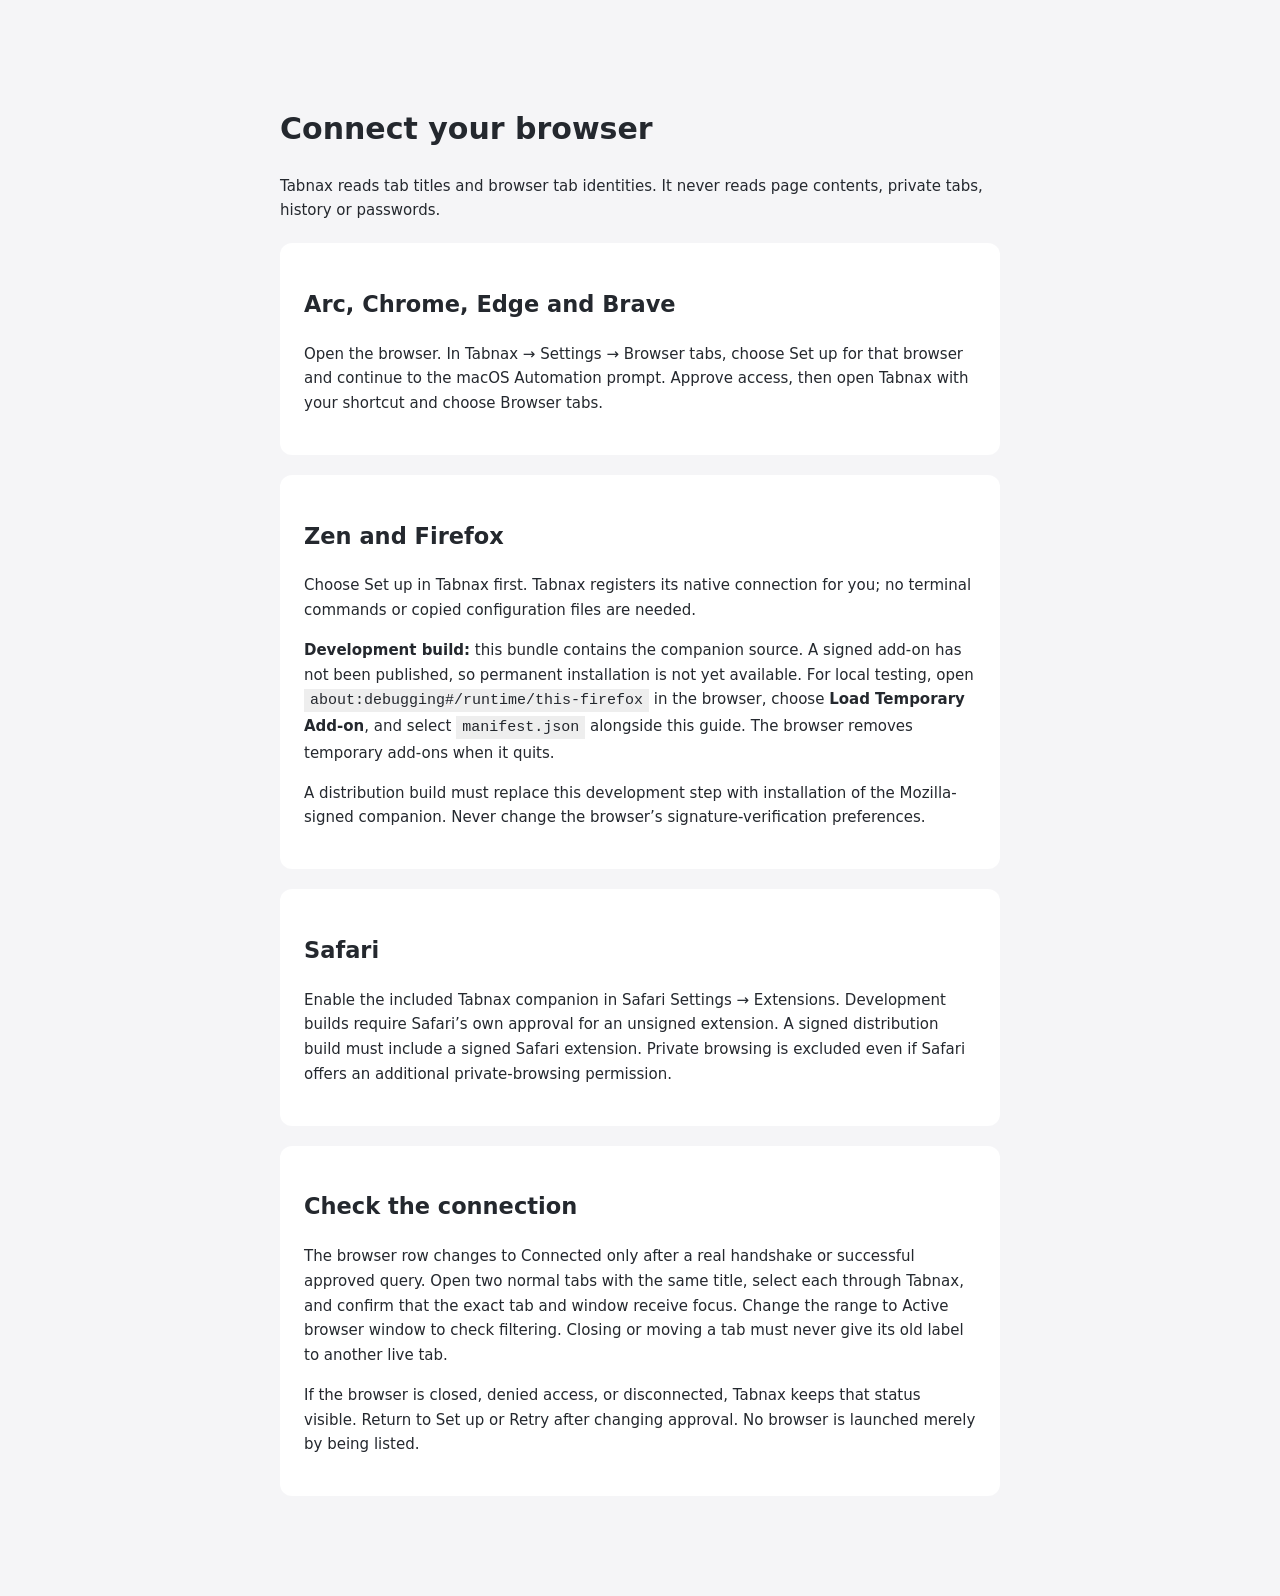
<file: macos/BrowserCompanion/SETUP.html>
<!doctype html><html lang="en"><meta charset="utf-8"><title>Tabnax browser setup</title><style>body{font:15px -apple-system,system-ui;max-width:720px;margin:60px auto;padding:24px;line-height:1.65;background:#f5f5f7;color:#24282e}section{background:white;padding:24px;border-radius:12px;margin:20px 0}code{background:#eee;padding:3px 6px}h1{font-size:30px}</style><h1>Connect your browser</h1><p>Tabnax reads tab titles and browser tab identities. It never reads page contents, private tabs, history or passwords.</p><section><h2>Arc, Chrome, Edge and Brave</h2><p>Open the browser. In Tabnax → Settings → Browser tabs, choose Set up for that browser and continue to the macOS Automation prompt. Approve access, then open Tabnax with your shortcut and choose Browser tabs.</p></section><section><h2>Zen and Firefox</h2><p>Choose Set up in Tabnax first. Tabnax registers its native connection for you; no terminal commands or copied configuration files are needed.</p><p><strong>Development build:</strong> this bundle contains the companion source. A signed add-on has not been published, so permanent installation is not yet available. For local testing, open <code>about:debugging#/runtime/this-firefox</code> in the browser, choose <strong>Load Temporary Add-on</strong>, and select <code>manifest.json</code> alongside this guide. The browser removes temporary add-ons when it quits.</p><p>A distribution build must replace this development step with installation of the Mozilla-signed companion. Never change the browser’s signature-verification preferences.</p></section><section><h2>Safari</h2><p>Enable the included Tabnax companion in Safari Settings → Extensions. Development builds require Safari’s own approval for an unsigned extension. A signed distribution build must include a signed Safari extension. Private browsing is excluded even if Safari offers an additional private-browsing permission.</p></section><section><h2>Check the connection</h2><p>The browser row changes to Connected only after a real handshake or successful approved query. Open two normal tabs with the same title, select each through Tabnax, and confirm that the exact tab and window receive focus. Change the range to Active browser window to check filtering. Closing or moving a tab must never give its old label to another live tab.</p><p>If the browser is closed, denied access, or disconnected, Tabnax keeps that status visible. Return to Set up or Retry after changing approval. No browser is launched merely by being listed.</p></section></html>
</file>
<file: design-exploration/styles.css>
:root{font-family:-apple-system,BlinkMacSystemFont,"Segoe UI",sans-serif;color:#262924;background:#f6f5f0;font-synthesis:none;--ink:#262924;--muted:#73766c;--line:#dcded3;--lime:#d9f68c;--dark:#202720;--product-text:#f6f8ee;--product-muted:#bac3b3}
*{box-sizing:border-box}body{margin:0}button,input,select{font:inherit}button,a,input,select,summary{-webkit-tap-highlight-color:transparent}button{cursor:pointer}button:disabled{cursor:default;opacity:.4}button:focus-visible,a:focus-visible,input:focus-visible,select:focus-visible,summary:focus-visible{outline:3px solid #668a26;outline-offset:3px}button{border:0}a{color:inherit}button kbd{pointer-events:none}kbd{display:inline-flex;align-items:center;justify-content:center;min-width:21px;padding:3px 6px;border:1px solid #d8dacd;border-radius:5px;background:#eeefe6;font:11px ui-monospace,SFMono-Regular,Menlo,monospace;color:#565e4d;white-space:nowrap}.gallery{max-width:1480px;padding:0 48px;margin:0 auto}.masthead{display:flex;align-items:center;justify-content:space-between;height:88px;border-bottom:1px solid var(--line);font:10px ui-monospace,monospace;letter-spacing:.14em;color:#6b7063}.wordmark{font:700 28px -apple-system,BlinkMacSystemFont,sans-serif;text-decoration:none;letter-spacing:-1.7px;color:#292e26;display:flex;align-items:center;gap:9px}.wordmark-dot{color:#7c9655;margin-left:-9px}.brand-mark{display:inline-flex;align-items:center;justify-content:center;width:29px;height:29px;border:1.8px solid #30372b;border-radius:8px;font:27px sans-serif;letter-spacing:0}.edition{color:#939789;margin-left:10px}.status-tag{border:1px solid #d3d8c8;border-radius:30px;padding:8px 11px;letter-spacing:.03em}.intro{display:flex;justify-content:space-between;align-items:center;gap:30px;padding:38px 0 31px}.eyebrow{font:10px ui-monospace,SFMono-Regular,monospace;letter-spacing:.13em;color:#768069;margin:0 0 10px}h1{font-size:42px;line-height:1.1;font-weight:500;letter-spacing:-1.8px;margin:0}h2{font-size:29px;line-height:1.15;letter-spacing:-.8px;font-weight:500;margin:0}h3{font-size:13px;font-weight:600;margin:0 0 12px}.intro>p{font-size:14px;line-height:1.65;color:#777b70;margin:0}.concepts{display:grid;grid-template-columns:repeat(3,1fr);gap:10px;margin-bottom:22px}.concept{background:transparent;border:1px solid #d8dccf;border-radius:12px;display:flex;align-items:center;gap:13px;text-align:left;padding:17px 18px;min-width:0;color:#555d4d;transition:background 120ms,border-color 120ms}.concept.active{background:#e8ecdF;border-color:#a3b48a;color:#273321}.concept:hover{background:#edf0e5}.concept-number{font:11px ui-monospace,monospace;color:#7f8b71;align-self:flex-start;margin-top:3px}.concept strong{display:block;font-size:17px;font-weight:550;letter-spacing:-.4px}.concept small{display:block;font-size:11px;margin-top:5px;color:#737e67}.mini{width:53px;height:36px;border:1px solid #9aa78c;border-radius:5px;margin-left:auto;flex-shrink:0;position:relative;opacity:.7}.mini i{position:absolute;background:#6e8654;border-radius:1px}.mini-shore i{right:5px;width:13px;height:3px}.mini-shore i:nth-child(1){top:6px}.mini-shore i:nth-child(2){top:12px}.mini-shore i:nth-child(3){top:18px}.mini-shore i:nth-child(4){top:24px}.mini-beacons i{width:8px;height:5px}.mini-beacons i:nth-child(1){left:5px;top:7px}.mini-beacons i:nth-child(2){right:5px;top:11px}.mini-beacons i:nth-child(3){left:14px;top:20px}.mini-beacons i:nth-child(4){right:6px;top:26px}.mini-canopy i{top:5px;width:7px;height:11px}.mini-canopy i:nth-child(1){left:5px}.mini-canopy i:nth-child(2){left:16px;height:18px}.mini-canopy i:nth-child(3){left:27px}.mini-canopy i:nth-child(4){left:38px;height:15px}.demo{border:1px solid #d2d7c7;border-radius:14px;overflow:hidden;box-shadow:0 12px 40px #2531120b}.demo-toolbar{background:#eef0e7;padding:11px 16px;display:flex;justify-content:space-between;align-items:center;gap:12px}.demo-label{font:10px ui-monospace,monospace;letter-spacing:.04em;color:#66735b;display:flex;gap:8px;align-items:center}.live-dot{width:5px;height:5px;border-radius:50%;background:#6b8d38}.toolbar-divider{color:#b8c0ad;margin:0 5px}#scene-label{letter-spacing:0;color:#828a7b}.demo-actions{display:flex;gap:7px}.demo-actions button,.inline-controls button,.lab button{background:#e7eadf;border:1px solid #d5dcc9;border-radius:7px;padding:7px 11px;color:#536047;font-size:11px}.demo-actions button.primary{color:#eff9df;background:#37452b;border-color:#37452b;display:flex;align-items:center;gap:20px}.primary kbd{background:#4d5c40;color:#e3efd2;border-color:#66735a;font-size:10px;padding:2px 5px}.desktop{position:relative;height:610px;overflow:hidden;background:#7b7563;isolation:isolate;outline-offset:-4px;color:#f7f7f2}.desktop:focus-visible{outline:2px solid #c5e993}.wallpaper{position:absolute;inset:0;background:radial-gradient(ellipse at 10% 5%,#b8b5a6 0,transparent 60%),linear-gradient(110deg,#84897a,#8a8c71 30%,#c0b38e 75%,#b1a188);overflow:hidden}.wallpaper-fold{position:absolute;width:120%;height:140%;border-radius:45%;transform:rotate(-33deg);box-shadow:-15px -10px 48px #424f3529,inset 0 10px 50px #fff7d92a}.wallpaper-fold.one{background:linear-gradient(125deg,#bcc2a3,#747d57 70%);left:-64%;top:31%}.wallpaper-fold.two{background:linear-gradient(120deg,#d3c6a2,#a6a783 70%);left:7%;top:67%}.wallpaper-fold.three{background:linear-gradient(140deg,#dfc7a2,#89946b 80%);left:53%;top:58%}.menubar{height:26px;background:#dbdccd55;position:absolute;inset:0 0 auto;z-index:2;display:flex;gap:19px;align-items:center;font-size:10px;padding:0 16px;color:#24291e}.menubar b{font-size:10px;font-weight:650}.menu-right{margin-left:auto}.apple{font-size:11px}.windows{position:absolute;inset:26px 0 0;transition:filter 120ms}.mac-window{position:absolute;border:1px solid #141e2840;background:#f6f6f3;border-radius:9px;overflow:hidden;box-shadow:0 15px 45px #1c252936;color:#383d43;min-width:250px;transition:box-shadow 120ms}.mac-window.focused{box-shadow:0 20px 65px #15211565}.window-bar{height:33px;display:flex;align-items:center;gap:12px;padding:0 11px;border-bottom:1px solid #141e2810;background:#f3f3f0;font-size:10px}.traffic{display:flex;gap:5px}.traffic i{width:8px;height:8px;border-radius:50%;background:#ff6059;border:1px solid #0001}.traffic i:nth-child(2){background:#ffbd2e}.traffic i:nth-child(3){background:#28c840}.window-bar>span{white-space:nowrap;text-overflow:ellipsis;overflow:hidden;margin:auto}.window-content{height:calc(100% - 33px);overflow:hidden}.code-layout{display:flex;height:100%;background:#20262c;color:#a3adba;font:11px ui-monospace,monospace}.code-sidebar{width:125px;background:#252c34;flex-shrink:0;padding:18px 13px;line-height:2.5;color:#80909f;font-size:9px}.code-sidebar strong{color:#bcc6cf;font-weight:500;letter-spacing:.1em;display:block;margin-bottom:16px}.code-body{flex:1;min-width:0}.code-tab{padding:11px 18px;background:#1c2228;border-top:1px solid #a5c993;width:max-content;font-size:10px}.code-body pre{padding:10px 25px;line-height:1.9;margin:0;font:11px/1.95 ui-monospace,monospace;color:#d1d7d9;white-space:pre}.code-body em{font-style:normal;color:#b4d291}.code-body b{font-weight:400;color:#cca5d1}.code-body .comment{color:#647a68}.safari-url{height:28px;text-align:center;font-size:9px;padding:6px;background:#e5e8e7;border-bottom:1px solid #ccd1ce;color:#6c7771}.website-body{background:#f8f9f4;padding:20px 26px;height:100%;color:#28352f}.sample-brand{font-weight:700;color:#507b56;font-size:18px;letter-spacing:-.7px}.website-body .site-nav{float:right;font-size:8px;color:#859184;padding:6px}.website-body .site-eyebrow{font-size:8px;text-transform:uppercase;letter-spacing:.15em;color:#92998c;margin-top:30px}.website-body h4{font-size:24px;font-weight:500;line-height:1.25;margin:10px 0}.website-body p{font-size:11px;line-height:1.6;color:#7f877c;max-width:260px}.lesson-line{height:8px;background:#e1e7d8;border-radius:2px;width:80%;margin:13px 0}.lesson-line.short{width:57%}.lesson-button{display:inline-block;border-radius:5px;padding:8px 16px;color:#fff;background:#547c55;font-size:9px;margin-top:10px}.finder-body{display:flex;height:100%;font-size:10px;background:#fff}.finder-side{width:100px;background:#edeef1;padding:15px;line-height:2.8;color:#858b99}.finder-files{padding:17px;line-height:2.8;flex:1;color:#727b82}.finder-files span{display:block;border-bottom:1px solid #eee;white-space:nowrap}.terminal-body{background:#242b27;color:#c7d5c0;font:11px/2 ui-monospace,monospace;padding:17px;height:100%}.terminal-body .terminal-green{color:#b6d99c}.note-body{padding:20px 24px;background:#fffced;height:100%;font-size:11px;line-height:1.9;color:#89806c}.note-body h4{color:#4c4b42;font-size:21px;line-height:1.25;margin:10px 0 17px}.figma-body{background:#e4e5e5;height:100%;display:flex;gap:14px;padding:25px;align-items:center;justify-content:center}.figma-artboard{background:#f7f8f1;border:1px solid #d0d5ca;width:42%;height:70%;border-radius:3px;padding:15px}.figma-artboard i{display:block;background:#a5b497;height:9px;margin-bottom:8px;border-radius:2px}.figma-artboard i:first-child{height:25px;background:#2c3e26;margin-bottom:18px}.dock{position:absolute;bottom:9px;left:50%;transform:translateX(-50%);display:flex;gap:12px;align-items:center;padding:8px 13px 12px;border-radius:15px;background:#f8faed55;border:1px solid #fff5;z-index:13}.dock .app-icon{width:30px;height:30px;border-radius:7px;position:relative;box-shadow:0 2px 5px #0002}.dock .app-icon:after{content:"";position:absolute;width:3px;height:3px;border-radius:50%;bottom:-7px;background:#29351f;left:calc(50% - 1px)}.app-icon{display:inline-flex;align-items:center;justify-content:center;width:33px;height:33px;border-radius:8px;flex-shrink:0;box-shadow:inset 0 0 0 1px #ffffff2b;position:relative;overflow:hidden}.app-icon svg{width:76%;height:76%}.app-icon.code{background:linear-gradient(145deg,#fff,#d7e4eb)}.app-icon.safari{background:linear-gradient(150deg,#fff,#c9e5f6)}.app-icon.finder{background:linear-gradient(90deg,#7dc9ff 50%,#d8edff 50%)}.app-icon.figma{background:#242b32}.app-icon.terminal{background:linear-gradient(#313c3e,#111b1e);border:2px solid #a5b2b0;color:#eff8f2;font:700 15px ui-monospace,monospace}.app-icon.notes{background:linear-gradient(#f6cf59 0 29%,#fff9e0 29%);color:#b9b6a2;font:15px sans-serif}.desktop-dim{position:absolute;inset:26px 0 0;z-index:20;background:#17221cb0;opacity:0;pointer-events:none;transition:opacity 120ms}.desktop.is-open .desktop-dim{opacity:1}.desktop.shore .desktop-dim{background:linear-gradient(90deg,#16231d28,#12201866)}.desktop.beacons .desktop-dim{background:#18251d8a}.desktop.canopy .desktop-dim{background:#17251d77}.switcher{position:absolute;inset:26px 0 0;z-index:25;pointer-events:none;color:var(--product-text);visibility:hidden}.is-open .switcher{visibility:visible}.surface{pointer-events:auto}.switcher button{color:inherit}.switcher kbd{background:#d9f68c;color:#273915;border:0;font:500 15px ui-monospace,monospace;min-width:29px;min-height:29px;flex-shrink:0;box-shadow:0 1px 0 #efffc033;letter-spacing:1px}.switcher kbd .typed{opacity:.4}.surface-head{display:flex;gap:13px;align-items:center;justify-content:space-between;padding:15px 17px 11px;min-height:44px}.scope-buttons{display:flex;gap:12px}.scope-buttons button{background:transparent;font-size:10px;padding:2px 0;color:#9cab96}.scope-buttons button.selected{color:#e0f6c3}.scope-buttons button span{font-size:9px;opacity:.65;margin-right:3px}.surface-count{font:10px ui-monospace,monospace;color:#879680}.mode-strip{font:10px ui-monospace,monospace;color:#afbea3;padding:2px 17px 12px;min-height:27px;display:flex;gap:10px;align-items:center}.mode-strip .mode-light{height:4px;width:4px;background:#d9f68c;border-radius:50%;flex-shrink:0}.mode-strip .prefix{color:#d9f68c;font-size:12px;margin-left:auto}.product-search{margin:0 14px 11px;background:#324330;border:1px solid #617153;border-radius:6px;display:flex;align-items:center;padding:0 9px;gap:8px}.product-search span{color:#aebca2;font-size:11px}.product-search input{border:0;color:#f0f7e8;background:transparent;min-width:0;width:100%;padding:9px 0;font-size:13px;outline-offset:0}.product-search input::placeholder{color:#a4b399}.target{display:flex;align-items:center;gap:12px;width:100%;text-align:left;background:transparent;border-radius:7px;position:relative;min-width:0}.target:hover,.target.arrow-selected{background:#ffffff0e}.target-text{display:flex;flex-direction:column;gap:4px;min-width:0;flex:1}.target-title{font-size:12px;line-height:1.3;color:#f5f7ee;letter-spacing:.03px;overflow-wrap:anywhere}.target-meta{font-size:10px;color:#a1ae99;line-height:1.25;overflow-wrap:anywhere}.target .focused-dot{width:4px;height:4px;border-radius:50%;background:#bbd49d;position:absolute;left:3px}.target.unmatched{opacity:.22}.target.unmatched kbd{background:#6c7b60;color:#1e2919}.target.closed{opacity:.35;pointer-events:none}.surface-foot{display:flex;gap:14px;border-top:1px solid #ffffff12;padding:11px 17px;font-size:9px;color:#9dab92}.surface-foot .cancel-button{margin-left:auto;color:#a8b39d;background:transparent;padding:0;font-size:9px}.empty-results{color:#c5cebF;font-size:13px;line-height:1.7;padding:24px 20px}.empty-results small{color:#9aab91;display:block;font-size:11px}.shore .surface{position:absolute;right:14px;top:15px;bottom:15px;width:350px;border:1px solid #91a17a44;border-radius:13px;background:#20291f;box-shadow:0 14px 40px #12200e50;display:flex;flex-direction:column;transform:translateX(6px);transition:transform 120ms}.shore.is-open .surface{transform:translateX(0)}.shore .target-list{padding:0 9px 8px;flex:1;overflow:auto;scrollbar-width:thin;scrollbar-color:#566449 transparent}.shore .target{padding:10px 9px;min-height:54px}.shore .target kbd{margin-left:4px}.shore .target-title{font-size:12px}.shore .target-meta{font-size:10px}.shore .target .app-icon{width:30px;height:30px}.shore .surface-foot{flex-shrink:0}.shore .mode-strip{padding-bottom:10px}.beacons .surface{position:absolute;inset:0}.beacons .surface-head{position:absolute;left:17px;top:13px;background:#202b20;border:1px solid #82936c55;border-radius:9px;padding:11px 15px;gap:20px}.beacons .mode-strip{position:absolute;top:62px;left:19px;padding:7px 12px;background:#202b20e8;border-radius:6px}.beacons .product-search{position:absolute;top:60px;left:18px;width:310px;margin:0;z-index:3}.beacons .surface-foot{position:absolute;right:17px;bottom:15px;background:#202b20ed;border:1px solid #82936c33;border-radius:7px;padding:11px 14px;gap:17px}.beacon-position{position:absolute;width:244px}.beacon-position:after{content:"";height:18px;width:1px;background:#d9f68c77;position:absolute;left:23px;top:100%}.beacon-position:before{content:"";position:absolute;left:20px;top:calc(100% + 18px);width:7px;height:7px;border-radius:50%;background:#d9f68c;box-shadow:0 0 0 4px #d9f68c16}.beacons .target{background:#202b20;box-shadow:0 5px 24px #06130e38;border:1px solid #a6bf7959;border-radius:9px;padding:12px;gap:10px;min-height:69px}.beacons .target:hover,.beacons .target.arrow-selected{background:#35492a;border-color:#d9f68c}.beacons .target kbd{order:-1}.beacons .target-title{font-size:12px}.beacons .target .app-icon{width:27px;height:27px;border-radius:6px}.beacons .target .focused-dot{left:5px;top:5px}.beacons .hidden-bank{position:absolute;left:17px;right:17px;bottom:64px;background:#202b20;border:1px solid #82936c55;border-radius:10px;padding:10px 12px}.bank-caption{font:9px ui-monospace,monospace;letter-spacing:.08em;color:#a1b192;display:flex;justify-content:space-between;margin-bottom:8px}.bank-targets{display:flex;gap:8px;overflow:auto;scrollbar-width:thin}.beacons .hidden-bank .target{box-shadow:none;border:1px solid #ffffff13;min-width:200px;width:auto;flex:1;padding:9px;min-height:58px}.beacons .hidden-bank .target-title{font-size:11px}.beacons .hidden-bank .target .app-icon{display:none}.beacons .hidden-bank kbd{min-width:27px;min-height:27px}.beacons .empty-results{position:absolute;left:18px;top:110px;background:#202b20;border-radius:7px}.canopy .surface{position:absolute;top:0;left:0;right:0;background:#20291f;border-bottom:1px solid #afc89055;border-radius:0 0 18px 18px;box-shadow:0 20px 50px #14201040;max-height:calc(100% - 14px);display:flex;flex-direction:column;transform:translateY(-6px);transition:transform 120ms}.canopy.is-open .surface{transform:translateY(0)}.canopy .surface-head{padding:15px 24px 9px}.canopy .mode-strip{padding:2px 24px 9px}.canopy .surface-foot{padding:12px 24px}.canopy .product-search{margin:0 23px 13px;max-width:480px}.canopy-groups{display:grid;grid-template-columns:repeat(6,minmax(0,1fr));padding:4px 13px 24px;overflow:auto;min-height:160px;scrollbar-width:thin;scrollbar-color:#566449 transparent}.canopy-group{padding:0 11px;border-right:1px solid #ffffff12;min-width:0}.canopy-group:last-child{border-right:0}.group-heading{padding:10px 8px 19px;display:flex;flex-direction:column;gap:9px}.group-heading .app-icon{width:43px;height:43px;border-radius:10px}.group-heading strong{font-weight:500;font-size:11px;color:#c9d5be}.group-heading small{font-size:9px;color:#94a486;font-weight:400}.canopy .target{padding:10px 8px;gap:8px;align-items:flex-start;margin-bottom:3px}.canopy .target .app-icon{display:none}.canopy .target-title{font-size:11px;line-height:1.5}.canopy .target-meta{font-size:9px}.canopy .target kbd{min-width:23px;min-height:25px;font-size:12px;padding:4px;order:-1;margin-top:1px;letter-spacing:0}.canopy .target .focused-dot{left:2px;top:3px}.canopy .tab-groups{grid-template-columns:repeat(3,minmax(0,1fr));padding-bottom:10px;max-height:460px}.tab-groups .group-heading{flex-direction:row;align-items:center;gap:10px;padding:2px 8px 10px}.tab-groups .group-heading .app-icon{width:25px;height:25px;border-radius:6px}.tab-groups .group-heading strong{display:block}.tab-groups .group-heading small{display:block;margin-top:3px}.tab-groups .target{padding:8px;min-height:46px}.tab-groups .target-title{font-size:11px;line-height:1.3}.tab-groups .target-meta{font-size:9px}.tab-groups .target kbd{letter-spacing:1px;min-width:33px}.canopy .app-scope .target{flex-direction:column;gap:14px;align-items:center;text-align:center;padding:12px 4px}.canopy .app-scope .target .app-icon{display:flex;width:50px;height:50px;border-radius:12px}.canopy .app-scope .target kbd{order:0}.canopy .app-scope .target .target-title{font-size:12px}.canopy .app-scope .target .focused-dot{left:50%;top:5px}.idle-hint{position:absolute;bottom:91px;left:50%;transform:translateX(-50%);z-index:18;display:flex;gap:13px;align-items:center;padding:10px 14px;background:#202c22ed;border:1px solid #d3e3be40;border-radius:9px;color:#e3ecd8;white-space:nowrap;max-width:90%}.idle-hint>span{font-size:11px}.idle-hint small{font-size:10px;color:#a8b99b}.idle-hint kbd{font-size:9px;border-color:#65765b;background:#3e5037;color:#d4e5c1;margin-right:4px}.is-open .idle-hint{display:none}.demo-bottom{display:flex;justify-content:space-between;gap:20px;background:#edf0e4;padding:13px 17px;font-size:11px;line-height:1.5;color:#607050;min-height:42px}.demo-bottom>span{color:#87917d;white-space:nowrap;font-size:10px}.keyboard-help{display:flex;align-items:center;justify-content:space-between;gap:12px;flex-wrap:wrap;padding:18px 1px 25px;color:#8a8f81;font-size:10px}.keyboard-help>span{display:flex;gap:5px;align-items:center}.keyboard-help kbd{font-size:10px;padding:3px 5px}.concept-notes{display:grid;grid-template-columns:1.2fr 1fr 1fr;gap:52px;padding:31px 0 37px;border-top:1px solid var(--line)}.concept-notes p:not(.eyebrow){font-size:13px;line-height:1.75;color:#7a8072;margin:0}.concept-notes h3{padding-top:3px}.lab{border-top:1px solid var(--line);border-bottom:1px solid var(--line);margin-bottom:48px}.lab summary{list-style:none;cursor:pointer;display:flex;justify-content:space-between;gap:16px;padding:21px 0;font-size:12px}.lab summary::-webkit-details-marker{display:none}.lab summary>span:first-child{font-weight:600}.lab summary>span:last-child{color:#8a9180;font-size:11px;display:flex;align-items:center;gap:35px}.plus{font-size:17px;line-height:11px}.lab[open] .plus{transform:rotate(45deg)}.lab-content{display:grid;grid-template-columns:repeat(3,1fr);gap:35px;padding:4px 0 28px}.lab h3{margin-bottom:17px}.lab label{display:block;color:#7a846c;font-size:11px;margin-bottom:8px}.lab select,.lab input:not([type=checkbox]){width:100%;background:#fffef9;border:1px solid #d8dfcb;border-radius:6px;padding:9px;color:#546445;font-size:12px;min-width:0}.inline-controls{display:flex;gap:8px;margin-top:9px}.lab p{font-size:11px;line-height:1.7;color:#89917f;margin:11px 0}.lab .check-label{display:flex;align-items:center;gap:8px;padding:7px 0;font-size:12px}.check-label input{accent-color:#627e40}.lab-readout{font:10px/1.65 ui-monospace,monospace;color:#647b4f;overflow-wrap:anywhere}.lab #alphabet-error{color:#a6442e}.compact-warning{display:none}#custom-controls{margin-top:13px}.decision{display:grid;grid-template-columns:1.2fr 2fr;gap:60px;margin-bottom:40px}.decision p:not(.eyebrow){font-size:14px;line-height:1.8;margin:0 0 15px;color:#6e7964}.decision a{font-size:12px;text-decoration:none;border-bottom:1px solid #9caa87;padding-bottom:4px}.try-sequence{display:grid;grid-template-columns:.65fr 1.8fr 1fr;gap:35px;padding:26px 0;border-top:1px solid var(--line);font-size:12px}.try-sequence ol{margin:0;padding-left:17px;line-height:2;color:#6e7864}.try-sequence p{margin:0;font-size:11px;line-height:1.8;color:#8a9281}.try-sequence strong{font-weight:500;color:#49573c}.try-sequence kbd{font-size:10px;padding:1px 5px}.gallery>footer{border-top:1px solid var(--line);padding:23px 0 30px;color:#959b8a;font:9px ui-monospace,monospace;display:flex;justify-content:space-between;gap:20px}.reduce-motion *{animation:none!important;transition:none!important;scroll-behavior:auto!important}@media(prefers-reduced-motion:reduce){*,*:before,*:after{animation:none!important;transition:none!important;scroll-behavior:auto!important}}
@media(min-width:1500px){.desktop{height:670px}.shore .target{min-height:59px;padding:12px 9px}.shore .surface{width:365px}.target-title{font-size:13px}.shore .target-title{font-size:13px}}
@media(max-width:1150px){.gallery{padding:0 26px}.intro{padding:28px 0}h1{font-size:35px}.intro>p{font-size:12px}.mini{display:none}.concept{padding:15px}.desktop{height:590px}.concept-notes{gap:28px}.beacon-position{width:215px}.beacons .target{gap:8px;padding:10px}.beacons .target-title{font-size:11px}.canopy-groups{padding-left:7px;padding-right:7px}.canopy-group{padding:0 5px}.canopy .target{padding-left:5px;padding-right:5px;gap:6px}.canopy .target-title{font-size:10px}.group-heading{padding-left:5px}.lab-content{gap:24px}.keyboard-help{justify-content:flex-start;gap:13px 20px}}
@media(max-width:800px){.gallery{padding:0 18px}.masthead{height:70px}.masthead>div{display:none}.intro{display:block}.intro>p{margin-top:14px}.intro>p br{display:none}.concept{gap:8px;padding:13px 10px}.concept strong{font-size:15px}.concept small{font-size:10px;line-height:1.5}.concept-number{font-size:9px}.concepts{gap:7px}.desktop{height:660px}.menubar{gap:12px}.menubar>span:not(.apple):not(.menu-right){display:none}.menu-right{font-size:9px}.shore .surface{width:340px;right:12px;top:12px;bottom:12px}.concept-notes{grid-template-columns:1fr 1fr;gap:26px}.concept-notes>div:first-child{grid-column:1/-1}.concept-notes h2 br{display:none}.canopy-groups{grid-template-columns:repeat(3,minmax(0,1fr));row-gap:15px;max-height:485px}.canopy-group:nth-child(3){border-right:0}.group-heading{padding:7px 6px;flex-direction:row;align-items:center;gap:8px}.group-heading .app-icon{width:30px;height:30px;border-radius:7px}.canopy .target-title{font-size:11px}.canopy .tab-groups{grid-template-columns:repeat(2,minmax(0,1fr));max-height:480px}.tab-groups .canopy-group:nth-child(3){border-top:1px solid #ffffff22;padding-top:12px;grid-column:1/-1}.tab-groups .canopy-group:nth-child(3)>div:last-child{display:grid;grid-template-columns:repeat(2,minmax(0,1fr))}.beacons .target-list{position:absolute;inset:106px 14px 65px;display:grid;grid-template-columns:repeat(2,minmax(0,1fr));align-content:start;gap:16px 12px;overflow:auto}.beacon-position{position:relative!important;left:auto!important;top:auto!important;width:auto}.beacon-position:after,.beacon-position:before{display:none}.beacons .hidden-bank{position:relative;left:auto;right:auto;bottom:auto;grid-column:1/-1;margin-top:6px;padding:9px}.beacons .bank-targets{display:grid;grid-template-columns:1fr 1fr}.beacons .hidden-bank .target{min-width:0;width:100%;min-height:66px}.beacons .target{height:100%}.compact-warning{display:block}.lab-content{grid-template-columns:1fr 1fr}.lab-column:last-child{grid-column:1/-1}.decision{gap:30px;grid-template-columns:1fr 1.5fr}.try-sequence{grid-template-columns:1fr 2fr;gap:20px}.try-sequence>p{grid-column:2}.demo-bottom>span{display:none}.demo-label{font-size:9px}#scene-label{display:none}.toolbar-divider{display:none}.gallery>footer{line-height:1.6}.beacons .empty-results{position:static;grid-column:1/-1}}
@media(max-width:520px){.gallery{padding:0 12px}.status-tag{font-size:9px;padding:7px 8px}.wordmark{font-size:24px}.brand-mark{height:25px;width:25px;font-size:22px}.intro{padding:25px 2px}.eyebrow{font-size:8px;letter-spacing:.09em}h1{font-size:29px;letter-spacing:-1.2px}.intro>p{font-size:11px}.concept{display:block;padding:11px 10px}.concept-number{display:block;margin:0 0 6px}.concept strong{font-size:14px}.concept small{font-size:9px;min-height:29px}.concepts{margin-bottom:14px}.demo-toolbar{padding:10px}.demo-actions button{padding:6px 8px}.demo-actions button.primary{gap:8px}.demo-label{font-size:8px;max-width:100px;line-height:1.4}.live-dot{flex-shrink:0}.desktop{height:650px}.shore .surface{width:calc(100% - 20px);left:10px;right:10px;top:11px;bottom:11px}.shore .target{min-height:56px;padding:11px 8px}.shore .target-title{font-size:11px}.shore .target-meta{font-size:9px}.shore .surface-head{padding-left:15px}.menubar{padding:0 9px;gap:8px}.menubar b{font-size:9px}.menu-right{font-size:8px;max-width:135px;overflow:hidden;white-space:nowrap}.beacons .target-list{gap:12px 9px;inset:106px 10px 58px}.beacons .target{padding:10px 8px;gap:7px;align-items:flex-start}.beacons .target .app-icon{display:none}.beacons .target-title{font-size:10px}.beacons .target-meta{font-size:9px}.beacons .target kbd{min-width:25px;min-height:26px;font-size:13px}.beacons .surface-head{left:10px;right:10px;top:11px}.beacons .mode-strip{left:10px;top:61px;font-size:9px}.beacons .product-search{left:10px;right:10px;width:auto}.beacons .surface-foot{right:10px;left:10px;bottom:10px;font-size:9px;gap:10px}.bank-caption{font-size:8px}.bank-caption span:last-child{display:none}.beacons .hidden-bank .target-title{font-size:10px}.canopy .surface-head{padding:14px 15px 9px}.canopy .mode-strip{padding-left:15px;font-size:9px}.canopy-groups{grid-template-columns:repeat(2,minmax(0,1fr));max-height:475px;gap:10px 0;padding-bottom:13px}.canopy-group:nth-child(2n){border-right:0}.canopy-group:nth-child(3){border-right:1px solid #ffffff12}.group-heading{flex-direction:row;align-items:center;min-height:41px}.group-heading strong{font-size:10px}.group-heading small{font-size:8px}.canopy .target-title{font-size:10px}.canopy .target kbd{font-size:11px;min-width:22px}.canopy .surface-foot{padding:12px 15px;font-size:8px}.canopy .tab-groups{grid-template-columns:1fr;max-height:460px}.tab-groups .canopy-group{border-right:0!important;border-bottom:1px solid #ffffff22;padding:7px}.tab-groups .canopy-group:nth-child(3)>div:last-child{display:block}.tab-groups .target-title{font-size:11px}.canopy .product-search{margin:0 14px 11px}.idle-hint{gap:8px}.idle-hint>span{font-size:10px}.demo-bottom{font-size:10px;padding:11px 12px}.keyboard-help{gap:10px 15px;padding:16px 2px 24px;font-size:9px}.keyboard-help kbd{font-size:9px}.concept-notes{grid-template-columns:1fr;padding:24px 2px;gap:24px}.concept-notes>div:first-child{grid-column:auto}.concept-notes p:not(.eyebrow){font-size:12px}.concept-notes h2{font-size:26px}.lab summary>span:last-child{font-size:9px;gap:10px}.lab-content{grid-template-columns:1fr;gap:20px;padding:10px 2px 27px}.lab-column:last-child{grid-column:auto}.lab{margin-bottom:30px}.decision{grid-template-columns:1fr;gap:21px;padding:0 2px}.decision p:not(.eyebrow){font-size:13px}.try-sequence{grid-template-columns:1fr;padding:24px 2px;gap:15px}.try-sequence>p{grid-column:auto}.gallery>footer{flex-direction:column;gap:6px}.dock{gap:9px;padding:7px 10px 11px}.dock .app-icon{width:27px;height:27px}}

@media(min-width:801px){.beacons .mode-strip{top:18px;left:auto;right:17px}.beacons .product-search{top:13px;left:auto;right:17px}}

.group-heading strong,.group-heading small{display:block}.group-heading small{margin-top:4px}
/* Gallery expansion. The original three product surfaces retain their styles. */
.windows{z-index:1}.collection-label{display:flex;justify-content:space-between;gap:16px;font:9px ui-monospace,monospace;letter-spacing:.09em;color:#839076;margin:0 2px 9px}.collection-label>span:last-child{letter-spacing:0;color:#959c8c}.concepts.additions{margin-bottom:23px}.mini-lattice i{width:13px;height:9px}.mini-lattice i:nth-child(1){top:6px;left:9px}.mini-lattice i:nth-child(2){top:6px;right:9px}.mini-lattice i:nth-child(3){bottom:6px;left:9px}.mini-lattice i:nth-child(4){bottom:6px;right:9px}.mini-fold i{height:4px;left:7px;width:8px}.mini-fold i:nth-child(1){top:6px}.mini-fold i:nth-child(2){top:15px}.mini-fold i:nth-child(3){top:24px}.mini-fold i:nth-child(4){top:10px;left:23px;width:21px;height:18px;opacity:.6}.mini-relay i:first-child{left:5px;top:5px;width:14px;height:12px;opacity:.5}.mini-relay i:nth-child(2){right:5px;top:5px;width:23px;height:18px}.mini-relay i:nth-child(3){left:5px;bottom:5px;width:14px;height:4px}.mini-relay i:nth-child(4){left:23px;bottom:5px;width:24px;height:4px}.comparison-wrap{margin-bottom:32px}.comparison{width:100%;border-collapse:collapse;font-size:12px;text-align:left;line-height:1.6}.comparison caption{text-align:left;font-size:13px;font-weight:600;margin-bottom:16px}.comparison th{font-size:10px;font-weight:500;color:#919a84;padding:9px 12px;border-bottom:1px solid #dce1d2}.comparison td{padding:12px;color:#77836a;border-bottom:1px solid #e3e7db}.comparison td:first-child{font-weight:600;color:#4f613e}.comparison th:first-child,.comparison td:first-child{padding-left:0;width:14%}.keyboard-help [hidden]{display:none!important}@media(max-width:520px){.collection-label{font-size:8px}.collection-label>span:last-child{font-size:8px}.comparison{font-size:10px}.comparison th{font-size:9px}.comparison td,.comparison th{padding:9px 6px}.comparison td:first-child{width:18%}}
</file>
<file: design-exploration/lattice.css>
.lattice .desktop-dim{background:#101a19b8}
.lattice .surface{position:absolute;inset:12px 14px 14px;display:flex;flex-direction:column;min-height:0;background:#182724;border:1px solid #9ac8ab46;border-radius:11px;box-shadow:0 20px 50px #071c1555;overflow:hidden}
.lattice .surface-head{padding:15px 21px 10px}
.lattice .mode-strip{padding:0 21px 10px;color:#a9beb0}
.lattice .surface-foot{padding:12px 21px;flex-shrink:0}
.lattice .product-search{margin:0 20px 10px;max-width:520px;background:#263c32}
.lattice .scope-buttons button.selected{color:#d9f68c}
.lattice .lattice-guide{display:flex;align-items:center;justify-content:space-between;gap:14px;padding:13px 21px;border-top:1px solid #c2e3c416;border-bottom:1px solid #c2e3c424;min-height:46px;font-size:10px;color:#829b8c}
.lattice .lattice-guide>span:first-child{display:flex;align-items:center;gap:10px}
.lattice .lattice-guide strong{font-size:11px;font-weight:500;color:#d4e7d8}
.lattice .lattice-guide>span:last-child{font:9px ui-monospace,monospace;white-space:nowrap;letter-spacing:.025em}
.lattice .lattice-breadcrumb{font-size:10px;padding:0;background:transparent;color:#a6c3ac;text-decoration:underline;text-underline-offset:3px}
.lattice .lattice-guide-divider{color:#648773}
.lattice .lattice-guide-next{margin-left:6px;font-size:10px}
.lattice .lattice-field{display:grid;grid-template-columns:repeat(var(--lattice-columns),minmax(0,1fr));grid-auto-rows:minmax(155px,1fr);flex:1;min-height:0;overflow:auto;scrollbar-width:thin;scrollbar-color:#597660 transparent;background:linear-gradient(120deg,#2d4a3617,transparent)}
.lattice .lattice-cell{position:relative;min-width:0;border:0;border-right:1px solid #c2e3c424;border-bottom:1px solid #c2e3c424;border-radius:0;background:transparent;transition:background 90ms}
.lattice .lattice-cell:has(.target:hover),.lattice .lattice-branch:hover:not(:disabled){background:#a8d29512}
.lattice .lattice-cell>.target{height:100%;width:100%;min-height:154px;padding:25px 19px 36px;display:grid;grid-template-columns:1fr 33px;grid-template-rows:auto 1fr;align-items:start;gap:19px 10px;border-radius:0;background:transparent}
.lattice .lattice-cell>.target .app-icon{grid-column:1;grid-row:1;width:38px;height:38px;border-radius:10px}
.lattice .lattice-cell>.target .target-text{grid-column:1/-1;grid-row:2;align-self:end;gap:7px}
.lattice .lattice-cell>.target kbd{grid-column:2;grid-row:1;min-width:33px;min-height:32px;align-self:start;font-size:15px;justify-self:end;letter-spacing:1px}
.lattice .lattice-cell>.target .target-title{font-size:12px;line-height:1.45;overflow-wrap:normal;color:#edf4e9}
.lattice .lattice-cell>.target .target-meta{font-size:10px;line-height:1.4;color:#8faa98}
.lattice .lattice-cell>.target .focused-dot{left:8px;top:8px;width:4px;height:4px}
.lattice .lattice-window-status{position:absolute;bottom:13px;left:19px;font:8px ui-monospace,monospace;letter-spacing:.05em;color:#92b8a0;pointer-events:none}
.lattice .lattice-empty{display:flex;flex-direction:column;justify-content:space-between;padding:26px 19px;color:#577964;min-height:155px;background:repeating-linear-gradient(135deg,transparent,transparent 8px,#a9d69902 8px,#a9d69902 9px)}
.lattice .lattice-empty-key{align-self:flex-end;font:14px ui-monospace,monospace;border:1px dashed #5a80633f;border-radius:5px;padding:7px 9px}
.lattice .lattice-empty>span:last-child{font-size:11px}
.lattice .lattice-empty small{display:block;margin-top:6px;font-size:9px;color:#4d6d5c}
.lattice .lattice-retired{color:#88a894}
.lattice .lattice-retired small{color:#688672}
.lattice .lattice-branch{text-align:left;padding:25px 19px 27px;display:flex;flex-direction:column;gap:10px;color:#a9bfad}
.lattice .lattice-branch:disabled{cursor:default;opacity:.55}
.lattice .lattice-branch-top{display:flex;align-items:center;justify-content:space-between;flex-direction:row-reverse;margin-bottom:auto;gap:10px;min-height:39px}
.lattice .lattice-branch-top>span{font-size:27px;font-weight:300;color:#a7c993}
.lattice .lattice-branch strong{font-size:12px;color:#d7edce;font-weight:500;margin-top:17px}
.lattice .lattice-branch>span:last-child{font-size:10px;line-height:1.6;color:#8daa97;overflow-wrap:anywhere}
.lattice .lattice-tab-overview{display:grid;grid-template-columns:repeat(var(--lattice-tab-columns),minmax(0,1fr));flex:1;overflow:auto;min-height:0;scrollbar-width:thin;scrollbar-color:#597660 transparent}
.lattice .lattice-tab-group{padding:16px 16px 14px;border-right:1px solid #c2e3c424;min-width:0}
.lattice .lattice-tab-group:last-child{border-right:0}
.lattice .lattice-tab-entry{width:100%;display:flex;align-items:center;gap:12px;text-align:left;background:#acd59a0b;padding:12px;border:1px solid #a0cb8735;border-radius:6px;margin-bottom:12px}
.lattice .lattice-tab-entry:hover{background:#acd59a18}
.lattice .lattice-tab-entry:disabled{opacity:.5;cursor:default}
.lattice .lattice-tab-entry strong{display:block;font-size:12px;font-weight:500;color:#deefd4}
.lattice .lattice-tab-entry small{display:block;font-size:9px;margin-top:6px;color:#92ac98;line-height:1.4}
.lattice .lattice-branch-arrow{margin-left:auto;color:#a7c993;font-size:22px}
.lattice .lattice-inventory{display:flex;flex-direction:column;gap:2px}
.lattice .lattice-inventory-target{width:100%;display:flex;align-items:center;gap:9px;background:transparent;text-align:left;border-radius:4px;padding:6px 5px;min-height:35px}
.lattice .lattice-inventory-target:hover{background:#c8e5b70f}
.lattice .lattice-inventory-target kbd{font-size:10px;min-width:30px;min-height:23px;padding:4px;background:#b3d18f1a;color:#b8d8a6;letter-spacing:1px}
.lattice .lattice-inventory-target>span{font-size:10px;line-height:1.4;color:#b9cfbb;overflow-wrap:anywhere}
.lattice .lattice-unavailable{font-size:11px;line-height:1.8;color:#7c9d86;margin:20px 6px}
.lattice .lattice-search-results{display:grid;grid-template-columns:repeat(2,minmax(0,1fr));align-content:start;gap:5px 16px;padding:10px 16px;overflow:auto;flex:1;min-height:0;scrollbar-width:thin;scrollbar-color:#597660 transparent}
.lattice .lattice-search-results .target{padding:12px;min-height:64px}
.lattice .lattice-search-results .target kbd{order:-1}
.lattice .lattice-search-results .target-title{font-size:12px}
.lattice .lattice-search-results .target-meta{font-size:10px}
.lattice .lattice-search-results .empty-results{grid-column:1/-1}
@media(min-width:1500px){.lattice .lattice-cell>.target{padding:32px 24px 40px;gap:23px 14px}.lattice .lattice-cell>.target .target-title{font-size:14px}.lattice .lattice-cell>.target .app-icon{width:45px;height:45px}.lattice .lattice-cell>.target kbd{font-size:17px;min-width:36px;min-height:35px}.lattice .lattice-window-status{left:24px;bottom:17px}.lattice .lattice-inventory-target>span{font-size:11px}.lattice .lattice-inventory-target{min-height:39px}}
@media(max-width:1050px){.lattice .lattice-field{grid-template-columns:repeat(3,minmax(0,1fr));grid-auto-rows:minmax(170px,1fr)}.lattice .lattice-cell>.target{padding:19px 15px 30px;gap:14px}.lattice .lattice-cell>.target .target-title{font-size:12px}.lattice .lattice-tab-group{padding:12px 9px}.lattice .lattice-tab-entry{padding:10px 8px;gap:8px}.lattice .lattice-inventory-target{gap:7px;padding:6px 3px}.lattice .lattice-guide>span:last-child{font-size:8px}}
@media(max-width:650px){.lattice .surface{inset:10px}.lattice .surface-head{padding:14px 14px 10px}.lattice .mode-strip{padding:0 14px 10px;font-size:9px}.lattice .surface-foot{padding:12px 14px;font-size:8px}.lattice .lattice-guide{padding:12px 14px}.lattice .lattice-guide>span:last-child{display:none}.lattice .lattice-guide strong{font-size:10px}.lattice .lattice-guide-next{font-size:9px}.lattice .lattice-field{grid-template-columns:repeat(2,minmax(0,1fr));grid-auto-rows:minmax(190px,1fr)}.lattice .lattice-cell>.target{padding:18px 13px 31px;grid-template-columns:1fr 32px;gap:16px 8px}.lattice .lattice-cell>.target .app-icon{width:32px;height:32px}.lattice .lattice-cell>.target .target-title{font-size:11px}.lattice .lattice-cell>.target .target-meta{font-size:9px}.lattice .lattice-window-status{left:13px;font-size:7px}.lattice .lattice-branch{padding:19px 13px}.lattice .lattice-tab-overview{grid-template-columns:1fr}.lattice .lattice-tab-group{border-right:0;border-bottom:1px solid #c2e3c424;padding:14px}.lattice .lattice-inventory-target>span{font-size:11px}.lattice .lattice-search-results{grid-template-columns:1fr;padding:8px}.lattice .lattice-search-results .target-title{font-size:11px}.lattice .product-search{margin:0 13px 10px}.lattice .lattice-empty{padding:22px 13px}}
</file>
<file: design-exploration/fold.css>
.fold .desktop-dim{background:linear-gradient(90deg,#15221d87,#14251c40)}
.fold .surface{position:absolute;top:27px;left:clamp(14px,12%,150px);width:360px;max-width:calc(100% - 28px);max-height:calc(100% - 50px);display:flex;flex-direction:column;background:#20291f;border:1px solid #adbf9155;border-radius:13px;box-shadow:0 18px 50px #09160d55;overflow:hidden}
.fold .surface:has(.fold-layout.is-branch){width:720px}
.fold .surface:has(.fold-results){width:510px}
.fold .surface-head{padding:15px 18px 9px}
.fold .mode-strip{padding:2px 18px 12px;gap:7px;font-size:9px}
.fold .surface-foot{flex-shrink:0;gap:10px;padding:12px 18px;font-size:9px}
.fold .fold-layout{display:flex;min-height:0;overflow:auto;padding:0 11px 0;scrollbar-width:thin;scrollbar-color:#627450 transparent}
.fold .fold-spine{min-width:0;flex:1;padding:0 0 8px}
.fold .fold-layout.is-branch .fold-spine{flex:0 0 220px;border-right:1px solid #b8d59420;padding-right:11px}
.fold .fold-section-label{display:block;font:8px ui-monospace,SFMono-Regular,monospace;letter-spacing:.1em;color:#96a88a;padding:10px 8px 8px}
.fold .fold-family{display:flex;align-items:center;width:100%;gap:12px;padding:9px 9px;min-height:53px;background:transparent;text-align:left;border:1px solid transparent;border-radius:8px;color:#e9eedf}
.fold .fold-family:hover{background:#ffffff08}
.fold .fold-family.is-selected{background:#cceaa516;border-color:#cceaa547}
.fold .fold-family.is-muted{opacity:.25}
.fold .fold-family .app-icon{width:33px;height:33px;border-radius:8px}
.fold .fold-family-text{flex:1;min-width:0;display:flex;flex-direction:column;gap:4px}
.fold .fold-family-text strong{font-size:12px;font-weight:500;color:#eef5e6;overflow-wrap:anywhere}
.fold .fold-family-text small{font-size:9px;color:#94a588}
.fold .fold-family kbd{font-size:14px;min-width:28px;min-height:28px}
.fold .fold-chevron{font:19px sans-serif;color:#91a57b;margin:0 1px}
.fold .fold-spine-note{font:9px/1.5 ui-monospace,SFMono-Regular,monospace;color:#839577;padding:5px 8px 1px;margin:8px 0 0}
.fold .fold-detail{min-width:0;flex:1;padding:0 0 0 14px;align-self:stretch}
.fold .fold-detail-heading{display:flex;gap:12px;align-items:center;justify-content:space-between;padding:0 7px 16px;border-bottom:1px solid #b8d59418;margin-bottom:10px}
.fold .fold-detail-heading .fold-section-label{padding-left:0}
.fold .fold-detail-heading strong{font-size:20px;font-weight:450;letter-spacing:-.4px;color:#f0f7e8;display:block;line-height:1.2}
.fold .fold-back{background:transparent;color:#abbc9d;font-size:9px;white-space:nowrap;padding:6px 0;align-self:flex-end}
.fold .fold-back:hover{color:#dcf99e}
.fold .fold-window-list{display:flex;flex-direction:column;gap:7px}
.fold .fold-detail .target{padding:14px 9px;gap:10px;min-height:72px;align-items:flex-start;border:1px solid #d1e5b919;border-radius:8px;background:#ffffff03}
.fold .fold-detail .target:hover,.fold .fold-detail .target.arrow-selected{background:#d8efb311;border-color:#d6f09555}
.fold .fold-detail .target .app-icon{display:none}
.fold .fold-detail .target kbd{order:-1;min-width:41px;min-height:31px;font-size:14px;padding:6px}
.fold .fold-detail .target-title{font-size:13px;line-height:1.4}
.fold .fold-detail .target-meta{font-size:10px;line-height:1.5}
.fold .fold-detail .target .focused-dot{left:4px;top:5px}
.fold .fold-detail-note{font:9px/1.7 ui-monospace,SFMono-Regular,monospace;color:#8c9f7e;margin:14px 8px 20px}
.fold .fold-detail-note kbd{font-size:9px;min-width:17px;min-height:18px;padding:2px 4px;background:#3a4b2e;color:#b8d69a;vertical-align:baseline;margin-right:3px}
.fold .fold-results{min-height:0;overflow:auto;padding:0 12px 12px;scrollbar-width:thin;scrollbar-color:#627450 transparent}
.fold .fold-results .target{padding:10px 9px;min-height:56px;gap:10px}
.fold .fold-results .target-title{font-size:12px;line-height:1.4}
.fold .fold-results .target-meta{font-size:10px}
.fold .fold-results .target kbd{font-size:13px}
.fold .product-search{flex-shrink:0}
@media(max-width:1050px){.fold .surface{left:18px}.fold .surface:has(.fold-layout.is-branch){width:calc(100% - 36px)}.fold .fold-layout.is-branch .fold-spine{flex-basis:196px}.fold .fold-family{gap:9px}.fold .fold-family .app-icon{width:29px;height:29px}.fold .fold-family-text strong{font-size:11px}}
@media(max-width:650px){.fold .surface{left:11px;top:12px;max-width:calc(100% - 22px);max-height:calc(100% - 24px)}.fold .surface:has(.fold-layout.is-branch){width:calc(100% - 22px)}.fold .fold-layout.is-branch .fold-spine{flex-basis:81px;padding-right:7px}.fold .fold-layout.is-branch .fold-family{position:relative;justify-content:center;padding:8px 4px 22px;min-height:63px}.fold .fold-layout.is-branch .fold-family-text,.fold .fold-layout.is-branch .fold-chevron,.fold .fold-layout.is-branch .fold-spine>.fold-section-label,.fold .fold-layout.is-branch .fold-spine-note{display:none}.fold .fold-layout.is-branch .fold-family kbd{position:absolute;bottom:4px;min-width:20px;min-height:19px;font-size:10px;padding:2px 4px}.fold .fold-detail{padding-left:8px}.fold .fold-detail-heading{padding:1px 2px 12px;align-items:flex-start;flex-direction:column;gap:4px}.fold .fold-detail-heading strong{font-size:17px}.fold .fold-back{align-self:flex-start;padding:2px 0}.fold .fold-detail .target{padding:10px 7px;gap:7px;min-height:74px}.fold .fold-detail .target kbd{min-width:32px;min-height:27px;font-size:11px;padding:4px}.fold .fold-detail .target-title{font-size:11px}.fold .fold-detail .target-meta{font-size:9px}.fold .fold-detail-note{font-size:8px;margin:12px 2px}.fold .mode-strip{font-size:8px;padding-left:15px}.fold .surface-head{padding-left:15px}.fold .surface-foot{font-size:8px;gap:8px;padding:12px 15px}}
</file>
<file: design-exploration/relay.css>
.relay .surface{position:absolute;inset:0}
.relay .surface-head{position:absolute;top:14px;left:18px;background:#202b20;border:1px solid #879b6b55;border-radius:9px;padding:11px 15px;gap:28px;z-index:3}
.relay .mode-strip{position:absolute;top:20px;right:18px;background:#202b20e8;border-radius:6px;padding:9px 12px;z-index:3}
.relay .product-search{position:absolute;top:14px;right:18px;width:350px;z-index:4;margin:0}
.relay .surface-foot{position:absolute;bottom:13px;right:18px;left:18px;padding:10px 13px;border:1px solid #879b6b33;border-radius:7px;background:#202b20eb;z-index:3}
.relay .relay-content{position:absolute;inset:0;pointer-events:none;display:grid;grid-template-rows:minmax(0,1fr) auto;gap:16px;padding:72px 18px 65px}
.relay .relay-pair{position:relative;left:clamp(0px,var(--relay-x),calc(100% - 580px));align-self:center;width:580px;display:flex;align-items:center;gap:0;pointer-events:auto}
.relay .relay-current{width:203px;display:flex;align-items:flex-start;gap:10px;border:1px solid #dbe9c929;border-radius:10px;background:#202b20e8;padding:14px;color:#bac9ae}
.relay .relay-current .app-icon{width:28px;height:28px;border-radius:7px;margin-top:18px}
.relay .relay-current-text{display:flex;flex-direction:column;gap:7px;min-width:0}
.relay .relay-current-text small{font:8px ui-monospace,monospace;letter-spacing:.13em;color:#8c9e7f}
.relay .relay-current-text strong{font-size:11px;line-height:1.5;font-weight:450;overflow-wrap:anywhere;color:#c5d0bc}
.relay .relay-current-text>span{font-size:9px;color:#8fa280;display:flex;align-items:center;gap:8px}
.relay .relay-current-address{font:10px ui-monospace,monospace;padding:2px 5px;border:1px solid #72875c66;border-radius:3px;color:#aac097}
.relay .relay-thread{width:43px;flex-shrink:0;display:flex;align-items:center;color:#d9f68c;font:18px ui-monospace,monospace;margin-top:-13px}
.relay .relay-thread i{height:1px;background:#d9f68c77;flex:1}
.relay .relay-return{width:334px;padding:16px;border:1px solid #cfed8773;border-radius:13px;background:#202b20;box-shadow:0 12px 35px #10210e4d}
.relay .relay-return-label{display:flex;align-items:center;justify-content:space-between;font:8px ui-monospace,monospace;letter-spacing:.13em;color:#d9f68c;margin-bottom:12px;gap:12px}
.relay .relay-return-label>span:last-child:not(:first-child){font-size:7px;letter-spacing:.08em;color:#8c9f7a}
.relay .relay-return-target .target{padding:4px 0 10px;gap:12px;align-items:center}
.relay .relay-return-target .app-icon{width:40px;height:40px;border-radius:10px}
.relay .relay-return-target .target-title{font-size:15px;line-height:1.35;font-weight:450}
.relay .relay-return-target .target-meta{font-size:10px;line-height:1.5}
.relay .relay-return-target .target kbd{font-size:15px;min-width:29px;min-height:29px}
.relay .relay-return-action{width:100%;margin-top:9px;padding:10px 12px;border-radius:6px;background:#d9f68c;color:#283918;display:flex;align-items:center;justify-content:space-between;font-size:11px;font-weight:550}
.relay .relay-return-action:hover{background:#e8ffaa}
.relay .relay-return-action kbd{color:#293d15;background:#c7e776;border:1px solid #64812d35;box-shadow:none;font:11px ui-monospace,monospace;min-height:24px;letter-spacing:0}
.relay .relay-empty-pair strong{display:block;font-size:16px;font-weight:450;line-height:1.4;color:#f1f7e7}
.relay .relay-empty-pair p{font-size:11px;line-height:1.7;color:#a6b799;margin:10px 0 2px}
.relay .relay-shelf{position:relative;background:#202b20;border:1px solid #879b6b55;border-radius:11px;padding:12px 13px;pointer-events:auto}
.relay .relay-shelf-label{display:flex;align-items:center;justify-content:space-between;font:8px ui-monospace,monospace;letter-spacing:.13em;color:#acbe99;gap:15px;margin:0 2px 10px}
.relay .relay-shelf-label>span:last-child{color:#7e9270;font-size:8px;letter-spacing:.06em}
.relay .relay-shelf-targets{display:grid;grid-template-columns:repeat(3,minmax(0,1fr));gap:6px}
.relay .relay-shelf .target{padding:9px 10px;gap:10px;border:1px solid #ffffff12;border-radius:7px;min-height:59px}
.relay .relay-shelf .target-title{font-size:11px;line-height:1.3}
.relay .relay-shelf .target-meta{font-size:9px;line-height:1.4}
.relay .relay-shelf .app-icon{width:27px;height:27px;border-radius:7px}
.relay .relay-shelf kbd{font-size:13px;min-height:27px;min-width:27px}
.relay .relay-shelf-empty{font-size:12px;color:#97ab87;margin:8px}
.relay .relay-index{position:absolute;top:86px;left:18px;right:18px;bottom:65px;border:1px solid #879b6b55;border-radius:11px;background:#202b20;padding:17px;display:flex;flex-direction:column}
.relay .relay-index-label{font:9px/1.5 ui-monospace,monospace;letter-spacing:.09em;color:#a6b995;margin-bottom:15px}
.relay .relay-index-targets{display:grid;grid-template-columns:repeat(2,minmax(0,1fr));align-content:start;gap:8px;overflow:auto;min-height:0;scrollbar-width:thin;scrollbar-color:#566449 transparent}
.relay .relay-index .target{padding:13px;border:1px solid #ffffff12;min-height:71px}
.relay .relay-index .target.arrow-selected{border-color:#d9f68c80;background:#d9f68c14}
.relay .relay-index .empty-results{grid-column:1/-1}
@media(min-width:1500px){.relay .relay-pair{width:624px;left:clamp(0px,var(--relay-x),calc(100% - 624px))}.relay .relay-current{width:220px}.relay .relay-return{width:361px;padding:18px}.relay .relay-return-target .target-title{font-size:17px}.relay .relay-shelf .target{min-height:64px;padding:11px}.relay .relay-shelf .target-title{font-size:12px}}
@media(max-width:1150px){.relay .relay-pair{left:clamp(0px,var(--relay-x),calc(100% - 550px));width:550px}.relay .relay-current{width:187px}.relay .relay-return{width:320px}.relay .relay-shelf .target{padding:8px;gap:8px}.relay .relay-shelf .target-title{font-size:10px}}
@media(max-width:800px){.relay .relay-content{padding-top:101px}.relay .relay-pair{left:0;width:100%}.relay .relay-current{width:36%;min-width:0;padding:12px}.relay .relay-return{width:calc(64% - 32px);padding:14px}.relay .relay-thread{width:32px}.relay .relay-current .app-icon{display:none}.relay .relay-return-target .target-title{font-size:13px}.relay .relay-return-target .app-icon{width:33px;height:33px}.relay .mode-strip{top:65px;left:18px;right:auto;font-size:9px}.relay .product-search{top:65px;left:18px;right:18px;width:auto}.relay .relay-shelf-targets{grid-template-columns:repeat(2,minmax(0,1fr));max-height:232px;overflow:auto;scrollbar-width:thin}.relay .relay-shelf .target{min-height:57px}.relay .relay-index{top:117px}.relay .relay-index-targets{grid-template-columns:1fr}.relay .relay-index .target{min-height:64px}.relay .relay-shelf-label{font-size:8px}}
@media(max-width:520px){.relay .surface-head{left:10px;right:10px;top:11px}.relay .mode-strip{left:10px;top:61px;padding:8px 10px}.relay .surface-foot{left:10px;right:10px;bottom:10px;font-size:9px;padding:10px}.relay .product-search{left:10px;right:10px;top:60px}.relay .relay-content{padding:101px 10px 61px;gap:14px}.relay .relay-pair{left:0;align-items:stretch}.relay .relay-current{width:32%;padding:11px 9px;align-items:center}.relay .relay-current-text small{font-size:7px;letter-spacing:.03em}.relay .relay-current-text strong{font-size:10px}.relay .relay-current-text>span{font-size:8px;flex-wrap:wrap;gap:5px}.relay .relay-thread{width:20px;font-size:15px;align-self:center}.relay .relay-return{width:calc(68% - 20px);padding:12px 10px}.relay .relay-return-label{font-size:7px;letter-spacing:.07em;flex-wrap:wrap;gap:5px;margin-bottom:9px}.relay .relay-return-label>span:last-child:not(:first-child){font-size:6px}.relay .relay-return-target .target{gap:8px;align-items:flex-start}.relay .relay-return-target .app-icon{display:none}.relay .relay-return-target .target-title{font-size:12px}.relay .relay-return-target .target-meta{font-size:8px}.relay .relay-return-target .target kbd{font-size:12px;min-width:25px;min-height:25px}.relay .relay-return-action{font-size:10px;padding:8px;gap:8px}.relay .relay-return-action kbd{font-size:9px}.relay .relay-empty-pair strong{font-size:13px}.relay .relay-empty-pair p{font-size:10px}.relay .relay-shelf{padding:10px 9px}.relay .relay-shelf-label{font-size:7px;letter-spacing:.04em;gap:10px}.relay .relay-shelf-label>span:last-child{font-size:6px}.relay .relay-shelf-targets{gap:5px;max-height:205px}.relay .relay-shelf .target{padding:8px 6px;gap:7px;min-height:67px;align-items:flex-start}.relay .relay-shelf .app-icon{display:none}.relay .relay-shelf .target-title{font-size:10px}.relay .relay-shelf .target-meta{font-size:8px}.relay .relay-shelf kbd{font-size:12px;min-width:24px;min-height:24px;padding:3px}.relay .relay-index{left:10px;right:10px;top:110px;bottom:60px;padding:12px}.relay .relay-index-label{font-size:8px}.relay .relay-index .target{padding:11px;min-height:70px}}
</file>
<file: settings-exploration/styles.css>
:root{font-family:-apple-system,BlinkMacSystemFont,"Segoe UI",sans-serif;font-size:13px;color:#25282c;background:#e7eaf0;color-scheme:light;--surface:#f6f5f4;--field:#fff;--text:#25282c;--muted:#62666c;--line:#d9d9dd;--blue:#006bd6;--focus:#005cc4;--toolbar:#eeeded;--preview:#fafafa;--previewText:#22272c;--previewMuted:#62666c;--keyBg:#e5e7e9;--keyFg:#292d33;--keyBorder:#adb2b8}
*{box-sizing:border-box}body{margin:0;min-height:100vh;background:radial-gradient(ellipse at 10% 10%,#f6f0e8 0,transparent 50%),radial-gradient(ellipse at 100% 95%,#c4d7df 0,transparent 50%),#e5e9ee;padding:28px 24px 32px;color:var(--text)}a{color:#365778;text-decoration:none}a:hover{text-decoration:underline}button,input,select{font:inherit;color:inherit}button,select,input{accent-color:var(--blue)}button,select{cursor:pointer}button{background:var(--field);border:1px solid #0002;border-radius:6px;padding:5px 11px;box-shadow:0 1px 2px #0000000a;min-height:28px}button:active{filter:brightness(.96)}button:disabled{cursor:default;opacity:.45}button:focus-visible,input:focus-visible,select:focus-visible,summary:focus-visible,[tabindex]:focus-visible{outline:3px solid var(--focus);outline-offset:3px}input[type=text],input:not([type]),select{background:var(--field);border:1px solid var(--line);border-radius:5px;padding:5px 8px;min-height:29px;max-width:100%}select{max-width:195px}input[type=checkbox]{width:15px;height:15px;margin:0;flex:none}p{line-height:1.5;margin:0}h1{font-size:20px;line-height:1.2;letter-spacing:-.55px;margin:0 0 8px;font-weight:650}h2{font-size:12px;margin:23px 0 10px;font-weight:650}fieldset{border:0;padding:0;margin:0}.help{color:var(--muted);font-size:11px;line-height:1.5;margin:7px 0 12px}.lede{font-size:12px;color:var(--muted);margin-bottom:24px}.study{width:min(900px,100%);margin:0 auto 24px;display:flex;align-items:center;justify-content:space-between;font-size:11px;color:#556471;gap:12px}.brand{font-size:16px;font-weight:650;display:flex;align-items:center;gap:9px;color:#273b4a}.brand-mark{display:grid;place-items:center;width:30px;height:30px;background:#253944;color:#edf3f5;border-radius:8px;font-size:23px;font-weight:500;font-style:italic}.study-tag{font-size:11px;font-weight:400;border-left:1px solid #9fabb7;padding-left:10px;margin-left:5px}.mac-window{width:860px;max-width:100%;margin:auto;background:var(--surface);border:1px solid #0003;border-radius:12px;box-shadow:0 28px 65px #2a3c4a26,0 2px 8px #25374616;overflow:hidden}.titlebar{height:39px;display:flex;align-items:center;justify-content:center;position:relative;background:var(--toolbar);font-weight:600}.traffic{position:absolute;left:15px;display:flex;gap:8px}.traffic i{width:12px;height:12px;border-radius:100%;background:#c7c5c4;border:1px solid #0001}.traffic i:first-child{background:#ff6158;border-color:#db514b}.sim-label{position:absolute;right:15px;font-size:9px;letter-spacing:1px;color:var(--muted);font-weight:500}.toolbar{display:flex;gap:9px;justify-content:center;background:var(--toolbar);border-bottom:1px solid var(--line);padding:0 0 12px}.toolbar button{display:flex;flex-direction:column;align-items:center;gap:2px;min-width:77px;min-height:58px;border:0;background:transparent;box-shadow:none;font-size:11px;border-radius:7px;padding:4px 11px}.toolbar button[aria-pressed=true]{background:#0000000c;color:var(--blue)}.toolbar-icon{font-size:26px;line-height:29px;font-weight:400}.keyboard-icon{font-size:31px}.content{display:grid;grid-template-columns:1fr 362px;min-height:568px}.settings-column{padding:29px 28px 25px 30px;min-width:0}.preview-column{padding:28px 23px 25px;border-left:1px solid var(--line);background:color-mix(in srgb,var(--surface) 70%,var(--field));min-width:0}.setting-row{display:flex;align-items:center;justify-content:space-between;gap:10px;margin:12px 0}.field-label{display:block;font-size:12px;margin-top:16px;margin-bottom:8px}.alphabet{width:100%;font-family:ui-monospace,SFMono-Regular,Menlo,monospace;letter-spacing:3px;font-size:15px!important;padding:9px!important}.letter-order{display:flex;gap:4px;flex-wrap:wrap;margin-top:9px}.letter-order button{font-family:ui-monospace,SFMono-Regular,monospace;padding:3px 0;min-width:28px;flex:1;max-width:33px;min-height:30px}.letter-order button[aria-pressed=true]{border-color:var(--blue);box-shadow:0 0 0 1px var(--blue);color:var(--blue)}.letter-order .branch{border-style:dashed}.reorder{display:flex;align-items:center;gap:5px;font-size:11px;color:var(--muted);margin-bottom:11px}.reorder span{margin-right:auto}.reorder button{padding:2px 9px}.text-button{box-shadow:none;border:0;background:none;color:var(--blue);font-size:11px}.error{font-size:11px;color:#af251b;line-height:1.5;margin:7px 0}.error:empty{display:none}.inline-note{background:#e7edf2;color:#3e5261;border-radius:6px;font-size:11px;line-height:1.5;padding:10px 12px;margin:12px 0 17px}.inline-note kbd{font-weight:700}details{font-size:12px}summary{cursor:pointer;line-height:1.5}details[open]>summary{margin-bottom:15px}.pin-heading{font-size:12px;font-weight:600;margin:18px 0 8px}.pin-heading span{font-size:10px;font-weight:400;color:var(--muted);margin-left:6px}#pin-target{max-width:100%;width:100%}.pin-entry{display:flex;gap:7px;margin-top:7px}.pin-entry input{min-width:0;flex:1}.draft-bar{margin-top:20px;background:var(--field);border:1px solid var(--line);border-radius:7px;padding:12px;font-size:12px}.draft-bar p{font-size:11px;color:var(--muted);margin-top:5px}.draft-bar>div{display:flex;gap:6px;justify-content:flex-end;margin-top:12px}.primary{background:var(--blue);border-color:#0001;color:white;box-shadow:0 1px 2px #0001}.preview-heading{display:flex;justify-content:space-between;align-items:center;gap:8px;margin:0 0 11px;font-size:9px;letter-spacing:1.1px;font-weight:600;color:var(--muted)}.preview-heading span:last-child{letter-spacing:0;font-size:10px;font-weight:400}.preview-wallpaper{background:radial-gradient(ellipse at 0% 0%,#d9e6e6 0%,transparent 70%),radial-gradient(ellipse at 100% 100%,#bccbd0 0%,transparent 75%),#d4dbda;border-radius:10px;padding:15px 12px;min-height:385px;display:flex;align-items:flex-start;justify-content:center}.preview-surface{background:var(--preview);color:var(--previewText);width:100%;border-radius:9px;box-shadow:0 8px 21px #20374322;overflow:hidden;border:1px solid #0003}.preview-surface.armed{outline:3px solid var(--focus);outline-offset:4px}.switcher-heading{display:flex;justify-content:space-between;padding:12px 12px 9px;font-size:11px;font-weight:650}.switcher-heading span:last-child{color:var(--previewMuted);font-weight:400}.targets{padding:0 5px;max-height:440px;overflow:auto}.target{display:flex;align-items:center;gap:8px;width:100%;text-align:left;box-shadow:none;border:1px solid transparent;border-radius:5px;background:transparent;padding:6px;min-height:39px;color:var(--previewText)}.target:hover,.target.highlight{background:color-mix(in srgb,var(--keyBg) 50%,var(--preview));border-color:var(--keyBorder)}.target.dim{opacity:.42}.target .target-text{min-width:0;flex:1;line-height:1.25}.target-title{font-size:11px;display:block;white-space:nowrap;overflow:hidden;text-overflow:ellipsis}.target-meta{font-size:9px;color:var(--previewMuted);display:block;margin-top:2px}.app-icon{width:26px;height:26px;display:grid;place-items:center;border-radius:6px;flex:none;color:#fff;font-size:17px;box-shadow:inset 0 0 0 1px #0001;position:relative}.app-icon.code{background:#e1f2ff;color:#087aca;font-size:21px}.app-icon.safari{background:linear-gradient(#1bd0ff,#1474dc);border:3px solid #f7fafc;border-radius:7px;color:white;font-size:21px}.app-icon.finder{background:linear-gradient(90deg,#54b9f9 50%,#c6eafb 50%);color:#173857;font-size:19px}.app-icon.figma{background:#272c36;color:#ff927f;font-size:20px}.app-icon.terminal{background:#2b323b;font-size:12px;font-family:monospace}.app-icon.notes{background:linear-gradient(#ffd763 28%,#fff1b4 28%);color:#8d7937;font-size:17px}.key-label{display:inline-flex;justify-content:center;align-items:center;font:600 var(--labelFont,12px)/1 ui-monospace,SFMono-Regular,Menlo,monospace;background:var(--keyBg);color:var(--keyFg);border:1px solid var(--keyBorder);border-bottom-width:2px;border-radius:5px;min-width:26px;min-height:25px;padding:3px 5px;flex:none}.key-label .entered{opacity:.5}.switcher-foot{display:flex;align-items:center;gap:4px;border-top:1px solid color-mix(in srgb,var(--previewMuted) 23%,var(--preview));margin-top:6px;padding:9px 11px;color:var(--previewMuted);font-size:9px}.switcher-foot>span:first-child{margin-right:auto}.switcher-foot kbd{font-size:10px}.try-row{display:flex;align-items:center;gap:8px;flex-wrap:wrap;margin:16px 0 8px}.try-row>span{font-size:10px;color:var(--muted)}.selection-result{font-size:11px;color:var(--muted);min-height:34px;line-height:1.5}.inventory{border-top:1px solid var(--line);margin-top:10px;padding-top:12px}.inventory-row{display:flex;align-items:center;gap:6px;margin:6px 0}.inventory-row .inv-title{font-size:10px;flex:1;min-width:0;white-space:nowrap;text-overflow:ellipsis;overflow:hidden}.inventory-row code{min-width:29px;font-size:11px}.inventory-row button{min-height:24px;padding:1px 6px;font-size:12px}.window-footer{padding:11px 18px;border-top:1px solid var(--line);display:flex;align-items:center;gap:12px;font-size:11px}.window-footer>span{margin-left:auto;color:var(--muted)}.window-footer button{font-size:11px}.check{display:flex;align-items:center;gap:8px;margin:12px 0;font-size:12px}.permission{display:flex;align-items:center;gap:9px;margin-top:18px;font-size:11px}.permission>div{flex:1}.permission p{font-size:10px;color:var(--muted);margin-top:3px}.permission button{font-size:11px}.permission-icon{font-size:26px;color:#7c8096}.segments{display:flex;background:#0000000b;border:1px solid var(--line);padding:2px;border-radius:6px}.segments label{flex:1;position:relative;cursor:pointer}.segments input{position:absolute;opacity:0;inset:0;width:100%;height:100%;margin:0;cursor:pointer}.segments span{display:block;text-align:center;padding:6px;border-radius:4px;font-size:12px}.segments input:checked+span{background:var(--field);box-shadow:0 1px 3px #0002}.segments input:focus-visible+span{outline:3px solid var(--focus);outline-offset:3px}.presets{display:flex;gap:9px}.presets button{flex:1;display:flex;flex-direction:column;align-items:center;gap:8px;background:transparent;box-shadow:none;border:1px solid transparent;font-size:11px;padding:10px 4px}.presets button[aria-pressed=true]{border-color:var(--blue);background:#0876e40a}.swatch{width:54px;height:39px;border-radius:6px;display:block;box-shadow:0 1px 3px #0002;position:relative}.swatch:after{content:'J';display:grid;place-items:center;position:absolute;inset:9px 15px;font:600 12px ui-monospace;border:1px solid currentColor;border-radius:3px}.swatch.graphite{background:#e5e7e9;color:#292d33}.swatch.sage{background:#dcebdd;color:#254a36}.swatch.iris{background:#e7e1fa;color:#4d367d}.appearance-note{margin:28px 0;display:flex;align-items:center;gap:13px;color:var(--muted);font-size:11px}.appearance-note>span{font-size:28px}.test-controls{max-width:860px;margin:22px auto 0;color:#415569;font-size:11px}.test-controls summary{font-weight:600}.test-controls summary span{font-weight:400;color:#5e6b79;margin-left:8px}.harness{display:grid;grid-template-columns:repeat(2,1fr);gap:14px 22px;padding:8px 0}.harness>label:not(.check){display:flex;align-items:center;justify-content:space-between;gap:8px}.harness p{grid-column:1/-1;max-width:690px;color:#536474}.harness .check{margin:0;font-size:11px}.harness select{font-size:11px;color:var(--text)}.study-footer{max-width:860px;margin:18px auto 0;display:flex;justify-content:space-between;gap:15px;font-size:10px;color:#536575}.search-box{display:flex;gap:5px;align-items:center;margin:0 10px 8px;font-size:9px}.search-box input{width:100%;min-width:0;background:var(--preview);color:var(--previewText);font-size:11px}.targets.grid{display:grid;grid-template-columns:1fr 1fr;gap:3px}.grid .target{flex-wrap:wrap;padding:7px;min-height:80px;position:relative;align-content:start;gap:6px}.grid .target-text{order:3;flex-basis:100%}.grid .key-label{margin-left:auto}.grid .target-title{font-size:10px}.empty-cell{min-height:80px;border:1px dashed var(--keyBorder);border-radius:5px;display:grid;place-items:center;font-size:10px;color:var(--previewMuted)}dialog{background:var(--surface);color:var(--text);border:1px solid var(--line);box-shadow:0 18px 65px #0004;border-radius:12px;max-width:420px;width:calc(100% - 32px);padding:25px}dialog::backdrop{background:#162c4036}dialog h2{font-size:16px;margin:0 0 12px}dialog p{font-size:12px;color:var(--muted)}.dialog-actions{display:flex;justify-content:flex-end;gap:8px;margin-top:22px}.sr-only{position:absolute;width:1px;height:1px;overflow:hidden;clip:rect(0,0,0,0);white-space:nowrap}[hidden]{display:none!important}
body.dark{color-scheme:dark;--surface:#27292d;--field:#36393e;--text:#eeeff1;--muted:#b2b7bf;--line:#474a50;--blue:#087cf0;--focus:#77baff;--toolbar:#303237;--preview:#24282e;--previewText:#f1f3f5;--previewMuted:#b7bec8;--keyBg:#424a54;--keyFg:#fafbfc;--keyBorder:#87919e}.dark .toolbar button[aria-pressed=true]{background:#ffffff13;color:#8bc2ff}.dark .inline-note{background:#323f4b;color:#d4e4f0}.dark .error{color:#ffaba5}.dark .preview-wallpaper{background:radial-gradient(ellipse at 0 0,#415c62,transparent 90%),#283c48}.dark .traffic i:not(:first-child){background:#55585c}.dark .text-button{color:#8ac4ff}body[data-theme=sage]{--keyBg:#dcebdd;--keyFg:#254a36;--keyBorder:#8aab95}body.dark[data-theme=sage]{--keyBg:#c0d9ba;--keyFg:#1d3b28;--keyBorder:#8faa89}body[data-theme=iris]{--keyBg:#e7e1fa;--keyFg:#4d367d;--keyBorder:#b0a0cd}body.dark[data-theme=iris]{--keyBg:#d0c2ee;--keyFg:#362258;--keyBorder:#ad96d5}body.strong .key-label{border-width:2px}.contrast{--line:#7c8188!important;--muted:#404750!important;--keyBorder:#60666d!important}.contrast.dark{--muted:#e0e4eb!important;--line:#8f959f!important;--keyBorder:#c4c9cf!important}.contrast .target{border-color:var(--keyBorder)}.no-motion *{animation:none!important;transition:none!important}@media(prefers-reduced-motion:reduce){*{animation:none!important;transition:none!important}}@media(prefers-contrast:more){.key-label{border-width:2px}.target{border-color:var(--keyBorder)}}@media(max-width:760px){body{padding:16px 12px}.content{grid-template-columns:1fr 320px}.settings-column{padding:24px 20px}.preview-column{padding:24px 15px}.setting-row{align-items:flex-start;flex-direction:column;gap:6px}.setting-row select{max-width:100%;width:100%}.study-tag{display:none}}@media(max-width:620px){.content{grid-template-columns:1fr}.preview-column{border-left:0;border-top:1px solid var(--line)}.settings-column{padding:24px}.preview-wallpaper{min-height:0;padding:22px}.preview-surface{max-width:380px}.harness{grid-template-columns:1fr}.harness p{grid-column:auto}.study-footer{flex-direction:column}.sim-label{font-size:8px}.window-footer{flex-wrap:wrap}.window-footer>span{font-size:10px}.setting-row{flex-direction:row;align-items:center}.setting-row select{width:auto;max-width:190px}.test-controls summary span{display:block;margin:5px 0 0 12px}}@media(pointer:coarse){button,select{min-height:40px}.letter-order button{min-width:36px;max-width:40px}.reorder{flex-wrap:wrap}input{font-size:16px!important}.target{min-height:44px}}@media(max-width:360px){.setting-row{flex-direction:column;align-items:stretch}.setting-row select{max-width:100%}.brand{font-size:14px}.study>a:last-child{font-size:10px}.settings-column{padding:22px 18px}.window-footer{gap:8px}}
/* Reflow from the actual window width, including CSS/browser zoom. */
.mac-window{container-type:inline-size;container-name:settings}
@container settings (max-width:620px){
 .content{grid-template-columns:minmax(0,1fr)}
 .settings-column{padding:24px;min-width:0}
 .preview-column{border-left:0;border-top:1px solid var(--line);padding:24px}
 .preview-wallpaper{min-height:0;padding:20px}
 .preview-surface{max-width:380px}
 .setting-row{flex-wrap:wrap}
 .window-footer{flex-wrap:wrap}
}
@container settings (max-width:340px){
 .settings-column,.preview-column{padding:22px 16px}
 .setting-row{flex-direction:column;align-items:stretch}
 .setting-row select{max-width:100%;width:100%}
 .presets{gap:5px}
 .preview-wallpaper{padding:14px}
}
/* Position and browser-tab panes extend the existing native-style toolbar. */
.toolbar{gap:6px}.toolbar button{min-width:79px;max-width:98px}
body[data-pane=position] .preview-wallpaper,body[data-pane=position] .try-row,body[data-pane=position] .selection-result,body[data-pane=position] .inventory{display:none}
.anchor-picker{display:grid;grid-template-columns:repeat(3,48px);gap:8px;width:max-content;background:var(--field);padding:17px;border:1px solid var(--line);border-radius:10px}
.anchor-picker button{height:38px;padding:4px;font-size:18px;color:var(--muted);box-shadow:none;background:var(--surface)}
.anchor-picker button[aria-pressed=true]{background:var(--blue);color:white;border-color:var(--blue)}
.position-summary{font-size:12px;margin:10px 0 21px;font-weight:600}.inset-range{width:100%;margin:5px 0 9px}.position-preview{margin:8px 0 20px}
.display-strip{display:flex;align-items:flex-end;gap:12px;margin:18px 12px 27px;justify-content:center}
.display-mini{width:91px;height:57px;border:2px solid var(--line);border-radius:5px;position:relative;display:flex;flex-direction:column;align-items:center;justify-content:center;gap:3px;font-size:10px;color:var(--muted);background:var(--field)}
.display-mini:nth-child(2){width:115px;height:70px}.display-mini:after{content:'';position:absolute;bottom:-9px;width:30px;border-bottom:3px solid var(--line)}.display-mini.selected{border-color:var(--blue);color:var(--blue)}.display-mini.selected:after{border-color:var(--blue)}.display-mini i{font-size:11px;font-style:normal;opacity:0}.display-mini.selected i{opacity:1}
.position-desktop{position:relative;width:100%;height:224px;overflow:hidden;border:1px solid var(--line);border-radius:8px;background:radial-gradient(ellipse at 0 0,#d9e6e6,transparent 80%),#acbec8}.mini-menubar{position:absolute;left:0;top:0;right:0;display:flex;justify-content:space-between;font-size:9px;padding:5px 10px;background:#ffffff95;color:#314450}.mini-work-window{position:absolute;width:42%;height:42%;top:28%;left:23%;background:#ffffff44;border:1px solid #ffffff66;border-radius:4px}.mini-work-window:before{content:'';height:12%;border-bottom:1px solid #ffffff66;display:block}.mini-dock{position:absolute;bottom:4px;left:50%;transform:translateX(-50%);border:1px solid #ffffff6b;border-radius:4px;background:#ffffff50;font-size:9px;color:#38525f;padding:2px 10px;letter-spacing:5px;white-space:nowrap}
.position-mini-switcher{position:absolute;z-index:1;width:106px;background:var(--preview);color:var(--previewText);box-shadow:0 3px 9px #152d3b33;border:1px solid var(--keyBorder);border-radius:5px;padding:6px;font-size:8px}.position-mini-switcher b{font-size:8px;display:block;margin:0 0 4px}.position-mini-switcher span{display:flex;align-items:center;margin-top:4px;min-height:14px}.position-mini-switcher kbd{margin-left:auto;background:var(--keyBg);color:var(--keyFg);padding:2px 3px;border-radius:2px;font:600 8px ui-monospace}.dark .position-desktop{background:radial-gradient(ellipse at 0 0,#415c62,transparent 90%),#283c48}.dark .mini-work-window{background:#ffffff0b}.dark .mini-menubar{background:#0004;color:#e3eff3}
.preview-scope{display:flex;padding:2px;background:#00000008;border:1px solid var(--line);border-radius:6px;gap:3px;margin-bottom:13px}.preview-scope button{flex:1;box-shadow:none;background:transparent;border-color:transparent;font-size:11px}.preview-scope button[aria-pressed=true]{background:var(--field);border-color:var(--line)}.preview-scope kbd{font-size:9px;color:var(--muted);margin-right:4px}
.browser-connection{display:flex;align-items:center;gap:9px;padding:11px 0;border-bottom:1px solid var(--line)}.browser-connection>label{flex:1;min-width:0;font-size:12px}.browser-connection span:not(.app-icon){display:block;font-size:10px;color:var(--muted);margin-top:3px}.browser-connection button{font-size:11px}.app-icon.chrome{background:conic-gradient(#df5143 0 33%,#efc65d 33% 66%,#51a571 66%);color:#fff;font-size:20px}
@container settings (max-width:620px){.toolbar{display:grid;grid-template-columns:repeat(5,minmax(0,1fr));padding:0 7px 10px;gap:2px}.toolbar button{min-width:0;max-width:none;font-size:10px;padding:4px 2px}.toolbar-icon{font-size:24px}.browser-connection{flex-wrap:wrap}}
/* Presets keep native settings chrome; customization changes the switcher only. */
.swatch.tabnax{background:#202720;color:#d9f68c}.swatch.tabnax:after{background:#d9f68c;color:#28361b;border-color:#b0cb7a}.presets button{min-width:0}.color-row{display:flex;align-items:center;gap:10px;margin:14px 0;font-size:12px}.color-row label{margin-right:auto}.color-row code{font-size:10px;color:var(--muted)}.color-row input[type=color]{width:37px;height:28px;padding:2px;border:1px solid var(--line);border-radius:5px;background:var(--field)}
.target:hover,.target.highlight{background:color-mix(in srgb,var(--selectionAccent) 12%,var(--preview));border-color:var(--selectionAccent)}.preview-surface.armed{outline-color:var(--selectionAccent)}
@container settings (max-width:340px){.presets{display:grid;grid-template-columns:repeat(2,minmax(0,1fr))}.color-row{gap:6px}}

/* Browser choices retain native checkbox controls and explicit sample state. */
.browser-connection>label{cursor:pointer;line-height:1.4}.browser-connection>input{flex:none}.browser-connection button{flex:none}.browser-connection .app-icon{flex:none}.app-icon.arc{background:linear-gradient(140deg,#d29bec,#ed916f);color:#20272f;font-weight:700}.app-icon.zen{background:#e0c39b;color:#2f302d;font-size:25px}.app-icon.firefox{background:linear-gradient(145deg,#e56a24,#603ee2);color:#ffdf7d;font-size:22px}.app-icon.edge{background:linear-gradient(150deg,#319ba3,#176bd4);color:white;font-size:23px}.app-icon.brave{background:#da522e;color:white;font-size:23px}#more-browsers{margin:14px 0}#more-browsers[open]>summary{margin-bottom:2px}#browser-selection{max-width:210px}
@container settings (max-width:340px){.browser-connection{gap:7px}.browser-connection>label{flex-basis:120px}.browser-connection button{margin-left:auto}}
/* Six renderers share the same theme, input router and target identities. */
.mode-preview-note{margin:0 0 10px;font-size:11px}.mode-section-title{font-size:10px;font-weight:650;color:var(--previewMuted);padding:9px 7px 5px}.mode-group+.mode-group{border-top:1px solid var(--keyBorder);margin-top:7px;padding-top:3px}.mode-empty{padding:12px 8px;color:var(--previewMuted);font-size:11px;line-height:1.5}.mode-back{background:transparent;color:var(--selectionAccent);font-size:10px;box-shadow:none;margin:3px 4px 8px;border-color:var(--keyBorder)}.mode-group{min-width:0}.canopy-preview{display:grid;gap:7px}.canopy-preview .mode-group{border:1px solid color-mix(in srgb,var(--keyBorder) 55%,transparent);border-radius:7px;padding:2px;overflow:hidden}
.fold-preview{display:grid;grid-template-columns:92px minmax(0,1fr);gap:6px}.fold-spine,.fold-sheet{min-width:0}.fold-app{display:flex;flex-wrap:wrap;align-items:center;justify-content:space-between;gap:4px;width:100%;margin:4px 0;background:var(--preview);color:var(--previewText);border-color:var(--keyBorder);padding:8px 5px;font-size:10px;text-align:left}.fold-app span{min-width:0;flex:1 1 34px;overflow-wrap:anywhere}.fold-app small{display:block;font-size:9px;font-weight:400;color:var(--previewMuted);margin-top:3px}.fold-app kbd{background:var(--keyBg);color:var(--keyFg);padding:2px 4px;border-radius:3px;flex:none}.fold-app.selected{border-color:var(--selectionAccent);background:color-mix(in srgb,var(--selectionAccent) 9%,var(--preview))}.fold-sheet{border-left:1px solid var(--keyBorder);padding-left:4px}.fold-sheet .target{flex-wrap:wrap;align-content:start;gap:5px}.fold-sheet .target-text{order:3;flex-basis:100%}.fold-sheet .target-title{white-space:normal;overflow-wrap:anywhere;font-size:10px}.fold-sheet .key-label{margin-left:auto}
.address-grid{display:grid;grid-template-columns:repeat(2,minmax(0,1fr));gap:6px}.address-cell{min-width:0;min-height:73px;border:1px solid var(--keyBorder);border-radius:6px;overflow:hidden}.address-cell>.target{flex-wrap:wrap;gap:6px;min-height:73px;align-content:start}.address-cell>.target .target-text{order:3;flex-basis:100%}.address-cell .key-label{margin-left:auto}.address-cell .target-title{font-size:10px}.address-cell.empty-cell{display:flex;flex-direction:column;gap:6px;font-size:10px;min-height:73px;padding:7px;border-style:dashed}.address-cell.empty-cell kbd{font-size:var(--labelFont)}.branch-cell>button{width:100%;display:flex;justify-content:space-between;align-items:center;gap:5px;font-size:10px;color:var(--previewText);background:var(--preview);border:0;border-radius:0;text-align:left}.branch-cell>button kbd{padding:3px;background:var(--keyBg);color:var(--keyFg);border-radius:3px;font-size:var(--labelFont)}.branch-title{padding:2px 6px;color:var(--previewMuted);font-size:9px;white-space:nowrap;text-overflow:ellipsis;overflow:hidden}.address-inventory .app-icon{display:none}.address-inventory .target{gap:3px;padding:5px;min-height:36px}.address-inventory .target-meta{font-size:8px}.address-inventory .key-label{min-width:24px;padding:2px}
.beacon-field{position:relative;height:238px;border-radius:7px;background:linear-gradient(140deg,#9eaead55,#4b797833);margin:3px 2px 10px;overflow:hidden}.beacon-window{position:absolute;width:calc(100% - 38px);height:75px;background:var(--preview);border:1px solid var(--keyBorder);border-radius:6px;box-shadow:0 4px 12px #0002}.beacon-window:after{content:'';display:block;height:12px;margin:2px 10px;width:45%;border-bottom:3px solid color-mix(in srgb,var(--previewMuted) 30%,transparent)}.beacon-0{left:4px;top:8px}.beacon-1{left:17px;top:82px}.beacon-2{left:31px;top:156px}.beacon-window .target{padding:7px 5px}.beacon-window .target-title{font-size:10px}
.relay-previous{border:1px solid var(--selectionAccent);border-radius:7px;padding:4px;margin:8px 0;background:color-mix(in srgb,var(--selectionAccent) 5%,var(--preview))}.return-action{display:flex;justify-content:space-between;width:calc(100% - 10px);margin:6px 5px;background:var(--preview);color:var(--previewText);border-color:var(--selectionAccent);font-size:11px}.return-action kbd{font-size:10px}#display-mode{max-width:225px}
@container settings (max-width:340px){.fold-preview{grid-template-columns:80px minmax(0,1fr)}.beacon-window{width:calc(100% - 24px)}.beacon-1{left:10px}.beacon-2{left:20px}}

/* Scoped recovery actions stay beside the setting they restore. */
.field-heading{display:flex;align-items:center;justify-content:space-between;gap:6px 12px;flex-wrap:wrap;margin:16px 0 8px}.field-heading .field-label{margin:0}.field-heading .text-button{padding:4px 0;flex:none}.scoped-reset{padding-left:0;margin:-7px 0 3px}.color-row .text-button{padding:4px;flex:none}
</file>
<file: website/styles.css>
/* Tabnax homepage. Build-free, self-hosted, and intentionally dependency-free. */
:root {
  --paper: #f6f7f0;
  --ink: #26352a;
  --muted: #727b6d;
  --line: #dce1d4;
  --lime: #dcf89a;
  --serif: Georgia, "Times New Roman", serif;
  --sans: -apple-system, BlinkMacSystemFont, "Segoe UI", sans-serif;
  --mono: ui-monospace, SFMono-Regular, Consolas, monospace;
  font-family: var(--sans);
  color: var(--ink);
  background: var(--paper);
  font-synthesis: none;
  scroll-behavior: smooth;
  scroll-padding-top: 25px;
}
* {
  box-sizing: border-box;
}
body {
  margin: 0;
}
button,
input,
select {
  font: inherit;
}
button,
a,
input,
select,
summary {
  -webkit-tap-highlight-color: transparent;
}
button {
  cursor: pointer;
}
button:disabled {
  cursor: default;
}
a {
  color: inherit;
}
button {
  color: inherit;
}
button:focus-visible,
a:focus-visible,
input:focus-visible,
select:focus-visible,
summary:focus-visible {
  outline: 3px solid #698b37;
  outline-offset: 4px;
}
button {
  border: 0;
}
button:disabled {
  opacity: 0.45;
}
img {
  max-width: 100%;
}
[hidden] {
  display: none !important;
}
.wrap {
  width: min(1192px, calc(100% - 96px));
  margin-inline: auto;
}
.skip-link {
  position: fixed;
  top: -100px;
  left: 16px;
  z-index: 20;
  padding: 14px;
  background: var(--lime);
}
.skip-link:focus {
  top: 12px;
}
.site-header {
  height: 100px;
  display: flex;
  align-items: center;
  justify-content: space-between;
  border-bottom: 1px solid var(--line);
  gap: 24px;
}
.wordmark {
  display: flex;
  align-items: center;
  gap: 9px;
  text-decoration: none;
  font-size: 27px;
  font-weight: 650;
  letter-spacing: -1.3px;
}
.wordmark img {
  border-radius: 9px;
}
.wordmark > span {
  font-size: 9px;
  align-self: flex-start;
  margin: 6px 0 0 -4px;
}
.site-header nav {
  display: flex;
  gap: 29px;
  font-size: 12px;
}
.site-header nav a {
  text-decoration: none;
}
.site-header nav a:hover {
  color: #749344;
}
.button {
  display: inline-flex;
  align-items: center;
  justify-content: center;
  gap: 27px;
  padding: 17px 23px;
  border-radius: 8px;
  font-size: 13px;
  font-weight: 550;
  text-decoration: none;
  line-height: 1.3;
  transition:
    background 0.2s,
    transform 0.2s;
  border: 1px solid transparent;
  white-space: nowrap;
}
.button:hover {
  transform: translateY(-2px);
}
.button-dark {
  background: var(--ink);
  color: #f5f8ed;
  box-shadow: 0 3px 0 #18221c10;
}
.button-dark:hover {
  background: #3c5138;
}
.button-small {
  padding: 12px 16px;
  font-size: 11px;
  gap: 18px;
}
.button-outline {
  background: transparent;
  border-color: #aab79a;
}
.button-outline:hover {
  background: #e7eedb;
}
.eyebrow {
  font: 9px/1.5 var(--mono);
  letter-spacing: 1.7px;
  font-weight: 550;
  color: #657559;
  margin: 0 0 20px;
  display: flex;
  align-items: center;
  gap: 8px;
}
.live-dot {
  width: 6px;
  height: 6px;
  border-radius: 50%;
  background: #86a64a;
  display: inline-block;
  flex: none;
}
.hero {
  display: grid;
  overflow: clip;
  grid-template-columns: 1.3fr 0.7fr;
  min-height: 450px;
  padding-top: 64px;
  padding-bottom: 53px;
  gap: 20px;
  align-items: center;
}
.hero h1 {
  font-size: clamp(52px, 5.8vw, 79px);
  line-height: 1.04;
  letter-spacing: -4px;
  font-weight: 480;
  margin: 0;
}
.hero h1 em {
  font-family: var(--serif);
  font-weight: 400;
  color: #789452;
  letter-spacing: -4px;
}
.hero-description {
  font-size: 16px;
  line-height: 1.65;
  color: #737c70;
  margin: 25px 0 27px;
}
.hero-actions {
  display: flex;
  align-items: center;
  gap: 23px;
}
.platform {
  font: 10px/1.7 var(--sans);
  color: #5e6b57;
}
.platform > span {
  color: #86907e;
  font-size: 9px;
}
.hero-art {
  height: 320px;
  position: relative;
  isolation: isolate;
}
.orbit {
  position: absolute;
  border: 1px solid #dce4cd;
  border-radius: 50%;
  width: 295px;
  height: 295px;
  left: 18%;
  top: 10px;
  transform: rotate(-26deg) scaleY(0.76);
}
.orbit-two {
  width: 365px;
  height: 365px;
  left: 9%;
  top: -25px;
}
.orbit-three {
  width: 420px;
  height: 420px;
  left: 2%;
  top: -52px;
  opacity: 0.6;
}
.floating-key {
  position: absolute;
  display: flex;
  flex-direction: column;
  justify-content: center;
  align-items: center;
  border-radius: 22px;
  box-shadow:
    3px 10px 0 #d3d8c9,
    8px 23px 27px #58624220,
    inset 0 2px 0 #fff;
  z-index: 2;
}
.floating-key span {
  font-size: 69px;
  line-height: 1;
}
.floating-key small {
  font: 9px var(--mono);
  margin-top: 15px;
  opacity: 0.65;
}
.key-command {
  width: 136px;
  height: 145px;
  background: linear-gradient(130deg, #fff, #e9ede0);
  left: 12%;
  top: 55px;
  transform: rotate(-13deg);
  color: #4c5d47;
  border: 1px solid #e1e5d8;
}
.key-letter {
  width: 143px;
  height: 151px;
  background: linear-gradient(125deg, #edffbc, #cce893);
  left: 54%;
  top: 105px;
  transform: rotate(12deg);
  box-shadow:
    3px 9px 0 #a5bd76,
    8px 23px 29px #5e743d26,
    inset 0 2px 0 #f9ffe9;
  border: 1px solid #d5e9b0;
}
.key-letter span {
  font-size: 77px;
  font-weight: 450;
}
.key-trail {
  position: absolute;
  width: 78px;
  left: 45%;
  top: 140px;
  border-top: 1px dashed #99af78;
  transform: rotate(20deg);
}
.art-note {
  position: absolute;
  font-family: var(--serif);
  font-style: italic;
  font-size: 17px;
  color: #839373;
  z-index: 3;
  transform: rotate(-8deg);
}
.note-one {
  top: 20px;
  left: 8%;
}
.note-two {
  left: 61%;
  top: 70px;
  transform: rotate(9deg);
}
.note-three {
  left: 41%;
  bottom: 14px;
  transform: rotate(-3deg);
}
.art-spark {
  position: absolute;
  color: #8ea668;
}
.spark-one {
  top: 24px;
  right: 15%;
  font-size: 26px;
}
.spark-two {
  bottom: 29px;
  left: 16%;
  font-size: 24px;
}
.section-overline {
  display: flex;
  align-items: center;
  justify-content: space-between;
  margin: 0 1px 16px;
  font: 9px var(--mono);
  letter-spacing: 1px;
  color: #758269;
}
.section-overline h2 {
  font: inherit;
  margin: 0;
  color: #59694e;
}
.section-overline > span {
  display: flex;
  align-items: center;
  gap: 8px;
  letter-spacing: 0.1px;
}
.demo-shell {
  border: 1px solid #ced7c3;
  border-radius: 14px;
  overflow: hidden;
  box-shadow: 0 16px 42px -25px #253c3650;
  background: #edf0e5;
}
.demo-topbar {
  display: flex;
  gap: 14px;
  align-items: center;
  justify-content: space-between;
  padding: 11px 14px;
  background: #f0f2e9;
  border-bottom: 1px solid #d5deca;
}
.mode-tabs {
  display: flex;
  gap: 5px;
}
.mode-tabs > button {
  padding: 11px 18px;
  border-radius: 6px;
  background: transparent;
  font-size: 11px;
  color: #717e64;
  display: flex;
  gap: 8px;
  align-items: center;
  transition: background 0.18s;
}
.mode-symbol {
  font: 18px/10px var(--sans);
  color: #8b987c;
}
.mode-tabs > button[aria-pressed="true"] {
  background: var(--ink);
  color: #f5f8ee;
  box-shadow: 0 2px 5px #24372b20;
}
.mode-tabs > button[aria-pressed="true"] .mode-symbol {
  color: var(--lime);
}
.mode-tabs > button:hover:not([aria-pressed="true"]) {
  background: #e1e8d6;
}
.icon-button {
  width: 32px;
  height: 32px;
  border: 1px solid transparent;
  border-radius: 5px;
  background: transparent;
  color: #64735a;
  font-size: 21px;
  display: inline-flex;
  align-items: center;
  justify-content: center;
  flex: none;
}
.icon-button:hover {
  background: #dfe6d5;
}
.desktop {
  height: 572px;
  position: relative;
  overflow: hidden;
  isolation: isolate;
  --surface: #252e25;
  --surface-strong: #252e25;
  --text: #f1f5e9;
  --soft: #a6b59a;
  --border: #b1c3942c;
  --key: #dcf89a;
  --key-text: #2e3e1d;
  --selected: #dcf89a12;
  --selected-border: #c1dc8970;
  --shadow: #17251550;
  outline-offset: -4px;
}
.desktop:focus-visible {
  outline: 3px solid #cdeb96;
}
.wallpaper {
  position: absolute;
  inset: 0;
  z-index: -3;
  background:
    radial-gradient(ellipse at 19% 14%, #d9e5c7 0, transparent 50%),
    linear-gradient(130deg, #b7c6a0, #bac8a5 40%, #e5e4bd);
  overflow: hidden;
}
.landscape {
  position: absolute;
  border-radius: 50%;
  height: 145%;
  width: 118%;
  transform: rotate(-26deg);
  box-shadow:
    inset 0 12px 24px #edf5d022,
    -5px -6px 25px #465d3014;
}
.ridge-back {
  left: 23%;
  top: 37%;
  background: linear-gradient(170deg, #bec8a0, #75906d 75%);
}
.ridge-middle {
  left: -64%;
  top: 44%;
  background: linear-gradient(150deg, #799577 15%, #a8bc8c 65%, #4c785f);
}
.ridge-front {
  left: 6%;
  top: 79%;
  background: linear-gradient(150deg, #6c8c67, #2d5943 85%);
}
.wallpaper-grain {
  position: absolute;
  inset: 0;
  opacity: 0.07;
  background-image: url("data:image/svg+xml,%3Csvg xmlns='http://www.w3.org/2000/svg' viewBox='0 0 180 180'%3E%3Cfilter id='n'%3E%3CfeTurbulence type='fractalNoise' baseFrequency='.7' numOctaves='3' stitchTiles='stitch'/%3E%3C/filter%3E%3Cpath fill='%23000' filter='url(%23n)' opacity='.5' d='M0 0h180v180H0z'/%3E%3C/svg%3E");
  pointer-events: none;
}
.mac-menubar {
  height: 27px;
  background: #f6f9e64a;
  display: flex;
  align-items: center;
  gap: 20px;
  font-size: 9px;
  padding: 0 20px;
  color: #394632;
  border-bottom: 1px solid #edf4df20;
}
.apple-mark {
  font-size: 12px;
}
.menubar-right {
  margin-left: auto;
  font-size: 8px;
}
.scene-windows {
  position: absolute;
  inset: 27px 0 0;
  pointer-events: none;
  transition: opacity 0.2s;
}
.scene-window {
  position: absolute;
  border: 1px solid #f6f9e97a;
  border-radius: 9px;
  overflow: hidden;
  box-shadow: 0 15px 40px #243c3326;
}
.window-chrome {
  height: 32px;
  display: flex;
  align-items: center;
  gap: 14px;
  padding: 0 11px;
  background: #edf0e6;
  color: #67715e;
  font-size: 8px;
  border-bottom: 1px solid #dde3d2;
}
.traffic-lights {
  display: flex;
  gap: 4px;
  flex: none;
}
.traffic-lights i {
  width: 7px;
  height: 7px;
  border-radius: 50%;
  background: #eaa195;
}
.traffic-lights i:nth-child(2) {
  background: #dec582;
}
.traffic-lights i:nth-child(3) {
  background: #a6c792;
}
.address-bar {
  background: #e1e5d9;
  display: block;
  width: 70%;
  border-radius: 4px;
  padding: 5px;
  text-align: center;
  font-size: 8px;
}
.browser-window {
  top: 43px;
  left: 7%;
  width: 54%;
  height: 340px;
  transform: rotate(-2deg);
  transition: transform 0.3s;
}
.browser-content {
  background: #f4f0df;
  height: calc(100% - 32px);
  position: relative;
  overflow: hidden;
}
.sample-site-nav {
  height: 49px;
  display: flex;
  justify-content: space-between;
  padding: 0 26px;
  align-items: center;
  font-size: 8px;
  color: #767b5f;
}
.sample-site-nav b {
  font-size: 15px;
  letter-spacing: -0.6px;
  color: #334a34;
}
.sample-site-nav b > span {
  color: #9cad71;
}
.sample-site-body {
  margin: 14px 26px;
  position: relative;
  z-index: 1;
}
.sample-eyebrow {
  font: 7px var(--mono);
  letter-spacing: 1.6px;
  color: #7a885d;
}
.sample-site-body h3 {
  font-size: 38px;
  font-weight: 400;
  line-height: 1.02;
  letter-spacing: -1.4px;
  margin: 11px 0;
  color: #385136;
}
.sample-site-body h3 em {
  font-family: var(--serif);
  font-weight: 400;
}
.sample-site-body p {
  font-size: 9px;
  line-height: 1.5;
  color: #7e876e;
}
.sample-link {
  font-size: 8px;
  color: #4e6144;
  display: inline-block;
  margin-top: 5px;
  border-bottom: 1px solid #b3bd9c;
  padding-bottom: 3px;
}
.sample-site-footer {
  position: absolute;
  bottom: 13px;
  left: 26px;
  right: 26px;
  display: flex;
  justify-content: space-between;
  align-items: center;
  font: 6px var(--mono);
  letter-spacing: 0.7px;
  color: #94a07d;
}
.sample-site-footer > span:last-child {
  font-size: 20px;
}
.sample-flower {
  position: absolute;
  top: 49px;
  right: 33px;
  width: 155px;
  height: 155px;
  transform: rotate(13deg);
}
.sample-flower i {
  position: absolute;
  width: 61px;
  height: 98px;
  left: 47px;
  top: 3px;
  background: #bacba1;
  border: 1px solid #8ba27d50;
  border-radius: 55%;
  transform-origin: center 85px;
}
.sample-flower i:nth-child(2) {
  transform: rotate(60deg);
}
.sample-flower i:nth-child(3) {
  transform: rotate(120deg);
}
.sample-flower i:nth-child(4) {
  transform: rotate(180deg);
}
.sample-flower i:nth-child(5) {
  transform: rotate(240deg);
}
.sample-flower i:nth-child(6) {
  transform: rotate(300deg);
}
.sample-flower b {
  position: absolute;
  top: 65px;
  left: 53px;
  width: 48px;
  height: 48px;
  background: #dbe5bd;
  border: 1px solid #8ba27d50;
  border-radius: 50%;
}
.code-window {
  top: 244px;
  left: 26%;
  width: 43%;
  height: 239px;
  transform: rotate(2deg);
  z-index: 1;
  background: #25382e;
  color: #cbd4c0;
  box-shadow: 0 18px 45px #243c3350;
}
.code-window .window-chrome {
  background: #2e4034;
  color: #a6b59c;
  border-color: #50604860;
  justify-content: space-between;
}
.code-window .window-chrome > span:last-child {
  margin-right: auto;
}
.code-body {
  display: flex;
  gap: 20px;
  padding: 17px;
  font: 9px/1.6 var(--mono);
}
.code-body code {
  font: inherit;
}
.code-gutter {
  color: #6a7e64;
  text-align: right;
}
.code-comment {
  color: #798e71;
}
.code-purple {
  color: #b9b4e0;
}
.code-blue {
  color: #b7d9d3;
}
.code-green {
  color: #d2e4a6;
}
.code-status {
  height: 18px;
  background: #334637;
  display: flex;
  justify-content: space-between;
  padding: 4px 11px;
  font: 7px var(--mono);
  color: #a1b493;
}
.desktop-caption {
  position: absolute;
  right: 29px;
  top: 60px;
  display: flex;
  flex-direction: column;
  gap: 4px;
  font: 7px var(--mono);
  letter-spacing: 1.7px;
  color: #576b4655;
  text-align: right;
}
.switcher {
  position: absolute;
  z-index: 3;
  top: 67px;
  right: 5%;
  width: 334px;
  max-height: calc(100% - 105px);
  background: var(--surface);
  color: var(--text);
  border: 1px solid var(--border);
  border-radius: 11px;
  box-shadow: 0 22px 60px var(--shadow);
  display: flex;
  flex-direction: column;
  backdrop-filter: blur(24px);
  -webkit-backdrop-filter: blur(24px);
  overflow: hidden;
  transition: background 0.18s;
}
.switcher-content {
  overflow: auto;
  padding: 10px;
  scrollbar-width: thin;
  scrollbar-color: var(--border) transparent;
  min-height: 0;
}
.destination {
  display: flex;
  width: 100%;
  padding: 9px 10px;
  gap: 11px;
  text-align: left;
  align-items: center;
  border-radius: 6px;
  background: transparent;
  color: var(--text);
  border: 1px solid transparent;
  min-height: 48px;
  position: relative;
}
.destination:hover,
.destination.highlight {
  background: var(--selected);
  border-color: var(--selected-border);
}
.destination.is-current:before {
  content: "";
  position: absolute;
  left: 2px;
  top: 50%;
  width: 3px;
  height: 3px;
  border-radius: 50%;
  background: var(--key);
}
.destination-text {
  min-width: 0;
  flex: 1;
  display: flex;
  flex-direction: column;
  gap: 4px;
}
.destination-title {
  font-size: 11px;
  font-weight: 500;
  white-space: nowrap;
  overflow: hidden;
  text-overflow: ellipsis;
  line-height: 1.2;
}
.destination-meta {
  font-size: 8px;
  color: var(--soft);
  white-space: nowrap;
  overflow: hidden;
  text-overflow: ellipsis;
}
.destination kbd,
.family-button kbd {
  background: var(--key);
  color: var(--key-text);
  border: 1px solid color-mix(in srgb, var(--key-text) 14%, transparent);
  box-shadow: 0 1px 1px #0002;
  border-radius: 4px;
  padding: 4px 6px;
  min-width: 25px;
  text-align: center;
  font: 500 12px var(--mono);
  flex: none;
}
.app-icon {
  display: inline-flex;
  width: 27px;
  height: 27px;
  border-radius: 7px;
  position: relative;
  flex: none;
  align-items: center;
  justify-content: center;
  box-shadow:
    inset 0 0 0 1px #fff2,
    0 1px 2px #0002;
  font-family: var(--sans);
  font-style: normal;
}
.app-icon svg {
  width: 100%;
  height: 100%;
}
.app-icon .minimized-badge {
  position: absolute;
  right: -3px;
  bottom: -2px;
  background: var(--surface-strong);
  color: var(--text);
  border: 1px solid var(--soft);
  width: 11px;
  height: 11px;
  display: flex;
  align-items: center;
  justify-content: center;
  border-radius: 50%;
  font: 9px/1 var(--sans);
}
.switcher-footer {
  display: flex;
  gap: 8px;
  align-items: center;
  padding: 8px 11px;
  border-top: 1px solid var(--border);
  flex: none;
  color: var(--soft);
  font-size: 8px;
}
.switcher-footer button {
  background: #a8b58d14;
  border-radius: 4px;
  font-size: 9px;
  color: var(--text);
  padding: 4px 7px;
}
.switcher-footer .switcher-close {
  margin-left: auto;
  background: transparent;
  font-size: 15px;
  padding: 0 2px;
}
.switcher-search {
  display: flex;
  gap: 6px;
  align-items: center;
  padding: 10px 12px 5px;
  color: var(--soft);
}
.switcher-search input {
  min-width: 0;
  width: 100%;
  padding: 8px 10px;
  border-radius: 5px;
  background: color-mix(in srgb, var(--surface-strong) 85%, var(--text));
  color: var(--text);
  font-size: 12px;
  border: 1px solid var(--border);
  outline-offset: 1px;
}
.switcher-search input::placeholder {
  color: var(--soft);
}
.switcher-search input:focus {
  outline: 1px solid var(--key);
}
.prefix-bar {
  padding: 10px 16px 3px;
  display: flex;
  align-items: center;
  gap: 9px;
  color: var(--soft);
  font-size: 10px;
}
.prefix-bar button {
  margin-left: auto;
  color: var(--text);
  background: transparent;
  font-size: 10px;
}
.empty-results {
  padding: 26px 15px;
  color: var(--soft);
  font-size: 12px;
  text-align: center;
  line-height: 1.6;
}
.demo-dock {
  position: absolute;
  bottom: 15px;
  left: 50%;
  transform: translateX(-50%);
  padding: 8px 11px;
  display: flex;
  gap: 10px;
  border: 1px solid #eaf1da45;
  background: #e0e9d042;
  backdrop-filter: blur(12px);
  border-radius: 13px;
  z-index: 1;
}
.demo-dock .app-icon {
  width: 31px;
  height: 31px;
  border-radius: 8px;
}
.demo-focus-hint {
  position: absolute;
  bottom: 23px;
  left: 21px;
  font: 8px/1.5 var(--sans);
  color: #edf5e3;
  max-width: 200px;
  text-wrap: balance;
  opacity: 0.85;
}
.demo-focus-hint > span {
  margin-left: 4px;
}
.desktop:focus-within .demo-focus-hint {
  opacity: 0;
}
.demo-controlbar {
  display: flex;
  justify-content: space-between;
  align-items: center;
  gap: 15px;
  padding: 13px 18px;
  background: #f0f2e9;
}
.key-guide {
  display: flex;
  align-items: center;
  gap: 18px;
  color: #7a856f;
  font-size: 9px;
}
.key-guide > span,
.key-guide > button {
  display: flex;
  align-items: center;
  gap: 5px;
}
.key-guide > button {
  padding: 0;
  background: transparent;
  font-size: 9px;
  color: #67755b;
}
kbd {
  font: 10px var(--mono);
  border: 1px solid #d2dac8;
  border-radius: 4px;
  padding: 3px 5px;
  background: #e9eddf;
  color: #60734e;
  white-space: nowrap;
  display: inline-block;
}
.demo-appearance {
  display: flex;
  align-items: center;
  gap: 8px;
  font-size: 9px;
  color: #6e7e60;
}
.demo-appearance select {
  background: transparent;
  border: 0;
  font-size: 10px;
  color: #45583b;
  max-width: 113px;
  padding: 5px;
}
.demo-appearance .icon-button {
  font-size: 18px;
  width: 27px;
  height: 27px;
}
.demo-under {
  display: flex;
  justify-content: space-between;
  gap: 40px;
  padding: 29px 0 26px;
}
.mode-index {
  font: 8px var(--mono);
  letter-spacing: 1px;
  color: #859275;
}
.demo-under h3 {
  font-size: 23px;
  letter-spacing: -0.5px;
  font-weight: 500;
  margin: 9px 0 8px;
}
.demo-under p {
  font-size: 12px;
  line-height: 1.7;
  color: #76826d;
  max-width: 500px;
  margin: 0;
}
.demo-options {
  display: grid;
  grid-template-columns: 1fr;
  gap: 8px;
  font-size: 10px;
  color: #657259;
  min-width: 215px;
}
.demo-options label {
  display: flex;
  align-items: center;
  gap: 6px;
  cursor: pointer;
}
.demo-options input {
  accent-color: #526c39;
  width: 12px;
  height: 12px;
  margin: 0;
}
.text-button {
  background: transparent;
  font-size: 10px;
  padding: 0;
  border: 0;
  text-align: left;
  color: #50683a;
  text-decoration: none;
  line-height: 1.6;
}
.text-button:hover {
  text-decoration: underline;
  text-underline-offset: 4px;
}
.demo-options .text-button:first-of-type {
  margin-top: 3px;
}
.demo-statusline {
  border-top: 1px solid var(--line);
  padding: 14px 0;
  display: flex;
  justify-content: space-between;
  gap: 16px;
  align-items: center;
}
.demo-statusline p {
  font-size: 10px;
  line-height: 1.5;
  margin: 0;
  color: #5d724b;
}
.demo-statusline > span {
  font: 8px var(--mono);
  color: #929c87;
  text-align: right;
}
.selection-card {
  position: absolute;
  top: 50%;
  left: 50%;
  transform: translate(-50%, -50%);
  z-index: 5;
  min-width: 300px;
  max-width: calc(100% - 40px);
  padding: 25px 30px 28px;
  background: #f5f7efed;
  border: 1px solid #eef4e3;
  border-radius: 14px;
  text-align: center;
  box-shadow: 0 20px 70px #2c42342e;
  backdrop-filter: blur(20px);
}
.selection-check {
  display: inline-flex;
  background: #dcedb7;
  color: #536d38;
  font-size: 26px;
  width: 42px;
  height: 42px;
  align-items: center;
  justify-content: center;
  border-radius: 50%;
}
.selection-card p {
  font-size: 21px;
  letter-spacing: -0.4px;
  margin: 14px 0 7px;
}
.selection-card > span:not(:first-child) {
  font-size: 11px;
  color: #7e8d71;
  display: block;
  margin-bottom: 20px;
  max-width: 340px;
  line-height: 1.5;
}
.selection-card .button {
  padding: 11px 16px;
  font-size: 11px;
}
.selection-card kbd {
  background: #405039;
  border-color: #59704c;
  color: #d5e7c7;
  font-size: 9px;
}
.desktop[data-state="closed"] .scene-windows {
  opacity: 0.8;
}
.desktop[data-theme="graphite"] {
  --surface: #292e34;
  --surface-strong: #292e34;
  --text: #f0f3f6;
  --soft: #b1bac7;
  --key: #cbd5e1;
  --key-text: #263342;
  --selected: #78b9ff18;
  --selected-border: #8abdf883;
  --border: #b8c3d22c;
}
.desktop[data-theme="sage"] {
  --surface: #243029;
  --surface-strong: #243029;
  --text: #edf6ee;
  --soft: #acc5b0;
  --key: #b8d9b9;
  --key-text: #274b37;
  --selected: #bfd6b218;
  --selected-border: #b9d0af70;
}
.desktop[data-theme="iris"] {
  --surface: #2c2837;
  --surface-strong: #2c2837;
  --text: #f4effb;
  --soft: #c3b8d5;
  --key: #d6c6f0;
  --key-text: #493662;
  --selected: #b69adf20;
  --selected-border: #b69adf80;
  --border: #cdb6ef2c;
}
.desktop[data-theme="frosted"],
.desktop[data-theme="macos"] {
  --surface: #293d43e8;
  --surface-strong: #34474d;
  --text: #f4f9fa;
  --soft: #bed3d8;
  --key: #c0e0ec;
  --key-text: #284853;
  --selected: #e0f5ff1c;
  --selected-border: #dcf2fa6b;
  --border: #dbf1fd55;
}
.desktop[data-theme="macos"] .switcher {
  background: linear-gradient(140deg, #2a3c40ee, #233832e0);
  box-shadow:
    inset 0 1px 1px #fff8,
    inset 1px 0 1px #fff4,
    0 24px 60px #19363650;
  border-color: #e3f5fa80;
}
.desktop[data-tone="light"] {
  --surface: #f8faf1;
  --surface-strong: #f8faf1;
  --text: #2b362a;
  --soft: #78816d;
  --border: #74866835;
  --selected: #a9c77420;
  --selected-border: #71924a99;
  --shadow: #31482f36;
}
.desktop[data-tone="light"][data-theme="graphite"] {
  --surface: #fafbfc;
  --surface-strong: #fafbfc;
  --text: #28333d;
  --soft: #717d87;
  --selected: #6d9ddb18;
  --selected-border: #6093d3;
}
.desktop[data-tone="light"][data-theme="iris"] {
  --surface: #f6f4fb;
  --surface-strong: #f6f4fb;
  --text: #3f3157;
  --soft: #8b7e9d;
  --selected: #a792ce1c;
  --selected-border: #a792ce;
}
.desktop[data-tone="light"][data-theme="frosted"],
.desktop[data-tone="light"][data-theme="macos"] {
  --surface: #f0f6f4cc;
  --surface-strong: #ecf4f1;
  --text: #2d4542;
  --soft: #577b78;
  --selected: #649e8d25;
  --selected-border: #5e9087;
}
.desktop[data-tone="light"][data-theme="macos"] .switcher {
  background: linear-gradient(140deg, #f5fff8ed, #dce9def0);
}
/* Each layout shares the same sample destinations and input state. */
.desktop[data-mode="canopy"] .switcher {
  width: 92%;
  right: 4%;
  top: 148px;
  max-height: 320px;
}
.canopy-columns {
  display: grid;
  grid-template-columns: repeat(6, minmax(0, 1fr));
  gap: 0;
}
.app-family {
  min-width: 0;
  padding: 0 7px;
  border-right: 1px solid var(--border);
}
.app-family:last-child {
  border: 0;
}
.family-heading {
  display: flex;
  gap: 7px;
  align-items: center;
  padding: 9px 5px 13px;
  margin-bottom: 5px;
  border-bottom: 1px solid var(--border);
  font-size: 10px;
}
.family-heading .app-icon {
  width: 22px;
  height: 22px;
}
.family-heading small {
  margin-left: auto;
  color: var(--soft);
  font: 8px var(--mono);
}
.app-family .destination {
  flex-wrap: wrap;
  gap: 8px;
  padding: 10px 5px;
  min-height: 74px;
}
.app-family .destination > .app-icon {
  width: 22px;
  height: 22px;
}
.app-family .destination-text {
  order: 3;
  flex-basis: 100%;
}
.app-family .destination kbd {
  margin-left: auto;
  font-size: 10px;
  min-width: 23px;
  padding: 3px;
}
.app-family .destination-title {
  font-size: 9px;
}
.desktop[data-mode="lattice"] .switcher {
  width: 70%;
  right: 15%;
  top: 85px;
  max-height: 405px;
}
.lattice-grid {
  display: grid;
  grid-template-columns: repeat(4, minmax(0, 1fr));
  gap: 6px;
}
.lattice-grid .destination {
  display: grid;
  grid-template-columns: 1fr auto;
  gap: 13px;
  padding: 15px;
  min-height: 133px;
  border-color: var(--border);
  align-content: start;
}
.lattice-grid .destination-text {
  grid-column: 1/-1;
  order: 3;
  gap: 6px;
}
.lattice-grid .destination-title {
  white-space: normal;
  font-size: 11px;
  line-height: 1.4;
}
.lattice-grid .destination kbd {
  align-self: start;
}
.desktop[data-mode="fold"] .switcher {
  width: 555px;
  right: 10%;
  top: 112px;
}
.fold-layout {
  display: grid;
  grid-template-columns: 190px 1fr;
  gap: 12px;
}
.fold-spine {
  border-right: 1px solid var(--border);
  padding-right: 9px;
}
.fold-heading {
  font: 8px var(--mono);
  letter-spacing: 1px;
  color: var(--soft);
  padding: 7px 9px 11px;
}
.family-button {
  display: flex;
  align-items: center;
  gap: 9px;
  width: 100%;
  padding: 10px 8px;
  border: 1px solid transparent;
  border-radius: 6px;
  background: transparent;
  color: var(--text);
  font-size: 11px;
  text-align: left;
  min-height: 49px;
}
.family-button > span:not(.app-icon) {
  flex: 1;
  min-width: 0;
}
.family-button.selected,
.family-button:hover {
  background: var(--selected);
  border-color: var(--selected-border);
}
.family-button kbd {
  font-size: 10px;
  min-width: 23px;
}
.fold-intro {
  font: 15px/1.5 var(--serif);
  font-style: italic;
  color: var(--soft);
  max-width: 160px;
  margin: 50px auto;
  text-align: center;
}
.fold-sheet .destination {
  margin: 6px 0;
  min-height: 64px;
}
.fold-sheet .destination-title {
  white-space: normal;
  line-height: 1.4;
}
.fold-sheet .destination kbd {
  order: -1;
}
.fold-sheet .destination > .app-icon {
  display: none;
}
.desktop[data-mode="beacons"] .switcher {
  width: 90%;
  right: 5%;
  top: 68px;
  bottom: 69px;
  max-height: none;
  background: transparent;
  border: 0;
  box-shadow: none;
  backdrop-filter: none;
  -webkit-backdrop-filter: none;
  overflow: visible;
}
.desktop[data-mode="beacons"] .switcher-content {
  padding: 0;
  flex: 1;
  overflow: visible;
}
.beacons-layout {
  height: 100%;
  position: relative;
}
.beacon-plaque {
  position: absolute;
  left: 1%;
  top: 6%;
  width: 243px;
  background: var(--surface);
  border: 1px solid var(--border);
  border-radius: 8px;
  box-shadow: 0 8px 25px var(--shadow);
  backdrop-filter: blur(20px);
}
.beacon-plaque[data-window="code"] {
  left: 24%;
  top: 57%;
}
.beacon-plaque[data-window="lesson"] {
  left: 1%;
  top: 8%;
}
.beacons-bank {
  position: absolute;
  right: 0;
  top: 0;
  width: 285px;
  background: var(--surface);
  border: 1px solid var(--border);
  border-radius: 9px;
  padding: 7px;
  box-shadow: 0 12px 35px var(--shadow);
  backdrop-filter: blur(20px);
}
.bank-label {
  font: 8px var(--mono);
  color: var(--soft);
  padding: 8px 9px;
}
.desktop[data-mode="beacons"] .switcher-footer {
  width: 285px;
  margin-left: auto;
  background: var(--surface);
  border: 1px solid var(--border);
  border-radius: 7px;
}
.desktop[data-mode="beacons"] .switcher:has(.search-results) {
  width: 370px;
  right: 6%;
  top: 70px;
  bottom: auto;
  max-height: calc(100% - 110px);
  background: var(--surface);
  border: 1px solid var(--border);
  box-shadow: 0 15px 50px var(--shadow);
  backdrop-filter: blur(20px);
  overflow: hidden;
}
.desktop[data-mode="beacons"] .switcher:has(.search-results) .switcher-content {
  overflow: auto;
  padding: 10px;
}
.desktop[data-mode="beacons"] .switcher:has(.search-results) .switcher-footer {
  width: 100%;
  border: 0;
  border-top: 1px solid var(--border);
  border-radius: 0;
}
.desktop[data-mode="relay"] .switcher {
  top: 84px;
  right: 11%;
  width: 78%;
  max-height: 410px;
}
.relay-pair {
  display: grid;
  grid-template-columns: 1fr 27px 1.45fr;
  align-items: center;
  gap: 13px;
  padding: 12px 12px 18px;
}
.relay-pair > span {
  text-align: center;
  color: var(--key);
  font-size: 22px;
}
.relay-label {
  font: 8px var(--mono);
  letter-spacing: 1px;
  color: var(--soft);
  margin: 5px 11px 9px;
}
.relay-current .destination {
  opacity: 0.7;
}
.relay-previous {
  padding: 9px;
  border: 1px solid var(--selected-border);
  background: var(--selected);
  border-radius: 8px;
}
.relay-previous .relay-label {
  color: var(--key);
}
.return-button {
  width: calc(100% - 16px);
  margin: 8px;
  padding: 8px 10px;
  border-radius: 5px;
  display: flex;
  align-items: center;
  justify-content: space-between;
  font-size: 10px;
  background: var(--key);
  color: var(--key-text);
}
.return-button kbd {
  background: transparent;
  color: inherit;
  border-color: color-mix(in srgb, var(--key-text) 20%, transparent);
  font-size: 9px;
}
.relay-shelf {
  display: grid;
  grid-template-columns: repeat(3, minmax(0, 1fr));
  gap: 4px;
  border-top: 1px solid var(--border);
  padding-top: 9px;
}
.relay-shelf .destination {
  border-color: var(--border);
  padding: 10px 7px;
  gap: 7px;
}
.relay-shelf .destination-title {
  font-size: 9px;
}
.relay-shelf .destination-meta {
  font-size: 7px;
}
.relay-shelf .app-icon {
  width: 23px;
  height: 23px;
}
.relay-shelf kbd {
  font-size: 10px;
  min-width: 23px;
}
.search-results .destination {
  min-height: 51px;
}
.desktop[data-mode="canopy"] .switcher:has(.search-results),
.desktop[data-mode="fold"] .switcher:has(.search-results),
.desktop[data-mode="lattice"] .switcher:has(.search-results),
.desktop[data-mode="relay"] .switcher:has(.search-results) {
  width: 420px;
  max-height: 425px;
  top: 65px;
  right: 7%;
}
.restore-action {
  background: var(--key) !important;
  color: var(--key-text) !important;
}
.desktop[data-restore="true"] .switcher-footer > span {
  display: none;
}
/* The rest of the page stays spacious and editorial. */
.flow-section {
  padding-top: 101px;
  padding-bottom: 85px;
}
.section-heading h2 {
  font-size: 46px;
  line-height: 1.12;
  font-weight: 450;
  letter-spacing: -1.9px;
  margin: 0;
}
.section-heading h2 span {
  color: #859477;
}
.section-heading > p:last-child {
  font-size: 13px;
  line-height: 1.8;
  color: #7f8b76;
  margin: 20px 0 0;
}
.section-heading .eyebrow {
  margin-bottom: 17px;
}
.feature-grid {
  display: grid;
  grid-template-columns: repeat(3, minmax(0, 1fr));
  gap: 18px;
  margin-top: 41px;
}
.feature-card {
  border: 1px solid #dce2d1;
  border-radius: 12px;
  padding: 25px;
  background: #f1f4e9;
  min-width: 0;
  overflow: hidden;
}
.feature-card h3 {
  font-size: 22px;
  letter-spacing: -0.6px;
  font-weight: 500;
  margin: 0 0 13px;
}
.feature-card > p:last-child {
  font-size: 12px;
  line-height: 1.8;
  color: #77856b;
  margin: 0;
}
.feature-number {
  font: 7px/1.6 var(--mono);
  letter-spacing: 0.9px;
  color: #839573;
  margin: 26px 0 14px;
}
.letter-visual,
.together-visual,
.native-visual {
  height: 136px;
  position: relative;
  display: flex;
  align-items: center;
  gap: 12px;
}
.small-app {
  display: flex;
  width: 34px;
  height: 34px;
  align-items: center;
  justify-content: center;
  border-radius: 9px;
  background: #dce9f0;
  color: #437ca7;
  font-size: 24px;
  flex: none;
}
.letter-visual kbd {
  position: relative;
  z-index: 1;
  width: 55px;
  height: 58px;
  display: flex;
  align-items: center;
  justify-content: center;
  font: 26px var(--sans);
  color: #4e6839;
  background: #dff3b7;
  border: 1px solid #c5dba0;
  border-bottom-width: 5px;
  border-radius: 9px;
  transform: rotate(-7deg);
}
.letter-line {
  width: 21px;
  height: 1px;
  background: #b3c895;
}
.letter-label {
  font-size: 10px;
  color: #859772;
  line-height: 1.9;
}
.letter-label b {
  font-weight: 500;
  color: #435c31;
}
.ghost-key {
  position: absolute;
  right: 5px;
  top: 9px;
  font-size: 131px;
  line-height: 1;
  font-family: var(--serif);
  font-style: italic;
  color: #e7eddc;
  z-index: 0;
}
.letter-label {
  z-index: 1;
}
.together-visual {
  display: grid;
  grid-template-columns: repeat(3, 1fr);
  gap: 7px;
  align-content: center;
}
.together-visual > span {
  display: flex;
  gap: 9px;
  align-items: center;
  flex-direction: column;
  background: #e6edda;
  border: 1px solid #d8e2c9;
  padding: 15px 6px 12px;
  border-radius: 7px;
  font-size: 8px;
  color: #5f7749;
}
.together-visual i {
  font: 24px var(--sans);
  color: #748e5e;
}
.together-visual > div {
  grid-column: 1/-1;
  text-align: center;
  font: italic 12px var(--serif);
  color: #90a178;
  margin-top: 9px;
}
.together-visual > div b {
  font-weight: 400;
  color: #5d7648;
}
.native-visual {
  justify-content: center;
  gap: 20px;
  padding-bottom: 15px;
}
.native-visual img {
  border-radius: 18px;
  transform: rotate(-7deg);
  box-shadow: 3px 7px 10px #344a3625;
}
.native-line {
  height: 1px;
  background: #cbd7bd;
  flex: 1;
  max-width: 50px;
  position: relative;
}
.native-line:after {
  content: "";
  position: absolute;
  right: 0;
  top: -2px;
  width: 5px;
  height: 5px;
  border-radius: 50%;
  background: #bacba8;
}
.native-caption {
  position: absolute;
  bottom: 0;
  font: 7px var(--mono);
  letter-spacing: 1px;
  color: #879675;
}
.detail-band {
  background: #e9eedf;
  border-block: 1px solid #e1e7d6;
}
.detail-band-inner {
  display: grid;
  grid-template-columns: 1.05fr 1fr;
  gap: 100px;
  padding-block: 61px;
}
.detail-band h2 {
  font-size: 37px;
  letter-spacing: -1.4px;
  line-height: 1.18;
  font-weight: 450;
  margin: 0;
}
.detail-band .eyebrow {
  font-size: 8px;
  margin-bottom: 18px;
}
.detail-list {
  display: grid;
  gap: 24px;
}
.detail-list article {
  display: flex;
  gap: 19px;
  padding-bottom: 23px;
  border-bottom: 1px solid #d4dec5;
}
.detail-list article:last-child {
  padding-bottom: 0;
  border: 0;
}
.detail-icon {
  display: flex;
  align-items: center;
  justify-content: center;
  width: 39px;
  height: 40px;
  border: 1px solid #c2d0b1;
  background: #f3f6eb;
  border-radius: 7px;
  font: 21px var(--mono);
  color: #6e8653;
  flex: none;
  box-shadow: 0 3px 0 #d5dfc8;
}
.detail-list h3 {
  margin: 2px 0 8px;
  font-size: 15px;
  font-weight: 550;
}
.detail-list p {
  font-size: 12px;
  line-height: 1.7;
  color: #79896b;
  margin: 0 0 8px;
}
.detail-list .text-button {
  font-size: 10px;
}
.inside-section {
  padding-block: 100px 78px;
}
.inside-heading {
  display: flex;
  gap: 60px;
  align-items: flex-end;
  justify-content: space-between;
}
.inside-heading > p {
  max-width: 283px;
  font-size: 12px !important;
  margin-bottom: 5px !important;
}
.native-gallery {
  margin-top: 38px;
  border: 1px solid #d8dfcf;
  border-radius: 12px;
  overflow: hidden;
  background: #eff2e7;
}
.native-gallery-toolbar {
  display: flex;
  justify-content: space-between;
  align-items: center;
  gap: 12px;
  padding: 11px 20px;
  border-bottom: 1px solid #d6dfc8;
}
.settings-tabs {
  display: flex;
  gap: 7px;
}
.settings-tabs button {
  background: transparent;
  border: 1px solid transparent;
  border-radius: 5px;
  padding: 8px 13px;
  font-size: 11px;
  color: #7b876f;
}
.settings-tabs button:hover {
  background: #e1e8d5;
}
.settings-tabs button[aria-pressed="true"] {
  background: #f9fbf3;
  border-color: #c7d2b9;
  color: #4a6138;
  box-shadow: 0 1px 3px #30492108;
}
.native-gallery-stage {
  background:
    radial-gradient(ellipse at 50% 100%, #b2c8a390, transparent 68%), #e0e8d6;
  position: relative;
  padding: 45px 100px 56px;
  min-height: 500px;
  display: flex;
  align-items: center;
  justify-content: center;
  overflow: hidden;
}
.native-gallery-stage:before {
  content: "";
  position: absolute;
  inset: -200px -70px;
  background: repeating-radial-gradient(
    ellipse at 40% 100%,
    transparent,
    transparent 77px,
    #829e5e0c 78px,
    #829e5e0c 79px
  );
  transform: rotate(8deg);
  pointer-events: none;
}
.native-gallery-stage > button {
  display: block;
  width: min(900px, 100%);
  padding: 0;
  background: transparent;
  position: relative;
  border-radius: 10px;
  cursor: zoom-in;
}
.native-gallery-stage img {
  display: block;
  width: 100%;
  height: auto;
  max-height: 585px;
  object-fit: contain;
  border-radius: 10px;
  filter: drop-shadow(0 13px 20px #32462f22);
}
.capture-tag {
  position: absolute;
  bottom: 21px;
  display: flex;
  align-items: center;
  gap: 7px;
  font: 7px var(--mono);
  letter-spacing: 0.9px;
  color: #7a8b6b;
}
.capture-tag .live-dot {
  width: 4px;
  height: 4px;
}
.native-gallery-caption {
  display: flex;
  justify-content: space-between;
  gap: 30px;
  padding: 22px 27px;
  background: #f1f4e9;
}
.native-gallery-caption h3 {
  font-size: 17px;
  font-weight: 500;
  margin: 0 0 8px;
  letter-spacing: -0.2px;
}
.native-gallery-caption p {
  font-size: 11px;
  line-height: 1.8;
  color: #79886c;
  margin: 0;
  max-width: 615px;
}
.native-gallery-caption > span {
  font: 8px/1.8 var(--mono);
  color: #909b83;
  text-align: right;
  align-self: center;
  flex: none;
}
.browser-section {
  display: flex;
  justify-content: space-between;
  align-items: center;
  gap: 50px;
  padding-block: 13px 77px;
  border-bottom: 1px solid var(--line);
}
.browser-section h2 {
  font-size: 33px;
  letter-spacing: -1.2px;
  line-height: 1.15;
  font-weight: 450;
  margin: 0 0 19px;
}
.browser-section .eyebrow {
  font-size: 8px;
  margin-bottom: 15px;
}
.browser-section p:last-child {
  font-size: 11px;
  line-height: 1.8;
  color: #849175;
  margin: 0;
}
.browser-collection {
  display: flex;
  flex-wrap: wrap;
  justify-content: flex-end;
  gap: 26px;
  max-width: 500px;
}
.browser-collection > span {
  display: flex;
  flex-direction: column;
  align-items: center;
  gap: 13px;
  font-size: 9px;
  color: #849475;
}
.browser-icon {
  width: 38px;
  height: 38px;
  border-radius: 11px;
  display: flex;
  align-items: center;
  justify-content: center;
  font-size: 29px;
  font-weight: 500;
  font-style: normal;
  box-shadow: 0 3px 5px #25442512;
}
.browser-icon.arc {
  color: #383e5c;
  background: linear-gradient(145deg, #e2b8e0, #eda699);
}
.browser-icon.zen {
  background: #e7d6b6;
  color: #5c523d;
}
.browser-icon.safari {
  background: linear-gradient(145deg, #abe8f5, #368eea);
  color: white;
}
.browser-icon.chrome {
  background: conic-gradient(#e27760 0 33%, #e4d287 33% 66%, #91b599 66%);
  color: #f4f4e8;
}
.browser-icon.firefox {
  background: linear-gradient(135deg, #d5a15c, #d76778, #9785bc);
  color: #ffe5aa;
}
.browser-icon.edge {
  background: linear-gradient(140deg, #aad5bc, #54a5b0, #5c99d9);
  color: #eef5e0;
  font-family: var(--serif);
}
.browser-icon.brave {
  background: #dfa27e;
  color: #fff0d5;
}
.faq-section {
  padding-block: 70px 78px;
  display: grid;
  grid-template-columns: 0.85fr 1.15fr;
  gap: 70px;
}
.faq-section h2 {
  font-size: 31px;
  font-weight: 450;
  letter-spacing: -1px;
  margin: 0;
}
.faq-section .eyebrow {
  font-size: 8px;
}
.faq-list details {
  border-bottom: 1px solid var(--line);
  padding: 18px 0;
}
.faq-list details:first-child {
  padding-top: 0;
}
.faq-list summary {
  display: flex;
  justify-content: space-between;
  gap: 20px;
  font-size: 12px;
  cursor: pointer;
  list-style: none;
}
.faq-list summary::-webkit-details-marker {
  display: none;
}
.faq-list summary > span {
  color: #8c9d7b;
  font-size: 16px;
  transition: transform 0.2s;
}
.faq-list details[open] summary > span {
  transform: rotate(45deg);
}
.faq-list p {
  font-size: 12px;
  line-height: 1.85;
  color: #7b8870;
  margin: 15px 25px 0 0;
}
.get-started {
  padding: 52px 30px 54px;
  background: #e6efda;
  border: 1px solid #d7e1ca;
  border-radius: 13px;
  text-align: center;
  position: relative;
  overflow: hidden;
  isolation: isolate;
}
.get-started:before,
.get-started:after {
  content: "";
  position: absolute;
  border: 1px solid #bacc9f55;
  border-radius: 50%;
  width: 700px;
  height: 700px;
  left: -480px;
  top: -150px;
  z-index: -1;
  box-shadow:
    0 0 0 60px #e6efda,
    0 0 0 61px #bacc9f33,
    0 0 0 121px #e6efda,
    0 0 0 122px #bacc9f22;
}
.get-started:after {
  left: auto;
  right: -460px;
  top: -40px;
}
.cta-mark {
  font: italic 40px var(--serif);
  color: #667e4c;
  margin-bottom: 18px;
}
.get-started .eyebrow {
  font-size: 8px;
  justify-content: center;
  color: #889b73;
}
.get-started h2 {
  font-size: 59px;
  line-height: 1.02;
  letter-spacing: -2.5px;
  font-weight: 450;
  margin: 0;
}
.get-started > p:not(.eyebrow) {
  font-size: 12px;
  line-height: 1.8;
  color: #7a8e66;
  margin: 23px 0;
}
.cta-actions {
  display: flex;
  gap: 10px;
  justify-content: center;
}
.cta-actions .button {
  font-size: 11px;
  padding: 13px 20px;
  gap: 20px;
}
.development-note {
  font: 8px var(--mono);
  color: #889e73;
  display: flex;
  gap: 7px;
  justify-content: center;
  align-items: center;
  margin-top: 22px;
}
.development-note .live-dot {
  width: 4px;
  height: 4px;
}
.site-footer {
  display: flex;
  justify-content: space-between;
  align-items: center;
  gap: 25px;
  padding-block: 35px 40px;
  margin-top: 26px;
  border-top: 1px solid var(--line);
}
.site-footer .wordmark {
  font-size: 24px;
}
.site-footer > span {
  font-size: 10px;
  color: #8a957f;
}
.site-footer > div {
  display: flex;
  gap: 20px;
  font-size: 8px;
  color: #7c8b6e;
}
.site-footer a:not(.wordmark) {
  text-decoration: none;
}
.site-footer a:hover {
  text-decoration: underline;
}
.noscript-note {
  padding: 20px;
  background: #e6edd9;
  font-size: 14px;
}
dialog {
  border: 1px solid #d8e1cd;
  border-radius: 12px;
  color: var(--ink);
  background: var(--paper);
  padding: 0;
  max-width: calc(100vw - 36px);
  max-height: calc(100dvh - 50px);
  box-shadow: 0 25px 100px #14231450;
}
dialog::backdrop {
  background: #172317aa;
  backdrop-filter: blur(6px);
}
.dialog-heading {
  display: flex;
  gap: 25px;
  justify-content: space-between;
  align-items: center;
  padding: 20px 24px;
  border-bottom: 1px solid var(--line);
}
.dialog-heading h2 {
  font-size: 18px;
  font-weight: 500;
  letter-spacing: -0.4px;
  margin: 0;
}
.image-dialog {
  width: 1100px;
}
.image-dialog-body {
  padding: 25px;
  background: #dce5d2;
  display: flex;
  justify-content: center;
  overflow: auto;
  max-height: calc(100dvh - 210px);
}
.image-dialog-body img {
  object-fit: contain;
  max-width: 100%;
  max-height: calc(100dvh - 260px);
  height: auto;
}
.image-dialog > p {
  font: 9px var(--mono);
  color: #7c8d6c;
  padding: 0 24px;
  margin: 17px 0;
}
.build-dialog {
  width: 530px;
  padding-bottom: 24px;
}
.build-dialog > p,
.build-dialog > ol,
.build-dialog > .text-button {
  margin: 20px 26px;
  font-size: 12px;
  line-height: 1.8;
}
.build-dialog > ol {
  padding-left: 17px;
}
.build-dialog li {
  margin-bottom: 13px;
}
.build-dialog > p {
  color: #6f7f62;
}
.copy-command {
  display: flex;
  align-items: center;
  justify-content: space-between;
  margin: 0 26px;
  background: #e6ecdc;
  border: 1px solid #d0ddc1;
  border-radius: 6px;
  padding: 12px;
  gap: 10px;
}
.copy-command code {
  font: 12px var(--mono);
}
.copy-command button {
  padding: 6px 10px;
  border-radius: 4px;
  background: #ccdaba;
  color: #3c512d;
  font-size: 11px;
}
.build-dialog .build-note {
  font-size: 10px;
}
.build-dialog > .text-button {
  display: block;
  margin-bottom: 0;
}
.build-dialog #copy-status:empty {
  display: none;
}
/* Keep small editorial copy legible against the quiet, pale surfaces. */
.hero-description,
.platform,
.demo-under p,
.feature-card > p:last-child,
.section-heading > p:last-child,
.detail-list p,
.inside-heading > p,
.native-gallery-caption p,
.browser-section p:last-child,
.faq-list p,
.get-started > p:not(.eyebrow) {
  color: #5f6f55;
}
.section-overline,
.section-overline > span,
.mode-index,
.feature-number,
.native-gallery-caption > span,
.capture-tag,
.development-note,
.site-footer > div,
.demo-statusline > span,
.settings-tabs button,
.browser-collection > span {
  color: #637450;
}

@media (min-width: 1450px) {
  .hero {
    padding-block: 80px 65px;
    min-height: 480px;
  }
  .hero h1 {
    font-size: 83px;
  }
  .desktop {
    height: 605px;
  }
  .switcher {
    top: 80px;
  }
  .browser-window {
    top: 55px;
  }
  .code-window {
    top: 264px;
  }
}
@media (max-width: 1100px) {
  .wrap {
    width: calc(100% - 60px);
  }
  .site-header nav {
    gap: 20px;
    font-size: 11px;
  }
  .hero h1 {
    font-size: 65px;
    letter-spacing: -3px;
  }
  .hero-art {
    transform: scale(0.84);
    transform-origin: center right;
  }
  .hero {
    gap: 0;
    grid-template-columns: 1.25fr 0.75fr;
  }
  .mode-tabs > button {
    padding: 10px 12px;
    font-size: 10px;
    gap: 6px;
  }
  .switcher {
    right: 4%;
    width: 312px;
  }
  .browser-window {
    width: 57%;
    left: 4%;
  }
  .sample-flower {
    right: 12px;
    transform: scale(0.8) rotate(13deg);
  }
  .demo-focus-hint {
    max-width: 170px;
  }
  .demo-dock {
    left: 47%;
  }
  .demo-controlbar {
    padding-inline: 14px;
  }
  .key-guide {
    gap: 12px;
  }
  .demo-appearance label {
    display: none;
  }
  .canopy-columns {
    grid-template-columns: repeat(3, minmax(0, 1fr));
    gap: 10px;
  }
  .desktop[data-mode="canopy"] .switcher {
    top: 76px;
    max-height: calc(100% - 130px);
  }
  .app-family:nth-child(3) {
    border: 0;
  }
  .app-family .destination {
    min-height: 50px;
    flex-wrap: nowrap;
  }
  .app-family .destination-text {
    order: initial;
    flex-basis: auto;
  }
  .app-family .destination > .app-icon {
    display: none;
  }
  .desktop[data-mode="lattice"] .switcher {
    width: 84%;
    right: 8%;
  }
  .beacon-plaque {
    width: 205px;
  }
  .beacon-plaque[data-window="code"] {
    left: 20%;
    top: 57%;
  }
  .beacons-bank {
    width: 262px;
  }
  .desktop[data-mode="beacons"] .switcher-footer {
    width: 262px;
  }
  .desktop[data-mode="relay"] .switcher {
    width: 90%;
    right: 5%;
  }
  .detail-band-inner {
    gap: 60px;
  }
  .native-gallery-stage {
    padding-inline: 60px;
    min-height: 420px;
  }
  .feature-card {
    padding: 21px;
  }
  .feature-card h3 {
    font-size: 20px;
  }
  .letter-visual {
    gap: 8px;
  }
  .letter-label {
    font-size: 9px;
  }
  .letter-line {
    width: 10px;
  }
  .letter-visual kbd {
    width: 45px;
    height: 50px;
  }
  .browser-collection {
    gap: 18px;
  }
  .site-footer > span {
    display: none;
  }
  .hero-art .orbit-three {
    display: none;
  }
}
@media (max-width: 800px) {
  .wrap {
    width: calc(100% - 40px);
  }
  .site-header {
    height: 78px;
  }
  .site-header nav {
    display: none;
  }
  .hero {
    padding-top: 45px;
    padding-bottom: 42px;
    min-height: 380px;
    grid-template-columns: 1.5fr 0.5fr;
  }
  .hero h1 {
    font-size: 58px;
  }
  .hero .eyebrow {
    font-size: 8px;
    letter-spacing: 1px;
  }
  .hero-description {
    font-size: 13px;
  }
  .hero-art {
    transform: scale(0.65);
    width: 280px;
    justify-self: end;
    margin-right: -3px;
  }
  .hero-art .orbit {
    display: none;
  }
  .hero-art .key-command {
    left: 8%;
  }
  .hero-art .key-letter {
    left: 58%;
  }
  .hero-art .note-one {
    left: 3%;
  }
  .hero-art .note-two {
    left: 69%;
  }
  .hero-art .note-three {
    left: 42%;
  }
  .hero-actions {
    gap: 16px;
  }
  .hero-actions .button {
    font-size: 11px;
    padding: 14px 18px;
    gap: 16px;
  }
  .platform {
    font-size: 9px;
  }
  .platform > span {
    font-size: 8px;
  }
  .section-overline {
    font-size: 8px;
  }
  .mode-tabs {
    gap: 3px;
    flex: 1;
  }
  .mode-tabs > button {
    flex: 1;
    padding: 10px 7px;
    font-size: 10px;
    gap: 5px;
  }
  .mode-symbol {
    display: none;
  }
  .demo-topbar {
    gap: 5px;
    padding-inline: 9px;
  }
  .desktop {
    height: 555px;
  }
  .switcher {
    width: 295px;
    top: 62px;
    right: 5%;
  }
  .browser-window {
    left: 5%;
    width: 75%;
    top: 54px;
    opacity: 0.8;
  }
  .code-window {
    left: 9%;
    width: 60%;
    top: 277px;
  }
  .sample-flower {
    right: 30px;
  }
  .mac-menubar {
    gap: 14px;
    padding-inline: 13px;
  }
  .menubar-right {
    font-size: 7px;
  }
  .demo-focus-hint {
    display: none;
  }
  .demo-dock {
    left: 50%;
    bottom: 12px;
  }
  .demo-controlbar {
    gap: 5px;
  }
  .key-guide {
    gap: 9px;
    font-size: 8px;
  }
  .key-guide > button {
    font-size: 8px;
  }
  .key-guide kbd {
    font-size: 8px;
  }
  .demo-appearance {
    gap: 0;
  }
  .demo-appearance select {
    font-size: 9px;
    max-width: 100px;
  }
  .demo-under {
    gap: 25px;
    padding-block: 23px;
  }
  .demo-under h3 {
    font-size: 20px;
  }
  .demo-under p {
    font-size: 11px;
  }
  .demo-options {
    font-size: 9px;
    min-width: 194px;
  }
  .demo-options .text-button {
    font-size: 9px;
  }
  .demo-statusline {
    align-items: flex-start;
  }
  .demo-statusline > span {
    max-width: 180px;
    line-height: 1.6;
    font-size: 7px;
  }
  .desktop[data-mode="fold"] .switcher {
    width: 90%;
    right: 5%;
    top: 83px;
  }
  .fold-layout {
    grid-template-columns: 160px 1fr;
  }
  .fold-spine {
    padding-right: 6px;
  }
  .family-button {
    gap: 6px;
    padding: 9px 5px;
    font-size: 10px;
  }
  .family-button .app-icon {
    width: 24px;
    height: 24px;
  }
  .desktop[data-mode="lattice"] .switcher {
    width: 90%;
    right: 5%;
    top: 60px;
    max-height: 435px;
  }
  .lattice-grid {
    grid-template-columns: repeat(3, minmax(0, 1fr));
  }
  .lattice-grid .destination {
    padding: 11px;
    min-height: 119px;
    gap: 8px;
  }
  .lattice-grid .destination-title {
    font-size: 9px;
  }
  .desktop[data-mode="beacons"] .switcher {
    width: 94%;
    right: 3%;
    top: 65px;
  }
  .beacon-plaque {
    width: 185px;
  }
  .beacon-plaque .destination {
    gap: 6px;
    padding: 8px;
  }
  .beacon-plaque .destination-title {
    font-size: 9px;
  }
  .beacon-plaque[data-window="code"] {
    left: 4%;
    top: 57%;
  }
  .beacons-bank {
    width: 242px;
  }
  .desktop[data-mode="beacons"] .switcher-footer {
    width: 242px;
  }
  .relay-shelf {
    grid-template-columns: repeat(2, minmax(0, 1fr));
  }
  .relay-pair {
    gap: 5px;
    padding: 9px 0;
  }
  .relay-pair .destination {
    gap: 7px;
    padding-inline: 6px;
  }
  .relay-pair .destination-title {
    font-size: 10px;
  }
  .relay-pair .app-icon {
    width: 23px;
    height: 23px;
  }
  .relay-previous {
    padding: 5px;
  }
  .flow-section {
    padding-block: 73px 60px;
  }
  .section-heading h2 {
    font-size: 39px;
  }
  .feature-grid {
    gap: 11px;
  }
  .feature-card {
    padding: 17px;
  }
  .feature-card h3 {
    font-size: 17px;
  }
  .feature-card > p:last-child {
    font-size: 11px;
  }
  .feature-number {
    font-size: 6px;
    letter-spacing: 0.5px;
    margin-top: 20px;
  }
  .letter-visual .small-app {
    display: none;
  }
  .letter-label {
    font-size: 8px;
  }
  .letter-line {
    display: none;
  }
  .letter-visual kbd {
    width: 40px;
    height: 45px;
    font-size: 24px;
    flex: none;
  }
  .together-visual {
    gap: 4px;
  }
  .together-visual > span {
    font-size: 6px;
    padding: 12px 3px;
  }
  .native-visual {
    gap: 9px;
  }
  .native-visual img {
    width: 65px;
    height: 65px;
  }
  .native-caption {
    font-size: 6px;
  }
  .detail-band-inner {
    gap: 35px;
    padding-block: 45px;
  }
  .detail-band h2 {
    font-size: 30px;
  }
  .detail-band .eyebrow {
    font-size: 7px;
  }
  .detail-list article {
    gap: 13px;
  }
  .detail-icon {
    width: 31px;
    height: 34px;
    font-size: 17px;
  }
  .detail-list h3 {
    font-size: 13px;
  }
  .detail-list p {
    font-size: 11px;
  }
  .inside-section {
    padding-block: 70px 60px;
  }
  .inside-heading {
    gap: 30px;
  }
  .inside-heading > p {
    max-width: 220px;
    font-size: 11px !important;
  }
  .native-gallery-stage {
    padding: 30px 30px 50px;
    min-height: 350px;
  }
  .settings-tabs {
    gap: 0;
    flex: 1;
  }
  .settings-tabs button {
    padding: 9px 8px;
    font-size: 10px;
  }
  .native-gallery-toolbar {
    padding-inline: 12px;
    gap: 4px;
  }
  .native-gallery-caption {
    padding: 20px;
  }
  .native-gallery-caption > span {
    font-size: 7px;
    max-width: 120px;
  }
  .native-gallery-caption h3 {
    font-size: 16px;
  }
  .native-gallery-caption p {
    font-size: 10px;
  }
  .browser-section {
    gap: 25px;
    padding-bottom: 55px;
  }
  .browser-section h2 {
    font-size: 29px;
  }
  .browser-collection {
    max-width: 280px;
    gap: 20px;
  }
  .browser-icon {
    width: 32px;
    height: 32px;
    font-size: 26px;
    border-radius: 9px;
  }
  .browser-collection > span {
    font-size: 8px;
    gap: 8px;
  }
  .faq-section {
    gap: 35px;
    grid-template-columns: 0.8fr 1.2fr;
    padding-block: 52px 60px;
  }
  .faq-section h2 {
    font-size: 27px;
  }
  .faq-list summary {
    font-size: 11px;
  }
  .get-started h2 {
    font-size: 52px;
  }
  .site-footer {
    padding-block: 25px 30px;
  }
  .site-footer > div {
    gap: 13px;
    font-size: 7px;
  }
}
@media (max-width: 560px) {
  .wrap {
    width: calc(100% - 32px);
  }
  .site-header {
    height: 73px;
    gap: 12px;
  }
  .wordmark {
    font-size: 25px;
    gap: 7px;
  }
  .wordmark img {
    width: 29px;
    height: 29px;
  }
  .site-header .button {
    font-size: 9px;
    padding: 10px 11px;
    gap: 13px;
  }
  .hero {
    display: block;
    padding-top: 38px;
    padding-bottom: 35px;
    min-height: 0;
    position: relative;
  }
  .hero .eyebrow {
    font-size: 6.5px;
    letter-spacing: 1px;
    margin-bottom: 21px;
    gap: 6px;
  }
  .hero .eyebrow .live-dot {
    width: 4px;
    height: 4px;
  }
  .hero h1 {
    font-size: clamp(43px, 11.6vw, 63px);
    letter-spacing: -2.5px;
    position: relative;
    z-index: 2;
  }
  .hero h1 em {
    letter-spacing: -2.5px;
  }
  .hero-description {
    font-size: 12px;
    line-height: 1.8;
    margin-block: 21px;
  }
  .hero-art {
    display: none;
  }
  .hero-actions {
    gap: 13px;
    flex-wrap: wrap;
  }
  .hero-actions .button {
    padding: 13px 17px;
    font-size: 10px;
    gap: 20px;
  }
  .platform {
    font-size: 8px;
    line-height: 1.7;
  }
  .platform > span {
    font-size: 7px;
  }
  .section-overline {
    gap: 10px;
    font-size: 7px;
    align-items: flex-end;
    margin-bottom: 12px;
  }
  .section-overline > span {
    max-width: 150px;
    font: 7px/1.5 var(--sans);
    text-align: right;
    gap: 5px;
  }
  .section-overline .live-dot {
    width: 4px;
    height: 4px;
  }
  .mode-tabs {
    display: grid;
    grid-template-columns: repeat(3, 1fr);
    gap: 4px;
  }
  .mode-tabs > button {
    padding: 9px 7px;
    font-size: 10px;
    justify-content: center;
  }
  .mode-symbol {
    display: inline;
    font-size: 15px;
  }
  .demo-topbar {
    align-items: stretch;
    padding: 8px;
    gap: 6px;
  }
  .demo-topbar > .icon-button {
    width: 27px;
    align-self: center;
    font-size: 20px;
  }
  .desktop {
    height: 533px;
  }
  .mac-menubar {
    height: 25px;
    padding-inline: 10px;
    gap: 12px;
    font-size: 8px;
  }
  .mac-menubar > span:not(.apple-mark):not(.menubar-right) {
    display: none;
  }
  .menubar-right {
    font-size: 6px;
  }
  .switcher {
    top: 48px;
    right: 5%;
    width: 90%;
    max-height: calc(100% - 102px);
    border-radius: 9px;
  }
  .switcher-content {
    padding: 8px;
  }
  .destination {
    min-height: 44px;
    padding: 7px 8px;
    gap: 9px;
  }
  .destination-title {
    font-size: 10px;
  }
  .destination-meta {
    font-size: 7px;
  }
  .destination .app-icon {
    width: 25px;
    height: 25px;
  }
  .destination kbd {
    font-size: 11px;
    min-width: 24px;
  }
  .switcher-footer {
    font-size: 7px;
    gap: 8px;
    padding: 8px;
  }
  .switcher-footer button {
    font-size: 8px;
  }
  .browser-window {
    left: 4%;
    top: 33px;
    width: 95%;
    height: 340px;
    transform: rotate(-2deg);
  }
  .browser-content {
    opacity: 0.8;
  }
  .sample-site-nav {
    padding-inline: 17px;
  }
  .sample-site-body {
    margin-left: 17px;
  }
  .sample-flower {
    transform: scale(0.68);
    right: -40px;
    top: 50px;
  }
  .sample-site-body h3 {
    font-size: 33px;
  }
  .code-window {
    top: 273px;
    left: 8%;
    width: 83%;
    height: 190px;
  }
  .code-body {
    font-size: 8px;
    padding: 12px;
  }
  .demo-dock {
    bottom: 12px;
    padding: 6px 9px;
    border-radius: 11px;
    gap: 9px;
  }
  .demo-dock .app-icon {
    width: 26px;
    height: 26px;
  }
  .demo-controlbar {
    flex-wrap: wrap;
    justify-content: center;
    padding: 12px 9px;
    gap: 12px;
  }
  .key-guide {
    width: 100%;
    justify-content: center;
    font-size: 8px;
    gap: 14px;
  }
  .key-guide > button {
    font-size: 8px;
  }
  .key-guide kbd {
    font-size: 8px;
    padding: 3px 4px;
  }
  .demo-appearance label {
    display: inline;
    font-size: 8px;
  }
  .demo-appearance {
    gap: 8px;
  }
  .demo-appearance select {
    font-size: 10px;
    max-width: 130px;
  }
  .demo-appearance .icon-button {
    height: 23px;
  }
  .demo-under {
    display: block;
    padding-block: 23px 20px;
  }
  .demo-under h3 {
    font-size: 21px;
  }
  .demo-under p {
    font-size: 11px;
  }
  .demo-options {
    margin-top: 18px;
    grid-template-columns: 1fr 1.4fr;
    gap: 10px 7px;
    font-size: 8px;
  }
  .demo-options .text-button {
    font-size: 8px;
    line-height: 1.7;
  }
  .demo-options .text-button:first-of-type {
    margin: 0;
  }
  .demo-statusline {
    display: block;
    padding-block: 12px;
  }
  .demo-statusline p {
    font-size: 9px;
    min-height: 27px;
  }
  .demo-statusline > span {
    font-size: 7px;
    text-align: left;
    max-width: none;
    display: block;
    margin-top: 5px;
  }
  .selection-card {
    padding: 21px 18px;
    min-width: 260px;
  }
  .selection-card p {
    font-size: 18px;
  }
  .selection-card > span:not(:first-child) {
    font-size: 10px;
  }
  .desktop[data-mode="canopy"] .switcher {
    top: 45px;
    right: 4%;
    width: 92%;
    max-height: 437px;
  }
  .canopy-columns {
    grid-template-columns: repeat(2, minmax(0, 1fr));
    gap: 8px 0;
  }
  .app-family {
    padding: 0 5px;
  }
  .app-family:nth-child(3) {
    border-right: 1px solid var(--border);
  }
  .app-family:nth-child(even) {
    border: 0;
  }
  .family-heading {
    padding: 5px 2px 7px;
    font-size: 9px;
    gap: 5px;
  }
  .family-heading .app-icon {
    width: 20px;
    height: 20px;
  }
  .app-family .destination {
    min-height: 47px;
    padding: 7px 2px;
    gap: 4px;
  }
  .app-family .destination-title {
    font-size: 8px;
    white-space: normal;
    line-height: 1.4;
  }
  .app-family .destination-meta {
    font-size: 7px;
  }
  .app-family .destination kbd {
    font-size: 9px;
    min-width: 21px;
  }
  .desktop[data-mode="lattice"] .switcher {
    top: 42px;
    right: 4%;
    width: 92%;
    max-height: 440px;
  }
  .lattice-grid {
    grid-template-columns: repeat(2, minmax(0, 1fr));
    gap: 5px;
  }
  .lattice-grid .destination {
    min-height: 106px;
    padding: 9px;
    gap: 8px;
  }
  .lattice-grid .destination-title {
    font-size: 10px;
  }
  .lattice-grid .destination-meta {
    font-size: 7px;
  }
  .desktop[data-mode="fold"] .switcher {
    width: 92%;
    right: 4%;
    top: 58px;
  }
  .fold-layout {
    grid-template-columns: 106px minmax(0, 1fr);
    gap: 7px;
  }
  .fold-spine {
    padding-right: 6px;
  }
  .family-button {
    gap: 5px;
    flex-wrap: wrap;
    min-height: 54px;
    padding: 7px 4px;
    font-size: 9px;
  }
  .family-button .app-icon {
    width: 23px;
    height: 23px;
  }
  .family-button > span:not(.app-icon) {
    font-size: 9px;
    min-width: 42px;
  }
  .family-button kbd {
    font-size: 9px;
    position: absolute;
    left: 23px;
    margin-top: 31px;
    min-width: 15px;
    padding: 1px 3px;
  }
  .family-button .app-icon {
    margin-bottom: 10px;
  }
  .fold-heading {
    font-size: 7px;
    padding: 7px 4px 11px;
  }
  .fold-sheet .destination {
    padding: 8px 4px;
    gap: 6px;
    min-height: 64px;
  }
  .fold-sheet .destination-title {
    font-size: 9px;
  }
  .fold-intro {
    font-size: 13px;
    max-width: 125px;
    margin-block: 43px;
  }
  .desktop[data-mode="beacons"] .switcher {
    top: 44px;
    right: 4%;
    width: 92%;
    bottom: 62px;
  }
  .beacons-layout {
    display: grid;
    grid-template-columns: 1fr;
    gap: 5px;
    height: auto;
  }
  .beacon-plaque {
    position: static;
    width: auto;
    box-shadow: none;
  }
  .beacon-plaque .destination {
    min-height: 39px;
  }
  .beacon-plaque .destination-title {
    font-size: 9px;
  }
  .beacons-bank {
    position: static;
    width: auto;
    padding: 5px;
    margin-top: 2px;
    box-shadow: none;
  }
  .bank-label {
    font-size: 7px;
    padding-block: 5px;
  }
  .beacons-bank .destination {
    min-height: 38px;
    padding-block: 5px;
  }
  .beacons-bank .app-icon {
    width: 22px;
    height: 22px;
  }
  .desktop[data-mode="beacons"] .switcher-footer {
    width: 100%;
    margin-top: 5px;
    flex: none;
  }
  .desktop[data-mode="beacons"] .switcher-content {
    overflow: auto;
    scrollbar-width: none;
  }
  .desktop[data-mode="relay"] .switcher {
    top: 48px;
    width: 92%;
    right: 4%;
    max-height: 432px;
  }
  .relay-pair {
    grid-template-columns: 1fr 15px 1.35fr;
    gap: 5px;
    padding: 4px 0 12px;
  }
  .relay-pair > span {
    font-size: 15px;
  }
  .relay-pair .destination {
    flex-wrap: wrap;
    gap: 7px;
    min-height: 85px;
    align-content: start;
  }
  .relay-pair .destination-text {
    order: 3;
    flex-basis: 100%;
  }
  .relay-pair .destination-title {
    white-space: normal;
    font-size: 9px;
  }
  .relay-pair .destination kbd {
    font-size: 9px;
    margin-left: auto;
    min-width: 20px;
  }
  .relay-label {
    font-size: 6px;
    margin: 4px 6px 7px;
  }
  .relay-previous {
    padding: 5px;
  }
  .return-button {
    font-size: 7px;
    padding: 6px;
    margin: 7px 0 0;
    width: 100%;
    gap: 2px;
  }
  .return-button kbd {
    font-size: 7px;
    padding: 2px;
  }
  .relay-shelf .destination {
    gap: 5px;
    min-height: 70px;
    flex-wrap: wrap;
  }
  .relay-shelf .destination-text {
    order: 3;
    flex-basis: 100%;
  }
  .relay-shelf .destination-title {
    font-size: 8px;
    white-space: normal;
  }
  .relay-shelf .destination kbd {
    margin-left: auto;
    font-size: 9px;
  }
  .desktop[data-mode="canopy"] .switcher:has(.search-results),
  .desktop[data-mode="fold"] .switcher:has(.search-results),
  .desktop[data-mode="lattice"] .switcher:has(.search-results),
  .desktop[data-mode="relay"] .switcher:has(.search-results),
  .desktop[data-mode="beacons"] .switcher:has(.search-results) {
    width: 92%;
    right: 4%;
    top: 48px;
    max-height: 422px;
  }
  .flow-section {
    padding-top: 55px;
    padding-bottom: 50px;
  }
  .section-heading h2 {
    font-size: 35px;
    letter-spacing: -1.4px;
  }
  .section-heading .eyebrow {
    font-size: 7px;
    letter-spacing: 1px;
  }
  .section-heading > p:last-child {
    font-size: 11px;
    margin-top: 17px;
  }
  .feature-grid {
    grid-template-columns: 1fr;
    gap: 12px;
    margin-top: 27px;
  }
  .feature-card {
    padding: 22px 25px;
    position: relative;
  }
  .feature-card h3 {
    font-size: 21px;
  }
  .feature-card > p:last-child {
    font-size: 12px;
    max-width: 350px;
  }
  .feature-number {
    font-size: 7px;
    margin-top: 16px;
  }
  .letter-visual,
  .together-visual,
  .native-visual {
    height: 110px;
    max-width: 290px;
    margin-inline: auto;
  }
  .letter-visual {
    justify-content: center;
    gap: 15px;
  }
  .letter-visual .small-app {
    display: flex;
  }
  .letter-visual kbd {
    width: 55px;
    height: 58px;
    font-size: 27px;
  }
  .letter-label {
    font-size: 10px;
  }
  .letter-line {
    display: block;
    width: 17px;
  }
  .ghost-key {
    font-size: 115px;
    right: -10px;
    top: -5px;
  }
  .together-visual {
    gap: 9px;
  }
  .together-visual > span {
    font-size: 8px;
    padding: 13px 5px;
  }
  .native-visual {
    gap: 22px;
  }
  .native-visual img {
    width: 72px;
    height: 72px;
  }
  .native-caption {
    font-size: 7px;
    bottom: -3px;
  }
  .detail-band-inner {
    display: block;
    padding-block: 40px;
  }
  .detail-band h2 {
    font-size: 32px;
    letter-spacing: -1px;
  }
  .detail-list {
    margin-top: 35px;
    gap: 24px;
  }
  .detail-list article {
    gap: 18px;
    padding-bottom: 23px;
  }
  .detail-icon {
    width: 35px;
    height: 38px;
  }
  .detail-list h3 {
    font-size: 15px;
  }
  .detail-list p {
    font-size: 12px;
  }
  .inside-section {
    padding-block: 52px 43px;
  }
  .inside-heading {
    display: block;
  }
  .inside-heading > p {
    max-width: 300px;
    font-size: 12px !important;
    margin-top: 19px !important;
  }
  .native-gallery {
    margin-top: 26px;
  }
  .native-gallery-toolbar {
    padding: 8px;
  }
  .settings-tabs {
    display: grid;
    grid-template-columns: repeat(3, minmax(0, 1fr));
    gap: 3px;
  }
  .settings-tabs button {
    font-size: 9px;
    padding: 9px 8px;
  }
  .native-gallery-stage {
    padding: 23px 11px 43px;
    min-height: 0;
    aspect-ratio: 1.13;
  }
  .native-gallery-stage > button {
    width: 100%;
  }
  .capture-tag {
    font-size: 5.5px;
    letter-spacing: 0.5px;
    bottom: 17px;
    gap: 4px;
  }
  .capture-tag .live-dot {
    width: 3px;
    height: 3px;
  }
  .native-gallery-caption {
    display: block;
    padding: 18px;
  }
  .native-gallery-caption h3 {
    font-size: 17px;
  }
  .native-gallery-caption p {
    font-size: 11px;
  }
  .native-gallery-caption > span {
    display: block;
    max-width: none;
    text-align: left;
    font-size: 7px;
    margin-top: 12px;
  }
  .native-gallery-caption > span br {
    display: none;
  }
  .browser-section {
    display: block;
    padding-top: 5px;
    padding-bottom: 38px;
  }
  .browser-section h2 {
    font-size: 31px;
  }
  .browser-section p:last-child {
    font-size: 12px;
  }
  .browser-collection {
    max-width: none;
    justify-content: flex-start;
    margin-top: 27px;
    gap: 18px;
  }
  .browser-icon {
    width: 29px;
    height: 29px;
    font-size: 24px;
    border-radius: 8px;
  }
  .browser-collection > span {
    gap: 8px;
    font-size: 7px;
  }
  .faq-section {
    display: block;
    padding-block: 39px 43px;
  }
  .faq-section .eyebrow {
    font-size: 7px;
    margin-bottom: 13px;
  }
  .faq-section h2 {
    font-size: 29px;
  }
  .faq-list {
    margin-top: 30px;
  }
  .faq-list summary {
    font-size: 12px;
  }
  .faq-list p {
    font-size: 11px;
  }
  .get-started {
    padding: 33px 19px 35px;
  }
  .get-started .eyebrow {
    font-size: 6px;
    letter-spacing: 0.8px;
    line-height: 1.7;
  }
  .get-started h2 {
    font-size: 46px;
    letter-spacing: -2px;
  }
  .cta-mark {
    font-size: 34px;
    margin-bottom: 15px;
  }
  .get-started > p:not(.eyebrow) {
    font-size: 11px;
    margin-block: 20px;
  }
  .cta-actions {
    gap: 7px;
    flex-wrap: wrap;
  }
  .cta-actions .button {
    font-size: 10px;
    gap: 12px;
    padding: 12px 13px;
  }
  .development-note {
    font-size: 6px;
    gap: 5px;
    line-height: 1.5;
  }
  .site-footer {
    flex-wrap: wrap;
    gap: 19px;
    margin-top: 24px;
    padding-block: 25px 30px;
  }
  .site-footer .wordmark {
    font-size: 23px;
  }
  .site-footer > div {
    width: 100%;
    justify-content: space-between;
    font-size: 8px;
  }
  .dialog-heading {
    padding: 15px 18px;
    gap: 10px;
  }
  .dialog-heading h2 {
    font-size: 16px;
  }
  .image-dialog-body {
    padding: 10px;
  }
  .image-dialog > p {
    font-size: 7px;
    padding-inline: 16px;
    line-height: 1.6;
  }
  .build-dialog > p,
  .build-dialog > ol,
  .build-dialog > .text-button {
    margin-inline: 18px;
    font-size: 11px;
  }
  .copy-command {
    margin-inline: 18px;
    padding: 10px;
    gap: 7px;
  }
  .copy-command code {
    font-size: 10px;
  }
  .copy-command button {
    font-size: 10px;
  }
}
@media (prefers-reduced-motion: reduce) {
  :root {
    scroll-behavior: auto;
  }
  *,
  *:before,
  *:after {
    animation: none !important;
    transition: none !important;
  }
  .button:hover {
    transform: none;
  }
}
</file>
<file: website/guide.css>
.guide { max-width: 960px; padding-top: 72px; padding-bottom: 96px; }
.guide h1 { font-size: clamp(3.5rem, 8vw, 6.5rem); line-height: 1; letter-spacing: -0.06em; margin: 20px 0 32px; }
.guide h1 em { color: var(--green, #455d3b); }
.guide-intro { font-size: 1.25rem; max-width: 680px; }
.guide p, .guide li { line-height: 1.7; }
.guide-nav { display: flex; flex-wrap: wrap; gap: 24px; margin: 36px 0; }
.guide section { border-top: 1px solid #d9ddd0; padding: 48px 0; scroll-margin-top: 32px; }
.guide h2 { font-size: clamp(1.8rem, 4vw, 2.5rem); letter-spacing: -0.035em; margin: 12px 0 24px; }
.guide section p { margin: 18px 0; }
.guide pre { padding: 24px; border-radius: 16px; background: #e9eddf; overflow-x: auto; line-height: 1.7; }
.guide code { overflow-wrap: anywhere; }
.guide pre code { overflow-wrap: normal; }
.guide ol { padding-left: 24px; }
.guide li + li { margin-top: 10px; }
.guide-table { overflow-x: auto; }
.guide table { width: 100%; border-collapse: collapse; line-height: 1.6; }
.guide th, .guide td { text-align: left; vertical-align: top; padding: 18px 14px; border-bottom: 1px solid #d9ddd0; }
.guide th:first-child, .guide td:first-child { width: 28%; padding-left: 0; }
@media (max-width: 600px) { .guide { padding-top: 40px; } .guide section { padding: 32px 0; } .guide pre { padding: 16px; font-size: 0.8rem; } }
</file>
